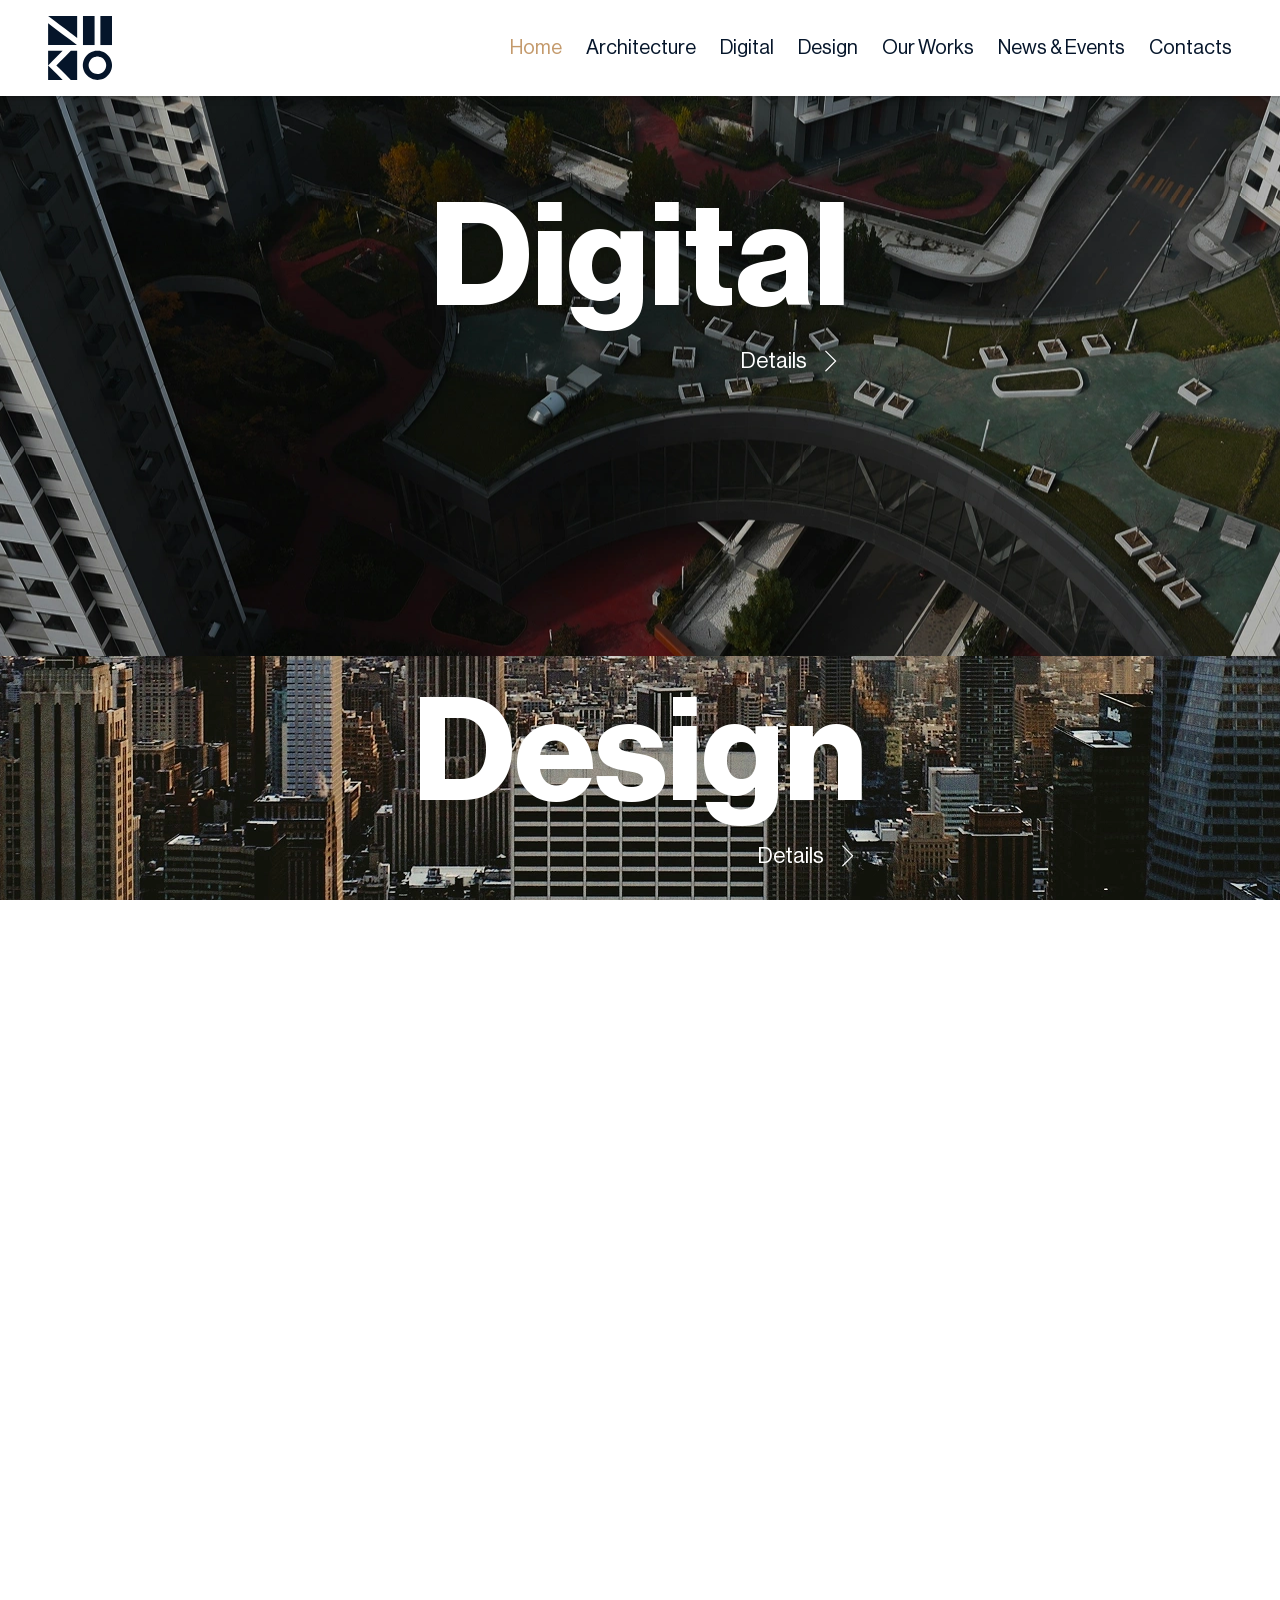
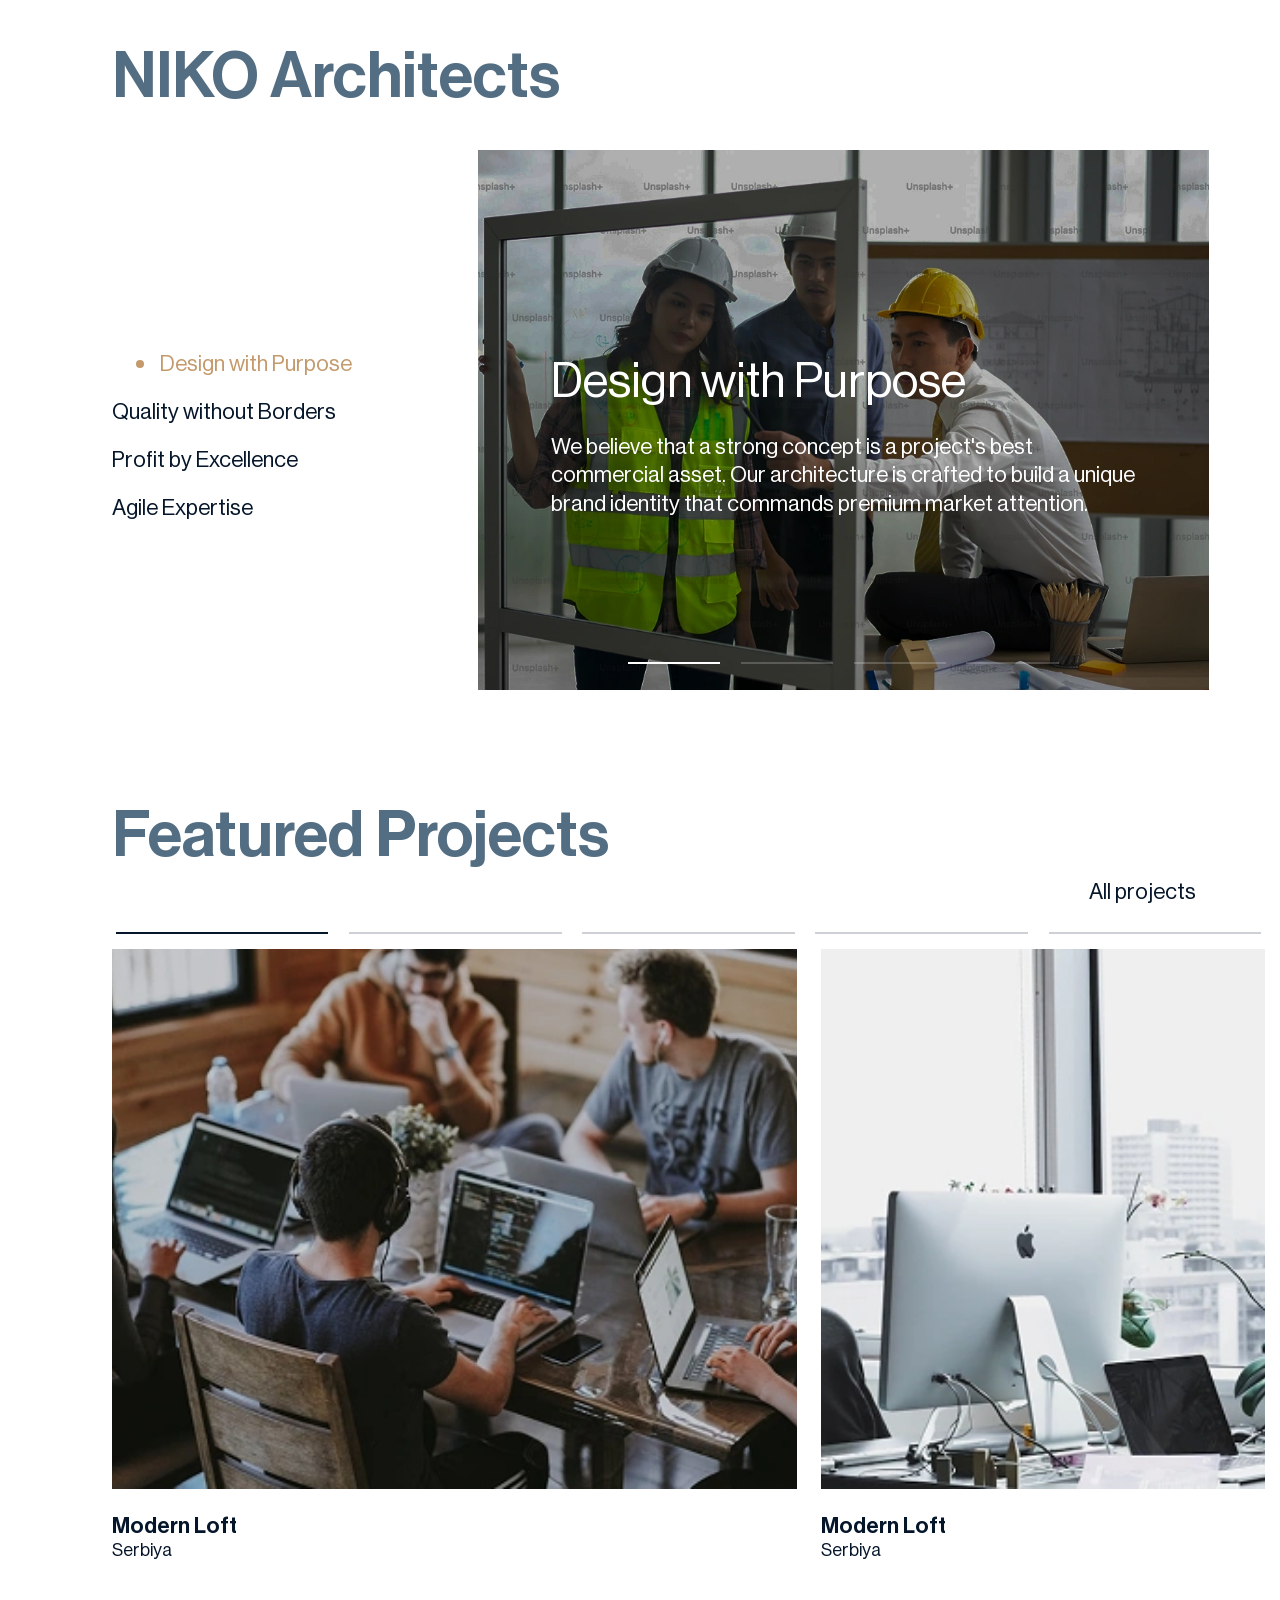
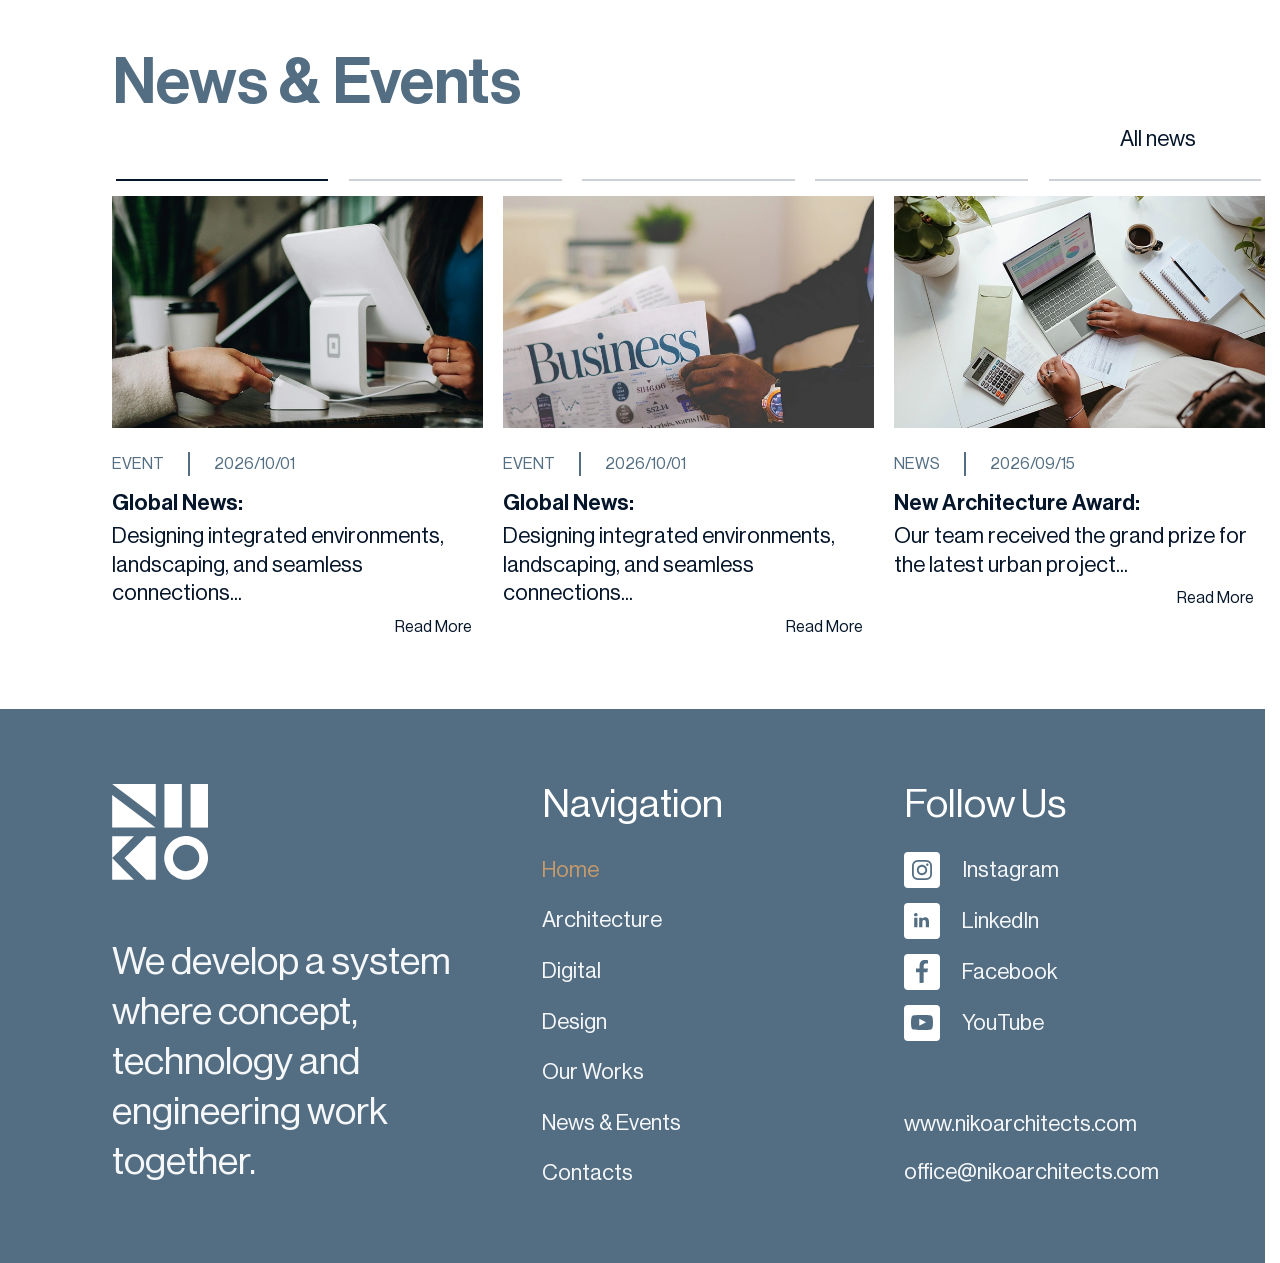
<file: index.html>
<!DOCTYPE html>
<html lang="en">

<head>
  <meta charset="UTF-8">
  <meta name="viewport" content="width=device-width, initial-scale=1.0">

  <!-- 1. Основное SEO (Главная страница) -->
  <title>Niko19 | Architectural Bureau & Digital Design Studio Europe</title>
  <meta name="description"
    content="Niko is a creative bureau specializing in innovative architecture, digital art, and bespoke interior design. We transform bold concepts into iconic spatial experiences across Europe.">
  <link rel="canonical" href="https://yourdomain.com">
  <meta property="og:type" content="website">
  <meta property="og:title" content="Niko | Architecture & Digital Design">
  <meta property="og:description"
    content="Bespoke architectural solutions and digital art laboratory. Concept to reality.">
  <meta property="og:image" content="https://yourdomain.comimages/og-main.jpg">
  <meta property="og:url" content="https://yourdomain.com">
  <link rel="icon" type="image/x-icon" href="favicon.ico">
  
  <link rel="stylesheet" href="styles/swiper-bundle.min.css" />
  <link rel="stylesheet" href="styles/styles.css">
</head>


<body class="home-page">
  <header class="main-header">
    <a href="index.html" class="header-logo-place" aria-label="Niko Home Page">
      <svg version="1.1" xmlns="http://www.w3.org/2000/svg" xmlns:xlink="http://www.w3.org/1999/xlink" x="0px" y="0px"
        viewBox="0 0 500 500" style="enable-background:new 0 0 500 500;" xml:space="preserve" role="img">
        <title>Niko Logo</title>
        <g>
          <path class="st0" d="M227.8,0.1v171.2l-45.4-34.2v-0.9h-1.1C123.4,92.6,58.8,43.9,0.9,0.3V0.1H227.8z" />
          <rect x="273.2" y="0.1" class="st0" width="90.7" height="226.8" />
          <rect x="409.3" y="0.1" class="st0" width="90.7" height="226.8" />
          <polygon class="st0" points="46.3,90.9 46.3,91.3 45.7,90.9 	" />
          <polygon class="st0" points="46.3,90.9 46.3,91.3 45.7,90.9 	" />
          <polygon class="st0" points="182.4,136.2 182.4,137.1 181.3,136.2 	" />
          <path class="st0" d="M226.3,227H0.9V57.1C74.1,112.3,153.2,171.9,226.3,227z" />
          <polygon class="st0" points="114.4,272.3 33,353.7 23.6,363.1 0.9,385.8 0.9,272.3 	" />
          <polygon class="st0" points="114.4,499.2 0.9,499.2 0.9,385.8 69,453.8 91.7,476.5 	" />
          <polygon class="st0" points="227.8,272.3 227.8,499.2 178.5,499.2 137.1,457.7 133.2,453.8 87.8,408.4 65.1,385.8 87.8,363.1 
       91.7,359.2 133.1,317.7 178.5,272.3 	" />
          <path class="st0" d="M497.8,363.1c-3.3-16.7-10.2-32.1-20-45.4c-6.5-8.9-14.4-16.8-23.2-23.5c-13.2-10-28.6-17.1-45.4-20.6
       c-2.6-0.5-5.2-1-7.8-1.3c-5-0.7-10.2-1-15.4-1c-5.2,0-10.4,0.4-15.4,1c-2.3,0.3-4.5,0.7-6.8,1.1c-16.7,3.3-32.2,10.3-45.4,20
       c-9.3,6.8-17.4,15-24.2,24.2c-9.8,13.2-16.7,28.6-20,45.4c-0.4,2.2-0.8,4.4-1.1,6.7c-0.7,5.1-1.1,10.2-1.1,15.5s0.4,10.4,1.1,15.5
       c0.3,2.6,0.8,5.2,1.3,7.7c3.5,16.8,10.6,32.2,20.6,45.4c6.7,8.8,14.6,16.6,23.5,23.2c13.2,9.8,28.6,16.7,45.4,20
       c7.2,1.4,14.6,2.2,22.2,2.2c8,0,15.7-0.8,23.2-2.4c16.8-3.5,32.2-10.6,45.4-20.6c8.5-6.4,16-13.9,22.4-22.4
       c10-13.2,17.1-28.6,20.6-45.4c1.6-7.5,2.4-15.3,2.4-23.2C500,377.6,499.3,370.2,497.8,363.1z M450.6,408.4
       c-6.9,19.2-22.1,34.4-41.3,41.3c-7.2,2.6-15.1,4.1-23.2,4.1c-7.8,0-15.2-1.3-22.2-3.7c-19.7-6.7-35.3-22.2-42.4-41.7
       c-1.3-3.6-2.3-7.3-3-11.2c-0.7-3.9-1.1-7.9-1.1-12c0-4.1,0.4-8.1,1.1-12c0.6-3.5,1.5-6.8,2.6-10.1c6.9-20,22.7-35.9,42.8-42.8
       c3.3-1.1,6.7-2,10.1-2.6c3.9-0.7,7.9-1.1,12-1.1s8.1,0.4,12,1.1c3.9,0.7,7.6,1.7,11.2,3c19.5,7,35,22.7,41.7,42.4
       c2.4,7,3.7,14.4,3.7,22.2C454.6,393.4,453.2,401.2,450.6,408.4z" />
        </g>
      </svg>
    </a>
    <nav class="main-nav" role="navigation" aria-label="Main Navigation">
      <ul class="menu-list">
        <li class="menu-item"><a href="index.html" class="menu-link">Home</a></li>
        <li class="menu-item"><a href="architecture.html" class="menu-link"
            title="Architectural Design and Bureau">Architecture</a></li>
        <li class="menu-item"><a href="digital.html" class="menu-link"
            title="Digital Solutions in Architecture">Digital</a></li>
        <li class="menu-item"><a href="design.html" class="menu-link" title="Interior and Industrial Design">Design</a>
        </li>
        <li class="menu-item"><a href="projects.html" class="menu-link">Our Works</a></li>
        <li class="menu-item"><a href="news.html" class="menu-link">News & Events</a></li>
        <li class="menu-item"><a href="contacts.html" class="menu-link">Contacts</a></li>
      </ul>
    </nav>

    <button class="mobile-burger" id="burger" aria-label="Open mobile menu" aria-expanded="false">
      <span></span>
      <span></span>
      <span></span>
    </button>

    <div class="mobile-menu" id="mobileMenu" aria-hidden="true">
      <nav class="mobile-nav" aria-label="Mobile Navigation">
        <a href="index.html" class="mobile-link">Home</a>
        <a href="architecture.html" class="mobile-link">Architecture</a>
        <a href="digital.html" class="mobile-link">Digital</a>
        <a href="design.html" class="mobile-link">Design</a>
        <a href="projects.html" class="mobile-link">Our Works</a>
        <a href="news.html" class="mobile-link">News & Events</a>
        <a href="contacts.html" class="mobile-link">Contacts</a>
      </nav>
    </div>
  </header>
  <div class="slider" id="mainSlider">
    <section class="slide" id="slide-1">
      <div class="image-container">
        <img src="images/hero-6.webp" alt="Niko Company - Visionary Architecture and Digital Design"
          fetchpriority="high">
      </div>
    </section>
    <section class="slide" id="slide-2">
      <div class="image-container">
        <img src="images/hero-2.webp" alt="Architectural Planning by Niko" loading="lazy">
      </div>
      <div class="slide-content">
        <div class="reveal-content">
          <h2 class="reveal-title">Architecture</h2>
          <a class="reveal-link" href="architecture.html" aria-label="Explore our Architecture projects">Details
            <svg width="12" height="24" viewBox="0 0 20 36" fill="none" aria-hidden="true">
              <path d="M0.707133 0.70717L17.6777 17.6777L0.707136 34.6483" stroke="white" stroke-width="2" />
            </svg>
          </a>
        </div>
      </div>
    </section>
    <section class="slide" id="slide-3">
      <div class="image-container">
        <img src="images/hero-4.webp" alt="Niko Digital Project Experience" loading="lazy">
      </div>
      <div class="slide-content">
        <div class="reveal-content">
          <h2 class="reveal-title">Digital</h2>
          <a class="reveal-link" href="digital.html" aria-label="View Digital project details">Details
            <svg width="12" height="24" viewBox="0 0 20 36" fill="none" aria-hidden="true">
              <path d="M0.707133 0.70717L17.6777 17.6777L0.707136 34.6483" stroke="white" stroke-width="2" />
            </svg>
          </a>
        </div>
      </div>
    </section>
    <section class="slide" id="slide-4">
      <div class="image-container">
        <img src="images/hero-8.webp" alt="Niko Design Project Experience" loading="lazy">
      </div>
      <div class="slide-content">
        <div class="reveal-content">
          <h2 class="reveal-title">Design</h2>
          <a class="reveal-link" href="design.html" aria-label="View Design project details">Details
            <svg width="12" height="24" viewBox="0 0 20 36" fill="none" aria-hidden="true">
              <path d="M0.707133 0.70717L17.6777 17.6777L0.707136 34.6483" stroke="white" stroke-width="2" />
            </svg>
          </a>
        </div>
      </div>
    </section>
    <section class="slide" id="slide-5">
      <div class="image-container">
        <img src="images/hero-5.webp" alt="Bespoke Spatial Transformation by Niko" loading="lazy">
      </div>
      <div class="slide-content slide-content--5">
        <div class="reveal-content reveal-content--5">
          <h1 class="reveal-title--5 title">We are a multidisciplinary <br>architecture company dedicated <br>to the art
            of
            spatial transformation</h1>
        </div>
      </div>
    </section>
  </div>
  <div id="content-wrapper">
    <section class="about-section" id="about">
      <h2 class="about-title title">NIKO Architects</h2>
      <div class="about-body">
        <div class="about-right">
          <ul class="about-list" role="tablist">
            <li class="about-item active" data-index="0" role="tab" aria-selected="true">Design with Purpose</li>
            <li class="about-item" data-index="1" role="tab" aria-selected="false">Quality without Borders</li>
            <li class="about-item" data-index="2" role="tab" aria-selected="false">Profit by Excellence</li>
            <li class="about-item" data-index="3" role="tab" aria-selected="false">Agile Expertise</li>
          </ul>
        </div>
        <div class="about-left swiper about-slider">
          <div class="swiper-wrapper">
            <div class="swiper-slide">
              <article class="about-card">
                <img src="images/about-1.webp" alt="Global Standards and High-end Architectural Quality by NIKO"
                  loading="lazy">
                <div class="about-card-overlay ">
                  <h3>Design with Purpose</h3>
                  <p>We believe that a strong concept is a project's best commercial asset. Our architecture is crafted
                    to build a unique brand identity that commands premium market attention.</p>
                </div>
              </article>
            </div>
            <div class="swiper-slide">
              <article class="about-card">
                <img src="images/about-2.webp" alt="Global Standards and High-end Architectural Quality by NIKO"
                  loading="lazy">
                <div class="about-card-overlay">
                  <h3>Quality without Borders</h3>
                  <p>We bridge local ambition with global standards. By applying international benchmarks to every
                    detail, we deliver complex, high-end projects that stand the test of time.</p>
                </div>
              </article>
            </div>
            <div class="swiper-slide">
              <article class="about-card">
                <img src="images/about-3.webp" alt="Global Standards and High-end Architectural Quality by NIKO"
                  loading="lazy">
                <div class="about-card-overlay">
                  <h3>Profit by Excellence</h3>
                  <p>We prove that bold vision and developer goals are not at odds. Our approach optimizes every square
                    meter, turning ambitious aesthetics into measurable financial success.</p>
                </div>
              </article>
            </div>
            <div class="swiper-slide">
              <article class="about-card">
                <img src="images/about-4.webp" alt="Global Standards and High-end Architectural Quality by NIKO"
                  loading="lazy">
                <div class="about-card-overlay">
                  <h3>Agile Expertise</h3>
                  <p>We tackle large-scale urban challenges through a tight-knit synergy of architects, urbanists, and
                    product experts, ensuring a holistic perspective from the first sketch to the final brick.</p>
                </div>
              </article>
            </div>
          </div>
          <div class="about-pagination" aria-hidden="true"></div>
        </div>
      </div>
    </section>
    <section class="projects-section" id="works">
      <h2 class="projects-title title">Featured Projects</h2>
      <a class="projects-link-page" href="projects.html" title="View our complete architectural portfolio">All
        projects</a>
      <div class="projects-pagination" aria-hidden="true"></div>
      <div class="projects-container swiper" aria-label="Portfolio gallery">
        <div class="swiper-wrapper" id="projects-wrapper">
        </div>
      </div>
    </section>
    <section class="news-section" id="news">
      <h2 class="news-title title">News & Events</h2>
      <a class="news-link-page" href="news.html" title="Read all architectural and digital news from Niko">All news</a>
      <div class="news-pagination" aria-hidden="true"></div>
      <div class="news-container swiper" aria-label="Niko News and Industry Events">
        <div class="swiper-wrapper" id="news-wrapper">
        </div>
      </div>
    </section>
  </div>
  <footer class="footer">
    <div class="footer__body">
      <div class="footer__col footer__col--1">
        <a class="footer__logo" href="index.html" aria-label="Niko Logo - Back to Home">
          <svg version="1.1" role="img" x="0px" y="0px" viewBox="0 0 500 500" xml:space="preserve">
            <title>Niko Architectural Bureau</title>
            <g>
              <path d="M227.8,0.1v171.2l-45.4-34.2v-0.9h-1.1C123.4,92.6,58.8,43.9,0.9,0.3V0.1H227.8z" />
              <rect x="273.2" y="0.1" width="90.7" height="226.8" />
              <rect x="409.3" y="0.1" width="90.7" height="226.8" />
              <polygon points="46.3,90.9 46.3,91.3 45.7,90.9 	" />
              <polygon points="46.3,90.9 46.3,91.3 45.7,90.9 	" />
              <polygon points="182.4,136.2 182.4,137.1 181.3,136.2 	" />
              <path d="M226.3,227H0.9V57.1C74.1,112.3,153.2,171.9,226.3,227z" />
              <polygon points="114.4,272.3 33,353.7 23.6,363.1 0.9,385.8 0.9,272.3 	" />
              <polygon points="114.4,499.2 0.9,499.2 0.9,385.8 69,453.8 91.7,476.5 	" />
              <polygon points="227.8,272.3 227.8,499.2 178.5,499.2 137.1,457.7 133.2,453.8 87.8,408.4 65.1,385.8 87.8,363.1 
       91.7,359.2 133.1,317.7 178.5,272.3 	" />
              <path d="M497.8,363.1c-3.3-16.7-10.2-32.1-20-45.4c-6.5-8.9-14.4-16.8-23.2-23.5c-13.2-10-28.6-17.1-45.4-20.6
       c-2.6-0.5-5.2-1-7.8-1.3c-5-0.7-10.2-1-15.4-1c-5.2,0-10.4,0.4-15.4,1c-2.3,0.3-4.5,0.7-6.8,1.1c-16.7,3.3-32.2,10.3-45.4,20
       c-9.3,6.8-17.4,15-24.2,24.2c-9.8,13.2-16.7,28.6-20,45.4c-0.4,2.2-0.8,4.4-1.1,6.7c-0.7,5.1-1.1,10.2-1.1,15.5s0.4,10.4,1.1,15.5
       c0.3,2.6,0.8,5.2,1.3,7.7c3.5,16.8,10.6,32.2,20.6,45.4c6.7,8.8,14.6,16.6,23.5,23.2c13.2,9.8,28.6,16.7,45.4,20
       c7.2,1.4,14.6,2.2,22.2,2.2c8,0,15.7-0.8,23.2-2.4c16.8-3.5,32.2-10.6,45.4-20.6c8.5-6.4,16-13.9,22.4-22.4
       c10-13.2,17.1-28.6,20.6-45.4c1.6-7.5,2.4-15.3,2.4-23.2C500,377.6,499.3,370.2,497.8,363.1z M450.6,408.4
       c-6.9,19.2-22.1,34.4-41.3,41.3c-7.2,2.6-15.1,4.1-23.2,4.1c-7.8,0-15.2-1.3-22.2-3.7c-19.7-6.7-35.3-22.2-42.4-41.7
       c-1.3-3.6-2.3-7.3-3-11.2c-0.7-3.9-1.1-7.9-1.1-12c0-4.1,0.4-8.1,1.1-12c0.6-3.5,1.5-6.8,2.6-10.1c6.9-20,22.7-35.9,42.8-42.8
       c3.3-1.1,6.7-2,10.1-2.6c3.9-0.7,7.9-1.1,12-1.1s8.1,0.4,12,1.1c3.9,0.7,7.6,1.7,11.2,3c19.5,7,35,22.7,41.7,42.4
       c2.4,7,3.7,14.4,3.7,22.2C454.6,393.4,453.2,401.2,450.6,408.4z" />
            </g>
          </svg>
        </a>
        <div class="footer__appeal">
          We develop a system where concept, technology and engineering work together.
        </div>
        <!-- Юридический блок (очень важно для Европы) -->
        <!-- <div class="footer__legal-info" style="font-size: 12px; margin-top: 20px; opacity: 0.6;">
          Niko Bureau LTD <br>
          VAT ID: [Your VAT Number] <br>
          Berlin, Germany (или ваш адрес)
        </div> -->
      </div>

      <div class="footer__col">
        <div class="footer__col-title">Navigation</div>
        <ul class="footer__menu-list">
          <li class="footer__menu-item"><a href="index.html" class="footer__menu-link">Home</a></li>
          <li class="footer__menu-item"><a href="architecture.html" class="footer__menu-link">Architecture</a></li>
          <li class="footer__menu-item"><a href="digital.html" class="footer__menu-link">Digital</a></li>
          <li class="footer__menu-item"><a href="design.html" class="footer__menu-link">Design</a></li>
          <li class="footer__menu-item"><a href="projects.html" class="footer__menu-link">Our Works</a></li>
          <li class="footer__menu-item"><a href="news.html" class="footer__menu-link">News & Events</a></li>
          <li class="footer__menu-item"><a href="contacts.html" class="footer__menu-link">Contacts</a></li>
        </ul>
      </div>
      <div class="footer__col">
        <div class="footer__col-title">Follow Us</div>
        <ul class="footer__soc1als-list">
          <li class="footer__soc1als-item">
            <a class="footer__soc1als-link" href="/" target="_blank" rel="noopener" aria-label="Follow us on Instagram">
              <div class="footer__svg-wrapper">
                <svg width="20" height="20" viewBox="0 0 20 20" fill="none" xmlns="http://www.w3.org/2000/svg">
                  <path
                    d="M10 1.80723C12.6506 1.80723 13.0121 1.80723 14.0964 1.80723C15.0602 1.80723 15.5422 2.04819 15.9036 2.16868C16.3855 2.40964 16.747 2.53012 17.1084 2.89157C17.4699 3.25301 17.7108 3.61446 17.8313 4.09639C17.9518 4.45783 18.0723 4.93976 18.1928 5.90362C18.1928 6.98795 18.1928 7.22892 18.1928 10C18.1928 12.7711 18.1928 13.0121 18.1928 14.0964C18.1928 15.0602 17.9518 15.5422 17.8313 15.9036C17.5904 16.3855 17.4699 16.747 17.1084 17.1084C16.747 17.4699 16.3855 17.7108 15.9036 17.8313C15.5422 17.9518 15.0602 18.0723 14.0964 18.1928C13.0121 18.1928 12.7711 18.1928 10 18.1928C7.22892 18.1928 6.98795 18.1928 5.90362 18.1928C4.93976 18.1928 4.45783 17.9518 4.09639 17.8313C3.61446 17.5904 3.25301 17.4699 2.89157 17.1084C2.53012 16.747 2.28916 16.3855 2.16868 15.9036C2.04819 15.5422 1.92771 15.0602 1.80723 14.0964C1.80723 13.0121 1.80723 12.7711 1.80723 10C1.80723 7.22892 1.80723 6.98795 1.80723 5.90362C1.80723 4.93976 2.04819 4.45783 2.16868 4.09639C2.40964 3.61446 2.53012 3.25301 2.89157 2.89157C3.25301 2.53012 3.61446 2.28916 4.09639 2.16868C4.45783 2.04819 4.93976 1.92771 5.90362 1.80723C6.98795 1.80723 7.3494 1.80723 10 1.80723ZM10 0C7.22892 0 6.98795 0 5.90362 0C4.81928 0 4.09639 0.240965 3.49398 0.481928C2.89157 0.722892 2.28916 1.08434 1.68675 1.68675C1.08434 2.28916 0.843374 2.77109 0.481928 3.49398C0.240965 4.09639 0.120482 4.81928 0 5.90362C0 6.98795 0 7.3494 0 10C0 12.7711 0 13.0121 0 14.0964C0 15.1807 0.240965 15.9036 0.481928 16.506C0.722892 17.1084 1.08434 17.7108 1.68675 18.3133C2.28916 18.9157 2.77109 19.1566 3.49398 19.5181C4.09639 19.759 4.81928 19.8795 5.90362 20C6.98795 20 7.3494 20 10 20C12.6506 20 13.0121 20 14.0964 20C15.1807 20 15.9036 19.759 16.506 19.5181C17.1084 19.2771 17.7108 18.9157 18.3133 18.3133C18.9157 17.7108 19.1566 17.2289 19.5181 16.506C19.759 15.9036 19.8795 15.1807 20 14.0964C20 13.0121 20 12.6506 20 10C20 7.3494 20 6.98795 20 5.90362C20 4.81928 19.759 4.09639 19.5181 3.49398C19.2771 2.89157 18.9157 2.28916 18.3133 1.68675C17.7108 1.08434 17.2289 0.843374 16.506 0.481928C15.9036 0.240965 15.1807 0.120482 14.0964 0C13.0121 0 12.7711 0 10 0Z"
                    fill="#536E83" />
                  <path
                    d="M10 4.81928C7.10843 4.81928 4.81928 7.10843 4.81928 10C4.81928 12.8916 7.10843 15.1807 10 15.1807C12.8916 15.1807 15.1807 12.8916 15.1807 10C15.1807 7.10843 12.8916 4.81928 10 4.81928ZM10 13.3735C8.19277 13.3735 6.62651 11.9277 6.62651 10C6.62651 8.19277 8.07229 6.62651 10 6.62651C11.8072 6.62651 13.3735 8.07229 13.3735 10C13.3735 11.8072 11.8072 13.3735 10 13.3735Z"
                    fill="#536E83" />
                  <path
                    d="M15.3012 5.90362C15.9666 5.90362 16.506 5.3642 16.506 4.6988C16.506 4.03339 15.9666 3.49398 15.3012 3.49398C14.6358 3.49398 14.0964 4.03339 14.0964 4.6988C14.0964 5.3642 14.6358 5.90362 15.3012 5.90362Z"
                    fill="#536E83" />
                </svg>
              </div>
              Instagram
            </a>
          </li>
          <li class="footer__soc1als-item">
            <a class="footer__soc1als-link" href="/" target="_blank" rel="noopener" aria-label="Follow us on LinkedIn">
              <div class="footer__svg-wrapper">
                <svg width="15" height="15" viewBox="0 0 15 15" fill="none" xmlns="http://www.w3.org/2000/svg">
                  <path
                    d="M15 8.7444V14.2601H11.7713V9.08072C11.7713 7.80269 11.3004 6.92825 10.157 6.92825C9.28251 6.92825 8.74439 7.53363 8.5426 8.07175C8.47534 8.27354 8.40807 8.5426 8.40807 8.87892V14.2601H5.17937C5.17937 14.2601 5.24664 5.5157 5.17937 4.64126H8.40807V5.98655C8.81166 5.3139 9.61883 4.3722 11.3004 4.3722C13.3856 4.3722 15 5.78475 15 8.7444ZM1.81614 0C0.739908 0 0 0.73991 0 1.68161C0 2.62332 0.672645 3.36323 1.74888 3.36323C2.89238 3.36323 3.56502 2.62332 3.56502 1.68161C3.63229 0.672646 2.95964 0 1.81614 0ZM0.201793 14.2601H3.43049V4.64126H0.201793V14.2601Z"
                    fill="#536E83" />
                </svg>
              </div>
              LinkedIn
            </a>
          </li>
          <li class="footer__soc1als-item">
            <a class="footer__soc1als-link" href="/" target="_blank" rel="noopener" aria-label="Follow us on Facebook">
              <div class="footer__svg-wrapper">
                <svg width="12" height="23" viewBox="0 0 12 23" fill="none" xmlns="http://www.w3.org/2000/svg">
                  <path
                    d="M7.65708 12.3648H11.3793L11.9637 8.56055H7.65632V6.48134C7.65632 4.90099 8.16957 3.49962 9.63891 3.49962H12V0.179741C11.5852 0.123382 10.7078 0 9.04996 0C5.58819 0 3.55867 1.8393 3.55867 6.0297V8.56055H0V12.3648H3.55867V22.821C4.26344 22.9276 4.97729 23 5.71007 23C6.37245 23 7.01893 22.9391 7.65708 22.8522V12.3648Z"
                    fill="#536E83" />
                </svg>
              </div>
              Facebook
            </a>
          </li>
          <li class="footer__soc1als-item">
            <a class="footer__soc1als-link" href="/" target="_blank" rel="noopener" aria-label="Follow us on Youtube">
              <div class="footer__svg-wrapper">
                <svg width="22" height="15" viewBox="0 0 22 15" fill="none" xmlns="http://www.w3.org/2000/svg">
                  <path fill-rule="evenodd" clip-rule="evenodd"
                    d="M2.26249 14.5568C1.87023 14.4408 1.51232 14.2343 1.21896 13.9549C0.925599 13.6754 0.705403 13.3312 0.576947 12.9512C-0.157079 10.9874 -0.374569 2.78693 1.03911 1.16807C1.50961 0.641449 2.17389 0.317218 2.88777 0.265759C6.68024 -0.13232 18.3975 -0.0792426 19.7432 0.398453C20.1217 0.518323 20.4675 0.720256 20.7547 0.989122C21.0419 1.25799 21.263 1.58681 21.4015 1.95096C22.2035 3.98117 22.2307 11.3589 21.2928 13.3095C21.044 13.8173 20.6275 14.2285 20.1102 14.4772C18.6965 15.1672 4.13833 15.1539 2.26249 14.5568ZM8.28422 10.7087L15.0808 7.25869L8.28422 3.78213V10.7087Z"
                    fill="#536E83" />
                </svg>
              </div>
              YouTube
            </a>
          </li>
        </ul>
        <a href="https//www.nikoarchitects.com" class="footer__menu-out-link" target="_blank"
          rel="noopener noreferrer">www.nikoarchitects.com</a>
        <a href="mailto:office@nikoarchitects.com" class="footer__menu-email">office@nikoarchitects.com</a>
      </div>
    </div>
    <!-- <div class="footer__bottom" style="border-top: 1px solid rgba(255,255,255,0.1); padding-top: 20px; margin-top: 40px; display: flex; justify-content: space-between; font-size: 12px;">
      <div class="footer__copy">© 2026 Niko Bureau. All rights reserved.</div>
      <div class="footer__legal-links">
        <a href="privacy.html" style="margin-left: 20px;">Privacy Policy</a>
        <a href="cookies.html" style="margin-left: 20px;">Cookies Policy</a>
      </div>
    </div> -->
  </footer>
  <div class="cube-viewport" role="img" aria-label="Niko Interactive 3D Cube Logo">
    <div class="cube" id="hero-cube">
      <div class="side front active-side">
        <div class="side-image">
          <svg version="1.1" aria-hidden="true"  viewBox="0 0 500 500">
            <title>Niko Symbol</title>
            <g>
              <path class="st0" d="M227.8,0.1v171.2l-45.4-34.2v-0.9h-1.1C123.4,92.6,58.8,43.9,0.9,0.3V0.1H227.8z" />
              <rect x="273.2" y="0.1" class="st0" width="90.7" height="226.8" />
              <rect x="409.3" y="0.1" class="st0" width="90.7" height="226.8" />
              <polygon class="st0" points="46.3,90.9 46.3,91.3 45.7,90.9 	" />
              <polygon class="st0" points="46.3,90.9 46.3,91.3 45.7,90.9 	" />
              <polygon class="st0" points="182.4,136.2 182.4,137.1 181.3,136.2 	" />
              <path class="st0" d="M226.3,227H0.9V57.1C74.1,112.3,153.2,171.9,226.3,227z" />
              <polygon class="st0" points="114.4,272.3 33,353.7 23.6,363.1 0.9,385.8 0.9,272.3 	" />
              <polygon class="st0" points="114.4,499.2 0.9,499.2 0.9,385.8 69,453.8 91.7,476.5 	" />
              <polygon class="st0" points="227.8,272.3 227.8,499.2 178.5,499.2 137.1,457.7 133.2,453.8 87.8,408.4 65.1,385.8 87.8,363.1 
           91.7,359.2 133.1,317.7 178.5,272.3 	" />
              <path class="st0" d="M497.8,363.1c-3.3-16.7-10.2-32.1-20-45.4c-6.5-8.9-14.4-16.8-23.2-23.5c-13.2-10-28.6-17.1-45.4-20.6
           c-2.6-0.5-5.2-1-7.8-1.3c-5-0.7-10.2-1-15.4-1c-5.2,0-10.4,0.4-15.4,1c-2.3,0.3-4.5,0.7-6.8,1.1c-16.7,3.3-32.2,10.3-45.4,20
           c-9.3,6.8-17.4,15-24.2,24.2c-9.8,13.2-16.7,28.6-20,45.4c-0.4,2.2-0.8,4.4-1.1,6.7c-0.7,5.1-1.1,10.2-1.1,15.5s0.4,10.4,1.1,15.5
           c0.3,2.6,0.8,5.2,1.3,7.7c3.5,16.8,10.6,32.2,20.6,45.4c6.7,8.8,14.6,16.6,23.5,23.2c13.2,9.8,28.6,16.7,45.4,20
           c7.2,1.4,14.6,2.2,22.2,2.2c8,0,15.7-0.8,23.2-2.4c16.8-3.5,32.2-10.6,45.4-20.6c8.5-6.4,16-13.9,22.4-22.4
           c10-13.2,17.1-28.6,20.6-45.4c1.6-7.5,2.4-15.3,2.4-23.2C500,377.6,499.3,370.2,497.8,363.1z M450.6,408.4
           c-6.9,19.2-22.1,34.4-41.3,41.3c-7.2,2.6-15.1,4.1-23.2,4.1c-7.8,0-15.2-1.3-22.2-3.7c-19.7-6.7-35.3-22.2-42.4-41.7
           c-1.3-3.6-2.3-7.3-3-11.2c-0.7-3.9-1.1-7.9-1.1-12c0-4.1,0.4-8.1,1.1-12c0.6-3.5,1.5-6.8,2.6-10.1c6.9-20,22.7-35.9,42.8-42.8
           c3.3-1.1,6.7-2,10.1-2.6c3.9-0.7,7.9-1.1,12-1.1s8.1,0.4,12,1.1c3.9,0.7,7.6,1.7,11.2,3c19.5,7,35,22.7,41.7,42.4
           c2.4,7,3.7,14.4,3.7,22.2C454.6,393.4,453.2,401.2,450.6,408.4z" />
            </g>
          </svg>
        </div>
      </div>
      <div class="side top">
        <div class="side-image--2">
          <svg width="346" height="99" viewBox="0 0 346 99" fill="none"  role="img">
            <title>Niko Brand Name</title>
            <path
              d="M1.5 94.684V3.164H28.252L58.204 54.62H58.46V3.164H84.316V94.684H56.668L27.612 42.844H27.356V94.684H1.5ZM108.175 94.684V3.164H134.927V94.684H108.175ZM158.725 94.684V3.164H185.477V33.116L213.125 3.164H243.845L209.669 40.028L245.765 94.684H214.661L191.365 58.46L185.477 65.116V94.684H158.725ZM331.694 83.548C323.161 92.4227 311.897 96.86 297.902 96.86C283.907 96.86 272.686 92.4227 264.238 83.548C255.79 74.588 251.566 63.1533 251.566 49.244C251.566 35.3347 255.79 23.9 264.238 14.94C272.686 5.98 283.907 1.5 297.902 1.5C311.897 1.5 323.161 5.98 331.694 14.94C340.227 23.9 344.494 35.3347 344.494 49.244C344.494 63.1533 340.227 74.588 331.694 83.548ZM283.694 68.188C287.022 73.052 291.801 75.484 298.03 75.484C304.259 75.484 309.038 73.052 312.366 68.188C315.694 63.324 317.358 57.0093 317.358 49.244C317.358 41.4787 315.694 35.164 312.366 30.3C309.038 25.3507 304.259 22.876 298.03 22.876C291.801 22.876 287.022 25.3507 283.694 30.3C280.366 35.164 278.702 41.4787 278.702 49.244C278.702 57.0093 280.366 63.324 283.694 68.188Z"
              stroke-width="2" stroke-linejoin="round" />
          </svg>
        </div>
      </div>
      <div class="side back">
        <div class="side-image">
          <svg version="1.1" aria-hidden="true"  viewBox="0 0 500 500">
            <title>Niko Symbol</title>
            <g>
              <path class="st0" d="M227.8,0.1v171.2l-45.4-34.2v-0.9h-1.1C123.4,92.6,58.8,43.9,0.9,0.3V0.1H227.8z" />
              <rect x="273.2" y="0.1" class="st0" width="90.7" height="226.8" />
              <rect x="409.3" y="0.1" class="st0" width="90.7" height="226.8" />
              <polygon class="st0" points="46.3,90.9 46.3,91.3 45.7,90.9 	" />
              <polygon class="st0" points="46.3,90.9 46.3,91.3 45.7,90.9 	" />
              <polygon class="st0" points="182.4,136.2 182.4,137.1 181.3,136.2 	" />
              <path class="st0" d="M226.3,227H0.9V57.1C74.1,112.3,153.2,171.9,226.3,227z" />
              <polygon class="st0" points="114.4,272.3 33,353.7 23.6,363.1 0.9,385.8 0.9,272.3 	" />
              <polygon class="st0" points="114.4,499.2 0.9,499.2 0.9,385.8 69,453.8 91.7,476.5 	" />
              <polygon class="st0" points="227.8,272.3 227.8,499.2 178.5,499.2 137.1,457.7 133.2,453.8 87.8,408.4 65.1,385.8 87.8,363.1 
           91.7,359.2 133.1,317.7 178.5,272.3 	" />
              <path class="st0" d="M497.8,363.1c-3.3-16.7-10.2-32.1-20-45.4c-6.5-8.9-14.4-16.8-23.2-23.5c-13.2-10-28.6-17.1-45.4-20.6
           c-2.6-0.5-5.2-1-7.8-1.3c-5-0.7-10.2-1-15.4-1c-5.2,0-10.4,0.4-15.4,1c-2.3,0.3-4.5,0.7-6.8,1.1c-16.7,3.3-32.2,10.3-45.4,20
           c-9.3,6.8-17.4,15-24.2,24.2c-9.8,13.2-16.7,28.6-20,45.4c-0.4,2.2-0.8,4.4-1.1,6.7c-0.7,5.1-1.1,10.2-1.1,15.5s0.4,10.4,1.1,15.5
           c0.3,2.6,0.8,5.2,1.3,7.7c3.5,16.8,10.6,32.2,20.6,45.4c6.7,8.8,14.6,16.6,23.5,23.2c13.2,9.8,28.6,16.7,45.4,20
           c7.2,1.4,14.6,2.2,22.2,2.2c8,0,15.7-0.8,23.2-2.4c16.8-3.5,32.2-10.6,45.4-20.6c8.5-6.4,16-13.9,22.4-22.4
           c10-13.2,17.1-28.6,20.6-45.4c1.6-7.5,2.4-15.3,2.4-23.2C500,377.6,499.3,370.2,497.8,363.1z M450.6,408.4
           c-6.9,19.2-22.1,34.4-41.3,41.3c-7.2,2.6-15.1,4.1-23.2,4.1c-7.8,0-15.2-1.3-22.2-3.7c-19.7-6.7-35.3-22.2-42.4-41.7
           c-1.3-3.6-2.3-7.3-3-11.2c-0.7-3.9-1.1-7.9-1.1-12c0-4.1,0.4-8.1,1.1-12c0.6-3.5,1.5-6.8,2.6-10.1c6.9-20,22.7-35.9,42.8-42.8
           c3.3-1.1,6.7-2,10.1-2.6c3.9-0.7,7.9-1.1,12-1.1s8.1,0.4,12,1.1c3.9,0.7,7.6,1.7,11.2,3c19.5,7,35,22.7,41.7,42.4
           c2.4,7,3.7,14.4,3.7,22.2C454.6,393.4,453.2,401.2,450.6,408.4z" />
            </g>
          </svg>
        </div>
      </div>
      <div class="side bottom">
        <div class="side-image--2">
          <svg width="346" height="99" viewBox="0 0 346 99" fill="none" role="img">
            <title>Niko Brand Name</title>
            <path
              d="M1.5 94.684V3.164H28.252L58.204 54.62H58.46V3.164H84.316V94.684H56.668L27.612 42.844H27.356V94.684H1.5ZM108.175 94.684V3.164H134.927V94.684H108.175ZM158.725 94.684V3.164H185.477V33.116L213.125 3.164H243.845L209.669 40.028L245.765 94.684H214.661L191.365 58.46L185.477 65.116V94.684H158.725ZM331.694 83.548C323.161 92.4227 311.897 96.86 297.902 96.86C283.907 96.86 272.686 92.4227 264.238 83.548C255.79 74.588 251.566 63.1533 251.566 49.244C251.566 35.3347 255.79 23.9 264.238 14.94C272.686 5.98 283.907 1.5 297.902 1.5C311.897 1.5 323.161 5.98 331.694 14.94C340.227 23.9 344.494 35.3347 344.494 49.244C344.494 63.1533 340.227 74.588 331.694 83.548ZM283.694 68.188C287.022 73.052 291.801 75.484 298.03 75.484C304.259 75.484 309.038 73.052 312.366 68.188C315.694 63.324 317.358 57.0093 317.358 49.244C317.358 41.4787 315.694 35.164 312.366 30.3C309.038 25.3507 304.259 22.876 298.03 22.876C291.801 22.876 287.022 25.3507 283.694 30.3C280.366 35.164 278.702 41.4787 278.702 49.244C278.702 57.0093 280.366 63.324 283.694 68.188Z"
              stroke-width="2" stroke-linejoin="round" />
          </svg>
        </div>
      </div>
    </div>
  </div>
  <script src="js/swiper-bundle.min.js"></script>
  <script src="js/main.js"></script>
  <script src="js/common.js"></script>
</body>

</html>
</file>
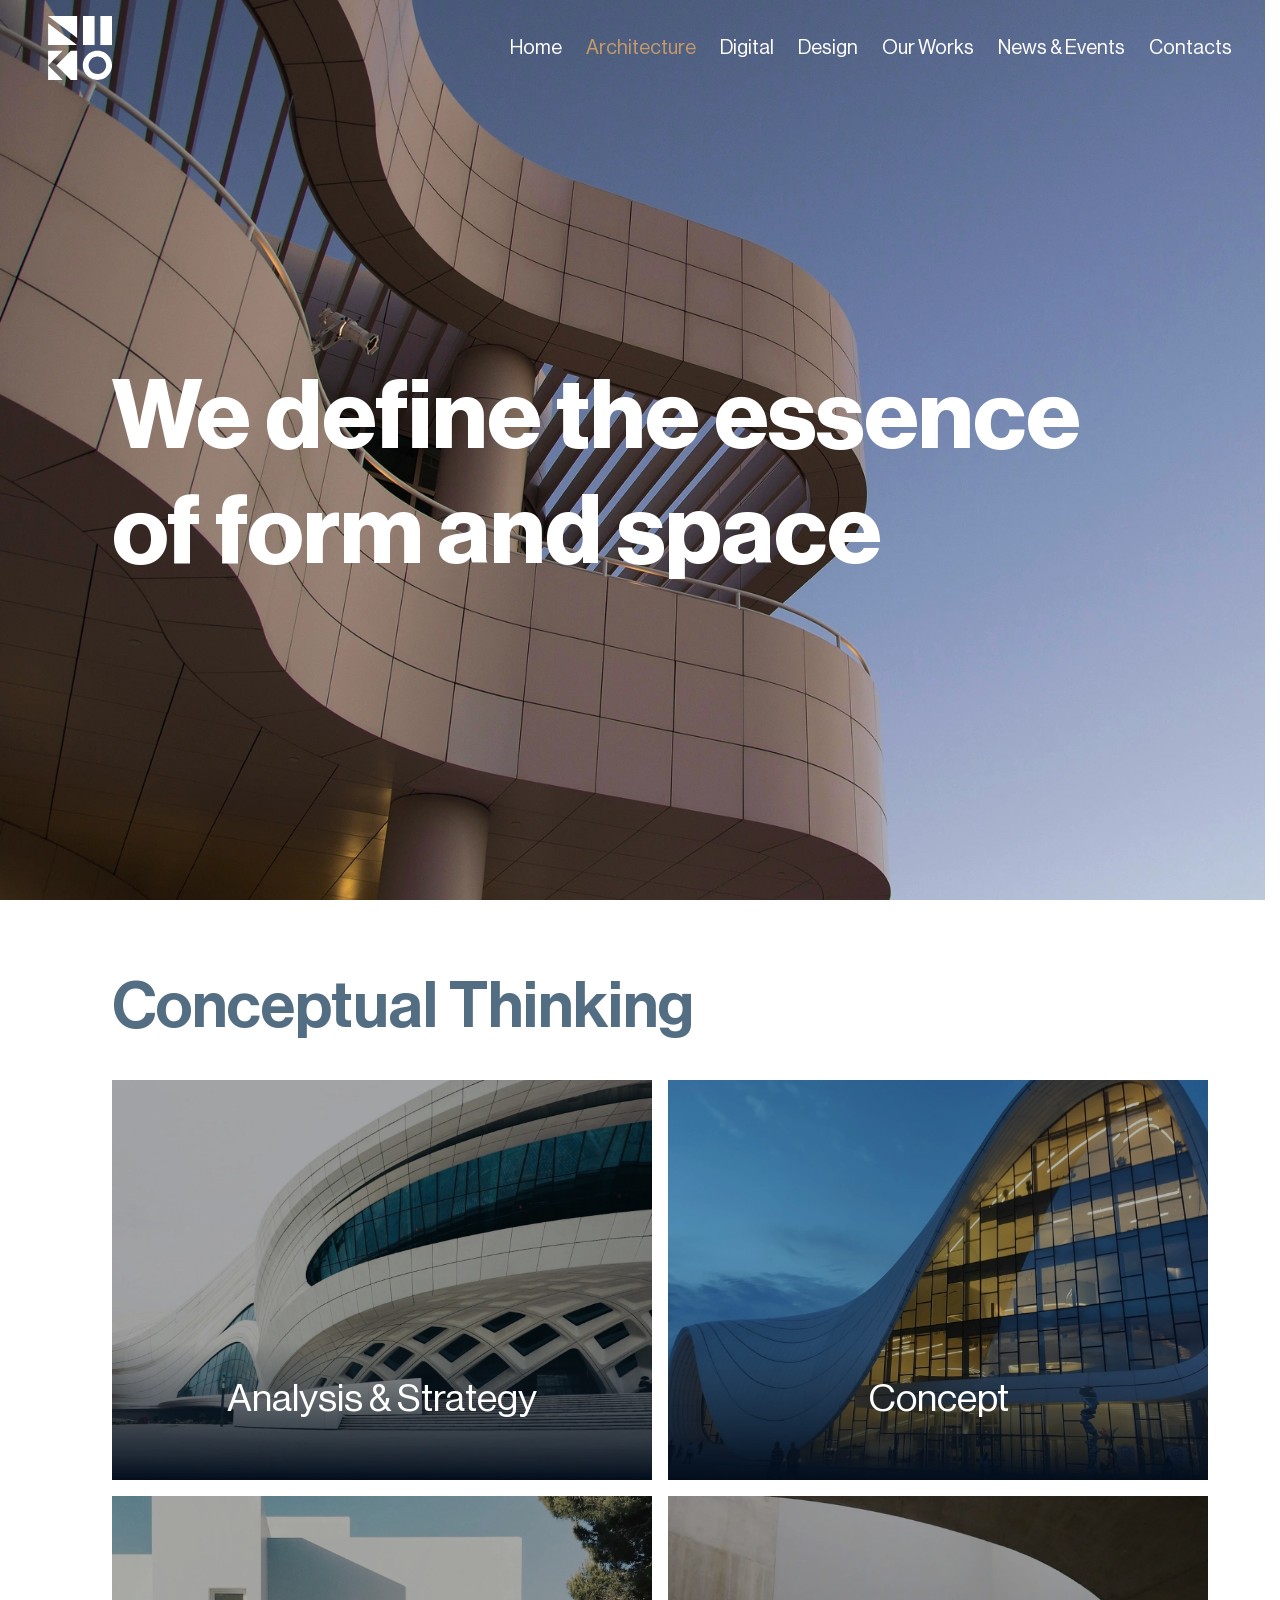
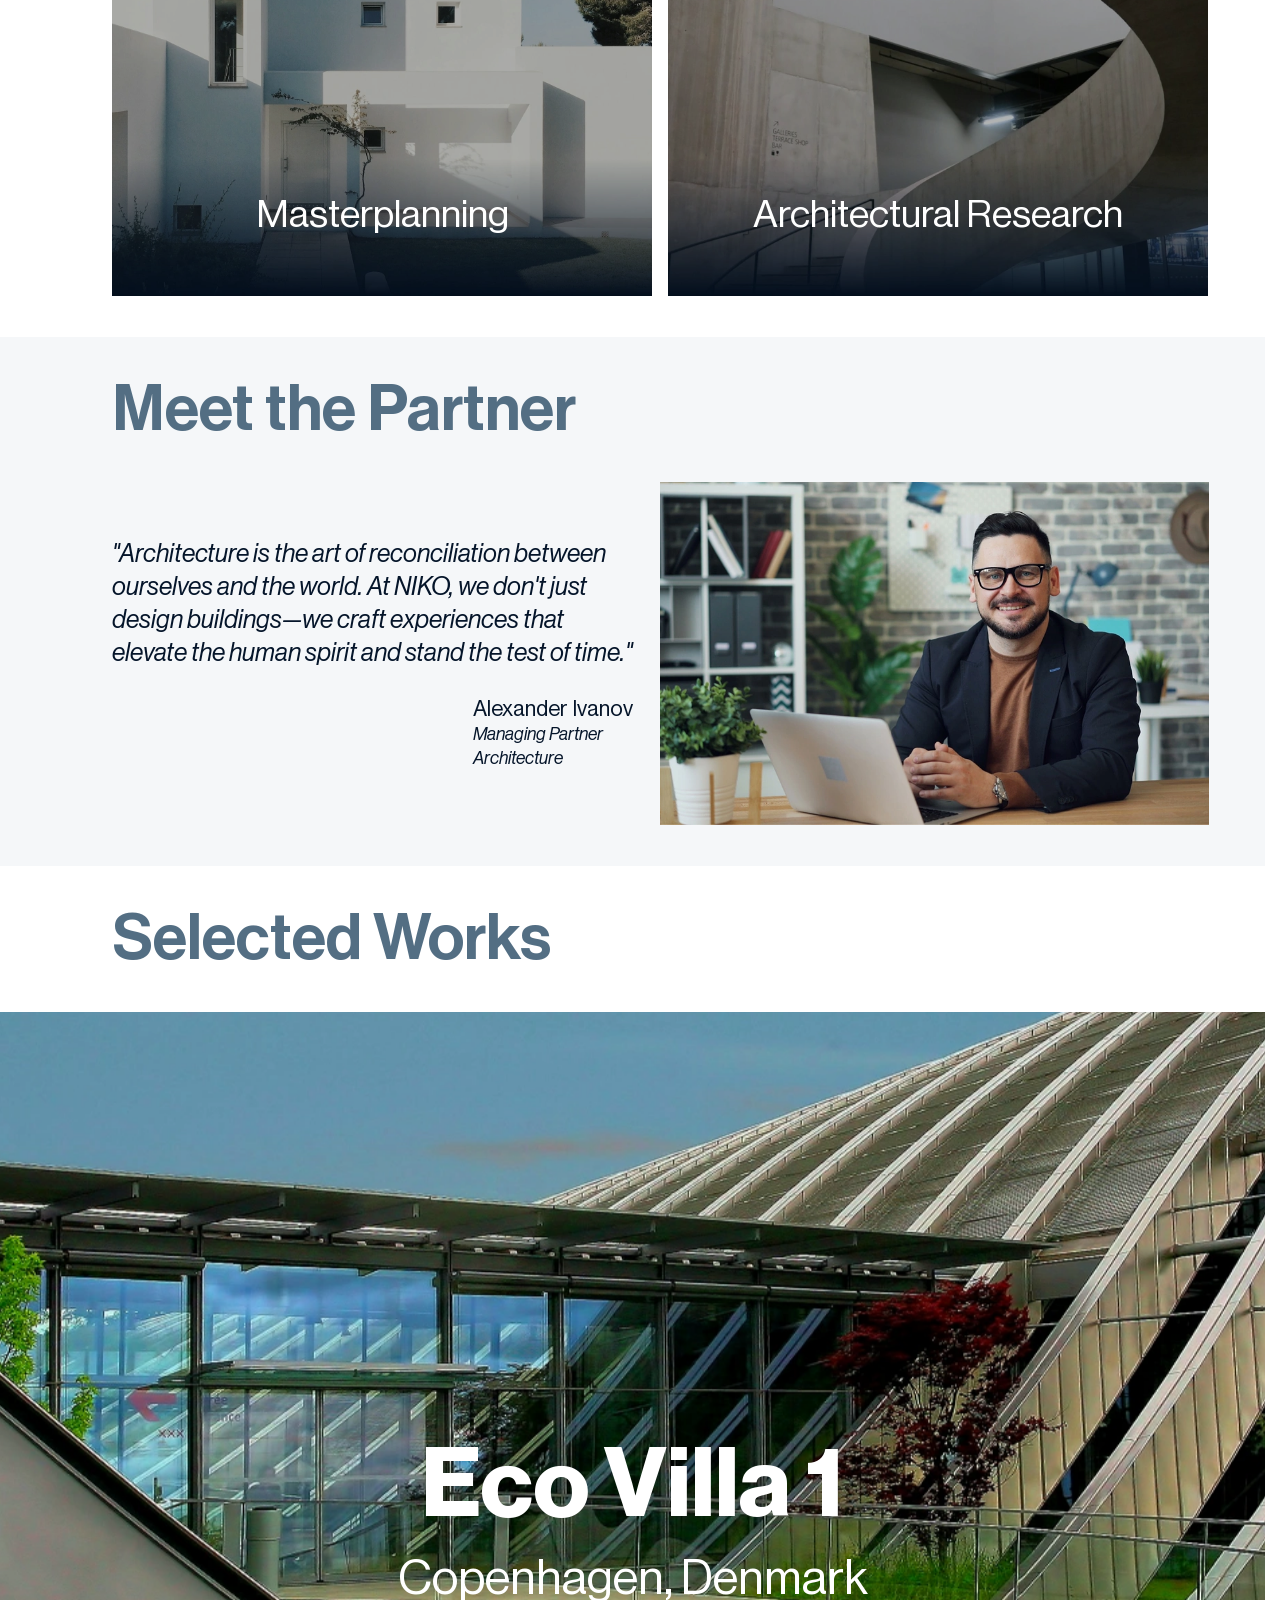
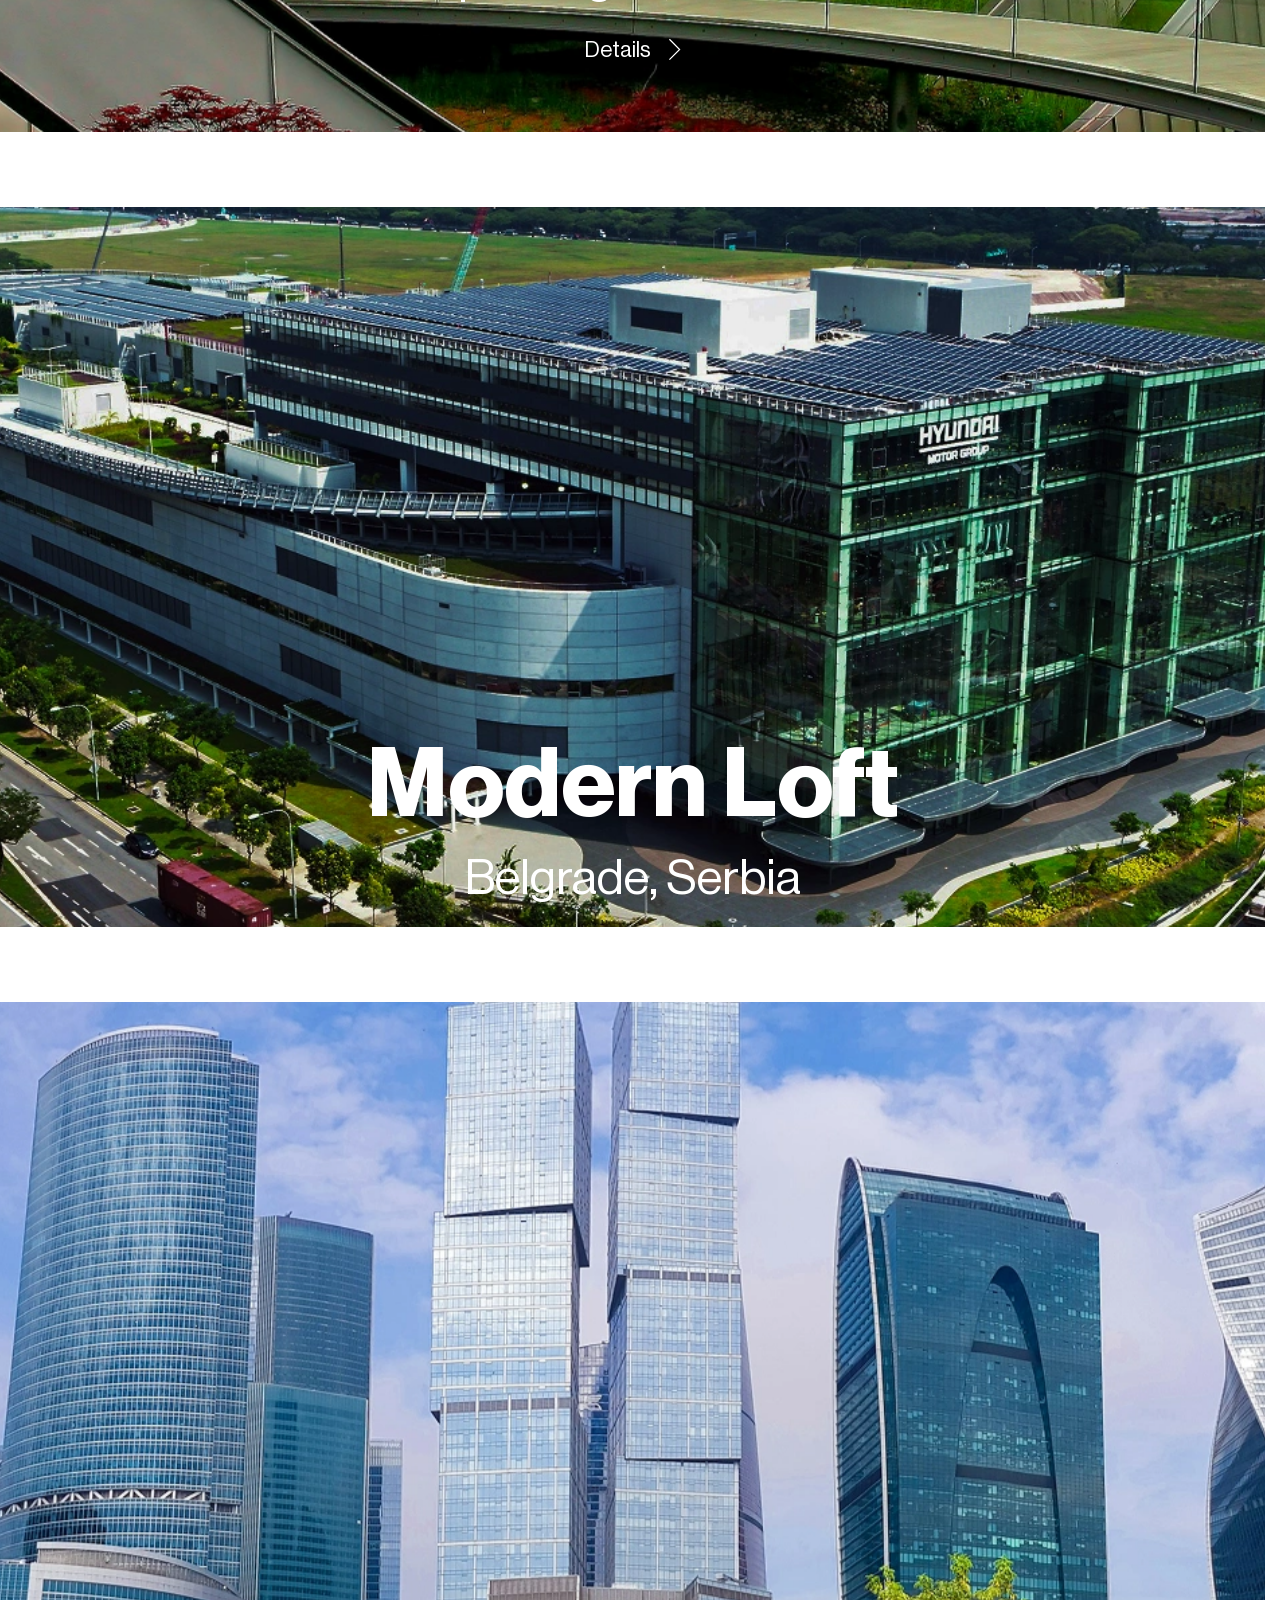
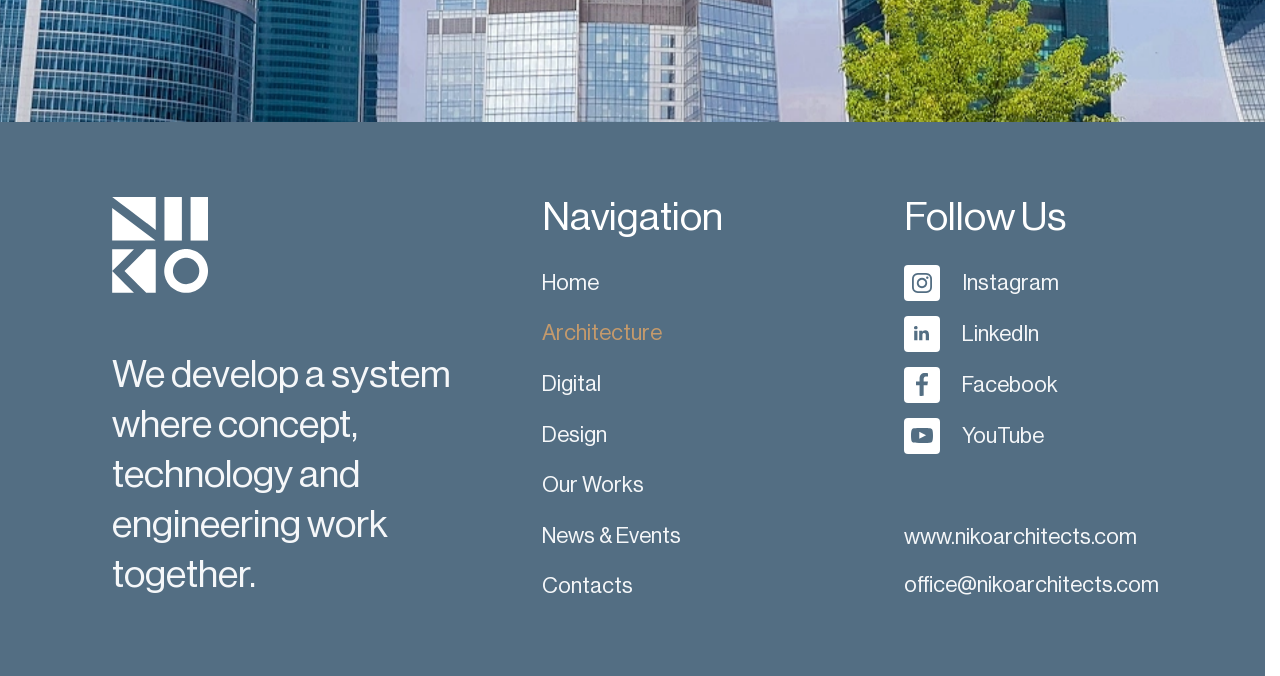
<file: architecture.html>
<!DOCTYPE html>
<html lang="en">

<head>
  <meta charset="UTF-8">
  <meta name="viewport" content="width=device-width, initial-scale=1.0">
  <title>Architectural Design & Planning | Niko Bureau Europe</title>
  <meta name="description"
    content="Niko offers professional architectural design, urban planning, and innovative spatial solutions for residential and commercial projects in Europe.">
  <link rel="canonical" href="https://yourdomain.com">
  <meta property="og:type" content="website">
  <meta property="og:title" content="Architectural Design by Niko">
  <meta property="og:description" content="Innovative architectural solutions from concept to realization.">
  <meta property="og:image" content="https://yourdomain.com">
  <meta property="og:url" content="https://yourdomain.com">
  <link rel="icon" type="image/x-icon" href="favicon.ico">
  <link rel="stylesheet" href="styles/swiper-bundle.min.css" />
  <link rel="stylesheet" href="styles/styles.css">
</head>


<body class="inner-page">
  <header class="main-header">
    <a href="index.html" class="static-logo" aria-label="Niko Home Page">
      <svg version="1.1" id="Слой_1" xmlns="http://www.w3.org/2000/svg" xmlns:xlink="http://www.w3.org/1999/xlink"
        x="0px" y="0px" viewBox="0 0 500 500" style="enable-background:new 0 0 500 500;" xml:space="preserve"
        role="img">
        <title>Niko Logo</title>
        <g>
          <path class="st0" d="M227.8,0.1v171.2l-45.4-34.2v-0.9h-1.1C123.4,92.6,58.8,43.9,0.9,0.3V0.1H227.8z" />
          <rect x="273.2" y="0.1" class="st0" width="90.7" height="226.8" />
          <rect x="409.3" y="0.1" class="st0" width="90.7" height="226.8" />
          <polygon class="st0" points="46.3,90.9 46.3,91.3 45.7,90.9 	" />
          <polygon class="st0" points="46.3,90.9 46.3,91.3 45.7,90.9 	" />
          <polygon class="st0" points="182.4,136.2 182.4,137.1 181.3,136.2 	" />
          <path class="st0" d="M226.3,227H0.9V57.1C74.1,112.3,153.2,171.9,226.3,227z" />
          <polygon class="st0" points="114.4,272.3 33,353.7 23.6,363.1 0.9,385.8 0.9,272.3 	" />
          <polygon class="st0" points="114.4,499.2 0.9,499.2 0.9,385.8 69,453.8 91.7,476.5 	" />
          <polygon class="st0" points="227.8,272.3 227.8,499.2 178.5,499.2 137.1,457.7 133.2,453.8 87.8,408.4 65.1,385.8 87.8,363.1 
       91.7,359.2 133.1,317.7 178.5,272.3 	" />
          <path class="st0" d="M497.8,363.1c-3.3-16.7-10.2-32.1-20-45.4c-6.5-8.9-14.4-16.8-23.2-23.5c-13.2-10-28.6-17.1-45.4-20.6
       c-2.6-0.5-5.2-1-7.8-1.3c-5-0.7-10.2-1-15.4-1c-5.2,0-10.4,0.4-15.4,1c-2.3,0.3-4.5,0.7-6.8,1.1c-16.7,3.3-32.2,10.3-45.4,20
       c-9.3,6.8-17.4,15-24.2,24.2c-9.8,13.2-16.7,28.6-20,45.4c-0.4,2.2-0.8,4.4-1.1,6.7c-0.7,5.1-1.1,10.2-1.1,15.5s0.4,10.4,1.1,15.5
       c0.3,2.6,0.8,5.2,1.3,7.7c3.5,16.8,10.6,32.2,20.6,45.4c6.7,8.8,14.6,16.6,23.5,23.2c13.2,9.8,28.6,16.7,45.4,20
       c7.2,1.4,14.6,2.2,22.2,2.2c8,0,15.7-0.8,23.2-2.4c16.8-3.5,32.2-10.6,45.4-20.6c8.5-6.4,16-13.9,22.4-22.4
       c10-13.2,17.1-28.6,20.6-45.4c1.6-7.5,2.4-15.3,2.4-23.2C500,377.6,499.3,370.2,497.8,363.1z M450.6,408.4
       c-6.9,19.2-22.1,34.4-41.3,41.3c-7.2,2.6-15.1,4.1-23.2,4.1c-7.8,0-15.2-1.3-22.2-3.7c-19.7-6.7-35.3-22.2-42.4-41.7
       c-1.3-3.6-2.3-7.3-3-11.2c-0.7-3.9-1.1-7.9-1.1-12c0-4.1,0.4-8.1,1.1-12c0.6-3.5,1.5-6.8,2.6-10.1c6.9-20,22.7-35.9,42.8-42.8
       c3.3-1.1,6.7-2,10.1-2.6c3.9-0.7,7.9-1.1,12-1.1s8.1,0.4,12,1.1c3.9,0.7,7.6,1.7,11.2,3c19.5,7,35,22.7,41.7,42.4
       c2.4,7,3.7,14.4,3.7,22.2C454.6,393.4,453.2,401.2,450.6,408.4z" />
        </g>
      </svg>
    </a>

    <nav class="main-nav" role="navigation" aria-label="Main Navigation">
      <ul class="menu-list">
        <li class="menu-item"><a href="index.html" class="menu-link">Home</a></li>
        <li class="menu-item"><a href="architecture.html" class="menu-link"
            title="Architectural Design and Bureau">Architecture</a></li>
        <li class="menu-item"><a href="digital.html" class="menu-link"
            title="Digital Solutions in Architecture">Digital</a></li>
        <li class="menu-item"><a href="design.html" class="menu-link" title="Interior and Industrial Design">Design</a>
        </li>
        <li class="menu-item"><a href="projects.html" class="menu-link">Our Works</a></li>
        <li class="menu-item"><a href="news.html" class="menu-link">News & Events</a></li>
        <li class="menu-item"><a href="contacts.html" class="menu-link">Contacts</a></li>
      </ul>
    </nav>
    <!-- Кнопка Бургер -->
    <button class="mobile-burger" id="burger" aria-label="Open mobile menu" aria-expanded="false">
      <span></span>
      <span></span>
      <span></span>
    </button>
    <!-- Полноэкранное мобильное меню -->
    <div class="mobile-menu" id="mobileMenu" aria-hidden="true">
      <nav class="mobile-nav" aria-label="Mobile Navigation">
        <a href="index.html" class="mobile-link">Home</a>
        <a href="architecture.html" class="mobile-link">Architecture</a>
        <a href="digital.html" class="mobile-link">Digital</a>
        <a href="design.html" class="mobile-link">Design</a>
        <a href="projects.html" class="mobile-link">Our Works</a>
        <a href="news.html" class="mobile-link">News & Events</a>
        <a href="contacts.html" class="mobile-link">Contacts</a>
      </nav>
    </div>
  </header>
  <section class="hero">
    <img class="hero__image" src="images/architecture/hero-bg.webp"
      alt="Niko Architecture - Defining the essence of form and space" fetchpriority="high">
    <div class="hero__content">
      <h1 class="hero__title reveal">We define the essence of form and space</h1>
    </div>
  </section>
  <section class="concept">
    <div class="concept__top">
      <h2 class="concept__title title">Conceptual Thinking</h2>
    </div>
    <div class="concept-grid">
      <div class="concept-card reveal">
        <img class="concept-card__image" src="images/architecture/concept/1.webp"
          alt="Analysis and Strategy phase in architectural planning" loading="lazy">
        <div class="concept-card__content">
          <h3 class="concept-card__title">Analysis & Strategy</h3>
          <p class="concept-card__descr">Strategic site auditing, feasibility studies, and defining the unique value
            proposition for the project.</p>
        </div>
      </div>
      <div class="concept-card reveal">
        <img class="concept-card__image" src="images/architecture/concept/2.webp"
          alt="Analysis and Strategy phase in architectural planning" loading="lazy">
        <div class="concept-card__content">
          <h3 class="concept-card__title">Concept</h3>
          <p class="concept-card__descr">Developing the architectural vision, volumetric solutions, and the core
            functional logic of the building.</p>
        </div>
      </div>
      <div class="concept-card reveal">
        <img class="concept-card__image" src="images/architecture/concept/3.webp"
          alt="Analysis and Strategy phase in architectural planning" loading="lazy">
        <div class="concept-card__content">
          <h3 class="concept-card__title">Masterplanning</h3>
          <p class="concept-card__descr">Designing integrated urban environments, landscaping, and seamless connections
            between the site and its context.</p>
        </div>
      </div>
      <div class="concept-card reveal">
        <img class="concept-card__image" src="images/architecture/concept/4.webp"
          alt="Analysis and Strategy phase in architectural planning" loading="lazy">
        <div class="concept-card__content">
          <h3 class="concept-card__title">Architectural Research</h3>
          <p class="concept-card__descr">Deep-dive studies into context, typology, and meaning to form a solid
            foundation for the architectural manifesto.</p>
        </div>
      </div>
    </div>
  </section>
  <section class="meet">
    <h2 class="meet__title title">Meet the Partner</h2>
    <div class="meet__content">
      <div class="meet__content-inner">
        <figure class="meet__quote-wrapper" itemscope itemtype="https://schema.org">
          <blockquote class="meet__quote-text" itemprop="text">
            <p>"Architecture is the art of reconciliation between ourselves and the world. At NIKO, we don't just design
              buildings—we craft experiences that elevate the human spirit and stand the test of time."</p>
          </blockquote>
          <figcaption class="meet__quote-author">
            <span itemprop="author">Alexander Ivanov</span>
            <cite>Managing Partner <br> Architecture</cite>
          </figcaption>
        </figure>
      </div>
      <img class="meet__image" src="images/architecture/meet.webp" alt="Alexander Ivanov - Managing Partner at Niko"
        loading="lazy">
    </div>
  </section>
  <section class="selected">
    <h2 class="selected__title title">Selected Works</h2>
    <div class="selected__wrapper">
      <div class="selected-card">
        <div class="selected__card">
          <div class="selected-card__content">
            <h3 class="selected-card__title">Eco Villa 1</h3>
            <div class="selected-card__subtitle">Copenhagen, Denmark</div>
            <a class="selected-card__link" href="project.html" aria-label="View Eco Villa 1 project details">Details
              <svg width="20" height="36" viewBox="0 0 20 36" fill="none" aria-hidden="true">
                <path d="M0.707133 0.70717L17.6777 17.6777L0.707136 34.6483" stroke="white" stroke-width="2" />
              </svg>
            </a>
          </div>
          <img class="selected__image" src="images/architecture/selected/1.webp" alt="Eco Villa 1 in Copenhagen by Niko"
            loading="lazy">
        </div>
      </div>
      <div class="selected-card">
        <div class="selected__card">
          <div class="selected-card__content">
            <h3 class="selected-card__title">Modern Loft</h3>
            <div class="selected-card__subtitle">Belgrade, Serbia</div>
            <a class="selected-card__link" href="project.html" aria-label="View Modern Loft project details">Details
              <svg width="20" height="36" viewBox="0 0 20 36" fill="none" aria-hidden="true">
                <path d="M0.707133 0.70717L17.6777 17.6777L0.707136 34.6483" stroke="white" stroke-width="2" />
              </svg>
            </a>
          </div>
          <img class="selected__image" src="images/architecture/selected/2.webp" alt="Modern Loft in Belgrad by Niko"
            loading="lazy">
        </div>
      </div>
      <div class="selected-card">
        <div class="selected__card">
          <div class="selected-card__content">
            <h3 class="selected-card__title">Velocity Bridge</h3>
            <div class="selected-card__subtitle">Berlin, Germany</div>
            <a class="selected-card__link" href="project.html" aria-label="View Velocity Bridge project details">Details
              <svg width="20" height="36" viewBox="0 0 20 36" fill="none" aria-hidden="true">
                <path d="M0.707133 0.70717L17.6777 17.6777L0.707136 34.6483" stroke="white" stroke-width="2" />
              </svg>
            </a>
          </div>
          <img class="selected__image" src="images/architecture/selected/3.webp" alt="Velocity Bridge in Berlin by Niko"
            loading="lazy">
        </div>
      </div>
    </div>
  </section>

  <footer class="footer">
    <div class="footer__body">
      <div class="footer__col footer__col--1">
        <a class="footer__logo" href="index.html" aria-label="Niko Logo - Back to Home">
          <svg version="1.1" role="img" x="0px" y="0px" viewBox="0 0 500 500" xml:space="preserve">
            <title>Niko Architectural Bureau</title>
            <g>
              <path d="M227.8,0.1v171.2l-45.4-34.2v-0.9h-1.1C123.4,92.6,58.8,43.9,0.9,0.3V0.1H227.8z" />
              <rect x="273.2" y="0.1" width="90.7" height="226.8" />
              <rect x="409.3" y="0.1" width="90.7" height="226.8" />
              <polygon points="46.3,90.9 46.3,91.3 45.7,90.9 	" />
              <polygon points="46.3,90.9 46.3,91.3 45.7,90.9 	" />
              <polygon points="182.4,136.2 182.4,137.1 181.3,136.2 	" />
              <path d="M226.3,227H0.9V57.1C74.1,112.3,153.2,171.9,226.3,227z" />
              <polygon points="114.4,272.3 33,353.7 23.6,363.1 0.9,385.8 0.9,272.3 	" />
              <polygon points="114.4,499.2 0.9,499.2 0.9,385.8 69,453.8 91.7,476.5 	" />
              <polygon points="227.8,272.3 227.8,499.2 178.5,499.2 137.1,457.7 133.2,453.8 87.8,408.4 65.1,385.8 87.8,363.1 
       91.7,359.2 133.1,317.7 178.5,272.3 	" />
              <path d="M497.8,363.1c-3.3-16.7-10.2-32.1-20-45.4c-6.5-8.9-14.4-16.8-23.2-23.5c-13.2-10-28.6-17.1-45.4-20.6
       c-2.6-0.5-5.2-1-7.8-1.3c-5-0.7-10.2-1-15.4-1c-5.2,0-10.4,0.4-15.4,1c-2.3,0.3-4.5,0.7-6.8,1.1c-16.7,3.3-32.2,10.3-45.4,20
       c-9.3,6.8-17.4,15-24.2,24.2c-9.8,13.2-16.7,28.6-20,45.4c-0.4,2.2-0.8,4.4-1.1,6.7c-0.7,5.1-1.1,10.2-1.1,15.5s0.4,10.4,1.1,15.5
       c0.3,2.6,0.8,5.2,1.3,7.7c3.5,16.8,10.6,32.2,20.6,45.4c6.7,8.8,14.6,16.6,23.5,23.2c13.2,9.8,28.6,16.7,45.4,20
       c7.2,1.4,14.6,2.2,22.2,2.2c8,0,15.7-0.8,23.2-2.4c16.8-3.5,32.2-10.6,45.4-20.6c8.5-6.4,16-13.9,22.4-22.4
       c10-13.2,17.1-28.6,20.6-45.4c1.6-7.5,2.4-15.3,2.4-23.2C500,377.6,499.3,370.2,497.8,363.1z M450.6,408.4
       c-6.9,19.2-22.1,34.4-41.3,41.3c-7.2,2.6-15.1,4.1-23.2,4.1c-7.8,0-15.2-1.3-22.2-3.7c-19.7-6.7-35.3-22.2-42.4-41.7
       c-1.3-3.6-2.3-7.3-3-11.2c-0.7-3.9-1.1-7.9-1.1-12c0-4.1,0.4-8.1,1.1-12c0.6-3.5,1.5-6.8,2.6-10.1c6.9-20,22.7-35.9,42.8-42.8
       c3.3-1.1,6.7-2,10.1-2.6c3.9-0.7,7.9-1.1,12-1.1s8.1,0.4,12,1.1c3.9,0.7,7.6,1.7,11.2,3c19.5,7,35,22.7,41.7,42.4
       c2.4,7,3.7,14.4,3.7,22.2C454.6,393.4,453.2,401.2,450.6,408.4z" />
            </g>
          </svg>
        </a>
        <div class="footer__appeal">
          We develop a system where concept, technology and engineering work together.
        </div>
        <!-- Юридический блок (очень важно для Европы) -->
        <!-- <div class="footer__legal-info" style="font-size: 12px; margin-top: 20px; opacity: 0.6;">
          Niko Bureau LTD <br>
          VAT ID: [Your VAT Number] <br>
          Berlin, Germany (или ваш адрес)
        </div> -->
      </div>

      <div class="footer__col">
        <div class="footer__col-title">Navigation</div>
        <ul class="footer__menu-list">
          <li class="footer__menu-item"><a href="index.html" class="footer__menu-link">Home</a></li>
          <li class="footer__menu-item"><a href="architecture.html" class="footer__menu-link">Architecture</a></li>
          <li class="footer__menu-item"><a href="digital.html" class="footer__menu-link">Digital</a></li>
          <li class="footer__menu-item"><a href="design.html" class="footer__menu-link">Design</a></li>
          <li class="footer__menu-item"><a href="projects.html" class="footer__menu-link">Our Works</a></li>
          <li class="footer__menu-item"><a href="news.html" class="footer__menu-link">News & Events</a></li>
          <li class="footer__menu-item"><a href="contacts.html" class="footer__menu-link">Contacts</a></li>
        </ul>
      </div>
      <div class="footer__col">
        <div class="footer__col-title">Follow Us</div>
        <ul class="footer__soc1als-list">
          <li class="footer__soc1als-item">
            <a class="footer__soc1als-link" href="/" target="_blank" rel="noopener" aria-label="Follow us on Instagram">
              <div class="footer__svg-wrapper">
                <svg width="20" height="20" viewBox="0 0 20 20" fill="none" xmlns="http://www.w3.org/2000/svg">
                  <path
                    d="M10 1.80723C12.6506 1.80723 13.0121 1.80723 14.0964 1.80723C15.0602 1.80723 15.5422 2.04819 15.9036 2.16868C16.3855 2.40964 16.747 2.53012 17.1084 2.89157C17.4699 3.25301 17.7108 3.61446 17.8313 4.09639C17.9518 4.45783 18.0723 4.93976 18.1928 5.90362C18.1928 6.98795 18.1928 7.22892 18.1928 10C18.1928 12.7711 18.1928 13.0121 18.1928 14.0964C18.1928 15.0602 17.9518 15.5422 17.8313 15.9036C17.5904 16.3855 17.4699 16.747 17.1084 17.1084C16.747 17.4699 16.3855 17.7108 15.9036 17.8313C15.5422 17.9518 15.0602 18.0723 14.0964 18.1928C13.0121 18.1928 12.7711 18.1928 10 18.1928C7.22892 18.1928 6.98795 18.1928 5.90362 18.1928C4.93976 18.1928 4.45783 17.9518 4.09639 17.8313C3.61446 17.5904 3.25301 17.4699 2.89157 17.1084C2.53012 16.747 2.28916 16.3855 2.16868 15.9036C2.04819 15.5422 1.92771 15.0602 1.80723 14.0964C1.80723 13.0121 1.80723 12.7711 1.80723 10C1.80723 7.22892 1.80723 6.98795 1.80723 5.90362C1.80723 4.93976 2.04819 4.45783 2.16868 4.09639C2.40964 3.61446 2.53012 3.25301 2.89157 2.89157C3.25301 2.53012 3.61446 2.28916 4.09639 2.16868C4.45783 2.04819 4.93976 1.92771 5.90362 1.80723C6.98795 1.80723 7.3494 1.80723 10 1.80723ZM10 0C7.22892 0 6.98795 0 5.90362 0C4.81928 0 4.09639 0.240965 3.49398 0.481928C2.89157 0.722892 2.28916 1.08434 1.68675 1.68675C1.08434 2.28916 0.843374 2.77109 0.481928 3.49398C0.240965 4.09639 0.120482 4.81928 0 5.90362C0 6.98795 0 7.3494 0 10C0 12.7711 0 13.0121 0 14.0964C0 15.1807 0.240965 15.9036 0.481928 16.506C0.722892 17.1084 1.08434 17.7108 1.68675 18.3133C2.28916 18.9157 2.77109 19.1566 3.49398 19.5181C4.09639 19.759 4.81928 19.8795 5.90362 20C6.98795 20 7.3494 20 10 20C12.6506 20 13.0121 20 14.0964 20C15.1807 20 15.9036 19.759 16.506 19.5181C17.1084 19.2771 17.7108 18.9157 18.3133 18.3133C18.9157 17.7108 19.1566 17.2289 19.5181 16.506C19.759 15.9036 19.8795 15.1807 20 14.0964C20 13.0121 20 12.6506 20 10C20 7.3494 20 6.98795 20 5.90362C20 4.81928 19.759 4.09639 19.5181 3.49398C19.2771 2.89157 18.9157 2.28916 18.3133 1.68675C17.7108 1.08434 17.2289 0.843374 16.506 0.481928C15.9036 0.240965 15.1807 0.120482 14.0964 0C13.0121 0 12.7711 0 10 0Z"
                    fill="#536E83" />
                  <path
                    d="M10 4.81928C7.10843 4.81928 4.81928 7.10843 4.81928 10C4.81928 12.8916 7.10843 15.1807 10 15.1807C12.8916 15.1807 15.1807 12.8916 15.1807 10C15.1807 7.10843 12.8916 4.81928 10 4.81928ZM10 13.3735C8.19277 13.3735 6.62651 11.9277 6.62651 10C6.62651 8.19277 8.07229 6.62651 10 6.62651C11.8072 6.62651 13.3735 8.07229 13.3735 10C13.3735 11.8072 11.8072 13.3735 10 13.3735Z"
                    fill="#536E83" />
                  <path
                    d="M15.3012 5.90362C15.9666 5.90362 16.506 5.3642 16.506 4.6988C16.506 4.03339 15.9666 3.49398 15.3012 3.49398C14.6358 3.49398 14.0964 4.03339 14.0964 4.6988C14.0964 5.3642 14.6358 5.90362 15.3012 5.90362Z"
                    fill="#536E83" />
                </svg>
              </div>
              Instagram
            </a>
          </li>
          <li class="footer__soc1als-item">
            <a class="footer__soc1als-link" href="/" target="_blank" rel="noopener" aria-label="Follow us on LinkedIn">
              <div class="footer__svg-wrapper">
                <svg width="15" height="15" viewBox="0 0 15 15" fill="none" xmlns="http://www.w3.org/2000/svg">
                  <path
                    d="M15 8.7444V14.2601H11.7713V9.08072C11.7713 7.80269 11.3004 6.92825 10.157 6.92825C9.28251 6.92825 8.74439 7.53363 8.5426 8.07175C8.47534 8.27354 8.40807 8.5426 8.40807 8.87892V14.2601H5.17937C5.17937 14.2601 5.24664 5.5157 5.17937 4.64126H8.40807V5.98655C8.81166 5.3139 9.61883 4.3722 11.3004 4.3722C13.3856 4.3722 15 5.78475 15 8.7444ZM1.81614 0C0.739908 0 0 0.73991 0 1.68161C0 2.62332 0.672645 3.36323 1.74888 3.36323C2.89238 3.36323 3.56502 2.62332 3.56502 1.68161C3.63229 0.672646 2.95964 0 1.81614 0ZM0.201793 14.2601H3.43049V4.64126H0.201793V14.2601Z"
                    fill="#536E83" />
                </svg>
              </div>
              LinkedIn
            </a>
          </li>
          <li class="footer__soc1als-item">
            <a class="footer__soc1als-link" href="/" target="_blank" rel="noopener" aria-label="Follow us on Facebook">
              <div class="footer__svg-wrapper">
                <svg width="12" height="23" viewBox="0 0 12 23" fill="none" xmlns="http://www.w3.org/2000/svg">
                  <path
                    d="M7.65708 12.3648H11.3793L11.9637 8.56055H7.65632V6.48134C7.65632 4.90099 8.16957 3.49962 9.63891 3.49962H12V0.179741C11.5852 0.123382 10.7078 0 9.04996 0C5.58819 0 3.55867 1.8393 3.55867 6.0297V8.56055H0V12.3648H3.55867V22.821C4.26344 22.9276 4.97729 23 5.71007 23C6.37245 23 7.01893 22.9391 7.65708 22.8522V12.3648Z"
                    fill="#536E83" />
                </svg>
              </div>
              Facebook
            </a>
          </li>
          <li class="footer__soc1als-item">
            <a class="footer__soc1als-link" href="/" target="_blank" rel="noopener" aria-label="Follow us on Youtube">
              <div class="footer__svg-wrapper">
                <svg width="22" height="15" viewBox="0 0 22 15" fill="none" xmlns="http://www.w3.org/2000/svg">
                  <path fill-rule="evenodd" clip-rule="evenodd"
                    d="M2.26249 14.5568C1.87023 14.4408 1.51232 14.2343 1.21896 13.9549C0.925599 13.6754 0.705403 13.3312 0.576947 12.9512C-0.157079 10.9874 -0.374569 2.78693 1.03911 1.16807C1.50961 0.641449 2.17389 0.317218 2.88777 0.265759C6.68024 -0.13232 18.3975 -0.0792426 19.7432 0.398453C20.1217 0.518323 20.4675 0.720256 20.7547 0.989122C21.0419 1.25799 21.263 1.58681 21.4015 1.95096C22.2035 3.98117 22.2307 11.3589 21.2928 13.3095C21.044 13.8173 20.6275 14.2285 20.1102 14.4772C18.6965 15.1672 4.13833 15.1539 2.26249 14.5568ZM8.28422 10.7087L15.0808 7.25869L8.28422 3.78213V10.7087Z"
                    fill="#536E83" />
                </svg>
              </div>
              YouTube
            </a>
          </li>
        </ul>
        <a href="https//www.nikoarchitects.com" class="footer__menu-out-link" target="_blank"
          rel="noopener noreferrer">www.nikoarchitects.com</a>
        <a href="mailto:office@nikoarchitects.com" class="footer__menu-email">office@nikoarchitects.com</a>
      </div>
    </div>
    <!-- <div class="footer__bottom" style="border-top: 1px solid rgba(255,255,255,0.1); padding-top: 20px; margin-top: 40px; display: flex; justify-content: space-between; font-size: 12px;">
      <div class="footer__copy">© 2026 Niko Bureau. All rights reserved.</div>
      <div class="footer__legal-links">
        <a href="privacy.html" style="margin-left: 20px;">Privacy Policy</a>
        <a href="cookies.html" style="margin-left: 20px;">Cookies Policy</a>
      </div>
    </div> -->
  </footer>

  <script src="js/swiper-bundle.min.js"></script>
  <script src="js/common.js"></script>
</body>

</html>
</file>
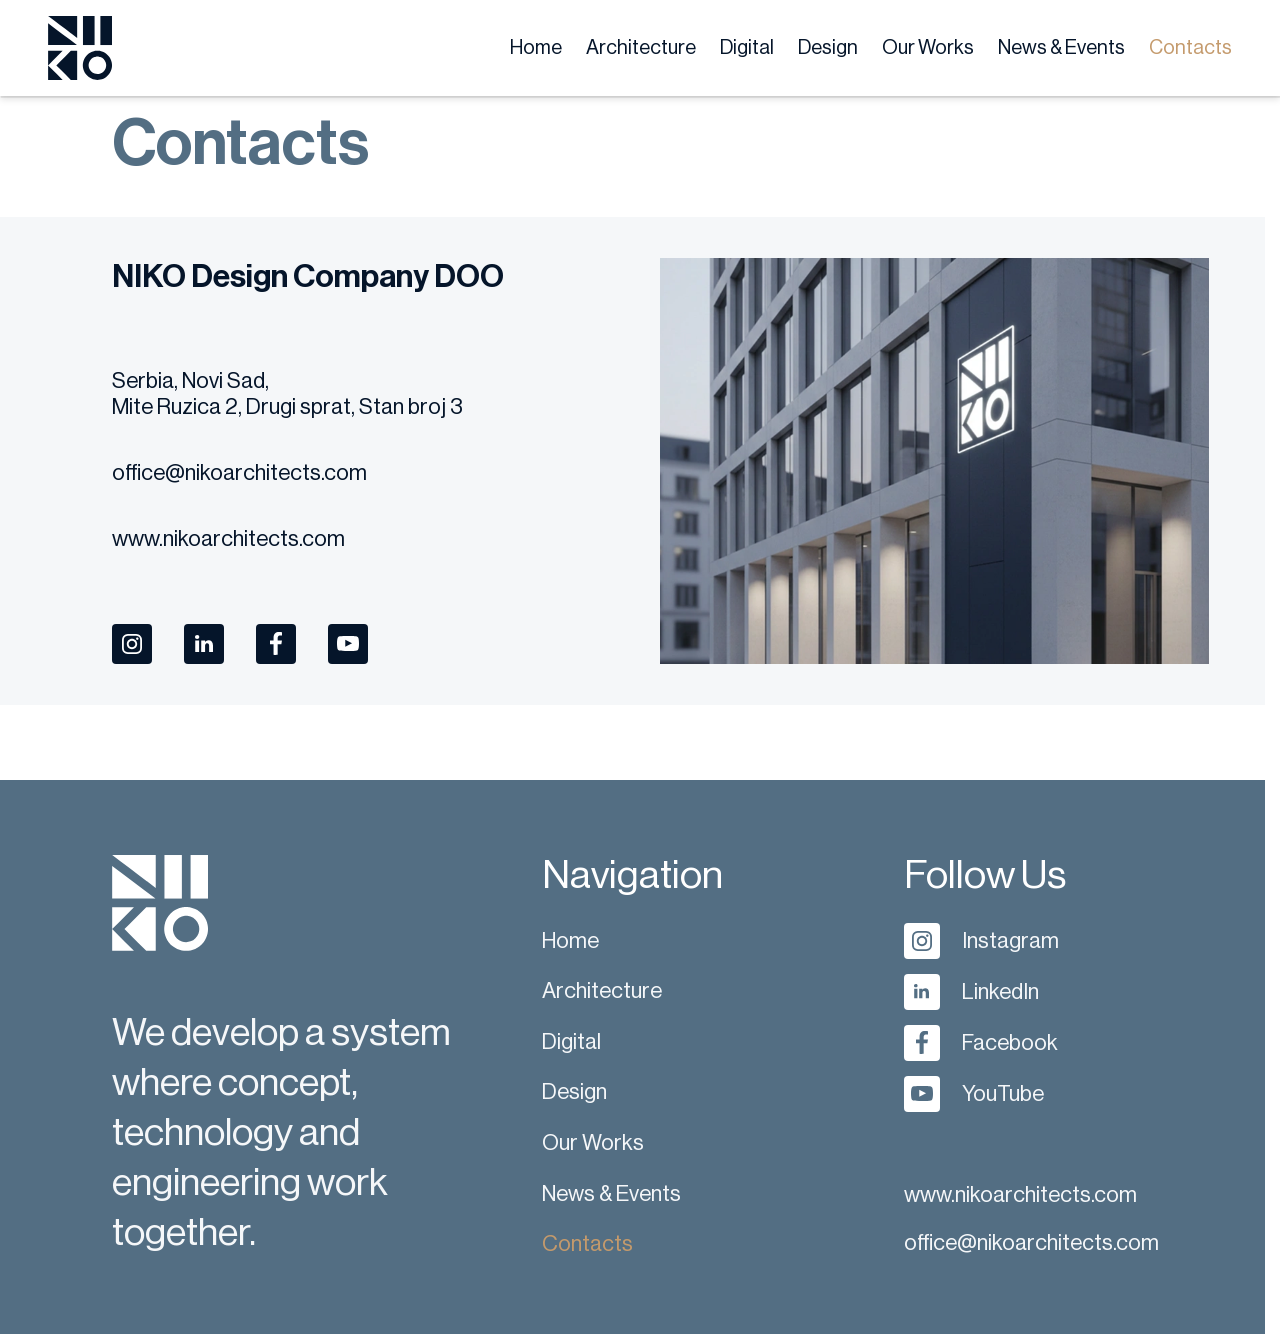
<file: contacts.html>
<!DOCTYPE html>
<html lang="en">

<head>
  <meta charset="UTF-8">
  <meta name="viewport" content="width=device-width, initial-scale=1.0">
  
  <!-- 1. SEO: Фокус на сотрудничество и локацию -->
  <title>Contact Niko | Architectural Bureau in Europe</title>
  <meta name="description" content="Get in touch with Niko for architectural, digital, and design inquiries. Available for international collaborations and bespoke projects across Europe.">
  <link rel="canonical" href="https://yourdomain.com">
  <meta property="og:type" content="website">
  <meta property="og:title" content="Contact Niko - Let's Build Together">
  <meta property="og:description" content="Reach out to our team for consultations, collaborations, and project inquiries.">
  <meta property="og:image" content="https://yourdomain.com">
  <link rel="icon" type="image/x-icon" href="favicon.ico">
  <link rel="stylesheet" href="styles/swiper-bundle.min.css" />
  <link rel="stylesheet" href="styles/styles.css">
</head>


<body class="inner-page-2">
  <header class="main-header">
    <a href="index.html" class="static-logo" aria-label="Niko Home Page">
        <svg version="1.1" id="Слой_1" xmlns="http://www.w3.org/2000/svg" xmlns:xlink="http://www.w3.org/1999/xlink"
          x="0px" y="0px" viewBox="0 0 500 500" style="enable-background:new 0 0 500 500;" xml:space="preserve" role="img">
          <title>Niko Logo</title>
          <g>
            <path class="st0" d="M227.8,0.1v171.2l-45.4-34.2v-0.9h-1.1C123.4,92.6,58.8,43.9,0.9,0.3V0.1H227.8z" />
            <rect x="273.2" y="0.1" class="st0" width="90.7" height="226.8" />
            <rect x="409.3" y="0.1" class="st0" width="90.7" height="226.8" />
            <polygon class="st0" points="46.3,90.9 46.3,91.3 45.7,90.9 	" />
            <polygon class="st0" points="46.3,90.9 46.3,91.3 45.7,90.9 	" />
            <polygon class="st0" points="182.4,136.2 182.4,137.1 181.3,136.2 	" />
            <path class="st0" d="M226.3,227H0.9V57.1C74.1,112.3,153.2,171.9,226.3,227z" />
            <polygon class="st0" points="114.4,272.3 33,353.7 23.6,363.1 0.9,385.8 0.9,272.3 	" />
            <polygon class="st0" points="114.4,499.2 0.9,499.2 0.9,385.8 69,453.8 91.7,476.5 	" />
            <polygon class="st0" points="227.8,272.3 227.8,499.2 178.5,499.2 137.1,457.7 133.2,453.8 87.8,408.4 65.1,385.8 87.8,363.1 
       91.7,359.2 133.1,317.7 178.5,272.3 	" />
            <path class="st0" d="M497.8,363.1c-3.3-16.7-10.2-32.1-20-45.4c-6.5-8.9-14.4-16.8-23.2-23.5c-13.2-10-28.6-17.1-45.4-20.6
       c-2.6-0.5-5.2-1-7.8-1.3c-5-0.7-10.2-1-15.4-1c-5.2,0-10.4,0.4-15.4,1c-2.3,0.3-4.5,0.7-6.8,1.1c-16.7,3.3-32.2,10.3-45.4,20
       c-9.3,6.8-17.4,15-24.2,24.2c-9.8,13.2-16.7,28.6-20,45.4c-0.4,2.2-0.8,4.4-1.1,6.7c-0.7,5.1-1.1,10.2-1.1,15.5s0.4,10.4,1.1,15.5
       c0.3,2.6,0.8,5.2,1.3,7.7c3.5,16.8,10.6,32.2,20.6,45.4c6.7,8.8,14.6,16.6,23.5,23.2c13.2,9.8,28.6,16.7,45.4,20
       c7.2,1.4,14.6,2.2,22.2,2.2c8,0,15.7-0.8,23.2-2.4c16.8-3.5,32.2-10.6,45.4-20.6c8.5-6.4,16-13.9,22.4-22.4
       c10-13.2,17.1-28.6,20.6-45.4c1.6-7.5,2.4-15.3,2.4-23.2C500,377.6,499.3,370.2,497.8,363.1z M450.6,408.4
       c-6.9,19.2-22.1,34.4-41.3,41.3c-7.2,2.6-15.1,4.1-23.2,4.1c-7.8,0-15.2-1.3-22.2-3.7c-19.7-6.7-35.3-22.2-42.4-41.7
       c-1.3-3.6-2.3-7.3-3-11.2c-0.7-3.9-1.1-7.9-1.1-12c0-4.1,0.4-8.1,1.1-12c0.6-3.5,1.5-6.8,2.6-10.1c6.9-20,22.7-35.9,42.8-42.8
       c3.3-1.1,6.7-2,10.1-2.6c3.9-0.7,7.9-1.1,12-1.1s8.1,0.4,12,1.1c3.9,0.7,7.6,1.7,11.2,3c19.5,7,35,22.7,41.7,42.4
       c2.4,7,3.7,14.4,3.7,22.2C454.6,393.4,453.2,401.2,450.6,408.4z" />
          </g>
        </svg>
      </a>
    <nav class="main-nav" role="navigation" aria-label="Main Navigation">
      <ul class="menu-list">
        <li class="menu-item"><a href="index.html" class="menu-link">Home</a></li>
        <li class="menu-item"><a href="architecture.html" class="menu-link" title="Architectural Design and Bureau">Architecture</a></li>
        <li class="menu-item"><a href="digital.html" class="menu-link" title="Digital Solutions in Architecture">Digital</a></li>
        <li class="menu-item"><a href="design.html" class="menu-link" title="Interior and Industrial Design">Design</a></li>
        <li class="menu-item"><a href="projects.html" class="menu-link">Our Works</a></li>
        <li class="menu-item"><a href="news.html" class="menu-link">News & Events</a></li>
        <li class="menu-item"><a href="contacts.html" class="menu-link">Contacts</a></li>
      </ul>
    </nav>
    <!-- Кнопка Бургер -->
    <button class="mobile-burger" id="burger" aria-label="Open mobile menu" aria-expanded="false">
      <span></span>
      <span></span>
      <span></span>
    </button>
    <!-- Полноэкранное мобильное меню -->
    <div class="mobile-menu" id="mobileMenu" aria-hidden="true">
      <nav class="mobile-nav" aria-label="Mobile Navigation">
        <a href="index.html" class="mobile-link">Home</a>
        <a href="architecture.html" class="mobile-link">Architecture</a>
        <a href="digital.html" class="mobile-link">Digital</a>
        <a href="design.html" class="mobile-link">Design</a>
        <a href="projects.html" class="mobile-link">Our Works</a>
        <a href="news.html" class="mobile-link">News & Events</a>
        <a href="contacts.html" class="mobile-link">Contacts</a>
      </nav>
    </div>
  </header>
  
  <section class="contacts" itemscope itemtype="https://schema.org">
    <h1 class="contacts__title title">Contacts</h1>
    <div class="contacts__inner">
      <div class="contacts-content">
        <h2 class="contacts-content__title" itemprop="name">NIKO Design Company DOO</h2>
        <address class="contacts-content__address" itemprop="address" itemscope itemtype="https://schema.org">
          <span itemprop="addressCountry">Serbia</span>, 
          <span itemprop="addressLocality">Novi Sad</span>, 
          <br><span itemprop="streetAddress">Mite Ruzica 2, Drugi sprat, Stan broj 3</span>
        </address>
        <a class="contacts-content__email" href="mailto:office@nikoarchitects.com" itemprop="email">office@nikoarchitects.com</a>
        <a class="contacts-content__link" href="www.nikoarchitects.com" itemprop="url">www.nikoarchitects.com</a>
        <ul class="contacts__soc1als-list">
          <li class="contacts__soc1als-item">
            <a class="contacts__soc1als-link" href="/" target="_blank" rel="noopener" aria-label="Follow Niko on Instagram">
              <svg width="20" height="20" viewBox="0 0 20 20" fill="none" xmlns="http://www.w3.org/2000/svg">
                <path d="M10 1.80723C12.6506 1.80723 13.0121 1.80723 14.0964 1.80723C15.0602 1.80723 15.5422 2.04819 15.9036 2.16868C16.3855 2.40964 16.747 2.53012 17.1084 2.89157C17.4699 3.25301 17.7108 3.61446 17.8313 4.09639C17.9518 4.45783 18.0723 4.93976 18.1928 5.90362C18.1928 6.98795 18.1928 7.22892 18.1928 10C18.1928 12.7711 18.1928 13.0121 18.1928 14.0964C18.1928 15.0602 17.9518 15.5422 17.8313 15.9036C17.5904 16.3855 17.4699 16.747 17.1084 17.1084C16.747 17.4699 16.3855 17.7108 15.9036 17.8313C15.5422 17.9518 15.0602 18.0723 14.0964 18.1928C13.0121 18.1928 12.7711 18.1928 10 18.1928C7.22892 18.1928 6.98795 18.1928 5.90362 18.1928C4.93976 18.1928 4.45783 17.9518 4.09639 17.8313C3.61446 17.5904 3.25301 17.4699 2.89157 17.1084C2.53012 16.747 2.28916 16.3855 2.16868 15.9036C2.04819 15.5422 1.92771 15.0602 1.80723 14.0964C1.80723 13.0121 1.80723 12.7711 1.80723 10C1.80723 7.22892 1.80723 6.98795 1.80723 5.90362C1.80723 4.93976 2.04819 4.45783 2.16868 4.09639C2.40964 3.61446 2.53012 3.25301 2.89157 2.89157C3.25301 2.53012 3.61446 2.28916 4.09639 2.16868C4.45783 2.04819 4.93976 1.92771 5.90362 1.80723C6.98795 1.80723 7.3494 1.80723 10 1.80723ZM10 0C7.22892 0 6.98795 0 5.90362 0C4.81928 0 4.09639 0.240965 3.49398 0.481928C2.89157 0.722892 2.28916 1.08434 1.68675 1.68675C1.08434 2.28916 0.843374 2.77109 0.481928 3.49398C0.240965 4.09639 0.120482 4.81928 0 5.90362C0 6.98795 0 7.3494 0 10C0 12.7711 0 13.0121 0 14.0964C0 15.1807 0.240965 15.9036 0.481928 16.506C0.722892 17.1084 1.08434 17.7108 1.68675 18.3133C2.28916 18.9157 2.77109 19.1566 3.49398 19.5181C4.09639 19.759 4.81928 19.8795 5.90362 20C6.98795 20 7.3494 20 10 20C12.6506 20 13.0121 20 14.0964 20C15.1807 20 15.9036 19.759 16.506 19.5181C17.1084 19.2771 17.7108 18.9157 18.3133 18.3133C18.9157 17.7108 19.1566 17.2289 19.5181 16.506C19.759 15.9036 19.8795 15.1807 20 14.0964C20 13.0121 20 12.6506 20 10C20 7.3494 20 6.98795 20 5.90362C20 4.81928 19.759 4.09639 19.5181 3.49398C19.2771 2.89157 18.9157 2.28916 18.3133 1.68675C17.7108 1.08434 17.2289 0.843374 16.506 0.481928C15.9036 0.240965 15.1807 0.120482 14.0964 0C13.0121 0 12.7711 0 10 0Z" fill="#05152A" />
                <path d="M10 4.81928C7.10843 4.81928 4.81928 7.10843 4.81928 10C4.81928 12.8916 7.10843 15.1807 10 15.1807C12.8916 15.1807 15.1807 12.8916 15.1807 10C15.1807 7.10843 12.8916 4.81928 10 4.81928ZM10 13.3735C8.19277 13.3735 6.62651 11.9277 6.62651 10C6.62651 8.19277 8.07229 6.62651 10 6.62651C11.8072 6.62651 13.3735 8.07229 13.3735 10C13.3735 11.8072 11.8072 13.3735 10 13.3735Z" fill="#05152A" />
                <path d="M15.3012 5.90362C15.9666 5.90362 16.506 5.3642 16.506 4.6988C16.506 4.03339 15.9666 3.49398 15.3012 3.49398C14.6358 3.49398 14.0964 4.03339 14.0964 4.6988C14.0964 5.3642 14.6358 5.90362 15.3012 5.90362Z" fill="#05152A" />
              </svg>
            </a>
          </li>
          <li class="contacts__soc1als-item">
            <a class="contacts__soc1als-link" href="/" target="_blank" rel="noopener" aria-label="Follow Niko on LinkedIn">
              <svg width="18" height="18" viewBox="0 0 15 15" fill="none" xmlns="http://www.w3.org/2000/svg">
                <path d="M15 8.7444V14.2601H11.7713V9.08072C11.7713 7.80269 11.3004 6.92825 10.157 6.92825C9.28251 6.92825 8.74439 7.53363 8.5426 8.07175C8.47534 8.27354 8.40807 8.5426 8.40807 8.87892V14.2601H5.17937C5.17937 14.2601 5.24664 5.5157 5.17937 4.64126H8.40807V5.98655C8.81166 5.3139 9.61883 4.3722 11.3004 4.3722C13.3856 4.3722 15 5.78475 15 8.7444ZM1.81614 0C0.739908 0 0 0.73991 0 1.68161C0 2.62332 0.672645 3.36323 1.74888 3.36323C2.89238 3.36323 3.56502 2.62332 3.56502 1.68161C3.63229 0.672646 2.95964 0 1.81614 0ZM0.201793 14.2601H3.43049V4.64126H0.201793V14.2601Z" fill="#05152A" />
              </svg>
            </a>
          </li>
          <li class="contacts__soc1als-item">
            <a class="contacts__soc1als-link" href="/" target="_blank" rel="noopener" aria-label="Follow Niko on Facebook">
              <svg width="12" height="23" viewBox="0 0 12 23" fill="none" xmlns="http://www.w3.org/2000/svg">
                <path d="M7.65708 12.3648H11.3793L11.9637 8.56055H7.65632V6.48134C7.65632 4.90099 8.16957 3.49962 9.63891 3.49962H12V0.179741C11.5852 0.123382 10.7078 0 9.04996 0C5.58819 0 3.55867 1.8393 3.55867 6.0297V8.56055H0V12.3648H3.55867V22.821C4.26344 22.9276 4.97729 23 5.71007 23C6.37245 23 7.01893 22.9391 7.65708 22.8522V12.3648Z" fill="#05152A" />
              </svg>
            </a>
          </li>
          <li class="contacts__soc1als-item">
            <a class="contacts__soc1als-link" href="/" target="_blank" rel="noopener" aria-label="Follow Niko on YouTube">
              <svg width="22" height="15" viewBox="0 0 22 15" fill="none" xmlns="http://www.w3.org/2000/svg">
                <path fill-rule="evenodd" clip-rule="evenodd"
                  d="M2.26249 14.5568C1.87023 14.4408 1.51232 14.2343 1.21896 13.9549C0.925599 13.6754 0.705403 13.3312 0.576947 12.9512C-0.157079 10.9874 -0.374569 2.78693 1.03911 1.16807C1.50961 0.641449 2.17389 0.317218 2.88777 0.265759C6.68024 -0.13232 18.3975 -0.0792426 19.7432 0.398453C20.1217 0.518323 20.4675 0.720256 20.7547 0.989122C21.0419 1.25799 21.263 1.58681 21.4015 1.95096C22.2035 3.98117 22.2307 11.3589 21.2928 13.3095C21.044 13.8173 20.6275 14.2285 20.1102 14.4772C18.6965 15.1672 4.13833 15.1539 2.26249 14.5568ZM8.28422 10.7087L15.0808 7.25869L8.28422 3.78213V10.7087Z"
                  fill="#536E83" />
              </svg>
            </a>
          </li>
        </ul>
      </div>
      <img class="contacts__image" src="images/contacts-1.webp" alt="Niko Architecture Bureau Office in Novi Sad" loading="lazy">
    </div>
  </section>

  <footer class="footer">
    <div class="footer__body">
      <div class="footer__col footer__col--1">
        <a class="footer__logo" href="index.html" aria-label="Niko Logo - Back to Home">
          <svg version="1.1" role="img" x="0px" y="0px" viewBox="0 0 500 500" xml:space="preserve">
            <title>Niko Architectural Bureau</title>
            <g>
              <path d="M227.8,0.1v171.2l-45.4-34.2v-0.9h-1.1C123.4,92.6,58.8,43.9,0.9,0.3V0.1H227.8z" />
              <rect x="273.2" y="0.1" width="90.7" height="226.8" />
              <rect x="409.3" y="0.1" width="90.7" height="226.8" />
              <polygon points="46.3,90.9 46.3,91.3 45.7,90.9 	" />
              <polygon points="46.3,90.9 46.3,91.3 45.7,90.9 	" />
              <polygon points="182.4,136.2 182.4,137.1 181.3,136.2 	" />
              <path d="M226.3,227H0.9V57.1C74.1,112.3,153.2,171.9,226.3,227z" />
              <polygon points="114.4,272.3 33,353.7 23.6,363.1 0.9,385.8 0.9,272.3 	" />
              <polygon points="114.4,499.2 0.9,499.2 0.9,385.8 69,453.8 91.7,476.5 	" />
              <polygon points="227.8,272.3 227.8,499.2 178.5,499.2 137.1,457.7 133.2,453.8 87.8,408.4 65.1,385.8 87.8,363.1 
       91.7,359.2 133.1,317.7 178.5,272.3 	" />
              <path d="M497.8,363.1c-3.3-16.7-10.2-32.1-20-45.4c-6.5-8.9-14.4-16.8-23.2-23.5c-13.2-10-28.6-17.1-45.4-20.6
       c-2.6-0.5-5.2-1-7.8-1.3c-5-0.7-10.2-1-15.4-1c-5.2,0-10.4,0.4-15.4,1c-2.3,0.3-4.5,0.7-6.8,1.1c-16.7,3.3-32.2,10.3-45.4,20
       c-9.3,6.8-17.4,15-24.2,24.2c-9.8,13.2-16.7,28.6-20,45.4c-0.4,2.2-0.8,4.4-1.1,6.7c-0.7,5.1-1.1,10.2-1.1,15.5s0.4,10.4,1.1,15.5
       c0.3,2.6,0.8,5.2,1.3,7.7c3.5,16.8,10.6,32.2,20.6,45.4c6.7,8.8,14.6,16.6,23.5,23.2c13.2,9.8,28.6,16.7,45.4,20
       c7.2,1.4,14.6,2.2,22.2,2.2c8,0,15.7-0.8,23.2-2.4c16.8-3.5,32.2-10.6,45.4-20.6c8.5-6.4,16-13.9,22.4-22.4
       c10-13.2,17.1-28.6,20.6-45.4c1.6-7.5,2.4-15.3,2.4-23.2C500,377.6,499.3,370.2,497.8,363.1z M450.6,408.4
       c-6.9,19.2-22.1,34.4-41.3,41.3c-7.2,2.6-15.1,4.1-23.2,4.1c-7.8,0-15.2-1.3-22.2-3.7c-19.7-6.7-35.3-22.2-42.4-41.7
       c-1.3-3.6-2.3-7.3-3-11.2c-0.7-3.9-1.1-7.9-1.1-12c0-4.1,0.4-8.1,1.1-12c0.6-3.5,1.5-6.8,2.6-10.1c6.9-20,22.7-35.9,42.8-42.8
       c3.3-1.1,6.7-2,10.1-2.6c3.9-0.7,7.9-1.1,12-1.1s8.1,0.4,12,1.1c3.9,0.7,7.6,1.7,11.2,3c19.5,7,35,22.7,41.7,42.4
       c2.4,7,3.7,14.4,3.7,22.2C454.6,393.4,453.2,401.2,450.6,408.4z" />
            </g>
          </svg>
        </a>
        <div class="footer__appeal">
          We develop a system where concept, technology and engineering work together.
        </div>
        <!-- Юридический блок (очень важно для Европы) -->
        <!-- <div class="footer__legal-info" style="font-size: 12px; margin-top: 20px; opacity: 0.6;">
          Niko Bureau LTD <br>
          VAT ID: [Your VAT Number] <br>
          Berlin, Germany (или ваш адрес)
        </div> -->
      </div>

      <div class="footer__col">
        <div class="footer__col-title">Navigation</div>
        <ul class="footer__menu-list">
          <li class="footer__menu-item"><a href="index.html" class="footer__menu-link">Home</a></li>
          <li class="footer__menu-item"><a href="architecture.html" class="footer__menu-link">Architecture</a></li>
          <li class="footer__menu-item"><a href="digital.html" class="footer__menu-link">Digital</a></li>
          <li class="footer__menu-item"><a href="design.html" class="footer__menu-link">Design</a></li>
          <li class="footer__menu-item"><a href="projects.html" class="footer__menu-link">Our Works</a></li>
          <li class="footer__menu-item"><a href="news.html" class="footer__menu-link">News & Events</a></li>
          <li class="footer__menu-item"><a href="contacts.html" class="footer__menu-link">Contacts</a></li>
        </ul>
      </div>
      <div class="footer__col">
        <div class="footer__col-title">Follow Us</div>
        <ul class="footer__soc1als-list">
          <li class="footer__soc1als-item">
            <a class="footer__soc1als-link" href="/" target="_blank" rel="noopener" aria-label="Follow us on Instagram">
              <div class="footer__svg-wrapper">
                <svg width="20" height="20" viewBox="0 0 20 20" fill="none" xmlns="http://www.w3.org/2000/svg">
                  <path
                    d="M10 1.80723C12.6506 1.80723 13.0121 1.80723 14.0964 1.80723C15.0602 1.80723 15.5422 2.04819 15.9036 2.16868C16.3855 2.40964 16.747 2.53012 17.1084 2.89157C17.4699 3.25301 17.7108 3.61446 17.8313 4.09639C17.9518 4.45783 18.0723 4.93976 18.1928 5.90362C18.1928 6.98795 18.1928 7.22892 18.1928 10C18.1928 12.7711 18.1928 13.0121 18.1928 14.0964C18.1928 15.0602 17.9518 15.5422 17.8313 15.9036C17.5904 16.3855 17.4699 16.747 17.1084 17.1084C16.747 17.4699 16.3855 17.7108 15.9036 17.8313C15.5422 17.9518 15.0602 18.0723 14.0964 18.1928C13.0121 18.1928 12.7711 18.1928 10 18.1928C7.22892 18.1928 6.98795 18.1928 5.90362 18.1928C4.93976 18.1928 4.45783 17.9518 4.09639 17.8313C3.61446 17.5904 3.25301 17.4699 2.89157 17.1084C2.53012 16.747 2.28916 16.3855 2.16868 15.9036C2.04819 15.5422 1.92771 15.0602 1.80723 14.0964C1.80723 13.0121 1.80723 12.7711 1.80723 10C1.80723 7.22892 1.80723 6.98795 1.80723 5.90362C1.80723 4.93976 2.04819 4.45783 2.16868 4.09639C2.40964 3.61446 2.53012 3.25301 2.89157 2.89157C3.25301 2.53012 3.61446 2.28916 4.09639 2.16868C4.45783 2.04819 4.93976 1.92771 5.90362 1.80723C6.98795 1.80723 7.3494 1.80723 10 1.80723ZM10 0C7.22892 0 6.98795 0 5.90362 0C4.81928 0 4.09639 0.240965 3.49398 0.481928C2.89157 0.722892 2.28916 1.08434 1.68675 1.68675C1.08434 2.28916 0.843374 2.77109 0.481928 3.49398C0.240965 4.09639 0.120482 4.81928 0 5.90362C0 6.98795 0 7.3494 0 10C0 12.7711 0 13.0121 0 14.0964C0 15.1807 0.240965 15.9036 0.481928 16.506C0.722892 17.1084 1.08434 17.7108 1.68675 18.3133C2.28916 18.9157 2.77109 19.1566 3.49398 19.5181C4.09639 19.759 4.81928 19.8795 5.90362 20C6.98795 20 7.3494 20 10 20C12.6506 20 13.0121 20 14.0964 20C15.1807 20 15.9036 19.759 16.506 19.5181C17.1084 19.2771 17.7108 18.9157 18.3133 18.3133C18.9157 17.7108 19.1566 17.2289 19.5181 16.506C19.759 15.9036 19.8795 15.1807 20 14.0964C20 13.0121 20 12.6506 20 10C20 7.3494 20 6.98795 20 5.90362C20 4.81928 19.759 4.09639 19.5181 3.49398C19.2771 2.89157 18.9157 2.28916 18.3133 1.68675C17.7108 1.08434 17.2289 0.843374 16.506 0.481928C15.9036 0.240965 15.1807 0.120482 14.0964 0C13.0121 0 12.7711 0 10 0Z"
                    fill="#536E83" />
                  <path
                    d="M10 4.81928C7.10843 4.81928 4.81928 7.10843 4.81928 10C4.81928 12.8916 7.10843 15.1807 10 15.1807C12.8916 15.1807 15.1807 12.8916 15.1807 10C15.1807 7.10843 12.8916 4.81928 10 4.81928ZM10 13.3735C8.19277 13.3735 6.62651 11.9277 6.62651 10C6.62651 8.19277 8.07229 6.62651 10 6.62651C11.8072 6.62651 13.3735 8.07229 13.3735 10C13.3735 11.8072 11.8072 13.3735 10 13.3735Z"
                    fill="#536E83" />
                  <path
                    d="M15.3012 5.90362C15.9666 5.90362 16.506 5.3642 16.506 4.6988C16.506 4.03339 15.9666 3.49398 15.3012 3.49398C14.6358 3.49398 14.0964 4.03339 14.0964 4.6988C14.0964 5.3642 14.6358 5.90362 15.3012 5.90362Z"
                    fill="#536E83" />
                </svg>
              </div>
              Instagram
            </a>
          </li>
          <li class="footer__soc1als-item">
            <a class="footer__soc1als-link" href="/" target="_blank" rel="noopener" aria-label="Follow us on LinkedIn">
              <div class="footer__svg-wrapper">
                <svg width="15" height="15" viewBox="0 0 15 15" fill="none" xmlns="http://www.w3.org/2000/svg">
                  <path
                    d="M15 8.7444V14.2601H11.7713V9.08072C11.7713 7.80269 11.3004 6.92825 10.157 6.92825C9.28251 6.92825 8.74439 7.53363 8.5426 8.07175C8.47534 8.27354 8.40807 8.5426 8.40807 8.87892V14.2601H5.17937C5.17937 14.2601 5.24664 5.5157 5.17937 4.64126H8.40807V5.98655C8.81166 5.3139 9.61883 4.3722 11.3004 4.3722C13.3856 4.3722 15 5.78475 15 8.7444ZM1.81614 0C0.739908 0 0 0.73991 0 1.68161C0 2.62332 0.672645 3.36323 1.74888 3.36323C2.89238 3.36323 3.56502 2.62332 3.56502 1.68161C3.63229 0.672646 2.95964 0 1.81614 0ZM0.201793 14.2601H3.43049V4.64126H0.201793V14.2601Z"
                    fill="#536E83" />
                </svg>
              </div>
              LinkedIn
            </a>
          </li>
          <li class="footer__soc1als-item">
            <a class="footer__soc1als-link" href="/" target="_blank" rel="noopener" aria-label="Follow us on Facebook">
              <div class="footer__svg-wrapper">
                <svg width="12" height="23" viewBox="0 0 12 23" fill="none" xmlns="http://www.w3.org/2000/svg">
                  <path
                    d="M7.65708 12.3648H11.3793L11.9637 8.56055H7.65632V6.48134C7.65632 4.90099 8.16957 3.49962 9.63891 3.49962H12V0.179741C11.5852 0.123382 10.7078 0 9.04996 0C5.58819 0 3.55867 1.8393 3.55867 6.0297V8.56055H0V12.3648H3.55867V22.821C4.26344 22.9276 4.97729 23 5.71007 23C6.37245 23 7.01893 22.9391 7.65708 22.8522V12.3648Z"
                    fill="#536E83" />
                </svg>
              </div>
              Facebook
            </a>
          </li>
          <li class="footer__soc1als-item">
            <a class="footer__soc1als-link" href="/" target="_blank" rel="noopener" aria-label="Follow us on Youtube">
              <div class="footer__svg-wrapper">
                <svg width="22" height="15" viewBox="0 0 22 15" fill="none" xmlns="http://www.w3.org/2000/svg">
                  <path fill-rule="evenodd" clip-rule="evenodd"
                    d="M2.26249 14.5568C1.87023 14.4408 1.51232 14.2343 1.21896 13.9549C0.925599 13.6754 0.705403 13.3312 0.576947 12.9512C-0.157079 10.9874 -0.374569 2.78693 1.03911 1.16807C1.50961 0.641449 2.17389 0.317218 2.88777 0.265759C6.68024 -0.13232 18.3975 -0.0792426 19.7432 0.398453C20.1217 0.518323 20.4675 0.720256 20.7547 0.989122C21.0419 1.25799 21.263 1.58681 21.4015 1.95096C22.2035 3.98117 22.2307 11.3589 21.2928 13.3095C21.044 13.8173 20.6275 14.2285 20.1102 14.4772C18.6965 15.1672 4.13833 15.1539 2.26249 14.5568ZM8.28422 10.7087L15.0808 7.25869L8.28422 3.78213V10.7087Z"
                    fill="#536E83" />
                </svg>
              </div>
              YouTube
            </a>
          </li>
        </ul>
        <a href="https//www.nikoarchitects.com" class="footer__menu-out-link" target="_blank"
          rel="noopener noreferrer">www.nikoarchitects.com</a>
        <a href="mailto:office@nikoarchitects.com" class="footer__menu-email">office@nikoarchitects.com</a>
      </div>
    </div>
    <!-- <div class="footer__bottom" style="border-top: 1px solid rgba(255,255,255,0.1); padding-top: 20px; margin-top: 40px; display: flex; justify-content: space-between; font-size: 12px;">
      <div class="footer__copy">© 2026 Niko Bureau. All rights reserved.</div>
      <div class="footer__legal-links">
        <a href="privacy.html" style="margin-left: 20px;">Privacy Policy</a>
        <a href="cookies.html" style="margin-left: 20px;">Cookies Policy</a>
      </div>
    </div> -->
  </footer>

  <script src="js/swiper-bundle.min.js"></script>
  <script src="js/common.js"></script>
  <script src="js/projects.js"></script>
</body>

</html>
</file>
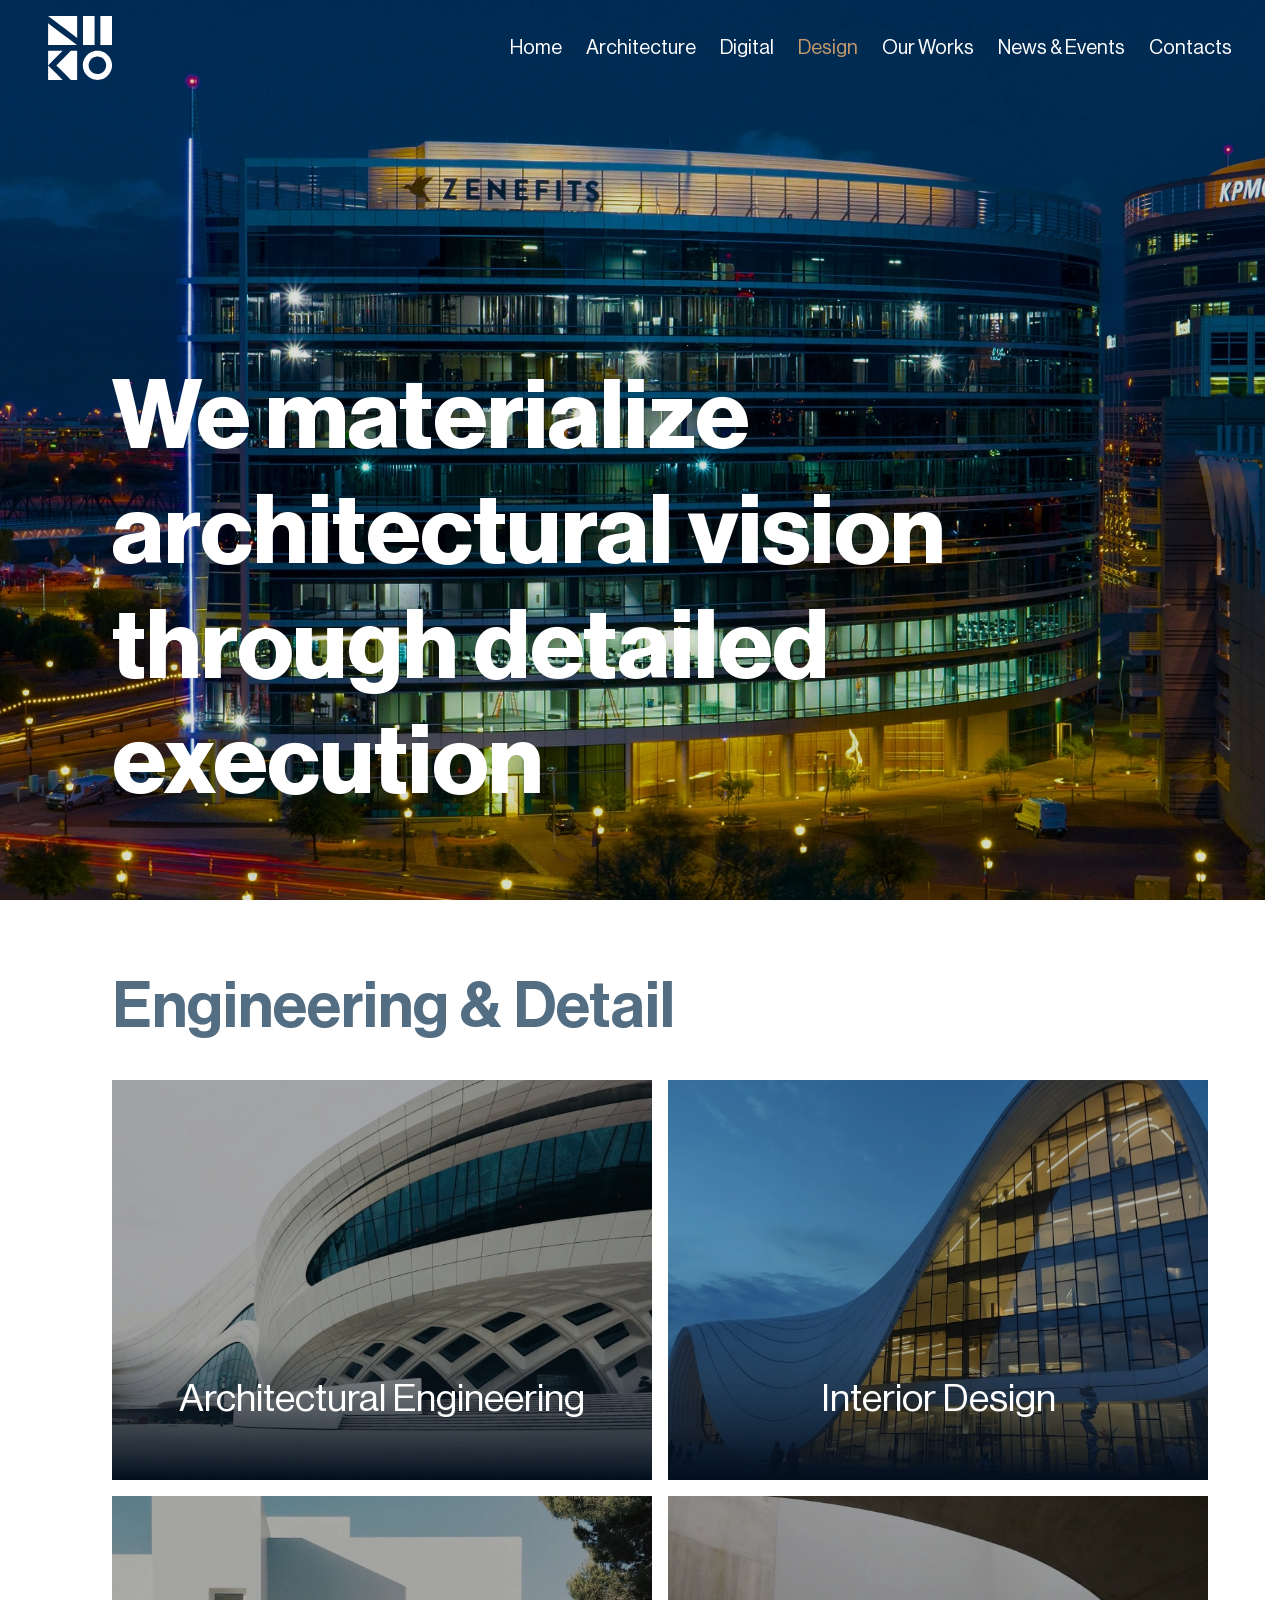
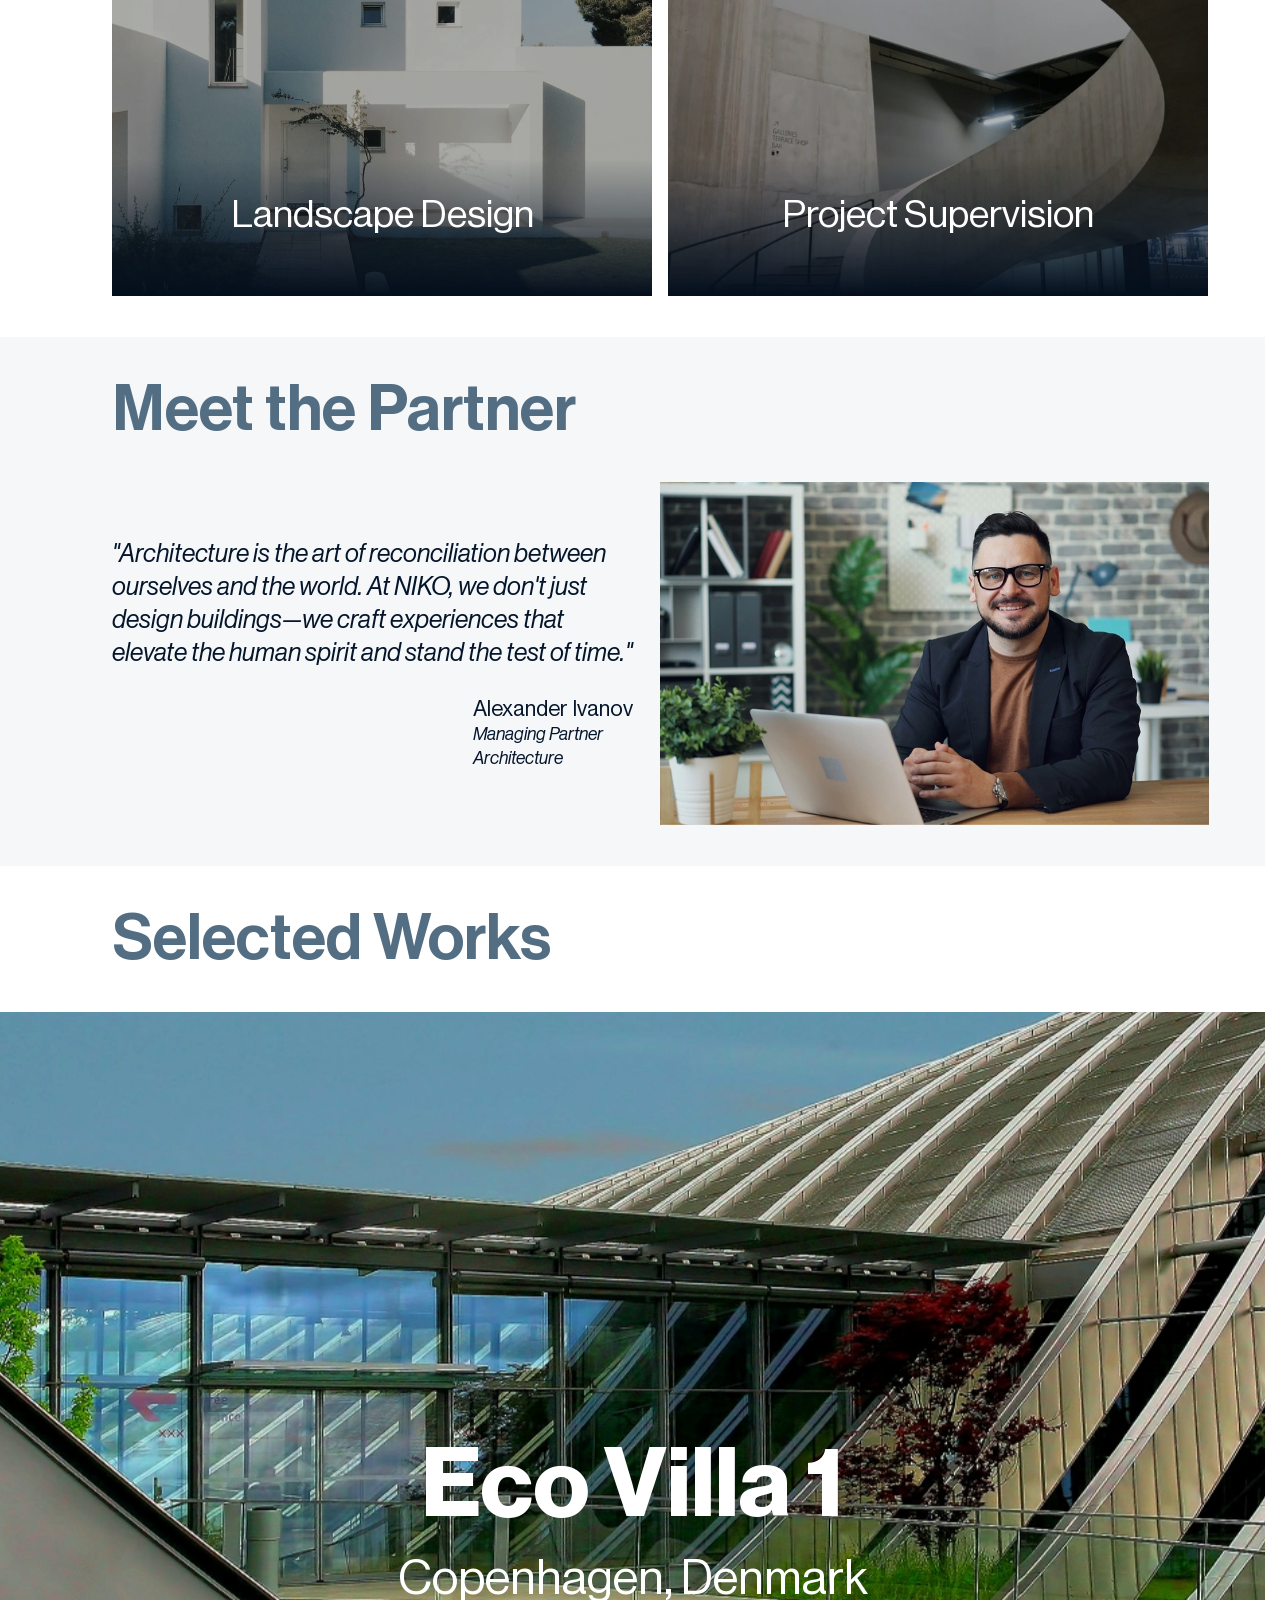
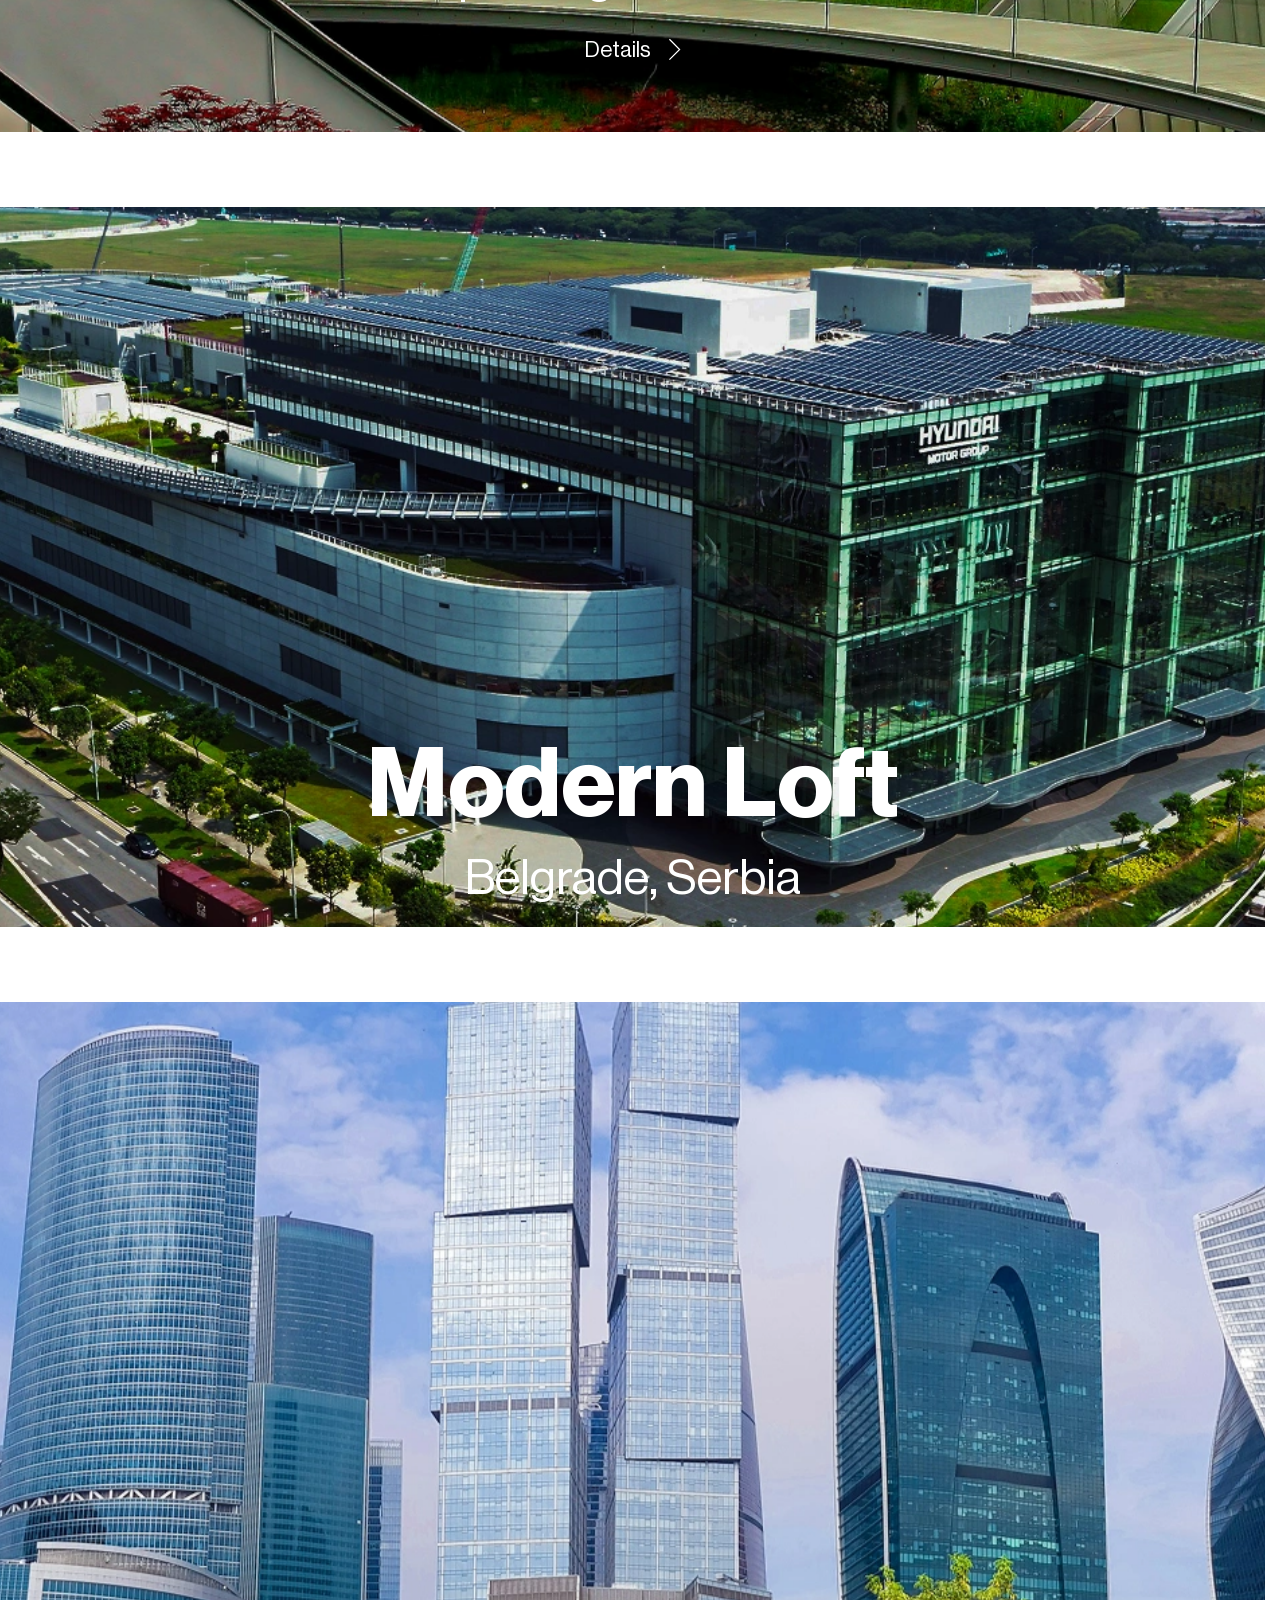
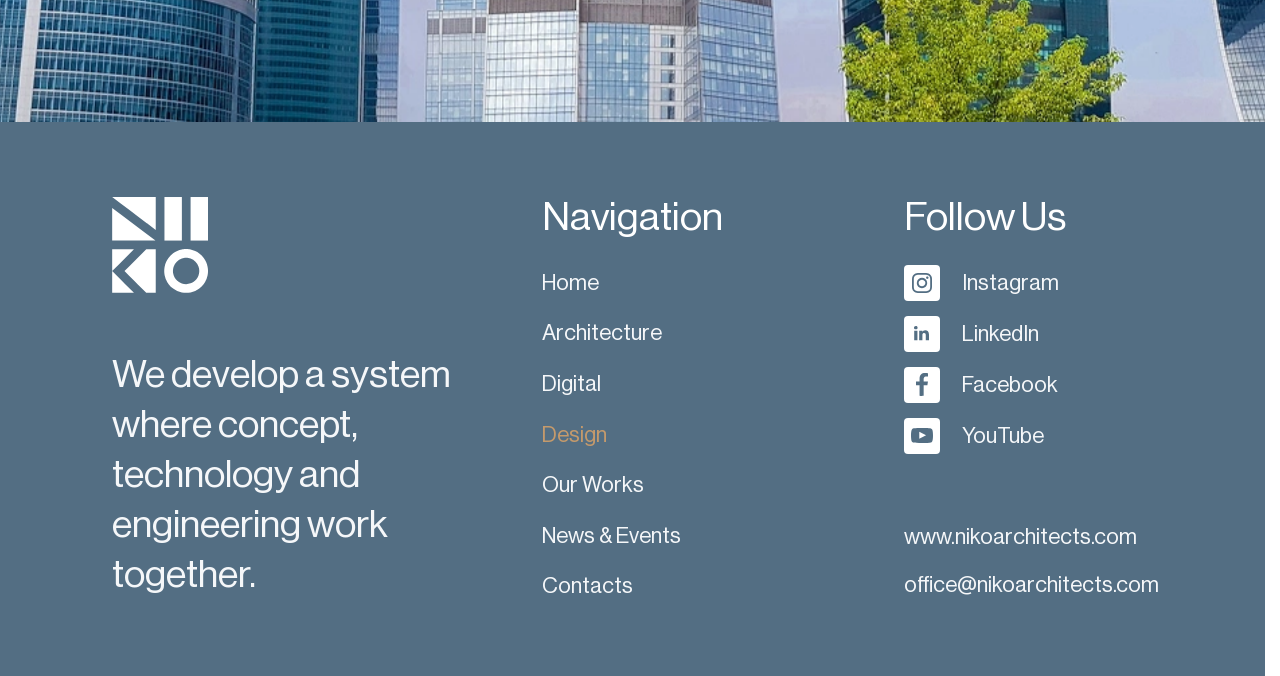
<file: design.html>
<!DOCTYPE html>
<html lang="en">

<head>
  <meta charset="UTF-8">
  <meta name="viewport" content="width=device-width, initial-scale=1.0">

  <!-- 1. SEO: Уточняем нишу дизайна -->
  <title>Interior & Concept Design | Niko Creative Bureau</title>
  <meta name="description"
    content="Innovative interior design and product concepts by Niko. We create bespoke spatial experiences and high-end design solutions for European residential and commercial projects.">
  <link rel="canonical" href="https://yourdomain.com">
  <meta property="og:type" content="website">
  <meta property="og:title" content="Bespoke Interior & Product Design | Niko">
  <meta property="og:description"
    content="Transforming spaces through innovative concept design and attention to detail.">
  <meta property="og:image" content="https://yourdomain.com">
  <link rel="icon" type="image/x-icon" href="favicon.ico">
  <link rel="stylesheet" href="styles/swiper-bundle.min.css" />
  <link rel="stylesheet" href="styles/styles.css">
</head>


<body class="inner-page">
  <header class="main-header">
    <a href="index.html" class="static-logo" aria-label="Niko Home Page">
      <svg version="1.1" id="Слой_1" xmlns="http://www.w3.org/2000/svg" xmlns:xlink="http://www.w3.org/1999/xlink"
        x="0px" y="0px" viewBox="0 0 500 500" style="enable-background:new 0 0 500 500;" xml:space="preserve"
        role="img">
        <title>Niko Logo</title>
        <g>
          <path class="st0" d="M227.8,0.1v171.2l-45.4-34.2v-0.9h-1.1C123.4,92.6,58.8,43.9,0.9,0.3V0.1H227.8z" />
          <rect x="273.2" y="0.1" class="st0" width="90.7" height="226.8" />
          <rect x="409.3" y="0.1" class="st0" width="90.7" height="226.8" />
          <polygon class="st0" points="46.3,90.9 46.3,91.3 45.7,90.9 	" />
          <polygon class="st0" points="46.3,90.9 46.3,91.3 45.7,90.9 	" />
          <polygon class="st0" points="182.4,136.2 182.4,137.1 181.3,136.2 	" />
          <path class="st0" d="M226.3,227H0.9V57.1C74.1,112.3,153.2,171.9,226.3,227z" />
          <polygon class="st0" points="114.4,272.3 33,353.7 23.6,363.1 0.9,385.8 0.9,272.3 	" />
          <polygon class="st0" points="114.4,499.2 0.9,499.2 0.9,385.8 69,453.8 91.7,476.5 	" />
          <polygon class="st0" points="227.8,272.3 227.8,499.2 178.5,499.2 137.1,457.7 133.2,453.8 87.8,408.4 65.1,385.8 87.8,363.1 
       91.7,359.2 133.1,317.7 178.5,272.3 	" />
          <path class="st0" d="M497.8,363.1c-3.3-16.7-10.2-32.1-20-45.4c-6.5-8.9-14.4-16.8-23.2-23.5c-13.2-10-28.6-17.1-45.4-20.6
       c-2.6-0.5-5.2-1-7.8-1.3c-5-0.7-10.2-1-15.4-1c-5.2,0-10.4,0.4-15.4,1c-2.3,0.3-4.5,0.7-6.8,1.1c-16.7,3.3-32.2,10.3-45.4,20
       c-9.3,6.8-17.4,15-24.2,24.2c-9.8,13.2-16.7,28.6-20,45.4c-0.4,2.2-0.8,4.4-1.1,6.7c-0.7,5.1-1.1,10.2-1.1,15.5s0.4,10.4,1.1,15.5
       c0.3,2.6,0.8,5.2,1.3,7.7c3.5,16.8,10.6,32.2,20.6,45.4c6.7,8.8,14.6,16.6,23.5,23.2c13.2,9.8,28.6,16.7,45.4,20
       c7.2,1.4,14.6,2.2,22.2,2.2c8,0,15.7-0.8,23.2-2.4c16.8-3.5,32.2-10.6,45.4-20.6c8.5-6.4,16-13.9,22.4-22.4
       c10-13.2,17.1-28.6,20.6-45.4c1.6-7.5,2.4-15.3,2.4-23.2C500,377.6,499.3,370.2,497.8,363.1z M450.6,408.4
       c-6.9,19.2-22.1,34.4-41.3,41.3c-7.2,2.6-15.1,4.1-23.2,4.1c-7.8,0-15.2-1.3-22.2-3.7c-19.7-6.7-35.3-22.2-42.4-41.7
       c-1.3-3.6-2.3-7.3-3-11.2c-0.7-3.9-1.1-7.9-1.1-12c0-4.1,0.4-8.1,1.1-12c0.6-3.5,1.5-6.8,2.6-10.1c6.9-20,22.7-35.9,42.8-42.8
       c3.3-1.1,6.7-2,10.1-2.6c3.9-0.7,7.9-1.1,12-1.1s8.1,0.4,12,1.1c3.9,0.7,7.6,1.7,11.2,3c19.5,7,35,22.7,41.7,42.4
       c2.4,7,3.7,14.4,3.7,22.2C454.6,393.4,453.2,401.2,450.6,408.4z" />
        </g>
      </svg>
    </a>
    <nav class="main-nav" role="navigation" aria-label="Main Navigation">
      <ul class="menu-list">
        <li class="menu-item"><a href="index.html" class="menu-link">Home</a></li>
        <li class="menu-item"><a href="architecture.html" class="menu-link"
            title="Architectural Design and Bureau">Architecture</a></li>
        <li class="menu-item"><a href="digital.html" class="menu-link"
            title="Digital Solutions in Architecture">Digital</a></li>
        <li class="menu-item"><a href="design.html" class="menu-link" title="Interior and Industrial Design">Design</a>
        </li>
        <li class="menu-item"><a href="projects.html" class="menu-link">Our Works</a></li>
        <li class="menu-item"><a href="news.html" class="menu-link">News & Events</a></li>
        <li class="menu-item"><a href="contacts.html" class="menu-link">Contacts</a></li>
      </ul>
    </nav>
    <!-- Кнопка Бургер -->
    <button class="mobile-burger" id="burger">
      <span></span>
      <span></span>
      <span></span>
    </button>
    <!-- Полноэкранное мобильное меню -->
    <div class="mobile-menu" id="mobileMenu" aria-hidden="true">
      <nav class="mobile-nav" aria-label="Mobile Navigation">
        <a href="index.html" class="mobile-link">Home</a>
        <a href="architecture.html" class="mobile-link">Architecture</a>
        <a href="digital.html" class="mobile-link">Digital</a>
        <a href="design.html" class="mobile-link">Design</a>
        <a href="projects.html" class="mobile-link">Our Works</a>
        <a href="news.html" class="mobile-link">News & Events</a>
        <a href="contacts.html" class="mobile-link">Contacts</a>
      </nav>
    </div>
  </header>

  <section class="hero">
    <img class="hero__image" src="images/design/hero-bg.webp"
      alt="Bespoke interior and landscape design execution by Niko" fetchpriority="high">
    <div class="hero__content">
      <h1 class="hero__title reveal">We materialize architectural vision through detailed execution</h1>
    </div>
  </section>
  <section class="concept">
    <div class="concept__top">
      <h2 class="concept__title title">Engineering & Detail</h2>
    </div>
    <div class="concept-grid">
      <div class="concept-card reveal">
        <img class="concept-card__image" src="images/architecture/concept/1.webp"
          alt="Human-centric interior design and ergonomics by Niko" loading="lazy">
        <div class="concept-card__content">
          <h3 class="concept-card__title">Architectural Engineering</h3>
          <p class="concept-card__descr">Development of comprehensive construction documents, structural solutions,
            and technical detailing.</p>
        </div>
      </div>
      <div class="concept-card reveal">
        <img class="concept-card__image" src="images/architecture/concept/2.webp"
          alt="Human-centric interior design and ergonomics by Niko" loading="lazy">
        <div class="concept-card__content">
          <h3 class="concept-card__title">Interior Design</h3>
          <p class="concept-card__descr">Curation of human-centric interior spaces, focusing on ergonomics,
            atmosphere, and living scenarios.</p>
        </div>
      </div>
      <div class="concept-card reveal">
        <img class="concept-card__image" src="images/architecture/concept/3.webp"
          alt="Human-centric interior design and ergonomics by Niko" loading="lazy">
        <div class="concept-card__content">
          <h3 class="concept-card__title">Landscape Design</h3>
          <p class="concept-card__descr">Integrating nature and architecture through site-specific landscaping and
            outdoor environment design.</p>
        </div>
      </div>
      <div class="concept-card reveal">
        <img class="concept-card__image" src="images/architecture/concept/4.webp"
          alt="Human-centric interior design and ergonomics by Niko" loading="lazy">
        <div class="concept-card__content">
          <h3 class="concept-card__title">Project Supervision</h3>
          <p class="concept-card__descr">Professional site inspection and quality control to ensure the built result
            aligns perfectly with the original vision.</p>
        </div>
      </div>
    </div>
  </section>
  <section class="meet">
    <h2 class="meet__title title">Meet the Partner</h2>
    <div class="meet__content">
      <div class="meet__content-inner">
        <figure class="meet__quote-wrapper" itemscope itemtype="https://schema.org">
          <blockquote class="meet__quote-text" itemprop="text">
            <p>"Architecture is the art of reconciliation between ourselves and the world. At NIKO, we don't just design
              buildings—we craft experiences that elevate the human spirit and stand the test of time."</p>
          </blockquote>
          <figcaption class="meet__quote-author">
            <span itemprop="author">Alexander Ivanov</span>
            <cite>Managing Partner <br> Architecture</cite>
          </figcaption>
        </figure>
      </div>
      <img class="meet__image" src="images/architecture/meet.webp" alt="Alexander Ivanov - Managing Partner at Niko"
        loading="lazy">
    </div>
  </section>
  <section class="selected">
    <h2 class="selected__title title">Selected Works</h2>
    <div class="selected__wrapper">
      <div class="selected-card">
        <div class="selected__card">
          <div class="selected-card__content">
            <h3 class="selected-card__title">Eco Villa 1</h3>
            <div class="selected-card__subtitle">Copenhagen, Denmark</div>
            <a class="selected-card__link" href="project.html" aria-label="View Eco Villa 1 project details">Details
              <svg width="20" height="36" viewBox="0 0 20 36" fill="none" aria-hidden="true">
                <path d="M0.707133 0.70717L17.6777 17.6777L0.707136 34.6483" stroke="white" stroke-width="2" />
              </svg>
            </a>
          </div>
          <img class="selected__image" src="images/architecture/selected/1.webp" alt="Eco Villa 1 in Copenhagen by Niko"
            loading="lazy">
        </div>
      </div>
      <div class="selected-card">
        <div class="selected__card">
          <div class="selected-card__content">
            <h3 class="selected-card__title">Modern Loft</h3>
            <div class="selected-card__subtitle">Belgrade, Serbia</div>
            <a class="selected-card__link" href="project.html" aria-label="View Modern Loft project details">Details
              <svg width="20" height="36" viewBox="0 0 20 36" fill="none" aria-hidden="true">
                <path d="M0.707133 0.70717L17.6777 17.6777L0.707136 34.6483" stroke="white" stroke-width="2" />
              </svg>
            </a>
          </div>
          <img class="selected__image" src="images/architecture/selected/2.webp" alt="Modern Loft in Belgrad by Niko"
            loading="lazy">
        </div>
      </div>
      <div class="selected-card">
        <div class="selected__card">
          <div class="selected-card__content">
            <h3 class="selected-card__title">Velocity Bridge</h3>
            <div class="selected-card__subtitle">Berlin, Germany</div>
            <a class="selected-card__link" href="project.html" aria-label="View Velocity Bridge project details">Details
              <svg width="20" height="36" viewBox="0 0 20 36" fill="none" aria-hidden="true">
                <path d="M0.707133 0.70717L17.6777 17.6777L0.707136 34.6483" stroke="white" stroke-width="2" />
              </svg>
            </a>
          </div>
          <img class="selected__image" src="images/architecture/selected/3.webp" alt="Velocity Bridge in Berlin by Niko"
            loading="lazy">
        </div>
      </div>
    </div>
  </section>

  <footer class="footer">
    <div class="footer__body">
      <div class="footer__col footer__col--1">
        <a class="footer__logo" href="index.html" aria-label="Niko Logo - Back to Home">
          <svg version="1.1" role="img" x="0px" y="0px" viewBox="0 0 500 500" xml:space="preserve">
            <title>Niko Architectural Bureau</title>
            <g>
              <path d="M227.8,0.1v171.2l-45.4-34.2v-0.9h-1.1C123.4,92.6,58.8,43.9,0.9,0.3V0.1H227.8z" />
              <rect x="273.2" y="0.1" width="90.7" height="226.8" />
              <rect x="409.3" y="0.1" width="90.7" height="226.8" />
              <polygon points="46.3,90.9 46.3,91.3 45.7,90.9 	" />
              <polygon points="46.3,90.9 46.3,91.3 45.7,90.9 	" />
              <polygon points="182.4,136.2 182.4,137.1 181.3,136.2 	" />
              <path d="M226.3,227H0.9V57.1C74.1,112.3,153.2,171.9,226.3,227z" />
              <polygon points="114.4,272.3 33,353.7 23.6,363.1 0.9,385.8 0.9,272.3 	" />
              <polygon points="114.4,499.2 0.9,499.2 0.9,385.8 69,453.8 91.7,476.5 	" />
              <polygon points="227.8,272.3 227.8,499.2 178.5,499.2 137.1,457.7 133.2,453.8 87.8,408.4 65.1,385.8 87.8,363.1 
       91.7,359.2 133.1,317.7 178.5,272.3 	" />
              <path d="M497.8,363.1c-3.3-16.7-10.2-32.1-20-45.4c-6.5-8.9-14.4-16.8-23.2-23.5c-13.2-10-28.6-17.1-45.4-20.6
       c-2.6-0.5-5.2-1-7.8-1.3c-5-0.7-10.2-1-15.4-1c-5.2,0-10.4,0.4-15.4,1c-2.3,0.3-4.5,0.7-6.8,1.1c-16.7,3.3-32.2,10.3-45.4,20
       c-9.3,6.8-17.4,15-24.2,24.2c-9.8,13.2-16.7,28.6-20,45.4c-0.4,2.2-0.8,4.4-1.1,6.7c-0.7,5.1-1.1,10.2-1.1,15.5s0.4,10.4,1.1,15.5
       c0.3,2.6,0.8,5.2,1.3,7.7c3.5,16.8,10.6,32.2,20.6,45.4c6.7,8.8,14.6,16.6,23.5,23.2c13.2,9.8,28.6,16.7,45.4,20
       c7.2,1.4,14.6,2.2,22.2,2.2c8,0,15.7-0.8,23.2-2.4c16.8-3.5,32.2-10.6,45.4-20.6c8.5-6.4,16-13.9,22.4-22.4
       c10-13.2,17.1-28.6,20.6-45.4c1.6-7.5,2.4-15.3,2.4-23.2C500,377.6,499.3,370.2,497.8,363.1z M450.6,408.4
       c-6.9,19.2-22.1,34.4-41.3,41.3c-7.2,2.6-15.1,4.1-23.2,4.1c-7.8,0-15.2-1.3-22.2-3.7c-19.7-6.7-35.3-22.2-42.4-41.7
       c-1.3-3.6-2.3-7.3-3-11.2c-0.7-3.9-1.1-7.9-1.1-12c0-4.1,0.4-8.1,1.1-12c0.6-3.5,1.5-6.8,2.6-10.1c6.9-20,22.7-35.9,42.8-42.8
       c3.3-1.1,6.7-2,10.1-2.6c3.9-0.7,7.9-1.1,12-1.1s8.1,0.4,12,1.1c3.9,0.7,7.6,1.7,11.2,3c19.5,7,35,22.7,41.7,42.4
       c2.4,7,3.7,14.4,3.7,22.2C454.6,393.4,453.2,401.2,450.6,408.4z" />
            </g>
          </svg>
        </a>
        <div class="footer__appeal">
          We develop a system where concept, technology and engineering work together.
        </div>
        <!-- Юридический блок (очень важно для Европы) -->
        <!-- <div class="footer__legal-info" style="font-size: 12px; margin-top: 20px; opacity: 0.6;">
          Niko Bureau LTD <br>
          VAT ID: [Your VAT Number] <br>
          Berlin, Germany (или ваш адрес)
        </div> -->
      </div>

      <div class="footer__col">
        <div class="footer__col-title">Navigation</div>
        <ul class="footer__menu-list">
          <li class="footer__menu-item"><a href="index.html" class="footer__menu-link">Home</a></li>
          <li class="footer__menu-item"><a href="architecture.html" class="footer__menu-link">Architecture</a></li>
          <li class="footer__menu-item"><a href="digital.html" class="footer__menu-link">Digital</a></li>
          <li class="footer__menu-item"><a href="design.html" class="footer__menu-link">Design</a></li>
          <li class="footer__menu-item"><a href="projects.html" class="footer__menu-link">Our Works</a></li>
          <li class="footer__menu-item"><a href="news.html" class="footer__menu-link">News & Events</a></li>
          <li class="footer__menu-item"><a href="contacts.html" class="footer__menu-link">Contacts</a></li>
        </ul>
      </div>
      <div class="footer__col">
        <div class="footer__col-title">Follow Us</div>
        <ul class="footer__soc1als-list">
          <li class="footer__soc1als-item">
            <a class="footer__soc1als-link" href="/" target="_blank" rel="noopener" aria-label="Follow us on Instagram">
              <div class="footer__svg-wrapper">
                <svg width="20" height="20" viewBox="0 0 20 20" fill="none" xmlns="http://www.w3.org/2000/svg">
                  <path
                    d="M10 1.80723C12.6506 1.80723 13.0121 1.80723 14.0964 1.80723C15.0602 1.80723 15.5422 2.04819 15.9036 2.16868C16.3855 2.40964 16.747 2.53012 17.1084 2.89157C17.4699 3.25301 17.7108 3.61446 17.8313 4.09639C17.9518 4.45783 18.0723 4.93976 18.1928 5.90362C18.1928 6.98795 18.1928 7.22892 18.1928 10C18.1928 12.7711 18.1928 13.0121 18.1928 14.0964C18.1928 15.0602 17.9518 15.5422 17.8313 15.9036C17.5904 16.3855 17.4699 16.747 17.1084 17.1084C16.747 17.4699 16.3855 17.7108 15.9036 17.8313C15.5422 17.9518 15.0602 18.0723 14.0964 18.1928C13.0121 18.1928 12.7711 18.1928 10 18.1928C7.22892 18.1928 6.98795 18.1928 5.90362 18.1928C4.93976 18.1928 4.45783 17.9518 4.09639 17.8313C3.61446 17.5904 3.25301 17.4699 2.89157 17.1084C2.53012 16.747 2.28916 16.3855 2.16868 15.9036C2.04819 15.5422 1.92771 15.0602 1.80723 14.0964C1.80723 13.0121 1.80723 12.7711 1.80723 10C1.80723 7.22892 1.80723 6.98795 1.80723 5.90362C1.80723 4.93976 2.04819 4.45783 2.16868 4.09639C2.40964 3.61446 2.53012 3.25301 2.89157 2.89157C3.25301 2.53012 3.61446 2.28916 4.09639 2.16868C4.45783 2.04819 4.93976 1.92771 5.90362 1.80723C6.98795 1.80723 7.3494 1.80723 10 1.80723ZM10 0C7.22892 0 6.98795 0 5.90362 0C4.81928 0 4.09639 0.240965 3.49398 0.481928C2.89157 0.722892 2.28916 1.08434 1.68675 1.68675C1.08434 2.28916 0.843374 2.77109 0.481928 3.49398C0.240965 4.09639 0.120482 4.81928 0 5.90362C0 6.98795 0 7.3494 0 10C0 12.7711 0 13.0121 0 14.0964C0 15.1807 0.240965 15.9036 0.481928 16.506C0.722892 17.1084 1.08434 17.7108 1.68675 18.3133C2.28916 18.9157 2.77109 19.1566 3.49398 19.5181C4.09639 19.759 4.81928 19.8795 5.90362 20C6.98795 20 7.3494 20 10 20C12.6506 20 13.0121 20 14.0964 20C15.1807 20 15.9036 19.759 16.506 19.5181C17.1084 19.2771 17.7108 18.9157 18.3133 18.3133C18.9157 17.7108 19.1566 17.2289 19.5181 16.506C19.759 15.9036 19.8795 15.1807 20 14.0964C20 13.0121 20 12.6506 20 10C20 7.3494 20 6.98795 20 5.90362C20 4.81928 19.759 4.09639 19.5181 3.49398C19.2771 2.89157 18.9157 2.28916 18.3133 1.68675C17.7108 1.08434 17.2289 0.843374 16.506 0.481928C15.9036 0.240965 15.1807 0.120482 14.0964 0C13.0121 0 12.7711 0 10 0Z"
                    fill="#536E83" />
                  <path
                    d="M10 4.81928C7.10843 4.81928 4.81928 7.10843 4.81928 10C4.81928 12.8916 7.10843 15.1807 10 15.1807C12.8916 15.1807 15.1807 12.8916 15.1807 10C15.1807 7.10843 12.8916 4.81928 10 4.81928ZM10 13.3735C8.19277 13.3735 6.62651 11.9277 6.62651 10C6.62651 8.19277 8.07229 6.62651 10 6.62651C11.8072 6.62651 13.3735 8.07229 13.3735 10C13.3735 11.8072 11.8072 13.3735 10 13.3735Z"
                    fill="#536E83" />
                  <path
                    d="M15.3012 5.90362C15.9666 5.90362 16.506 5.3642 16.506 4.6988C16.506 4.03339 15.9666 3.49398 15.3012 3.49398C14.6358 3.49398 14.0964 4.03339 14.0964 4.6988C14.0964 5.3642 14.6358 5.90362 15.3012 5.90362Z"
                    fill="#536E83" />
                </svg>
              </div>
              Instagram
            </a>
          </li>
          <li class="footer__soc1als-item">
            <a class="footer__soc1als-link" href="/" target="_blank" rel="noopener" aria-label="Follow us on LinkedIn">
              <div class="footer__svg-wrapper">
                <svg width="15" height="15" viewBox="0 0 15 15" fill="none" xmlns="http://www.w3.org/2000/svg">
                  <path
                    d="M15 8.7444V14.2601H11.7713V9.08072C11.7713 7.80269 11.3004 6.92825 10.157 6.92825C9.28251 6.92825 8.74439 7.53363 8.5426 8.07175C8.47534 8.27354 8.40807 8.5426 8.40807 8.87892V14.2601H5.17937C5.17937 14.2601 5.24664 5.5157 5.17937 4.64126H8.40807V5.98655C8.81166 5.3139 9.61883 4.3722 11.3004 4.3722C13.3856 4.3722 15 5.78475 15 8.7444ZM1.81614 0C0.739908 0 0 0.73991 0 1.68161C0 2.62332 0.672645 3.36323 1.74888 3.36323C2.89238 3.36323 3.56502 2.62332 3.56502 1.68161C3.63229 0.672646 2.95964 0 1.81614 0ZM0.201793 14.2601H3.43049V4.64126H0.201793V14.2601Z"
                    fill="#536E83" />
                </svg>
              </div>
              LinkedIn
            </a>
          </li>
          <li class="footer__soc1als-item">
            <a class="footer__soc1als-link" href="/" target="_blank" rel="noopener" aria-label="Follow us on Facebook">
              <div class="footer__svg-wrapper">
                <svg width="12" height="23" viewBox="0 0 12 23" fill="none" xmlns="http://www.w3.org/2000/svg">
                  <path
                    d="M7.65708 12.3648H11.3793L11.9637 8.56055H7.65632V6.48134C7.65632 4.90099 8.16957 3.49962 9.63891 3.49962H12V0.179741C11.5852 0.123382 10.7078 0 9.04996 0C5.58819 0 3.55867 1.8393 3.55867 6.0297V8.56055H0V12.3648H3.55867V22.821C4.26344 22.9276 4.97729 23 5.71007 23C6.37245 23 7.01893 22.9391 7.65708 22.8522V12.3648Z"
                    fill="#536E83" />
                </svg>
              </div>
              Facebook
            </a>
          </li>
          <li class="footer__soc1als-item">
            <a class="footer__soc1als-link" href="/" target="_blank" rel="noopener" aria-label="Follow us on Youtube">
              <div class="footer__svg-wrapper">
                <svg width="22" height="15" viewBox="0 0 22 15" fill="none" xmlns="http://www.w3.org/2000/svg">
                  <path fill-rule="evenodd" clip-rule="evenodd"
                    d="M2.26249 14.5568C1.87023 14.4408 1.51232 14.2343 1.21896 13.9549C0.925599 13.6754 0.705403 13.3312 0.576947 12.9512C-0.157079 10.9874 -0.374569 2.78693 1.03911 1.16807C1.50961 0.641449 2.17389 0.317218 2.88777 0.265759C6.68024 -0.13232 18.3975 -0.0792426 19.7432 0.398453C20.1217 0.518323 20.4675 0.720256 20.7547 0.989122C21.0419 1.25799 21.263 1.58681 21.4015 1.95096C22.2035 3.98117 22.2307 11.3589 21.2928 13.3095C21.044 13.8173 20.6275 14.2285 20.1102 14.4772C18.6965 15.1672 4.13833 15.1539 2.26249 14.5568ZM8.28422 10.7087L15.0808 7.25869L8.28422 3.78213V10.7087Z"
                    fill="#536E83" />
                </svg>
              </div>
              YouTube
            </a>
          </li>
        </ul>
        <a href="https//www.nikoarchitects.com" class="footer__menu-out-link" target="_blank"
          rel="noopener noreferrer">www.nikoarchitects.com</a>
        <a href="mailto:office@nikoarchitects.com" class="footer__menu-email">office@nikoarchitects.com</a>
      </div>
    </div>
    <!-- <div class="footer__bottom" style="border-top: 1px solid rgba(255,255,255,0.1); padding-top: 20px; margin-top: 40px; display: flex; justify-content: space-between; font-size: 12px;">
      <div class="footer__copy">© 2026 Niko Bureau. All rights reserved.</div>
      <div class="footer__legal-links">
        <a href="privacy.html" style="margin-left: 20px;">Privacy Policy</a>
        <a href="cookies.html" style="margin-left: 20px;">Cookies Policy</a>
      </div>
    </div> -->
  </footer>

  <script src="js/swiper-bundle.min.js"></script>
  <script src="js/common.js"></script>
</body>

</html>
</file>
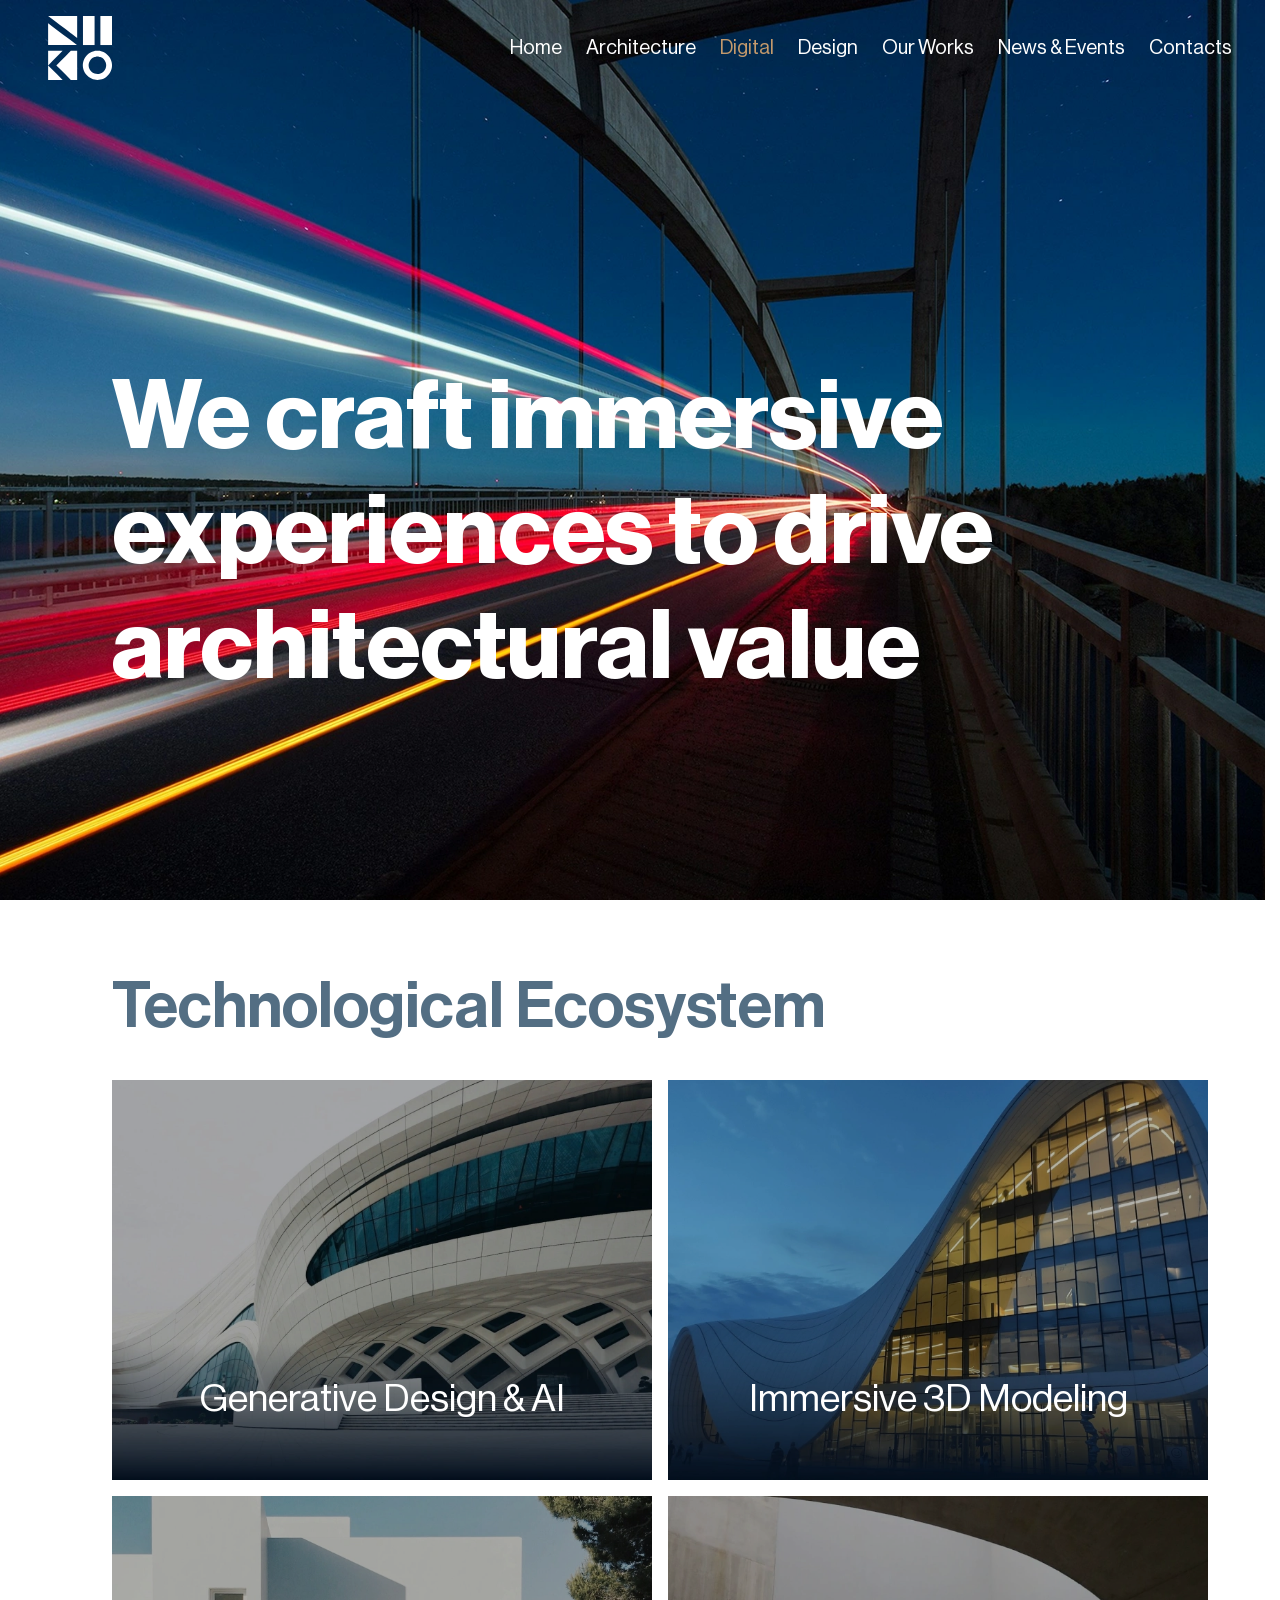
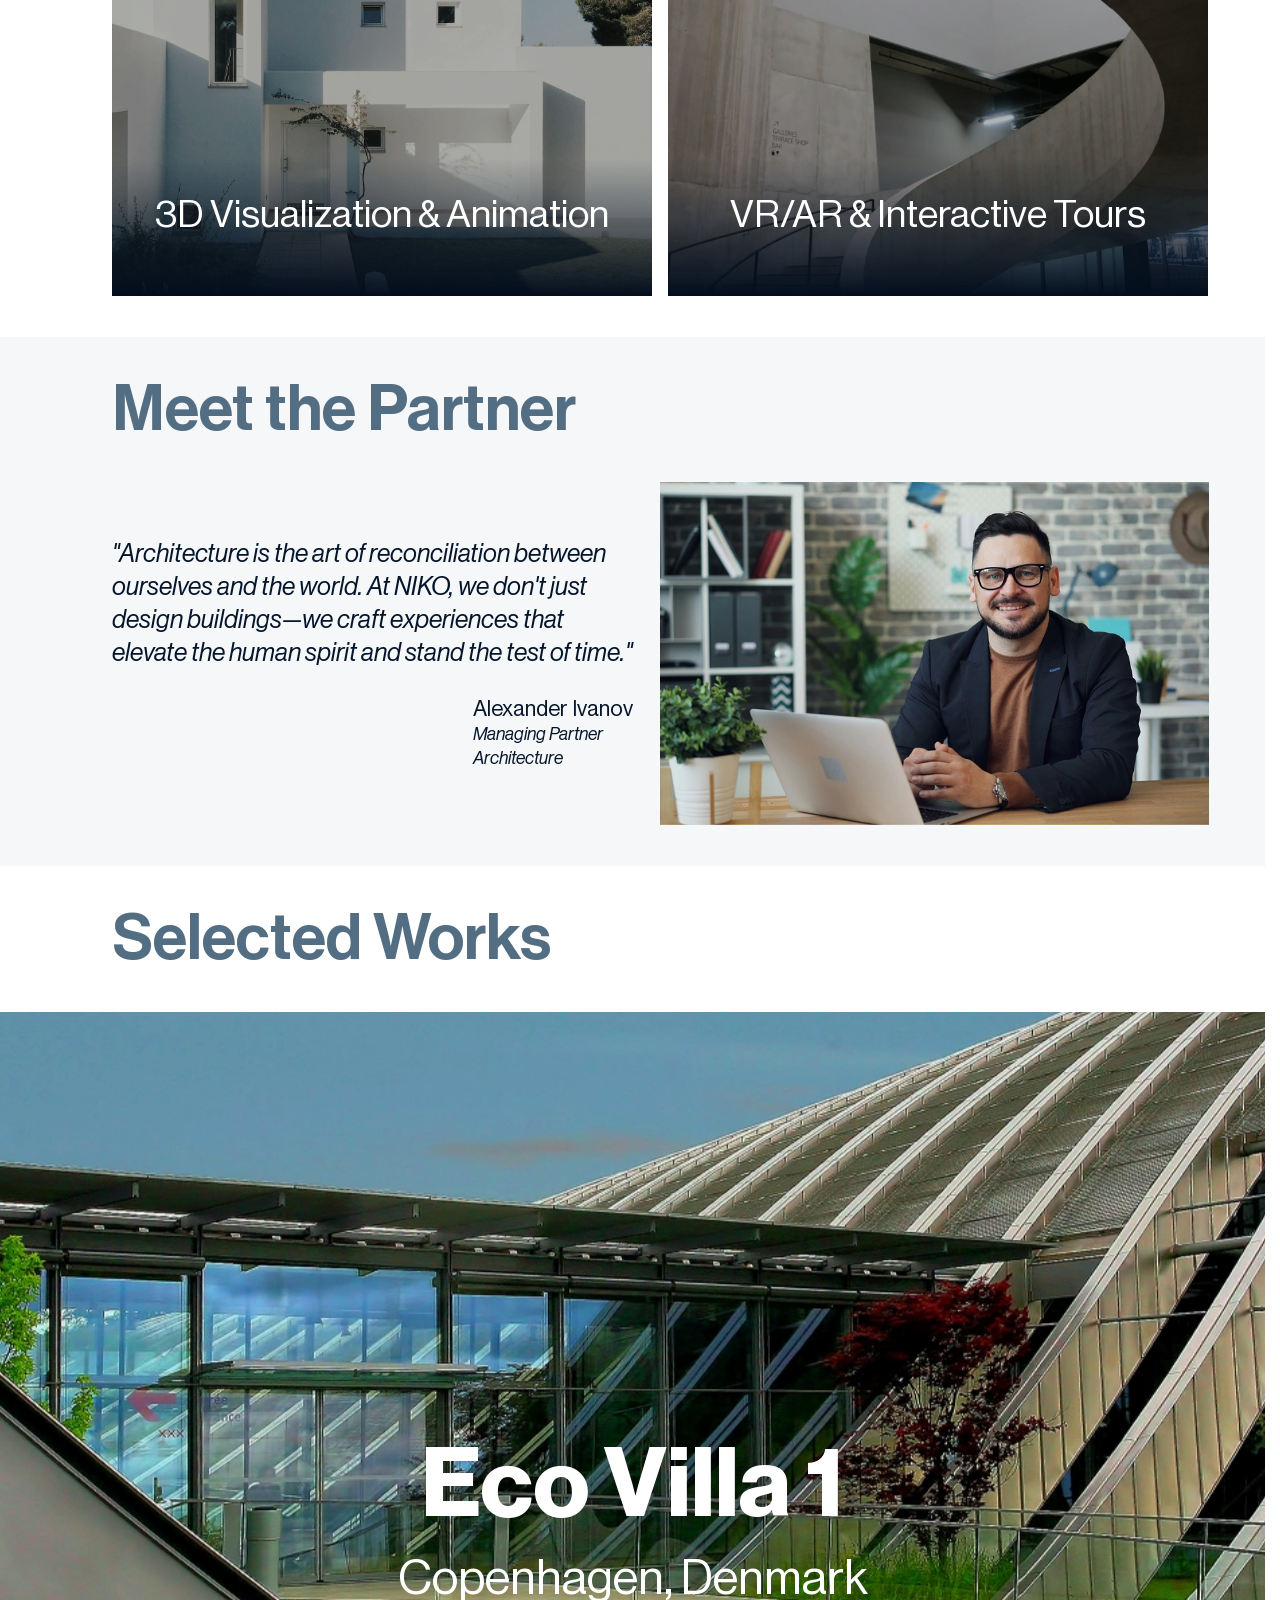
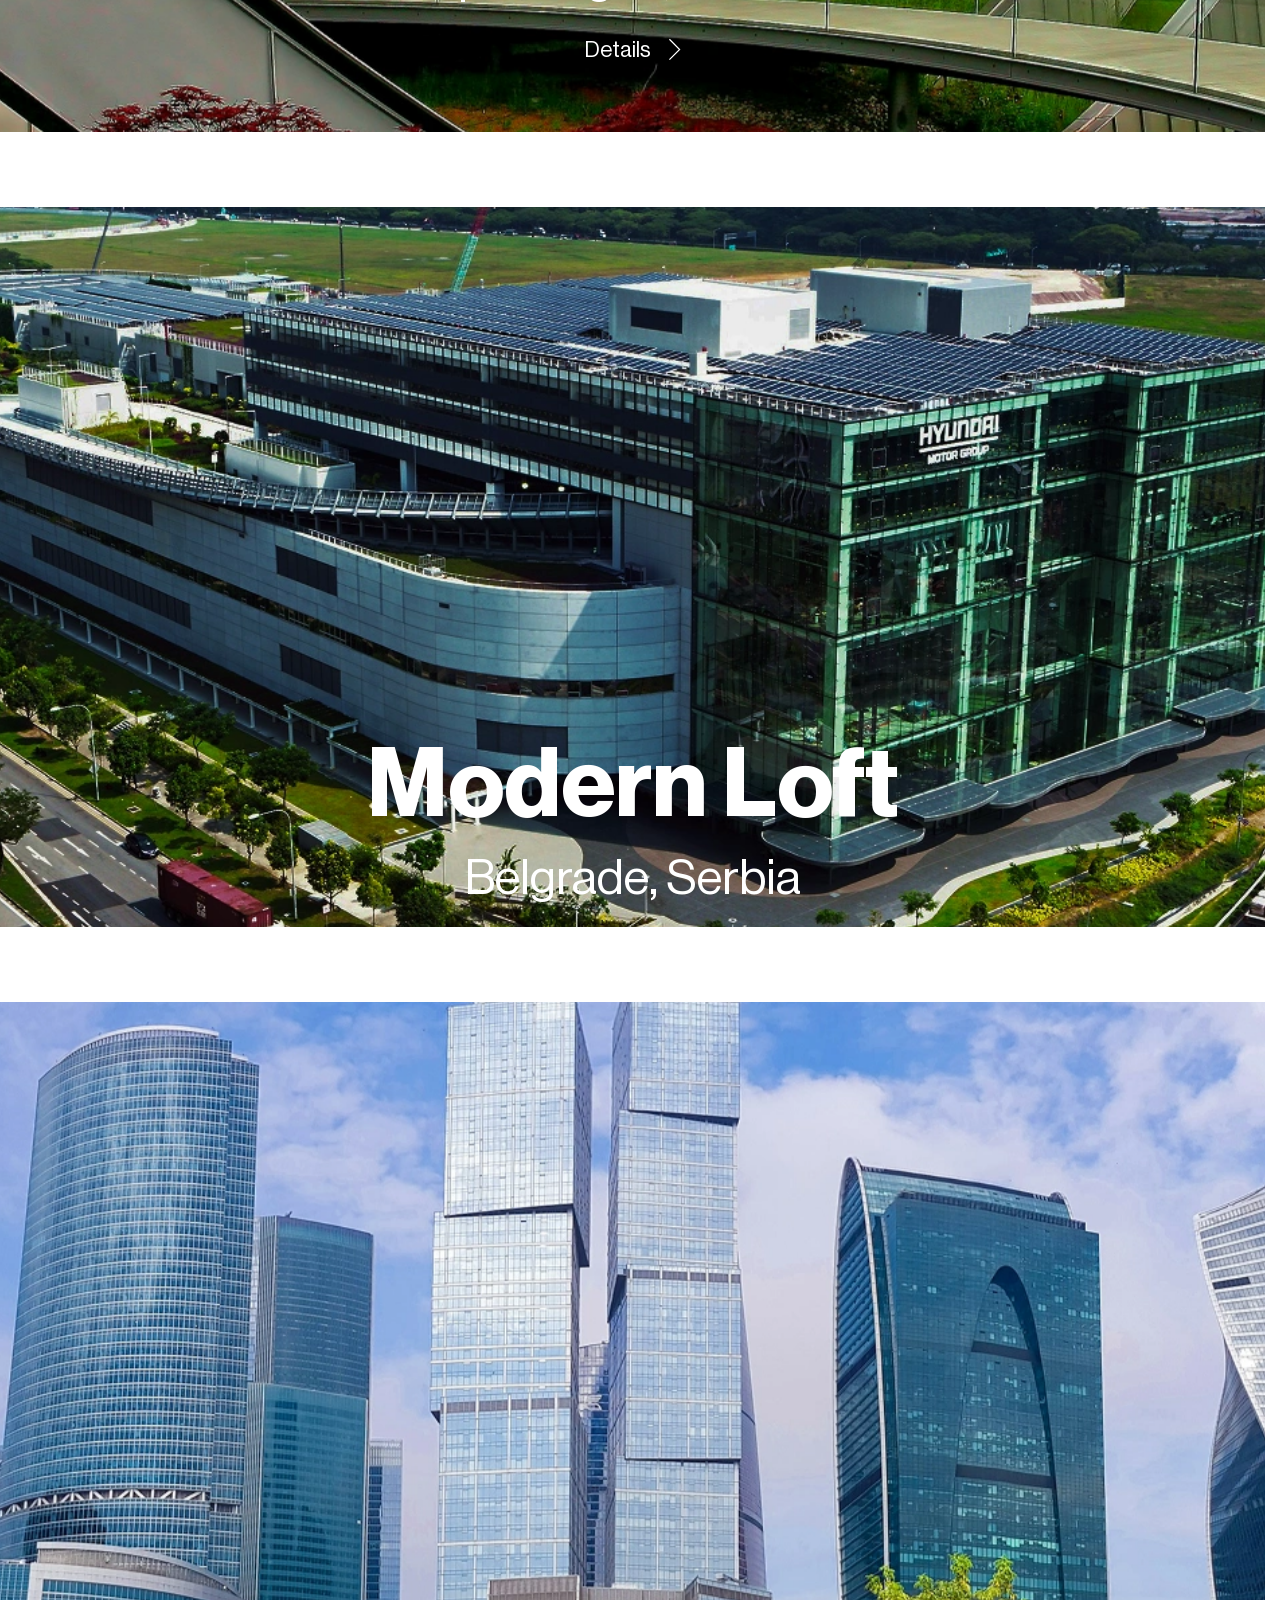
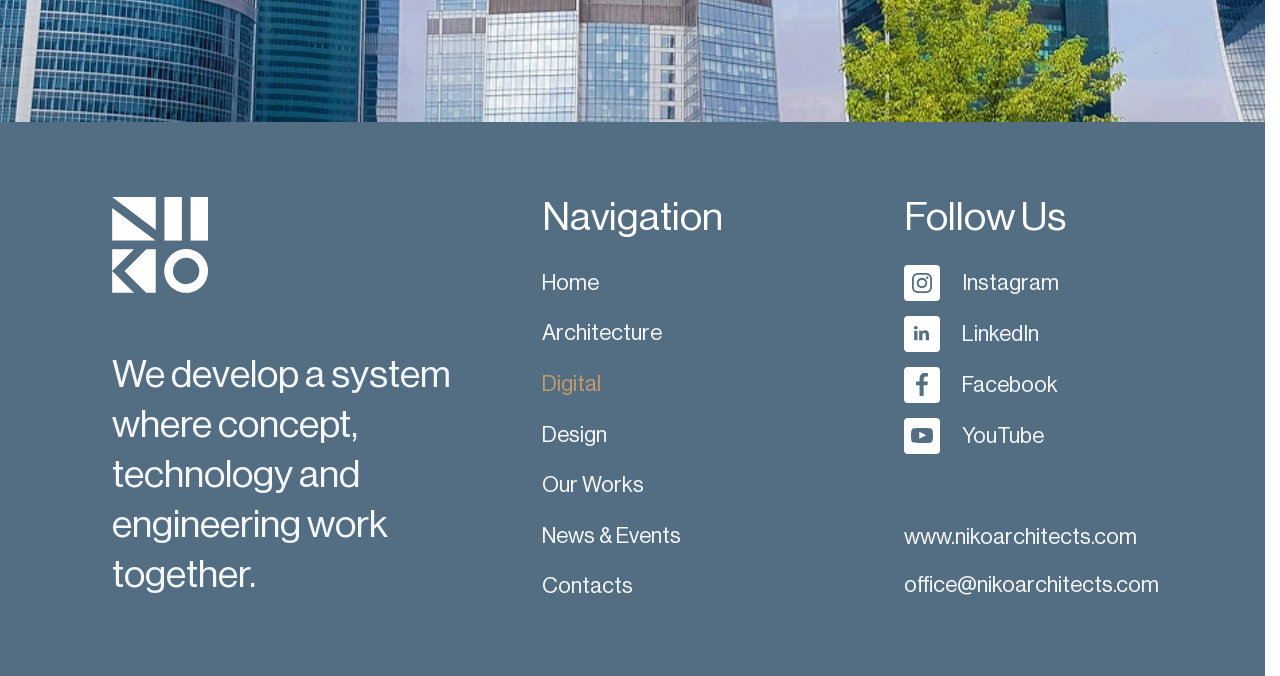
<file: digital.html>
<!DOCTYPE html>
<html lang="en">

<head>
  <meta charset="UTF-8">
  <meta name="viewport" content="width=device-width, initial-scale=1.0">

  <!-- 1. SEO: Фокус на цифровое искусство и технологии -->
  <title>Digital Architecture & Generative Art | Niko Bureau</title>
  <meta name="description"
    content="Niko's digital laboratory: exploring the intersection of architecture, generative art, and virtual environments. Discover our digital design projects across Europe.">

  <link rel="canonical" href="https://yourdomain.com">
  <meta property="og:type" content="website">
  <meta property="og:title" content="Digital Design & Art by Niko Bureau">
  <meta property="og:description" content="Exploring new frontiers in digital architecture and computational design.">
  <meta property="og:image" content="https://yourdomain.com">
  <link rel="icon" type="image/x-icon" href="favicon.ico">
  <link rel="stylesheet" href="styles/swiper-bundle.min.css" />
  <link rel="stylesheet" href="styles/styles.css">
</head>


<body class="inner-page">
  <header class="main-header">
    <a href="index.html" class="static-logo" aria-label="Niko Home Page">
      <svg version="1.1" id="Слой_1" xmlns="http://www.w3.org/2000/svg" xmlns:xlink="http://www.w3.org/1999/xlink"
        x="0px" y="0px" viewBox="0 0 500 500" style="enable-background:new 0 0 500 500;" xml:space="preserve"
        role="img">
        <title>Niko Logo</title>
        <g>
          <path class="st0" d="M227.8,0.1v171.2l-45.4-34.2v-0.9h-1.1C123.4,92.6,58.8,43.9,0.9,0.3V0.1H227.8z" />
          <rect x="273.2" y="0.1" class="st0" width="90.7" height="226.8" />
          <rect x="409.3" y="0.1" class="st0" width="90.7" height="226.8" />
          <polygon class="st0" points="46.3,90.9 46.3,91.3 45.7,90.9 	" />
          <polygon class="st0" points="46.3,90.9 46.3,91.3 45.7,90.9 	" />
          <polygon class="st0" points="182.4,136.2 182.4,137.1 181.3,136.2 	" />
          <path class="st0" d="M226.3,227H0.9V57.1C74.1,112.3,153.2,171.9,226.3,227z" />
          <polygon class="st0" points="114.4,272.3 33,353.7 23.6,363.1 0.9,385.8 0.9,272.3 	" />
          <polygon class="st0" points="114.4,499.2 0.9,499.2 0.9,385.8 69,453.8 91.7,476.5 	" />
          <polygon class="st0" points="227.8,272.3 227.8,499.2 178.5,499.2 137.1,457.7 133.2,453.8 87.8,408.4 65.1,385.8 87.8,363.1 
       91.7,359.2 133.1,317.7 178.5,272.3 	" />
          <path class="st0" d="M497.8,363.1c-3.3-16.7-10.2-32.1-20-45.4c-6.5-8.9-14.4-16.8-23.2-23.5c-13.2-10-28.6-17.1-45.4-20.6
       c-2.6-0.5-5.2-1-7.8-1.3c-5-0.7-10.2-1-15.4-1c-5.2,0-10.4,0.4-15.4,1c-2.3,0.3-4.5,0.7-6.8,1.1c-16.7,3.3-32.2,10.3-45.4,20
       c-9.3,6.8-17.4,15-24.2,24.2c-9.8,13.2-16.7,28.6-20,45.4c-0.4,2.2-0.8,4.4-1.1,6.7c-0.7,5.1-1.1,10.2-1.1,15.5s0.4,10.4,1.1,15.5
       c0.3,2.6,0.8,5.2,1.3,7.7c3.5,16.8,10.6,32.2,20.6,45.4c6.7,8.8,14.6,16.6,23.5,23.2c13.2,9.8,28.6,16.7,45.4,20
       c7.2,1.4,14.6,2.2,22.2,2.2c8,0,15.7-0.8,23.2-2.4c16.8-3.5,32.2-10.6,45.4-20.6c8.5-6.4,16-13.9,22.4-22.4
       c10-13.2,17.1-28.6,20.6-45.4c1.6-7.5,2.4-15.3,2.4-23.2C500,377.6,499.3,370.2,497.8,363.1z M450.6,408.4
       c-6.9,19.2-22.1,34.4-41.3,41.3c-7.2,2.6-15.1,4.1-23.2,4.1c-7.8,0-15.2-1.3-22.2-3.7c-19.7-6.7-35.3-22.2-42.4-41.7
       c-1.3-3.6-2.3-7.3-3-11.2c-0.7-3.9-1.1-7.9-1.1-12c0-4.1,0.4-8.1,1.1-12c0.6-3.5,1.5-6.8,2.6-10.1c6.9-20,22.7-35.9,42.8-42.8
       c3.3-1.1,6.7-2,10.1-2.6c3.9-0.7,7.9-1.1,12-1.1s8.1,0.4,12,1.1c3.9,0.7,7.6,1.7,11.2,3c19.5,7,35,22.7,41.7,42.4
       c2.4,7,3.7,14.4,3.7,22.2C454.6,393.4,453.2,401.2,450.6,408.4z" />
        </g>
      </svg>
    </a>
    <nav class="main-nav" role="navigation" aria-label="Main Navigation">
      <ul class="menu-list">
        <li class="menu-item"><a href="index.html" class="menu-link">Home</a></li>
        <li class="menu-item"><a href="architecture.html" class="menu-link"
            title="Architectural Design and Bureau">Architecture</a></li>
        <li class="menu-item"><a href="digital.html" class="menu-link"
            title="Digital Solutions in Architecture">Digital</a></li>
        <li class="menu-item"><a href="design.html" class="menu-link" title="Interior and Industrial Design">Design</a>
        </li>
        <li class="menu-item"><a href="projects.html" class="menu-link">Our Works</a></li>
        <li class="menu-item"><a href="news.html" class="menu-link">News & Events</a></li>
        <li class="menu-item"><a href="contacts.html" class="menu-link">Contacts</a></li>
      </ul>
    </nav>
    <!-- Кнопка Бургер -->
    <button class="mobile-burger" id="burger" aria-label="Open mobile menu" aria-expanded="false">
      <span></span>
      <span></span>
      <span></span>
    </button>
    <!-- Полноэкранное мобильное меню -->
    <div class="mobile-menu" id="mobileMenu" aria-hidden="true">
      <nav class="mobile-nav" aria-label="Mobile Navigation">
        <a href="index.html" class="mobile-link">Home</a>
        <a href="architecture.html" class="mobile-link">Architecture</a>
        <a href="digital.html" class="mobile-link">Digital</a>
        <a href="design.html" class="mobile-link">Design</a>
        <a href="projects.html" class="mobile-link">Our Works</a>
        <a href="news.html" class="mobile-link">News & Events</a>
        <a href="contacts.html" class="mobile-link">Contacts</a>
      </nav>
    </div>
  </header>

  <section class="hero">
    <img class="hero__image" src="images/digital/hero-bg-1.webp"
      alt="Digital architecture and immersive experiences by Niko Bureau" fetchpriority="high">
    <div class="hero__content">
      <h1 class="hero__title reveal">We craft immersive experiences to drive architectural value</h1>
    </div>
  </section>
  <section class="concept">
    <div class="concept__top">
      <h2 class="concept__title title">Technological Ecosystem</h2>
    </div>
    <div class="concept-grid">
      <div class="concept-card reveal">
        <img class="concept-card__image" src="images/architecture/concept/1.webp"
          alt="AI and Generative Design in Architecture">
        <div class="concept-card__content">
          <h3 class="concept-card__title">Generative Design & AI</h3>
          <p class="concept-card__descr">Using algorithms and neural networks for form optimization, environmental
            analysis, and automated design discovery.</p>
        </div>
      </div>
      <div class="concept-card reveal">
        <img class="concept-card__image" src="images/architecture/concept/2.webp"
          alt="AI and Generative Design in Architecture">
        <div class="concept-card__content">
          <h3 class="concept-card__title">Immersive 3D Modeling</h3>
          <p class="concept-card__descr"> Creating high-fidelity digital twins with real-time physics of light,
            shadows, and materials.</p>
        </div>
      </div>
      <div class="concept-card reveal">
        <img class="concept-card__image" src="images/architecture/concept/3.webp"
          alt="AI and Generative Design in Architecture">
        <div class="concept-card__content">
          <h3 class="concept-card__title">3D Visualization & Animation</h3>
          <p class="concept-card__descr">High-end photorealistic rendering and architectural cinematography for an
            emotional project presentation.</p>
        </div>
      </div>
      <div class="concept-card reveal">
        <img class="concept-card__image" src="images/architecture/concept/4.webp"
          alt="AI and Generative Design in Architecture">
        <div class="concept-card__content">
          <h3 class="concept-card__title">VR/AR & Interactive Tours</h3>
          <p class="concept-card__descr">Full-scale immersion through Virtual Reality and on-site project integration
            via Augmented Reality.</p>
        </div>
      </div>
    </div>
  </section>
  <section class="meet">
    <h2 class="meet__title title">Meet the Partner</h2>
    <div class="meet__content">
      <div class="meet__content-inner">
        <figure class="meet__quote-wrapper" itemscope itemtype="https://schema.org">
          <blockquote class="meet__quote-text" itemprop="text">
            <p>"Architecture is the art of reconciliation between ourselves and the world. At NIKO, we don't just design
              buildings—we craft experiences that elevate the human spirit and stand the test of time."</p>
          </blockquote>
          <figcaption class="meet__quote-author">
            <span itemprop="author">Alexander Ivanov</span>
            <cite>Managing Partner <br> Architecture</cite>
          </figcaption>
        </figure>
      </div>
      <img class="meet__image" src="images/architecture/meet.webp" alt="Alexander Ivanov - Managing Partner at Niko"
        loading="lazy">
    </div>
  </section>
  <section class="selected">
    <h2 class="selected__title title">Selected Works</h2>
    <div class="selected__wrapper">
      <div class="selected-card">
        <div class="selected__card">
          <div class="selected-card__content">
            <h3 class="selected-card__title">Eco Villa 1</h3>
            <div class="selected-card__subtitle">Copenhagen, Denmark</div>
            <a class="selected-card__link" href="project.html" aria-label="View Eco Villa 1 project details">Details
              <svg width="20" height="36" viewBox="0 0 20 36" fill="none" aria-hidden="true">
                <path d="M0.707133 0.70717L17.6777 17.6777L0.707136 34.6483" stroke="white" stroke-width="2" />
              </svg>
            </a>
          </div>
          <img class="selected__image" src="images/architecture/selected/1.webp" alt="Eco Villa 1 in Copenhagen by Niko"
            loading="lazy">
        </div>
      </div>
      <div class="selected-card">
        <div class="selected__card">
          <div class="selected-card__content">
            <h3 class="selected-card__title">Modern Loft</h3>
            <div class="selected-card__subtitle">Belgrade, Serbia</div>
            <a class="selected-card__link" href="project.html" aria-label="View Modern Loft project details">Details
              <svg width="20" height="36" viewBox="0 0 20 36" fill="none" aria-hidden="true">
                <path d="M0.707133 0.70717L17.6777 17.6777L0.707136 34.6483" stroke="white" stroke-width="2" />
              </svg>
            </a>
          </div>
          <img class="selected__image" src="images/architecture/selected/2.webp" alt="Modern Loft in Belgrad by Niko"
            loading="lazy">
        </div>
      </div>
      <div class="selected-card">
        <div class="selected__card">
          <div class="selected-card__content">
            <h3 class="selected-card__title">Velocity Bridge</h3>
            <div class="selected-card__subtitle">Berlin, Germany</div>
            <a class="selected-card__link" href="project.html" aria-label="View Velocity Bridge project details">Details
              <svg width="20" height="36" viewBox="0 0 20 36" fill="none" aria-hidden="true">
                <path d="M0.707133 0.70717L17.6777 17.6777L0.707136 34.6483" stroke="white" stroke-width="2" />
              </svg>
            </a>
          </div>
          <img class="selected__image" src="images/architecture/selected/3.webp" alt="Velocity Bridge in Berlin by Niko"
            loading="lazy">
        </div>
      </div>
    </div>
  </section>

  <footer class="footer">
    <div class="footer__body">
      <div class="footer__col footer__col--1">
        <a class="footer__logo" href="index.html" aria-label="Niko Logo - Back to Home">
          <svg version="1.1" role="img" x="0px" y="0px" viewBox="0 0 500 500" xml:space="preserve">
            <title>Niko Architectural Bureau</title>
            <g>
              <path d="M227.8,0.1v171.2l-45.4-34.2v-0.9h-1.1C123.4,92.6,58.8,43.9,0.9,0.3V0.1H227.8z" />
              <rect x="273.2" y="0.1" width="90.7" height="226.8" />
              <rect x="409.3" y="0.1" width="90.7" height="226.8" />
              <polygon points="46.3,90.9 46.3,91.3 45.7,90.9 	" />
              <polygon points="46.3,90.9 46.3,91.3 45.7,90.9 	" />
              <polygon points="182.4,136.2 182.4,137.1 181.3,136.2 	" />
              <path d="M226.3,227H0.9V57.1C74.1,112.3,153.2,171.9,226.3,227z" />
              <polygon points="114.4,272.3 33,353.7 23.6,363.1 0.9,385.8 0.9,272.3 	" />
              <polygon points="114.4,499.2 0.9,499.2 0.9,385.8 69,453.8 91.7,476.5 	" />
              <polygon points="227.8,272.3 227.8,499.2 178.5,499.2 137.1,457.7 133.2,453.8 87.8,408.4 65.1,385.8 87.8,363.1 
       91.7,359.2 133.1,317.7 178.5,272.3 	" />
              <path d="M497.8,363.1c-3.3-16.7-10.2-32.1-20-45.4c-6.5-8.9-14.4-16.8-23.2-23.5c-13.2-10-28.6-17.1-45.4-20.6
       c-2.6-0.5-5.2-1-7.8-1.3c-5-0.7-10.2-1-15.4-1c-5.2,0-10.4,0.4-15.4,1c-2.3,0.3-4.5,0.7-6.8,1.1c-16.7,3.3-32.2,10.3-45.4,20
       c-9.3,6.8-17.4,15-24.2,24.2c-9.8,13.2-16.7,28.6-20,45.4c-0.4,2.2-0.8,4.4-1.1,6.7c-0.7,5.1-1.1,10.2-1.1,15.5s0.4,10.4,1.1,15.5
       c0.3,2.6,0.8,5.2,1.3,7.7c3.5,16.8,10.6,32.2,20.6,45.4c6.7,8.8,14.6,16.6,23.5,23.2c13.2,9.8,28.6,16.7,45.4,20
       c7.2,1.4,14.6,2.2,22.2,2.2c8,0,15.7-0.8,23.2-2.4c16.8-3.5,32.2-10.6,45.4-20.6c8.5-6.4,16-13.9,22.4-22.4
       c10-13.2,17.1-28.6,20.6-45.4c1.6-7.5,2.4-15.3,2.4-23.2C500,377.6,499.3,370.2,497.8,363.1z M450.6,408.4
       c-6.9,19.2-22.1,34.4-41.3,41.3c-7.2,2.6-15.1,4.1-23.2,4.1c-7.8,0-15.2-1.3-22.2-3.7c-19.7-6.7-35.3-22.2-42.4-41.7
       c-1.3-3.6-2.3-7.3-3-11.2c-0.7-3.9-1.1-7.9-1.1-12c0-4.1,0.4-8.1,1.1-12c0.6-3.5,1.5-6.8,2.6-10.1c6.9-20,22.7-35.9,42.8-42.8
       c3.3-1.1,6.7-2,10.1-2.6c3.9-0.7,7.9-1.1,12-1.1s8.1,0.4,12,1.1c3.9,0.7,7.6,1.7,11.2,3c19.5,7,35,22.7,41.7,42.4
       c2.4,7,3.7,14.4,3.7,22.2C454.6,393.4,453.2,401.2,450.6,408.4z" />
            </g>
          </svg>
        </a>
        <div class="footer__appeal">
          We develop a system where concept, technology and engineering work together.
        </div>
        <!-- Юридический блок (очень важно для Европы) -->
        <!-- <div class="footer__legal-info" style="font-size: 12px; margin-top: 20px; opacity: 0.6;">
          Niko Bureau LTD <br>
          VAT ID: [Your VAT Number] <br>
          Berlin, Germany (или ваш адрес)
        </div> -->
      </div>

      <div class="footer__col">
        <div class="footer__col-title">Navigation</div>
        <ul class="footer__menu-list">
          <li class="footer__menu-item"><a href="index.html" class="footer__menu-link">Home</a></li>
          <li class="footer__menu-item"><a href="architecture.html" class="footer__menu-link">Architecture</a></li>
          <li class="footer__menu-item"><a href="digital.html" class="footer__menu-link">Digital</a></li>
          <li class="footer__menu-item"><a href="design.html" class="footer__menu-link">Design</a></li>
          <li class="footer__menu-item"><a href="projects.html" class="footer__menu-link">Our Works</a></li>
          <li class="footer__menu-item"><a href="news.html" class="footer__menu-link">News & Events</a></li>
          <li class="footer__menu-item"><a href="contacts.html" class="footer__menu-link">Contacts</a></li>
        </ul>
      </div>
      <div class="footer__col">
        <div class="footer__col-title">Follow Us</div>
        <ul class="footer__soc1als-list">
          <li class="footer__soc1als-item">
            <a class="footer__soc1als-link" href="/" target="_blank" rel="noopener" aria-label="Follow us on Instagram">
              <div class="footer__svg-wrapper">
                <svg width="20" height="20" viewBox="0 0 20 20" fill="none" xmlns="http://www.w3.org/2000/svg">
                  <path
                    d="M10 1.80723C12.6506 1.80723 13.0121 1.80723 14.0964 1.80723C15.0602 1.80723 15.5422 2.04819 15.9036 2.16868C16.3855 2.40964 16.747 2.53012 17.1084 2.89157C17.4699 3.25301 17.7108 3.61446 17.8313 4.09639C17.9518 4.45783 18.0723 4.93976 18.1928 5.90362C18.1928 6.98795 18.1928 7.22892 18.1928 10C18.1928 12.7711 18.1928 13.0121 18.1928 14.0964C18.1928 15.0602 17.9518 15.5422 17.8313 15.9036C17.5904 16.3855 17.4699 16.747 17.1084 17.1084C16.747 17.4699 16.3855 17.7108 15.9036 17.8313C15.5422 17.9518 15.0602 18.0723 14.0964 18.1928C13.0121 18.1928 12.7711 18.1928 10 18.1928C7.22892 18.1928 6.98795 18.1928 5.90362 18.1928C4.93976 18.1928 4.45783 17.9518 4.09639 17.8313C3.61446 17.5904 3.25301 17.4699 2.89157 17.1084C2.53012 16.747 2.28916 16.3855 2.16868 15.9036C2.04819 15.5422 1.92771 15.0602 1.80723 14.0964C1.80723 13.0121 1.80723 12.7711 1.80723 10C1.80723 7.22892 1.80723 6.98795 1.80723 5.90362C1.80723 4.93976 2.04819 4.45783 2.16868 4.09639C2.40964 3.61446 2.53012 3.25301 2.89157 2.89157C3.25301 2.53012 3.61446 2.28916 4.09639 2.16868C4.45783 2.04819 4.93976 1.92771 5.90362 1.80723C6.98795 1.80723 7.3494 1.80723 10 1.80723ZM10 0C7.22892 0 6.98795 0 5.90362 0C4.81928 0 4.09639 0.240965 3.49398 0.481928C2.89157 0.722892 2.28916 1.08434 1.68675 1.68675C1.08434 2.28916 0.843374 2.77109 0.481928 3.49398C0.240965 4.09639 0.120482 4.81928 0 5.90362C0 6.98795 0 7.3494 0 10C0 12.7711 0 13.0121 0 14.0964C0 15.1807 0.240965 15.9036 0.481928 16.506C0.722892 17.1084 1.08434 17.7108 1.68675 18.3133C2.28916 18.9157 2.77109 19.1566 3.49398 19.5181C4.09639 19.759 4.81928 19.8795 5.90362 20C6.98795 20 7.3494 20 10 20C12.6506 20 13.0121 20 14.0964 20C15.1807 20 15.9036 19.759 16.506 19.5181C17.1084 19.2771 17.7108 18.9157 18.3133 18.3133C18.9157 17.7108 19.1566 17.2289 19.5181 16.506C19.759 15.9036 19.8795 15.1807 20 14.0964C20 13.0121 20 12.6506 20 10C20 7.3494 20 6.98795 20 5.90362C20 4.81928 19.759 4.09639 19.5181 3.49398C19.2771 2.89157 18.9157 2.28916 18.3133 1.68675C17.7108 1.08434 17.2289 0.843374 16.506 0.481928C15.9036 0.240965 15.1807 0.120482 14.0964 0C13.0121 0 12.7711 0 10 0Z"
                    fill="#536E83" />
                  <path
                    d="M10 4.81928C7.10843 4.81928 4.81928 7.10843 4.81928 10C4.81928 12.8916 7.10843 15.1807 10 15.1807C12.8916 15.1807 15.1807 12.8916 15.1807 10C15.1807 7.10843 12.8916 4.81928 10 4.81928ZM10 13.3735C8.19277 13.3735 6.62651 11.9277 6.62651 10C6.62651 8.19277 8.07229 6.62651 10 6.62651C11.8072 6.62651 13.3735 8.07229 13.3735 10C13.3735 11.8072 11.8072 13.3735 10 13.3735Z"
                    fill="#536E83" />
                  <path
                    d="M15.3012 5.90362C15.9666 5.90362 16.506 5.3642 16.506 4.6988C16.506 4.03339 15.9666 3.49398 15.3012 3.49398C14.6358 3.49398 14.0964 4.03339 14.0964 4.6988C14.0964 5.3642 14.6358 5.90362 15.3012 5.90362Z"
                    fill="#536E83" />
                </svg>
              </div>
              Instagram
            </a>
          </li>
          <li class="footer__soc1als-item">
            <a class="footer__soc1als-link" href="/" target="_blank" rel="noopener" aria-label="Follow us on LinkedIn">
              <div class="footer__svg-wrapper">
                <svg width="15" height="15" viewBox="0 0 15 15" fill="none" xmlns="http://www.w3.org/2000/svg">
                  <path
                    d="M15 8.7444V14.2601H11.7713V9.08072C11.7713 7.80269 11.3004 6.92825 10.157 6.92825C9.28251 6.92825 8.74439 7.53363 8.5426 8.07175C8.47534 8.27354 8.40807 8.5426 8.40807 8.87892V14.2601H5.17937C5.17937 14.2601 5.24664 5.5157 5.17937 4.64126H8.40807V5.98655C8.81166 5.3139 9.61883 4.3722 11.3004 4.3722C13.3856 4.3722 15 5.78475 15 8.7444ZM1.81614 0C0.739908 0 0 0.73991 0 1.68161C0 2.62332 0.672645 3.36323 1.74888 3.36323C2.89238 3.36323 3.56502 2.62332 3.56502 1.68161C3.63229 0.672646 2.95964 0 1.81614 0ZM0.201793 14.2601H3.43049V4.64126H0.201793V14.2601Z"
                    fill="#536E83" />
                </svg>
              </div>
              LinkedIn
            </a>
          </li>
          <li class="footer__soc1als-item">
            <a class="footer__soc1als-link" href="/" target="_blank" rel="noopener" aria-label="Follow us on Facebook">
              <div class="footer__svg-wrapper">
                <svg width="12" height="23" viewBox="0 0 12 23" fill="none" xmlns="http://www.w3.org/2000/svg">
                  <path
                    d="M7.65708 12.3648H11.3793L11.9637 8.56055H7.65632V6.48134C7.65632 4.90099 8.16957 3.49962 9.63891 3.49962H12V0.179741C11.5852 0.123382 10.7078 0 9.04996 0C5.58819 0 3.55867 1.8393 3.55867 6.0297V8.56055H0V12.3648H3.55867V22.821C4.26344 22.9276 4.97729 23 5.71007 23C6.37245 23 7.01893 22.9391 7.65708 22.8522V12.3648Z"
                    fill="#536E83" />
                </svg>
              </div>
              Facebook
            </a>
          </li>
          <li class="footer__soc1als-item">
            <a class="footer__soc1als-link" href="/" target="_blank" rel="noopener" aria-label="Follow us on Youtube">
              <div class="footer__svg-wrapper">
                <svg width="22" height="15" viewBox="0 0 22 15" fill="none" xmlns="http://www.w3.org/2000/svg">
                  <path fill-rule="evenodd" clip-rule="evenodd"
                    d="M2.26249 14.5568C1.87023 14.4408 1.51232 14.2343 1.21896 13.9549C0.925599 13.6754 0.705403 13.3312 0.576947 12.9512C-0.157079 10.9874 -0.374569 2.78693 1.03911 1.16807C1.50961 0.641449 2.17389 0.317218 2.88777 0.265759C6.68024 -0.13232 18.3975 -0.0792426 19.7432 0.398453C20.1217 0.518323 20.4675 0.720256 20.7547 0.989122C21.0419 1.25799 21.263 1.58681 21.4015 1.95096C22.2035 3.98117 22.2307 11.3589 21.2928 13.3095C21.044 13.8173 20.6275 14.2285 20.1102 14.4772C18.6965 15.1672 4.13833 15.1539 2.26249 14.5568ZM8.28422 10.7087L15.0808 7.25869L8.28422 3.78213V10.7087Z"
                    fill="#536E83" />
                </svg>
              </div>
              YouTube
            </a>
          </li>
        </ul>
        <a href="https//www.nikoarchitects.com" class="footer__menu-out-link" target="_blank"
          rel="noopener noreferrer">www.nikoarchitects.com</a>
        <a href="mailto:office@nikoarchitects.com" class="footer__menu-email">office@nikoarchitects.com</a>
      </div>
    </div>
    <!-- <div class="footer__bottom" style="border-top: 1px solid rgba(255,255,255,0.1); padding-top: 20px; margin-top: 40px; display: flex; justify-content: space-between; font-size: 12px;">
      <div class="footer__copy">© 2026 Niko Bureau. All rights reserved.</div>
      <div class="footer__legal-links">
        <a href="privacy.html" style="margin-left: 20px;">Privacy Policy</a>
        <a href="cookies.html" style="margin-left: 20px;">Cookies Policy</a>
      </div>
    </div> -->
  </footer>

  <script src="js/swiper-bundle.min.js"></script>
  <script src="js/common.js"></script>
</body>

</html>
</file>
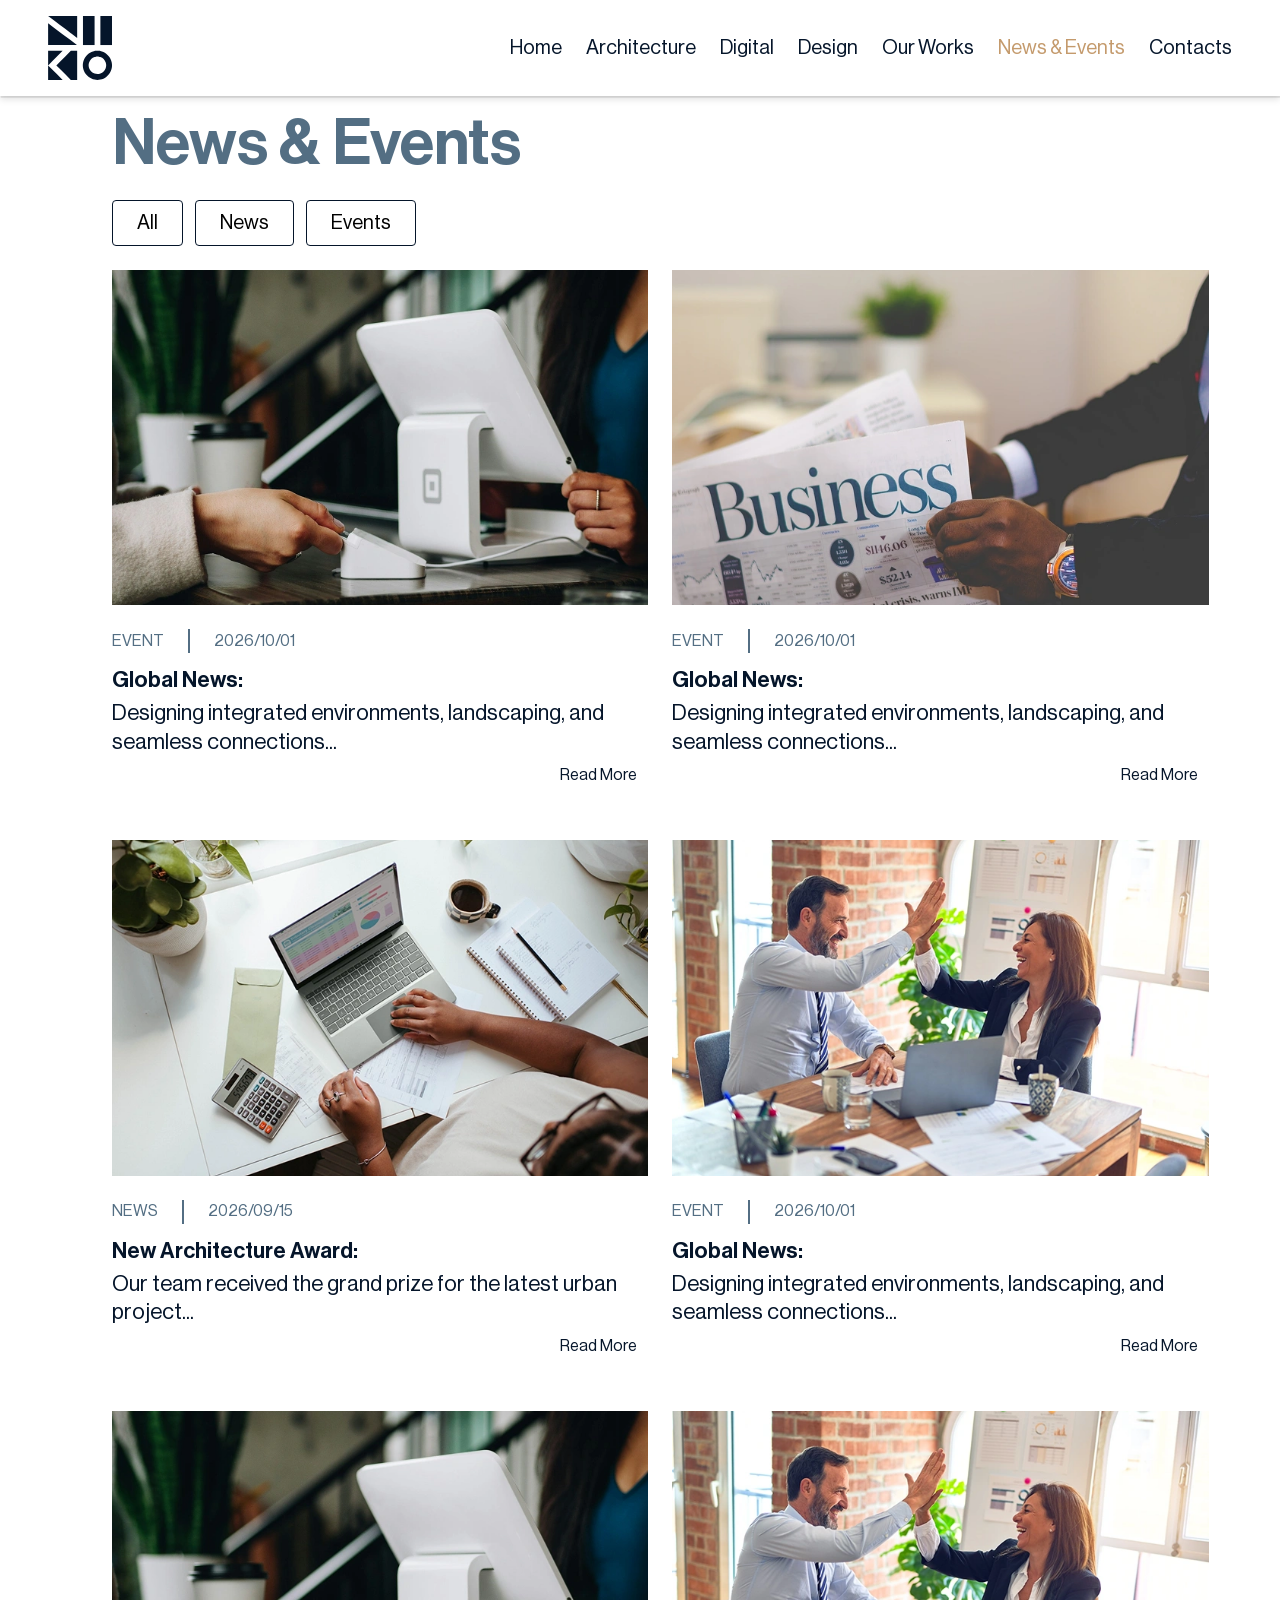
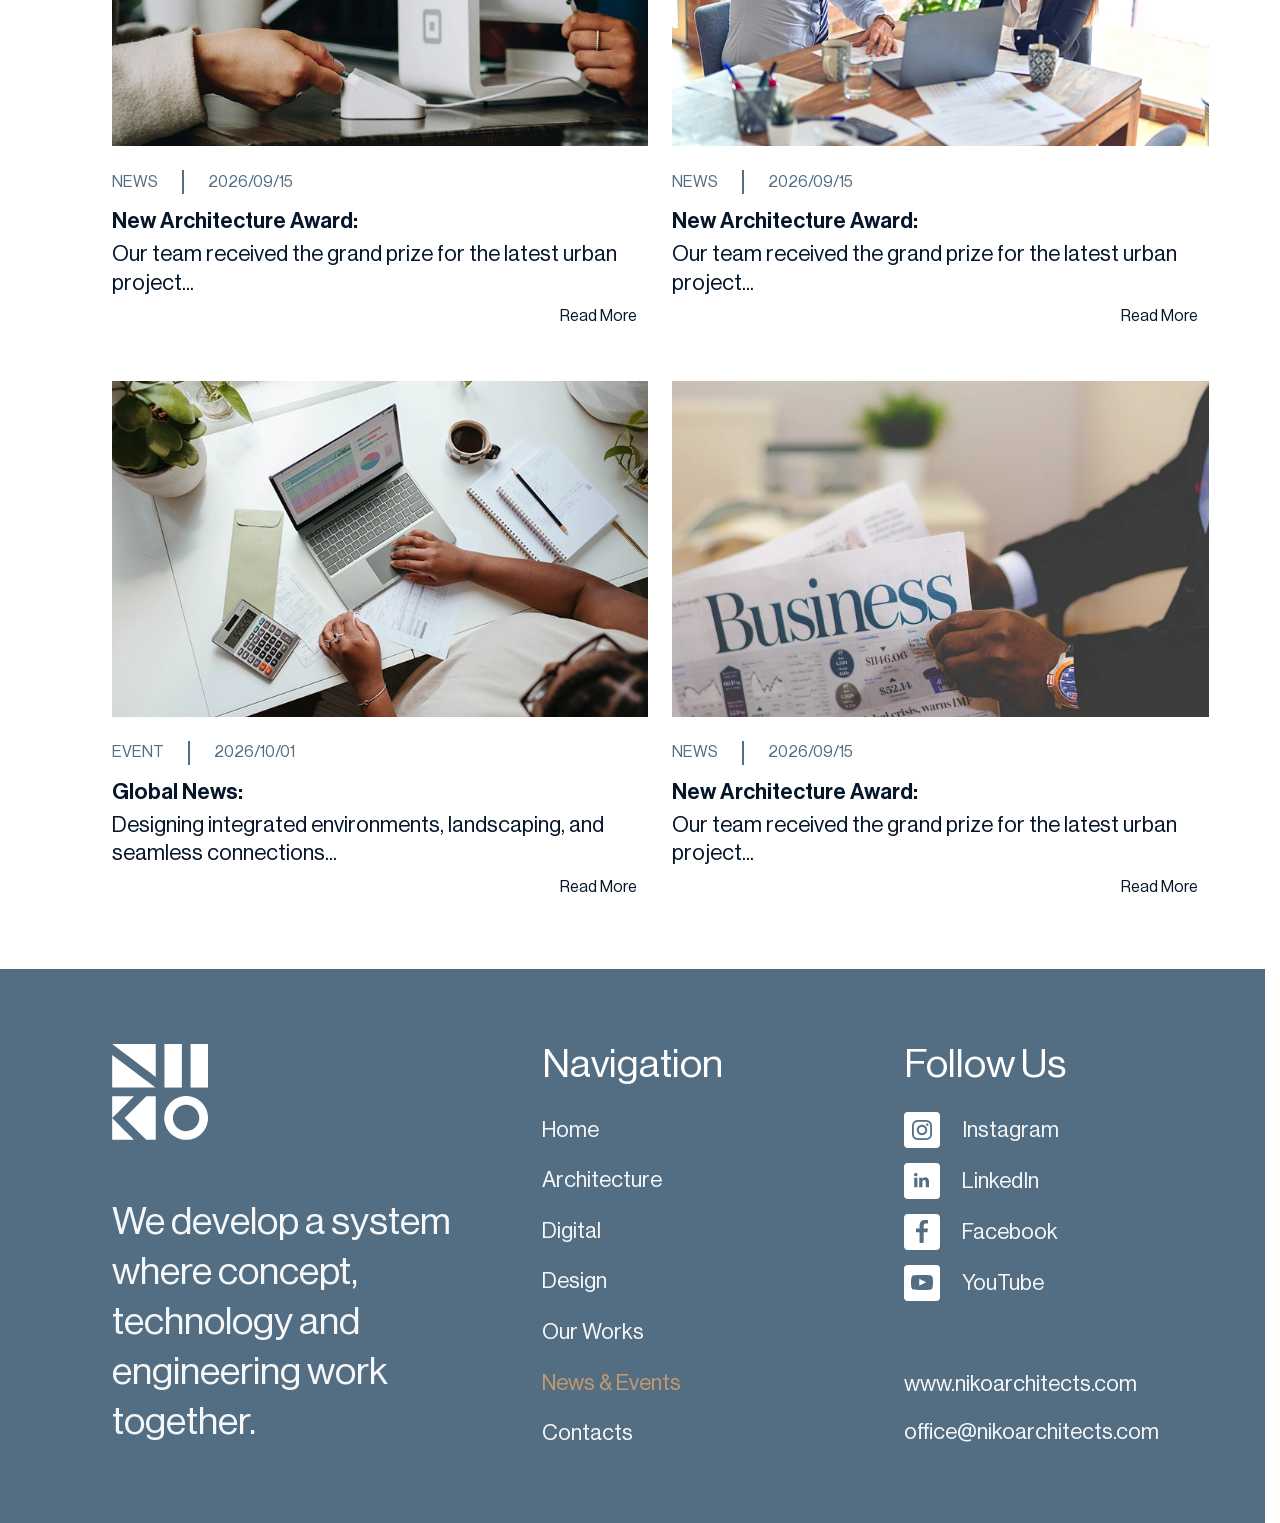
<file: news.html>
<!DOCTYPE html>
<html lang="en">

<head>
  <meta charset="UTF-8">
  <meta name="viewport" content="width=device-width, initial-scale=1.0">
  
  <!-- 1. SEO: Фокус на актуальность и события -->
  <title>Architecture News & Design Events | Niko Bureau Updates</title>
  <meta name="description" content="Stay updated with the latest news from Niko. Architectural insights, design exhibition highlights, and innovative project announcements in Europe.">
  <link rel="canonical" href="https://yourdomain.com">
  <meta property="og:type" content="website">
  <meta property="og:title" content="Latest Updates & Events | Niko Architecture & Design">
  <meta property="og:description" content="Read about our latest milestones, industry insights, and upcoming architectural events.">
  <meta property="og:image" content="https://yourdomain.com">
  <link rel="icon" type="image/x-icon" href="favicon.ico">
  <link rel="stylesheet" href="styles/swiper-bundle.min.css" />
  <link rel="stylesheet" href="styles/styles.css">
</head>


<body class="inner-page-2">
  <header class="main-header">
    <a href="index.html" class="static-logo" aria-label="Niko Home Page">
        <svg version="1.1" id="Слой_1" xmlns="http://www.w3.org/2000/svg" xmlns:xlink="http://www.w3.org/1999/xlink"
          x="0px" y="0px" viewBox="0 0 500 500" style="enable-background:new 0 0 500 500;" xml:space="preserve" role="img">
          <title>Niko Logo</title>
          <g>
            <path class="st0" d="M227.8,0.1v171.2l-45.4-34.2v-0.9h-1.1C123.4,92.6,58.8,43.9,0.9,0.3V0.1H227.8z" />
            <rect x="273.2" y="0.1" class="st0" width="90.7" height="226.8" />
            <rect x="409.3" y="0.1" class="st0" width="90.7" height="226.8" />
            <polygon class="st0" points="46.3,90.9 46.3,91.3 45.7,90.9 	" />
            <polygon class="st0" points="46.3,90.9 46.3,91.3 45.7,90.9 	" />
            <polygon class="st0" points="182.4,136.2 182.4,137.1 181.3,136.2 	" />
            <path class="st0" d="M226.3,227H0.9V57.1C74.1,112.3,153.2,171.9,226.3,227z" />
            <polygon class="st0" points="114.4,272.3 33,353.7 23.6,363.1 0.9,385.8 0.9,272.3 	" />
            <polygon class="st0" points="114.4,499.2 0.9,499.2 0.9,385.8 69,453.8 91.7,476.5 	" />
            <polygon class="st0" points="227.8,272.3 227.8,499.2 178.5,499.2 137.1,457.7 133.2,453.8 87.8,408.4 65.1,385.8 87.8,363.1 
       91.7,359.2 133.1,317.7 178.5,272.3 	" />
            <path class="st0" d="M497.8,363.1c-3.3-16.7-10.2-32.1-20-45.4c-6.5-8.9-14.4-16.8-23.2-23.5c-13.2-10-28.6-17.1-45.4-20.6
       c-2.6-0.5-5.2-1-7.8-1.3c-5-0.7-10.2-1-15.4-1c-5.2,0-10.4,0.4-15.4,1c-2.3,0.3-4.5,0.7-6.8,1.1c-16.7,3.3-32.2,10.3-45.4,20
       c-9.3,6.8-17.4,15-24.2,24.2c-9.8,13.2-16.7,28.6-20,45.4c-0.4,2.2-0.8,4.4-1.1,6.7c-0.7,5.1-1.1,10.2-1.1,15.5s0.4,10.4,1.1,15.5
       c0.3,2.6,0.8,5.2,1.3,7.7c3.5,16.8,10.6,32.2,20.6,45.4c6.7,8.8,14.6,16.6,23.5,23.2c13.2,9.8,28.6,16.7,45.4,20
       c7.2,1.4,14.6,2.2,22.2,2.2c8,0,15.7-0.8,23.2-2.4c16.8-3.5,32.2-10.6,45.4-20.6c8.5-6.4,16-13.9,22.4-22.4
       c10-13.2,17.1-28.6,20.6-45.4c1.6-7.5,2.4-15.3,2.4-23.2C500,377.6,499.3,370.2,497.8,363.1z M450.6,408.4
       c-6.9,19.2-22.1,34.4-41.3,41.3c-7.2,2.6-15.1,4.1-23.2,4.1c-7.8,0-15.2-1.3-22.2-3.7c-19.7-6.7-35.3-22.2-42.4-41.7
       c-1.3-3.6-2.3-7.3-3-11.2c-0.7-3.9-1.1-7.9-1.1-12c0-4.1,0.4-8.1,1.1-12c0.6-3.5,1.5-6.8,2.6-10.1c6.9-20,22.7-35.9,42.8-42.8
       c3.3-1.1,6.7-2,10.1-2.6c3.9-0.7,7.9-1.1,12-1.1s8.1,0.4,12,1.1c3.9,0.7,7.6,1.7,11.2,3c19.5,7,35,22.7,41.7,42.4
       c2.4,7,3.7,14.4,3.7,22.2C454.6,393.4,453.2,401.2,450.6,408.4z" />
          </g>
        </svg>
      </a>
    <nav class="main-nav" role="navigation" aria-label="Main Navigation">
      <ul class="menu-list">
        <li class="menu-item"><a href="index.html" class="menu-link">Home</a></li>
        <li class="menu-item"><a href="architecture.html" class="menu-link" title="Architectural Design and Bureau">Architecture</a></li>
        <li class="menu-item"><a href="digital.html" class="menu-link" title="Digital Solutions in Architecture">Digital</a></li>
        <li class="menu-item"><a href="design.html" class="menu-link" title="Interior and Industrial Design">Design</a></li>
        <li class="menu-item"><a href="projects.html" class="menu-link">Our Works</a></li>
        <li class="menu-item"><a href="news.html" class="menu-link">News & Events</a></li>
        <li class="menu-item"><a href="contacts.html" class="menu-link">Contacts</a></li>
      </ul>
    </nav>
    <!-- Кнопка Бургер -->
    <button class="mobile-burger" id="burger" aria-label="Open mobile menu" aria-expanded="false">
      <span></span>
      <span></span>
      <span></span>
    </button>
    <!-- Полноэкранное мобильное меню -->
    <div class="mobile-menu" id="mobileMenu" aria-hidden="true">
      <nav class="mobile-nav" aria-label="Mobile Navigation">
        <a href="index.html" class="mobile-link">Home</a>
        <a href="architecture.html" class="mobile-link">Architecture</a>
        <a href="digital.html" class="mobile-link">Digital</a>
        <a href="design.html" class="mobile-link">Design</a>
        <a href="projects.html" class="mobile-link">Our Works</a>
        <a href="news.html" class="mobile-link">News & Events</a>
        <a href="contacts.html" class="mobile-link">Contacts</a>
      </nav>
    </div>
  </header>
  
  <section class="news-page">
    <h1 class="news-page__title title">News & Events</h1>
    <div class="news-filters" role="tablist" aria-label="Filter news by category">
      <button class="news-filter-btn active" data-filter="all" role="tab" 
      aria-selected="true"
      aria-controls="news-grid">All</button>
      <button class="news-filter-btn" data-filter="news" role="tab" 
      aria-selected="false"
      aria-controls="news-grid">News</button>
      <button class="news-filter-btn" data-filter="event" role="tab" 
      aria-selected="false"
      aria-controls="news-grid">Events</button>
    </div>
    <div class="news-grid" id="news-grid" role="feed" 
    aria-busy="false" 
    aria-live="polite"></div>
  </section>

  <footer class="footer">
    <div class="footer__body">
      <div class="footer__col footer__col--1">
        <a class="footer__logo" href="index.html" aria-label="Niko Logo - Back to Home">
          <svg version="1.1" role="img" x="0px" y="0px" viewBox="0 0 500 500" xml:space="preserve">
            <title>Niko Architectural Bureau</title>
            <g>
              <path d="M227.8,0.1v171.2l-45.4-34.2v-0.9h-1.1C123.4,92.6,58.8,43.9,0.9,0.3V0.1H227.8z" />
              <rect x="273.2" y="0.1" width="90.7" height="226.8" />
              <rect x="409.3" y="0.1" width="90.7" height="226.8" />
              <polygon points="46.3,90.9 46.3,91.3 45.7,90.9 	" />
              <polygon points="46.3,90.9 46.3,91.3 45.7,90.9 	" />
              <polygon points="182.4,136.2 182.4,137.1 181.3,136.2 	" />
              <path d="M226.3,227H0.9V57.1C74.1,112.3,153.2,171.9,226.3,227z" />
              <polygon points="114.4,272.3 33,353.7 23.6,363.1 0.9,385.8 0.9,272.3 	" />
              <polygon points="114.4,499.2 0.9,499.2 0.9,385.8 69,453.8 91.7,476.5 	" />
              <polygon points="227.8,272.3 227.8,499.2 178.5,499.2 137.1,457.7 133.2,453.8 87.8,408.4 65.1,385.8 87.8,363.1 
       91.7,359.2 133.1,317.7 178.5,272.3 	" />
              <path d="M497.8,363.1c-3.3-16.7-10.2-32.1-20-45.4c-6.5-8.9-14.4-16.8-23.2-23.5c-13.2-10-28.6-17.1-45.4-20.6
       c-2.6-0.5-5.2-1-7.8-1.3c-5-0.7-10.2-1-15.4-1c-5.2,0-10.4,0.4-15.4,1c-2.3,0.3-4.5,0.7-6.8,1.1c-16.7,3.3-32.2,10.3-45.4,20
       c-9.3,6.8-17.4,15-24.2,24.2c-9.8,13.2-16.7,28.6-20,45.4c-0.4,2.2-0.8,4.4-1.1,6.7c-0.7,5.1-1.1,10.2-1.1,15.5s0.4,10.4,1.1,15.5
       c0.3,2.6,0.8,5.2,1.3,7.7c3.5,16.8,10.6,32.2,20.6,45.4c6.7,8.8,14.6,16.6,23.5,23.2c13.2,9.8,28.6,16.7,45.4,20
       c7.2,1.4,14.6,2.2,22.2,2.2c8,0,15.7-0.8,23.2-2.4c16.8-3.5,32.2-10.6,45.4-20.6c8.5-6.4,16-13.9,22.4-22.4
       c10-13.2,17.1-28.6,20.6-45.4c1.6-7.5,2.4-15.3,2.4-23.2C500,377.6,499.3,370.2,497.8,363.1z M450.6,408.4
       c-6.9,19.2-22.1,34.4-41.3,41.3c-7.2,2.6-15.1,4.1-23.2,4.1c-7.8,0-15.2-1.3-22.2-3.7c-19.7-6.7-35.3-22.2-42.4-41.7
       c-1.3-3.6-2.3-7.3-3-11.2c-0.7-3.9-1.1-7.9-1.1-12c0-4.1,0.4-8.1,1.1-12c0.6-3.5,1.5-6.8,2.6-10.1c6.9-20,22.7-35.9,42.8-42.8
       c3.3-1.1,6.7-2,10.1-2.6c3.9-0.7,7.9-1.1,12-1.1s8.1,0.4,12,1.1c3.9,0.7,7.6,1.7,11.2,3c19.5,7,35,22.7,41.7,42.4
       c2.4,7,3.7,14.4,3.7,22.2C454.6,393.4,453.2,401.2,450.6,408.4z" />
            </g>
          </svg>
        </a>
        <div class="footer__appeal">
          We develop a system where concept, technology and engineering work together.
        </div>
        <!-- Юридический блок (очень важно для Европы) -->
        <!-- <div class="footer__legal-info" style="font-size: 12px; margin-top: 20px; opacity: 0.6;">
          Niko Bureau LTD <br>
          VAT ID: [Your VAT Number] <br>
          Berlin, Germany (или ваш адрес)
        </div> -->
      </div>

      <div class="footer__col">
        <div class="footer__col-title">Navigation</div>
        <ul class="footer__menu-list">
          <li class="footer__menu-item"><a href="index.html" class="footer__menu-link">Home</a></li>
          <li class="footer__menu-item"><a href="architecture.html" class="footer__menu-link">Architecture</a></li>
          <li class="footer__menu-item"><a href="digital.html" class="footer__menu-link">Digital</a></li>
          <li class="footer__menu-item"><a href="design.html" class="footer__menu-link">Design</a></li>
          <li class="footer__menu-item"><a href="projects.html" class="footer__menu-link">Our Works</a></li>
          <li class="footer__menu-item"><a href="news.html" class="footer__menu-link">News & Events</a></li>
          <li class="footer__menu-item"><a href="contacts.html" class="footer__menu-link">Contacts</a></li>
        </ul>
      </div>
      <div class="footer__col">
        <div class="footer__col-title">Follow Us</div>
        <ul class="footer__soc1als-list">
          <li class="footer__soc1als-item">
            <a class="footer__soc1als-link" href="/" target="_blank" rel="noopener" aria-label="Follow us on Instagram">
              <div class="footer__svg-wrapper">
                <svg width="20" height="20" viewBox="0 0 20 20" fill="none" xmlns="http://www.w3.org/2000/svg">
                  <path
                    d="M10 1.80723C12.6506 1.80723 13.0121 1.80723 14.0964 1.80723C15.0602 1.80723 15.5422 2.04819 15.9036 2.16868C16.3855 2.40964 16.747 2.53012 17.1084 2.89157C17.4699 3.25301 17.7108 3.61446 17.8313 4.09639C17.9518 4.45783 18.0723 4.93976 18.1928 5.90362C18.1928 6.98795 18.1928 7.22892 18.1928 10C18.1928 12.7711 18.1928 13.0121 18.1928 14.0964C18.1928 15.0602 17.9518 15.5422 17.8313 15.9036C17.5904 16.3855 17.4699 16.747 17.1084 17.1084C16.747 17.4699 16.3855 17.7108 15.9036 17.8313C15.5422 17.9518 15.0602 18.0723 14.0964 18.1928C13.0121 18.1928 12.7711 18.1928 10 18.1928C7.22892 18.1928 6.98795 18.1928 5.90362 18.1928C4.93976 18.1928 4.45783 17.9518 4.09639 17.8313C3.61446 17.5904 3.25301 17.4699 2.89157 17.1084C2.53012 16.747 2.28916 16.3855 2.16868 15.9036C2.04819 15.5422 1.92771 15.0602 1.80723 14.0964C1.80723 13.0121 1.80723 12.7711 1.80723 10C1.80723 7.22892 1.80723 6.98795 1.80723 5.90362C1.80723 4.93976 2.04819 4.45783 2.16868 4.09639C2.40964 3.61446 2.53012 3.25301 2.89157 2.89157C3.25301 2.53012 3.61446 2.28916 4.09639 2.16868C4.45783 2.04819 4.93976 1.92771 5.90362 1.80723C6.98795 1.80723 7.3494 1.80723 10 1.80723ZM10 0C7.22892 0 6.98795 0 5.90362 0C4.81928 0 4.09639 0.240965 3.49398 0.481928C2.89157 0.722892 2.28916 1.08434 1.68675 1.68675C1.08434 2.28916 0.843374 2.77109 0.481928 3.49398C0.240965 4.09639 0.120482 4.81928 0 5.90362C0 6.98795 0 7.3494 0 10C0 12.7711 0 13.0121 0 14.0964C0 15.1807 0.240965 15.9036 0.481928 16.506C0.722892 17.1084 1.08434 17.7108 1.68675 18.3133C2.28916 18.9157 2.77109 19.1566 3.49398 19.5181C4.09639 19.759 4.81928 19.8795 5.90362 20C6.98795 20 7.3494 20 10 20C12.6506 20 13.0121 20 14.0964 20C15.1807 20 15.9036 19.759 16.506 19.5181C17.1084 19.2771 17.7108 18.9157 18.3133 18.3133C18.9157 17.7108 19.1566 17.2289 19.5181 16.506C19.759 15.9036 19.8795 15.1807 20 14.0964C20 13.0121 20 12.6506 20 10C20 7.3494 20 6.98795 20 5.90362C20 4.81928 19.759 4.09639 19.5181 3.49398C19.2771 2.89157 18.9157 2.28916 18.3133 1.68675C17.7108 1.08434 17.2289 0.843374 16.506 0.481928C15.9036 0.240965 15.1807 0.120482 14.0964 0C13.0121 0 12.7711 0 10 0Z"
                    fill="#536E83" />
                  <path
                    d="M10 4.81928C7.10843 4.81928 4.81928 7.10843 4.81928 10C4.81928 12.8916 7.10843 15.1807 10 15.1807C12.8916 15.1807 15.1807 12.8916 15.1807 10C15.1807 7.10843 12.8916 4.81928 10 4.81928ZM10 13.3735C8.19277 13.3735 6.62651 11.9277 6.62651 10C6.62651 8.19277 8.07229 6.62651 10 6.62651C11.8072 6.62651 13.3735 8.07229 13.3735 10C13.3735 11.8072 11.8072 13.3735 10 13.3735Z"
                    fill="#536E83" />
                  <path
                    d="M15.3012 5.90362C15.9666 5.90362 16.506 5.3642 16.506 4.6988C16.506 4.03339 15.9666 3.49398 15.3012 3.49398C14.6358 3.49398 14.0964 4.03339 14.0964 4.6988C14.0964 5.3642 14.6358 5.90362 15.3012 5.90362Z"
                    fill="#536E83" />
                </svg>
              </div>
              Instagram
            </a>
          </li>
          <li class="footer__soc1als-item">
            <a class="footer__soc1als-link" href="/" target="_blank" rel="noopener" aria-label="Follow us on LinkedIn">
              <div class="footer__svg-wrapper">
                <svg width="15" height="15" viewBox="0 0 15 15" fill="none" xmlns="http://www.w3.org/2000/svg">
                  <path
                    d="M15 8.7444V14.2601H11.7713V9.08072C11.7713 7.80269 11.3004 6.92825 10.157 6.92825C9.28251 6.92825 8.74439 7.53363 8.5426 8.07175C8.47534 8.27354 8.40807 8.5426 8.40807 8.87892V14.2601H5.17937C5.17937 14.2601 5.24664 5.5157 5.17937 4.64126H8.40807V5.98655C8.81166 5.3139 9.61883 4.3722 11.3004 4.3722C13.3856 4.3722 15 5.78475 15 8.7444ZM1.81614 0C0.739908 0 0 0.73991 0 1.68161C0 2.62332 0.672645 3.36323 1.74888 3.36323C2.89238 3.36323 3.56502 2.62332 3.56502 1.68161C3.63229 0.672646 2.95964 0 1.81614 0ZM0.201793 14.2601H3.43049V4.64126H0.201793V14.2601Z"
                    fill="#536E83" />
                </svg>
              </div>
              LinkedIn
            </a>
          </li>
          <li class="footer__soc1als-item">
            <a class="footer__soc1als-link" href="/" target="_blank" rel="noopener" aria-label="Follow us on Facebook">
              <div class="footer__svg-wrapper">
                <svg width="12" height="23" viewBox="0 0 12 23" fill="none" xmlns="http://www.w3.org/2000/svg">
                  <path
                    d="M7.65708 12.3648H11.3793L11.9637 8.56055H7.65632V6.48134C7.65632 4.90099 8.16957 3.49962 9.63891 3.49962H12V0.179741C11.5852 0.123382 10.7078 0 9.04996 0C5.58819 0 3.55867 1.8393 3.55867 6.0297V8.56055H0V12.3648H3.55867V22.821C4.26344 22.9276 4.97729 23 5.71007 23C6.37245 23 7.01893 22.9391 7.65708 22.8522V12.3648Z"
                    fill="#536E83" />
                </svg>
              </div>
              Facebook
            </a>
          </li>
          <li class="footer__soc1als-item">
            <a class="footer__soc1als-link" href="/" target="_blank" rel="noopener" aria-label="Follow us on Youtube">
              <div class="footer__svg-wrapper">
                <svg width="22" height="15" viewBox="0 0 22 15" fill="none" xmlns="http://www.w3.org/2000/svg">
                  <path fill-rule="evenodd" clip-rule="evenodd"
                    d="M2.26249 14.5568C1.87023 14.4408 1.51232 14.2343 1.21896 13.9549C0.925599 13.6754 0.705403 13.3312 0.576947 12.9512C-0.157079 10.9874 -0.374569 2.78693 1.03911 1.16807C1.50961 0.641449 2.17389 0.317218 2.88777 0.265759C6.68024 -0.13232 18.3975 -0.0792426 19.7432 0.398453C20.1217 0.518323 20.4675 0.720256 20.7547 0.989122C21.0419 1.25799 21.263 1.58681 21.4015 1.95096C22.2035 3.98117 22.2307 11.3589 21.2928 13.3095C21.044 13.8173 20.6275 14.2285 20.1102 14.4772C18.6965 15.1672 4.13833 15.1539 2.26249 14.5568ZM8.28422 10.7087L15.0808 7.25869L8.28422 3.78213V10.7087Z"
                    fill="#536E83" />
                </svg>
              </div>
              YouTube
            </a>
          </li>
        </ul>
        <a href="https//www.nikoarchitects.com" class="footer__menu-out-link" target="_blank"
          rel="noopener noreferrer">www.nikoarchitects.com</a>
        <a href="mailto:office@nikoarchitects.com" class="footer__menu-email">office@nikoarchitects.com</a>
      </div>
    </div>
    <!-- <div class="footer__bottom" style="border-top: 1px solid rgba(255,255,255,0.1); padding-top: 20px; margin-top: 40px; display: flex; justify-content: space-between; font-size: 12px;">
      <div class="footer__copy">© 2026 Niko Bureau. All rights reserved.</div>
      <div class="footer__legal-links">
        <a href="privacy.html" style="margin-left: 20px;">Privacy Policy</a>
        <a href="cookies.html" style="margin-left: 20px;">Cookies Policy</a>
      </div>
    </div> -->
  </footer>
  <script src="js/swiper-bundle.min.js"></script>
  <script src="js/common.js"></script>
  <script src="js/projects.js"></script>
  <script src="js/news.js"></script>
</body>
</html>
</file>
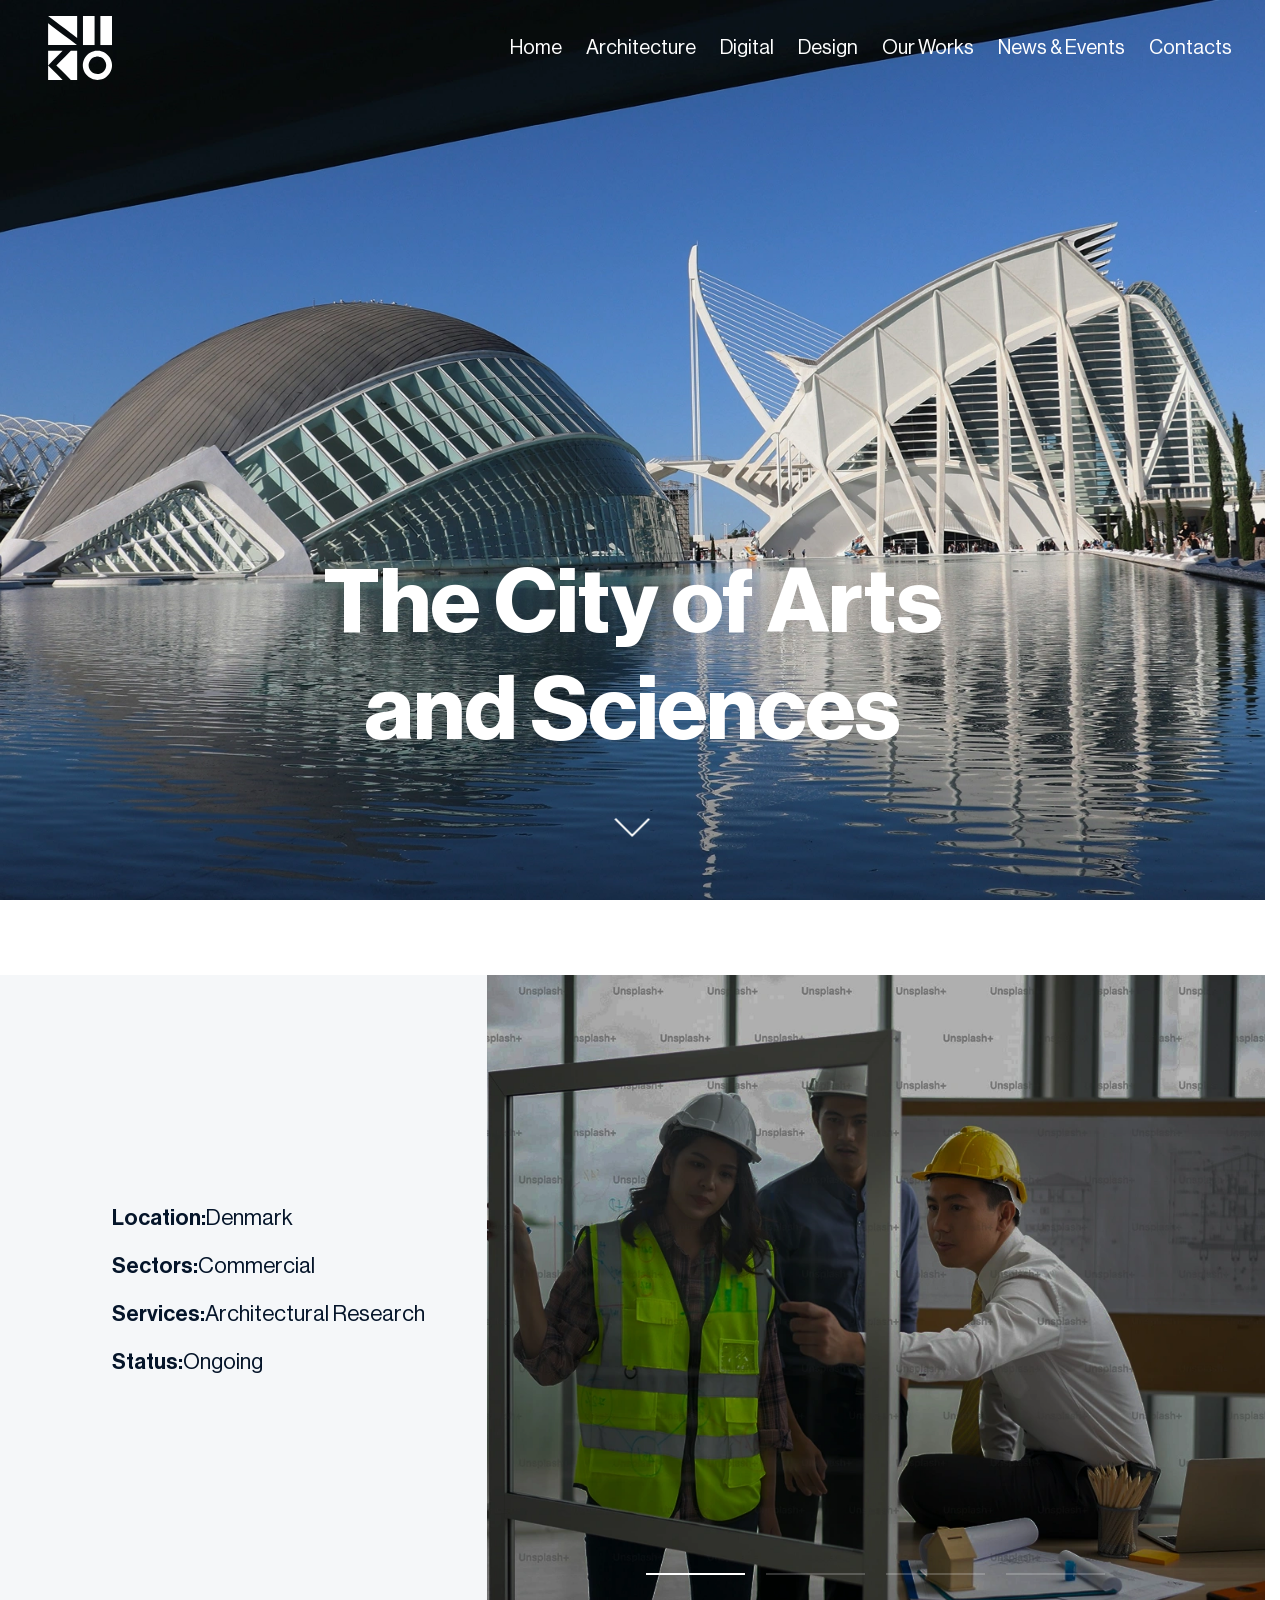
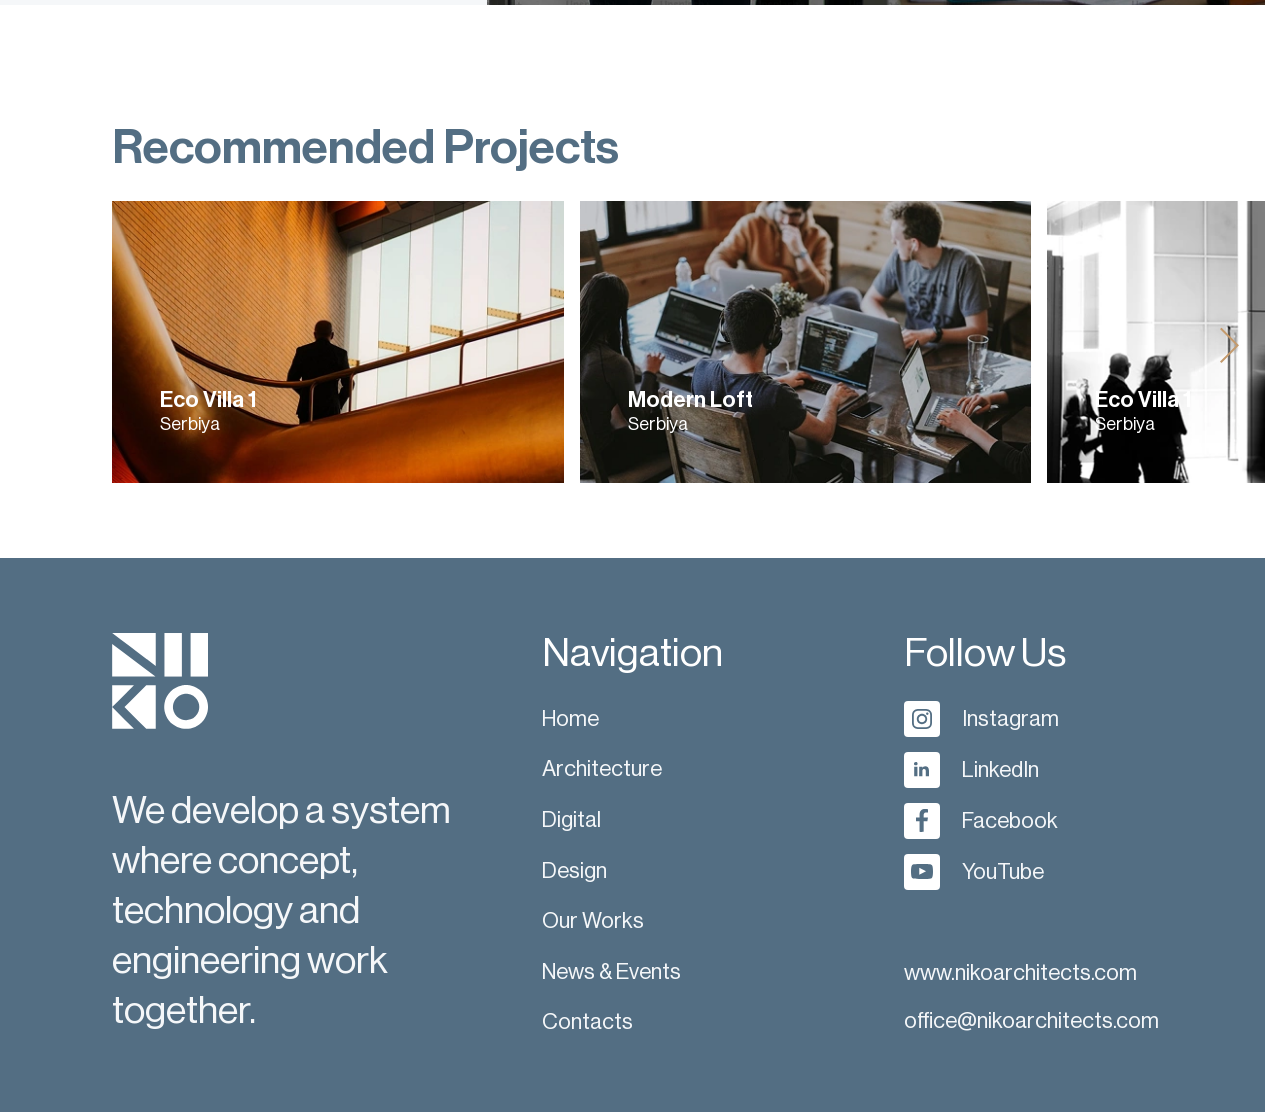
<file: project.html>
<!DOCTYPE html>
<html lang="en">

<head>
  <meta charset="UTF-8">
  <meta name="viewport" content="width=device-width, initial-scale=1.0">
  <!-- 1. SEO: Название проекта + Бренд -->
  <!-- Вместо просто 'Project' используйте схему: [Project Name] | [Category] | Niko -->
  <title>Minimalist Villa in Spain | Residential Architecture | Niko</title>
  <meta name="description"
    content="Detailed overview of the [Project Name]. Explore Niko's approach to sustainable design, spatial planning, and innovative materials in this architectural project.">

  <link rel="canonical" href="https://yourdomain.com">
  <meta property="og:type" content="article"> <!-- Для страницы проекта лучше 'article' -->
  <meta property="og:title" content="[Project Name] by Niko Bureau">
  <meta property="og:description"
    content="A deep dive into our latest architectural project: [Brief focus, e.g., sustainable living].">
  <meta property="og:image" content="https://yourdomain.com">
  <link rel="icon" type="image/x-icon" href="favicon.ico">
  <link rel="stylesheet" href="styles/swiper-bundle.min.css" />
  <link rel="stylesheet" href="styles/styles.css">
</head>


<body class="inner-page">
  <header class="main-header">
    <a href="index.html" class="static-logo" aria-label="Niko Home Page">
      <svg version="1.1" id="Слой_1" xmlns="http://www.w3.org/2000/svg" xmlns:xlink="http://www.w3.org/1999/xlink"
        x="0px" y="0px" viewBox="0 0 500 500" style="enable-background:new 0 0 500 500;" xml:space="preserve"
        role="img">
        <title>Niko Logo</title>
        <g>
          <path class="st0" d="M227.8,0.1v171.2l-45.4-34.2v-0.9h-1.1C123.4,92.6,58.8,43.9,0.9,0.3V0.1H227.8z" />
          <rect x="273.2" y="0.1" class="st0" width="90.7" height="226.8" />
          <rect x="409.3" y="0.1" class="st0" width="90.7" height="226.8" />
          <polygon class="st0" points="46.3,90.9 46.3,91.3 45.7,90.9 	" />
          <polygon class="st0" points="46.3,90.9 46.3,91.3 45.7,90.9 	" />
          <polygon class="st0" points="182.4,136.2 182.4,137.1 181.3,136.2 	" />
          <path class="st0" d="M226.3,227H0.9V57.1C74.1,112.3,153.2,171.9,226.3,227z" />
          <polygon class="st0" points="114.4,272.3 33,353.7 23.6,363.1 0.9,385.8 0.9,272.3 	" />
          <polygon class="st0" points="114.4,499.2 0.9,499.2 0.9,385.8 69,453.8 91.7,476.5 	" />
          <polygon class="st0" points="227.8,272.3 227.8,499.2 178.5,499.2 137.1,457.7 133.2,453.8 87.8,408.4 65.1,385.8 87.8,363.1 
      91.7,359.2 133.1,317.7 178.5,272.3 	" />
          <path class="st0" d="M497.8,363.1c-3.3-16.7-10.2-32.1-20-45.4c-6.5-8.9-14.4-16.8-23.2-23.5c-13.2-10-28.6-17.1-45.4-20.6
      c-2.6-0.5-5.2-1-7.8-1.3c-5-0.7-10.2-1-15.4-1c-5.2,0-10.4,0.4-15.4,1c-2.3,0.3-4.5,0.7-6.8,1.1c-16.7,3.3-32.2,10.3-45.4,20
      c-9.3,6.8-17.4,15-24.2,24.2c-9.8,13.2-16.7,28.6-20,45.4c-0.4,2.2-0.8,4.4-1.1,6.7c-0.7,5.1-1.1,10.2-1.1,15.5s0.4,10.4,1.1,15.5
      c0.3,2.6,0.8,5.2,1.3,7.7c3.5,16.8,10.6,32.2,20.6,45.4c6.7,8.8,14.6,16.6,23.5,23.2c13.2,9.8,28.6,16.7,45.4,20
      c7.2,1.4,14.6,2.2,22.2,2.2c8,0,15.7-0.8,23.2-2.4c16.8-3.5,32.2-10.6,45.4-20.6c8.5-6.4,16-13.9,22.4-22.4
      c10-13.2,17.1-28.6,20.6-45.4c1.6-7.5,2.4-15.3,2.4-23.2C500,377.6,499.3,370.2,497.8,363.1z M450.6,408.4
      c-6.9,19.2-22.1,34.4-41.3,41.3c-7.2,2.6-15.1,4.1-23.2,4.1c-7.8,0-15.2-1.3-22.2-3.7c-19.7-6.7-35.3-22.2-42.4-41.7
      c-1.3-3.6-2.3-7.3-3-11.2c-0.7-3.9-1.1-7.9-1.1-12c0-4.1,0.4-8.1,1.1-12c0.6-3.5,1.5-6.8,2.6-10.1c6.9-20,22.7-35.9,42.8-42.8
      c3.3-1.1,6.7-2,10.1-2.6c3.9-0.7,7.9-1.1,12-1.1s8.1,0.4,12,1.1c3.9,0.7,7.6,1.7,11.2,3c19.5,7,35,22.7,41.7,42.4
      c2.4,7,3.7,14.4,3.7,22.2C454.6,393.4,453.2,401.2,450.6,408.4z" />
        </g>
      </svg>
    </a>
    <nav class="main-nav" role="navigation" aria-label="Main Navigation">
      <ul class="menu-list">
        <li class="menu-item"><a href="index.html" class="menu-link">Home</a></li>
        <li class="menu-item"><a href="architecture.html" class="menu-link"
            title="Architectural Design and Bureau">Architecture</a></li>
        <li class="menu-item"><a href="digital.html" class="menu-link"
            title="Digital Solutions in Architecture">Digital</a></li>
        <li class="menu-item"><a href="design.html" class="menu-link" title="Interior and Industrial Design">Design</a>
        </li>
        <li class="menu-item"><a href="projects.html" class="menu-link">Our Works</a></li>
        <li class="menu-item"><a href="news.html" class="menu-link">News & Events</a></li>
        <li class="menu-item"><a href="contacts.html" class="menu-link">Contacts</a></li>
      </ul>
    </nav>
    <!-- Кнопка Бургер -->
    <button class="mobile-burger" id="burger" aria-label="Open mobile menu" aria-expanded="false">
      <span></span>
      <span></span>
      <span></span>
    </button>
    <!-- Полноэкранное мобильное меню -->
    <div class="mobile-menu" id="mobileMenu" aria-hidden="true">
      <nav class="mobile-nav" aria-label="Mobile Navigation">
        <a href="index.html" class="mobile-link">Home</a>
        <a href="architecture.html" class="mobile-link">Architecture</a>
        <a href="digital.html" class="mobile-link">Digital</a>
        <a href="design.html" class="mobile-link">Design</a>
        <a href="projects.html" class="mobile-link">Our Works</a>
        <a href="news.html" class="mobile-link">News & Events</a>
        <a href="contacts.html" class="mobile-link">Contacts</a>
      </nav>
    </div>
  </header>
  <section class="project-hero">
    <img class="hero__image" src="images/project/hero-bg.webp" alt="The City of Arts and Sciences - Architectural Project by Niko" 
    fetchpriority="high">
    <div class="hero__content project-hero__content">
      <h1 class="hero__title project-hero__title reveal">The City of Arts and Sciences</h1>
    </div>
  </section>
  <section class="details-section" id="details" aria-label="Project details">
    <div class="details-body">
      <div class="details-left">
        <dl class="details-left-menu">
          <div class="details-menu-item"><dt>Location:</dt> <dd>Denmark</dd></div>
          <div class="details-menu-item"><dt>Sectors:</dt> <dd>Commercial</dd></div>
          <div class="details-menu-item"><dt>Services:</dt> <dd>Architectural Research</dd></div>
          <div class="details-menu-item"><dt>Status:</dt> <dd>Ongoing</dd></div>
        </dl>
      </div>
      <div class="details-right swiper details-slider">
        <!-- <div class="details-pagination"></div> -->
        <div class="swiper-wrapper">
          <!-- Слайд 1 -->
          <div class="swiper-slide">
            <div class="details-card">
              <img src="images/about-1.webp" alt="The City of Arts and Sciences - Concept View" loading="lazy">
            </div>
          </div>
          <!-- Слайд 2 -->
          <div class="swiper-slide">
            <div class="details-card">
              <img src="images/about-2.webp" alt="The City of Arts and Sciences - Concept View" loading="lazy">
            </div>
          </div>
          <!-- Слайд 3 -->
          <div class="swiper-slide">
            <div class="details-card">
              <img src="images/about-3.webp" alt="The City of Arts and Sciences - Concept View" loading="lazy">
            </div>
          </div>
          <!-- Слайд 4 -->
          <div class="swiper-slide">
            <div class="details-card">
              <img src="images/about-4.webp" alt="The City of Arts and Sciences - Concept View" loading="lazy">
            </div>
          </div>
        </div>
        <div class="details-pagination" aria-hidden="true"></div>
      </div>
    </div>
  </section>
  <section class="recommended-section" aria-labelledby="recommended-h2">
    <h2 class="recommended-title">Recommended Projects</h2>
    <div class="recommended-slider swiper">
      <!-- <div class="details-pagination"></div> -->
      <div class="swiper-wrapper" id="recommended-wrapper">
        <!-- Сюда прилетят данные из JSON -->
      </div>
      <div class="recommended-nav">
        <button class="swiper-button-prev recommended-button-prev" aria-label="Previous project">
          <svg width="18" height="10" viewBox="0 0 36 20"
            fill="none" aria-hidden="true">
            <path d="M34.6483 0.707135L17.6777 17.6777L0.707172 0.707135" stroke="white" stroke-width="2" />
          </svg></button>
        <button class="swiper-button-next recommended-button-next" aria-label="Next project">
          <svg width="18" height="10" viewBox="0 0 36 20"
            fill="none" aria-hidden="true">
            <path d="M34.6483 0.707135L17.6777 17.6777L0.707172 0.707135" stroke="white" stroke-width="2" />
          </svg></button>
      </div>
    </div>
  </section>

  <footer class="footer">
    <div class="footer__body">
      <div class="footer__col footer__col--1">
        <a class="footer__logo" href="index.html" aria-label="Niko Logo - Back to Home">
          <svg version="1.1" role="img" x="0px" y="0px" viewBox="0 0 500 500" xml:space="preserve">
            <title>Niko Architectural Bureau</title>
            <g>
              <path d="M227.8,0.1v171.2l-45.4-34.2v-0.9h-1.1C123.4,92.6,58.8,43.9,0.9,0.3V0.1H227.8z" />
              <rect x="273.2" y="0.1" width="90.7" height="226.8" />
              <rect x="409.3" y="0.1" width="90.7" height="226.8" />
              <polygon points="46.3,90.9 46.3,91.3 45.7,90.9 	" />
              <polygon points="46.3,90.9 46.3,91.3 45.7,90.9 	" />
              <polygon points="182.4,136.2 182.4,137.1 181.3,136.2 	" />
              <path d="M226.3,227H0.9V57.1C74.1,112.3,153.2,171.9,226.3,227z" />
              <polygon points="114.4,272.3 33,353.7 23.6,363.1 0.9,385.8 0.9,272.3 	" />
              <polygon points="114.4,499.2 0.9,499.2 0.9,385.8 69,453.8 91.7,476.5 	" />
              <polygon points="227.8,272.3 227.8,499.2 178.5,499.2 137.1,457.7 133.2,453.8 87.8,408.4 65.1,385.8 87.8,363.1 
       91.7,359.2 133.1,317.7 178.5,272.3 	" />
              <path d="M497.8,363.1c-3.3-16.7-10.2-32.1-20-45.4c-6.5-8.9-14.4-16.8-23.2-23.5c-13.2-10-28.6-17.1-45.4-20.6
       c-2.6-0.5-5.2-1-7.8-1.3c-5-0.7-10.2-1-15.4-1c-5.2,0-10.4,0.4-15.4,1c-2.3,0.3-4.5,0.7-6.8,1.1c-16.7,3.3-32.2,10.3-45.4,20
       c-9.3,6.8-17.4,15-24.2,24.2c-9.8,13.2-16.7,28.6-20,45.4c-0.4,2.2-0.8,4.4-1.1,6.7c-0.7,5.1-1.1,10.2-1.1,15.5s0.4,10.4,1.1,15.5
       c0.3,2.6,0.8,5.2,1.3,7.7c3.5,16.8,10.6,32.2,20.6,45.4c6.7,8.8,14.6,16.6,23.5,23.2c13.2,9.8,28.6,16.7,45.4,20
       c7.2,1.4,14.6,2.2,22.2,2.2c8,0,15.7-0.8,23.2-2.4c16.8-3.5,32.2-10.6,45.4-20.6c8.5-6.4,16-13.9,22.4-22.4
       c10-13.2,17.1-28.6,20.6-45.4c1.6-7.5,2.4-15.3,2.4-23.2C500,377.6,499.3,370.2,497.8,363.1z M450.6,408.4
       c-6.9,19.2-22.1,34.4-41.3,41.3c-7.2,2.6-15.1,4.1-23.2,4.1c-7.8,0-15.2-1.3-22.2-3.7c-19.7-6.7-35.3-22.2-42.4-41.7
       c-1.3-3.6-2.3-7.3-3-11.2c-0.7-3.9-1.1-7.9-1.1-12c0-4.1,0.4-8.1,1.1-12c0.6-3.5,1.5-6.8,2.6-10.1c6.9-20,22.7-35.9,42.8-42.8
       c3.3-1.1,6.7-2,10.1-2.6c3.9-0.7,7.9-1.1,12-1.1s8.1,0.4,12,1.1c3.9,0.7,7.6,1.7,11.2,3c19.5,7,35,22.7,41.7,42.4
       c2.4,7,3.7,14.4,3.7,22.2C454.6,393.4,453.2,401.2,450.6,408.4z" />
            </g>
          </svg>
        </a>
        <div class="footer__appeal">
          We develop a system where concept, technology and engineering work together.
        </div>
        <!-- Юридический блок (очень важно для Европы) -->
        <!-- <div class="footer__legal-info" style="font-size: 12px; margin-top: 20px; opacity: 0.6;">
          Niko Bureau LTD <br>
          VAT ID: [Your VAT Number] <br>
          Berlin, Germany (или ваш адрес)
        </div> -->
      </div>

      <div class="footer__col">
        <div class="footer__col-title">Navigation</div>
        <ul class="footer__menu-list">
          <li class="footer__menu-item"><a href="index.html" class="footer__menu-link">Home</a></li>
          <li class="footer__menu-item"><a href="architecture.html" class="footer__menu-link">Architecture</a></li>
          <li class="footer__menu-item"><a href="digital.html" class="footer__menu-link">Digital</a></li>
          <li class="footer__menu-item"><a href="design.html" class="footer__menu-link">Design</a></li>
          <li class="footer__menu-item"><a href="projects.html" class="footer__menu-link">Our Works</a></li>
          <li class="footer__menu-item"><a href="news.html" class="footer__menu-link">News & Events</a></li>
          <li class="footer__menu-item"><a href="contacts.html" class="footer__menu-link">Contacts</a></li>
        </ul>
      </div>
      <div class="footer__col">
        <div class="footer__col-title">Follow Us</div>
        <ul class="footer__soc1als-list">
          <li class="footer__soc1als-item">
            <a class="footer__soc1als-link" href="/" target="_blank" rel="noopener" aria-label="Follow us on Instagram">
              <div class="footer__svg-wrapper">
                <svg width="20" height="20" viewBox="0 0 20 20" fill="none" xmlns="http://www.w3.org/2000/svg">
                  <path
                    d="M10 1.80723C12.6506 1.80723 13.0121 1.80723 14.0964 1.80723C15.0602 1.80723 15.5422 2.04819 15.9036 2.16868C16.3855 2.40964 16.747 2.53012 17.1084 2.89157C17.4699 3.25301 17.7108 3.61446 17.8313 4.09639C17.9518 4.45783 18.0723 4.93976 18.1928 5.90362C18.1928 6.98795 18.1928 7.22892 18.1928 10C18.1928 12.7711 18.1928 13.0121 18.1928 14.0964C18.1928 15.0602 17.9518 15.5422 17.8313 15.9036C17.5904 16.3855 17.4699 16.747 17.1084 17.1084C16.747 17.4699 16.3855 17.7108 15.9036 17.8313C15.5422 17.9518 15.0602 18.0723 14.0964 18.1928C13.0121 18.1928 12.7711 18.1928 10 18.1928C7.22892 18.1928 6.98795 18.1928 5.90362 18.1928C4.93976 18.1928 4.45783 17.9518 4.09639 17.8313C3.61446 17.5904 3.25301 17.4699 2.89157 17.1084C2.53012 16.747 2.28916 16.3855 2.16868 15.9036C2.04819 15.5422 1.92771 15.0602 1.80723 14.0964C1.80723 13.0121 1.80723 12.7711 1.80723 10C1.80723 7.22892 1.80723 6.98795 1.80723 5.90362C1.80723 4.93976 2.04819 4.45783 2.16868 4.09639C2.40964 3.61446 2.53012 3.25301 2.89157 2.89157C3.25301 2.53012 3.61446 2.28916 4.09639 2.16868C4.45783 2.04819 4.93976 1.92771 5.90362 1.80723C6.98795 1.80723 7.3494 1.80723 10 1.80723ZM10 0C7.22892 0 6.98795 0 5.90362 0C4.81928 0 4.09639 0.240965 3.49398 0.481928C2.89157 0.722892 2.28916 1.08434 1.68675 1.68675C1.08434 2.28916 0.843374 2.77109 0.481928 3.49398C0.240965 4.09639 0.120482 4.81928 0 5.90362C0 6.98795 0 7.3494 0 10C0 12.7711 0 13.0121 0 14.0964C0 15.1807 0.240965 15.9036 0.481928 16.506C0.722892 17.1084 1.08434 17.7108 1.68675 18.3133C2.28916 18.9157 2.77109 19.1566 3.49398 19.5181C4.09639 19.759 4.81928 19.8795 5.90362 20C6.98795 20 7.3494 20 10 20C12.6506 20 13.0121 20 14.0964 20C15.1807 20 15.9036 19.759 16.506 19.5181C17.1084 19.2771 17.7108 18.9157 18.3133 18.3133C18.9157 17.7108 19.1566 17.2289 19.5181 16.506C19.759 15.9036 19.8795 15.1807 20 14.0964C20 13.0121 20 12.6506 20 10C20 7.3494 20 6.98795 20 5.90362C20 4.81928 19.759 4.09639 19.5181 3.49398C19.2771 2.89157 18.9157 2.28916 18.3133 1.68675C17.7108 1.08434 17.2289 0.843374 16.506 0.481928C15.9036 0.240965 15.1807 0.120482 14.0964 0C13.0121 0 12.7711 0 10 0Z"
                    fill="#536E83" />
                  <path
                    d="M10 4.81928C7.10843 4.81928 4.81928 7.10843 4.81928 10C4.81928 12.8916 7.10843 15.1807 10 15.1807C12.8916 15.1807 15.1807 12.8916 15.1807 10C15.1807 7.10843 12.8916 4.81928 10 4.81928ZM10 13.3735C8.19277 13.3735 6.62651 11.9277 6.62651 10C6.62651 8.19277 8.07229 6.62651 10 6.62651C11.8072 6.62651 13.3735 8.07229 13.3735 10C13.3735 11.8072 11.8072 13.3735 10 13.3735Z"
                    fill="#536E83" />
                  <path
                    d="M15.3012 5.90362C15.9666 5.90362 16.506 5.3642 16.506 4.6988C16.506 4.03339 15.9666 3.49398 15.3012 3.49398C14.6358 3.49398 14.0964 4.03339 14.0964 4.6988C14.0964 5.3642 14.6358 5.90362 15.3012 5.90362Z"
                    fill="#536E83" />
                </svg>
              </div>
              Instagram
            </a>
          </li>
          <li class="footer__soc1als-item">
            <a class="footer__soc1als-link" href="/" target="_blank" rel="noopener" aria-label="Follow us on LinkedIn">
              <div class="footer__svg-wrapper">
                <svg width="15" height="15" viewBox="0 0 15 15" fill="none" xmlns="http://www.w3.org/2000/svg">
                  <path
                    d="M15 8.7444V14.2601H11.7713V9.08072C11.7713 7.80269 11.3004 6.92825 10.157 6.92825C9.28251 6.92825 8.74439 7.53363 8.5426 8.07175C8.47534 8.27354 8.40807 8.5426 8.40807 8.87892V14.2601H5.17937C5.17937 14.2601 5.24664 5.5157 5.17937 4.64126H8.40807V5.98655C8.81166 5.3139 9.61883 4.3722 11.3004 4.3722C13.3856 4.3722 15 5.78475 15 8.7444ZM1.81614 0C0.739908 0 0 0.73991 0 1.68161C0 2.62332 0.672645 3.36323 1.74888 3.36323C2.89238 3.36323 3.56502 2.62332 3.56502 1.68161C3.63229 0.672646 2.95964 0 1.81614 0ZM0.201793 14.2601H3.43049V4.64126H0.201793V14.2601Z"
                    fill="#536E83" />
                </svg>
              </div>
              LinkedIn
            </a>
          </li>
          <li class="footer__soc1als-item">
            <a class="footer__soc1als-link" href="/" target="_blank" rel="noopener" aria-label="Follow us on Facebook">
              <div class="footer__svg-wrapper">
                <svg width="12" height="23" viewBox="0 0 12 23" fill="none" xmlns="http://www.w3.org/2000/svg">
                  <path
                    d="M7.65708 12.3648H11.3793L11.9637 8.56055H7.65632V6.48134C7.65632 4.90099 8.16957 3.49962 9.63891 3.49962H12V0.179741C11.5852 0.123382 10.7078 0 9.04996 0C5.58819 0 3.55867 1.8393 3.55867 6.0297V8.56055H0V12.3648H3.55867V22.821C4.26344 22.9276 4.97729 23 5.71007 23C6.37245 23 7.01893 22.9391 7.65708 22.8522V12.3648Z"
                    fill="#536E83" />
                </svg>
              </div>
              Facebook
            </a>
          </li>
          <li class="footer__soc1als-item">
            <a class="footer__soc1als-link" href="/" target="_blank" rel="noopener" aria-label="Follow us on Youtube">
              <div class="footer__svg-wrapper">
                <svg width="22" height="15" viewBox="0 0 22 15" fill="none" xmlns="http://www.w3.org/2000/svg">
                  <path fill-rule="evenodd" clip-rule="evenodd"
                    d="M2.26249 14.5568C1.87023 14.4408 1.51232 14.2343 1.21896 13.9549C0.925599 13.6754 0.705403 13.3312 0.576947 12.9512C-0.157079 10.9874 -0.374569 2.78693 1.03911 1.16807C1.50961 0.641449 2.17389 0.317218 2.88777 0.265759C6.68024 -0.13232 18.3975 -0.0792426 19.7432 0.398453C20.1217 0.518323 20.4675 0.720256 20.7547 0.989122C21.0419 1.25799 21.263 1.58681 21.4015 1.95096C22.2035 3.98117 22.2307 11.3589 21.2928 13.3095C21.044 13.8173 20.6275 14.2285 20.1102 14.4772C18.6965 15.1672 4.13833 15.1539 2.26249 14.5568ZM8.28422 10.7087L15.0808 7.25869L8.28422 3.78213V10.7087Z"
                    fill="#536E83" />
                </svg>
              </div>
              YouTube
            </a>
          </li>
        </ul>
        <a href="https//www.nikoarchitects.com" class="footer__menu-out-link" target="_blank"
          rel="noopener noreferrer">www.nikoarchitects.com</a>
        <a href="mailto:office@nikoarchitects.com" class="footer__menu-email">office@nikoarchitects.com</a>
      </div>
    </div>
    <!-- <div class="footer__bottom" style="border-top: 1px solid rgba(255,255,255,0.1); padding-top: 20px; margin-top: 40px; display: flex; justify-content: space-between; font-size: 12px;">
      <div class="footer__copy">© 2026 Niko Bureau. All rights reserved.</div>
      <div class="footer__legal-links">
        <a href="privacy.html" style="margin-left: 20px;">Privacy Policy</a>
        <a href="cookies.html" style="margin-left: 20px;">Cookies Policy</a>
      </div>
    </div> -->
  </footer>

  <script src="js/swiper-bundle.min.js"></script>
  <script src="js/common.js"></script>
  <script src="js/project.js"></script>

</body>

</html>
</file>
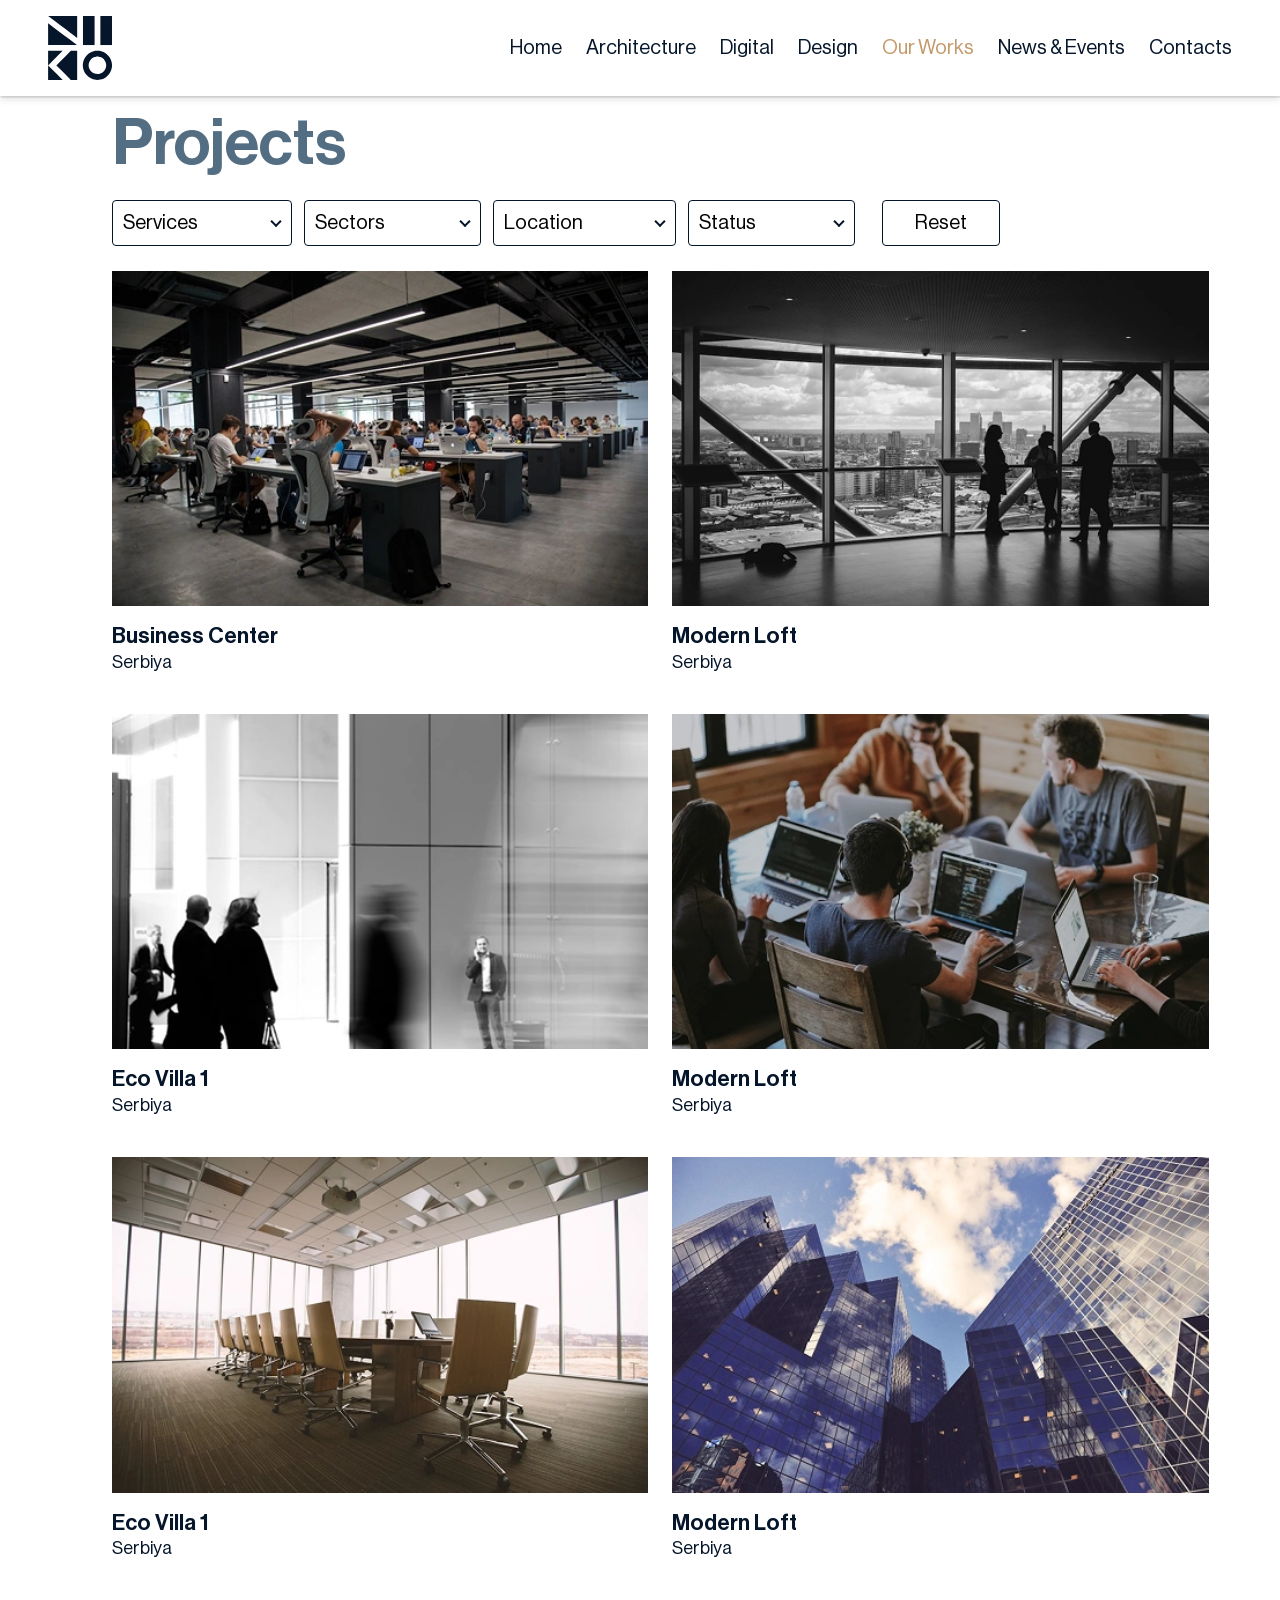
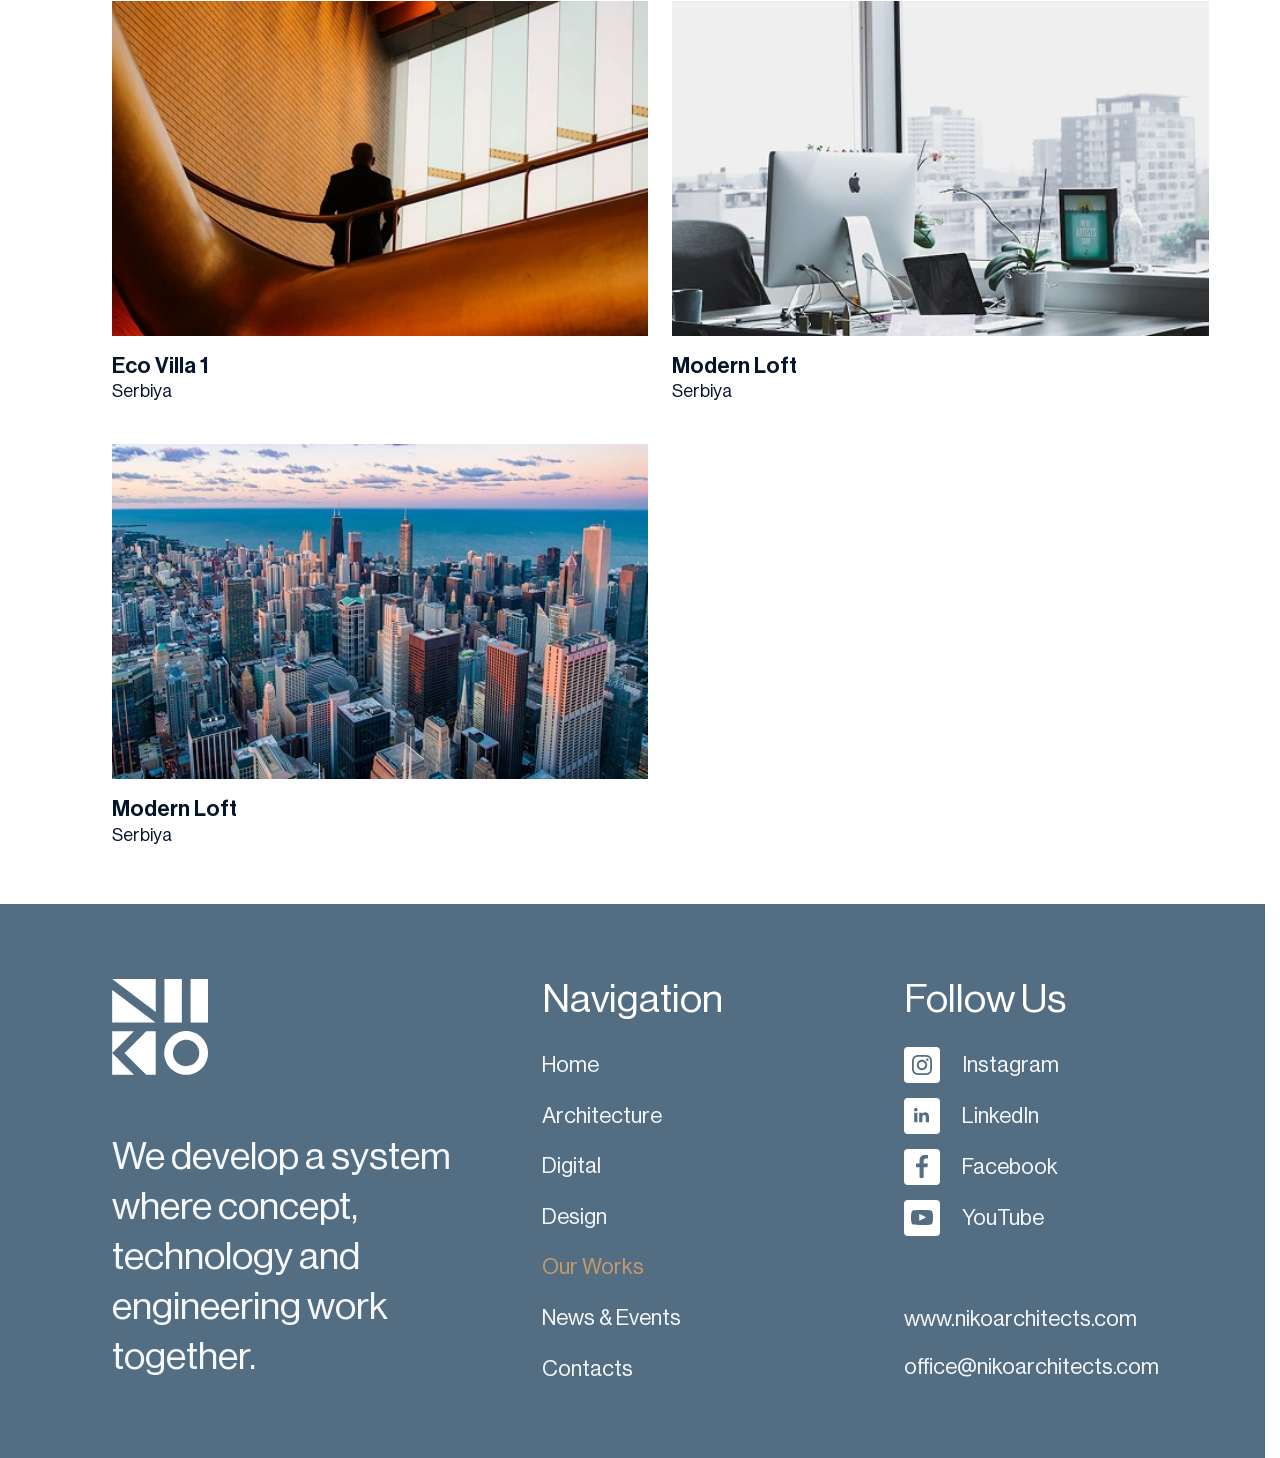
<file: projects.html>
<!DOCTYPE html>
<html lang="en">

<head>
  <meta charset="UTF-8">
  <meta name="viewport" content="width=device-width, initial-scale=1.0">
  <title>Architecture & Design Portfolio | Selected Works by Niko</title>
  <meta name="description" content="Explore Niko's portfolio of innovative architectural projects, digital art, and interior designs. Discover how we bring concepts to life across Europe.">
  <link rel="canonical" href="https://yourdomain.com">
  <meta property="og:type" content="website">
  <meta property="og:title" content="Our Works | Niko Architecture & Design">
  <meta property="og:description" content="A curated collection of our architectural and digital design projects.">
  <meta property="og:image" content="https://yourdomain.com">
  <link rel="icon" type="image/x-icon" href="favicon.ico">
  <link rel="stylesheet" href="styles/swiper-bundle.min.css" />
  <link rel="stylesheet" href="styles/styles.css">
</head>


<body class="inner-page-2">
  <header class="main-header">
    <a href="index.html" class="static-logo" aria-label="Niko Home Page">
      <svg version="1.1" id="Слой_1" xmlns="http://www.w3.org/2000/svg" xmlns:xlink="http://www.w3.org/1999/xlink"
        x="0px" y="0px" viewBox="0 0 500 500" style="enable-background:new 0 0 500 500;" xml:space="preserve" role="img">
        <title>Niko Logo</title>
        <g>
          <path class="st0" d="M227.8,0.1v171.2l-45.4-34.2v-0.9h-1.1C123.4,92.6,58.8,43.9,0.9,0.3V0.1H227.8z" />
          <rect x="273.2" y="0.1" class="st0" width="90.7" height="226.8" />
          <rect x="409.3" y="0.1" class="st0" width="90.7" height="226.8" />
          <polygon class="st0" points="46.3,90.9 46.3,91.3 45.7,90.9 	" />
          <polygon class="st0" points="46.3,90.9 46.3,91.3 45.7,90.9 	" />
          <polygon class="st0" points="182.4,136.2 182.4,137.1 181.3,136.2 	" />
          <path class="st0" d="M226.3,227H0.9V57.1C74.1,112.3,153.2,171.9,226.3,227z" />
          <polygon class="st0" points="114.4,272.3 33,353.7 23.6,363.1 0.9,385.8 0.9,272.3 	" />
          <polygon class="st0" points="114.4,499.2 0.9,499.2 0.9,385.8 69,453.8 91.7,476.5 	" />
          <polygon class="st0" points="227.8,272.3 227.8,499.2 178.5,499.2 137.1,457.7 133.2,453.8 87.8,408.4 65.1,385.8 87.8,363.1 
       91.7,359.2 133.1,317.7 178.5,272.3 	" />
          <path class="st0" d="M497.8,363.1c-3.3-16.7-10.2-32.1-20-45.4c-6.5-8.9-14.4-16.8-23.2-23.5c-13.2-10-28.6-17.1-45.4-20.6
       c-2.6-0.5-5.2-1-7.8-1.3c-5-0.7-10.2-1-15.4-1c-5.2,0-10.4,0.4-15.4,1c-2.3,0.3-4.5,0.7-6.8,1.1c-16.7,3.3-32.2,10.3-45.4,20
       c-9.3,6.8-17.4,15-24.2,24.2c-9.8,13.2-16.7,28.6-20,45.4c-0.4,2.2-0.8,4.4-1.1,6.7c-0.7,5.1-1.1,10.2-1.1,15.5s0.4,10.4,1.1,15.5
       c0.3,2.6,0.8,5.2,1.3,7.7c3.5,16.8,10.6,32.2,20.6,45.4c6.7,8.8,14.6,16.6,23.5,23.2c13.2,9.8,28.6,16.7,45.4,20
       c7.2,1.4,14.6,2.2,22.2,2.2c8,0,15.7-0.8,23.2-2.4c16.8-3.5,32.2-10.6,45.4-20.6c8.5-6.4,16-13.9,22.4-22.4
       c10-13.2,17.1-28.6,20.6-45.4c1.6-7.5,2.4-15.3,2.4-23.2C500,377.6,499.3,370.2,497.8,363.1z M450.6,408.4
       c-6.9,19.2-22.1,34.4-41.3,41.3c-7.2,2.6-15.1,4.1-23.2,4.1c-7.8,0-15.2-1.3-22.2-3.7c-19.7-6.7-35.3-22.2-42.4-41.7
       c-1.3-3.6-2.3-7.3-3-11.2c-0.7-3.9-1.1-7.9-1.1-12c0-4.1,0.4-8.1,1.1-12c0.6-3.5,1.5-6.8,2.6-10.1c6.9-20,22.7-35.9,42.8-42.8
       c3.3-1.1,6.7-2,10.1-2.6c3.9-0.7,7.9-1.1,12-1.1s8.1,0.4,12,1.1c3.9,0.7,7.6,1.7,11.2,3c19.5,7,35,22.7,41.7,42.4
       c2.4,7,3.7,14.4,3.7,22.2C454.6,393.4,453.2,401.2,450.6,408.4z" />
        </g>
      </svg>
    </a>
    <nav class="main-nav" role="navigation" aria-label="Main Navigation">
      <ul class="menu-list">
        <li class="menu-item"><a href="index.html" class="menu-link">Home</a></li>
        <li class="menu-item"><a href="architecture.html" class="menu-link" title="Architectural Design and Bureau">Architecture</a></li>
        <li class="menu-item"><a href="digital.html" class="menu-link" title="Digital Solutions in Architecture">Digital</a></li>
        <li class="menu-item"><a href="design.html" class="menu-link" title="Interior and Industrial Design">Design</a></li>
        <li class="menu-item"><a href="projects.html" class="menu-link">Our Works</a></li>
        <li class="menu-item"><a href="news.html" class="menu-link">News & Events</a></li>
        <li class="menu-item"><a href="contacts.html" class="menu-link">Contacts</a></li>
      </ul>
    </nav>
    <!-- Кнопка Бургер -->
    <button class="mobile-burger" id="burger" aria-label="Open mobile menu" aria-expanded="false">
      <span></span>
      <span></span>
      <span></span>
    </button>
    <!-- Полноэкранное мобильное меню -->
    <div class="mobile-menu" id="mobileMenu" aria-hidden="true">
      <nav class="mobile-nav" aria-label="Mobile Navigation">
        <a href="index.html" class="mobile-link">Home</a>
        <a href="architecture.html" class="mobile-link">Architecture</a>
        <a href="digital.html" class="mobile-link">Digital</a>
        <a href="design.html" class="mobile-link">Design</a>
        <a href="projects.html" class="mobile-link">Our Works</a>
        <a href="news.html" class="mobile-link">News & Events</a>
        <a href="contacts.html" class="mobile-link">Contacts</a>
      </nav>
    </div>
  </header>

  <section class="catalog">
    <h1 class="projects-title title">Projects</h1>
    <div class="complex-filters" role="search" aria-label="Project filters">
      <div class="select-wrapper">
        <span class="select-resizer" aria-hidden="true"></span>
        <label for="filter-services" class="visually-hidden">Filter by Service</label> 
        <select id="filter-services" class="filter-select">
          <option value="all">Services</option>
          <option value="Analysis & Strategy">Analysis & Strategy</option>
          <option value="Concept">Concept</option>
          <option value="Masterplanning">Masterplanning</option>
          <option value="Architectural Research">Architectural Research</option>
          <option value="Generative Design & AI">Generative Design & AI</option>
          <option value="Immersive 3D Modeling">Immersive 3D Modeling</option>
          <option value="3D Visualization & Animation">3D Visualization & Animation</option>
          <option value="VR/AR & Interactive Tours">VR/AR & Interactive Tours</option>
          <option value="Architectural Engineering">Architectural Engineering</option>
          <option value="Interior Design">Interior Design</option>
          <option value="Landscape Design">Landscape Design</option>
          <option value="Project Supervision">Project Supervision</option>
        </select>
      </div>
      <div class="select-wrapper">
        <span class="select-resizer" aria-hidden="true"></span>
        <label for="filter-sectors" class="visually-hidden">Filter by Sector</label>
        <select id="filter-sectors" class="filter-select">
          <option value="all">Sectors</option>
          <option value="Residential">Residential</option>
          <option value="Commercial">Commercial</option>
          <option value="Hospitality">Hospitality</option>
          <option value="Civic and Community">Civic and Community</option>
          <option value="Mixed Use">Mixed Use</option>
          <option value="Office and Workplace">Office and Workplace</option>
          <option value="Logistic and Industrial">Logistic and Industrial</option>
          <option value="Education">Education</option>
          <option value="Sport">Sport</option>
          <option value="Culture">Culture</option>
        </select>
      </div>
      <div class="select-wrapper">
        <span class="select-resizer" aria-hidden="true"></span>
        <label for="filter-location" class="visually-hidden">Filter by Location</label>
        <select id="filter-location" class="filter-select">
          <option value="all">Location</option>
          <option value="Berlin, Germany">Berlin, Germany</option>
          <option value="Paris, France">Paris, France</option>
        </select>
      </div>
      <div class="select-wrapper">
        <span class="select-resizer" aria-hidden="true"></span>
        <label for="filter-status" class="visually-hidden">Filter by Project Status</label>
        <select id="filter-status" class="filter-select">
          <option value="all">Status</option>
          <option value="Ongoing">Ongoing</option>
          <option value="Completed">Completed</option>
        </select>
      </div>
    </div>
    <button id="reset-filters-btn" class="filter-reset-btn" aria-label="Reset all filters">Reset</button>
    <div class="projects-grid" id="projects-grid" role="region" aria-live="polite"></div>
  </section>
  <footer class="footer">
    <div class="footer__body">
      <div class="footer__col footer__col--1">
        <a class="footer__logo" href="index.html" aria-label="Niko Logo - Back to Home">
          <svg version="1.1" role="img" x="0px" y="0px" viewBox="0 0 500 500" xml:space="preserve">
            <title>Niko Architectural Bureau</title>
            <g>
              <path d="M227.8,0.1v171.2l-45.4-34.2v-0.9h-1.1C123.4,92.6,58.8,43.9,0.9,0.3V0.1H227.8z" />
              <rect x="273.2" y="0.1" width="90.7" height="226.8" />
              <rect x="409.3" y="0.1" width="90.7" height="226.8" />
              <polygon points="46.3,90.9 46.3,91.3 45.7,90.9 	" />
              <polygon points="46.3,90.9 46.3,91.3 45.7,90.9 	" />
              <polygon points="182.4,136.2 182.4,137.1 181.3,136.2 	" />
              <path d="M226.3,227H0.9V57.1C74.1,112.3,153.2,171.9,226.3,227z" />
              <polygon points="114.4,272.3 33,353.7 23.6,363.1 0.9,385.8 0.9,272.3 	" />
              <polygon points="114.4,499.2 0.9,499.2 0.9,385.8 69,453.8 91.7,476.5 	" />
              <polygon points="227.8,272.3 227.8,499.2 178.5,499.2 137.1,457.7 133.2,453.8 87.8,408.4 65.1,385.8 87.8,363.1 
       91.7,359.2 133.1,317.7 178.5,272.3 	" />
              <path d="M497.8,363.1c-3.3-16.7-10.2-32.1-20-45.4c-6.5-8.9-14.4-16.8-23.2-23.5c-13.2-10-28.6-17.1-45.4-20.6
       c-2.6-0.5-5.2-1-7.8-1.3c-5-0.7-10.2-1-15.4-1c-5.2,0-10.4,0.4-15.4,1c-2.3,0.3-4.5,0.7-6.8,1.1c-16.7,3.3-32.2,10.3-45.4,20
       c-9.3,6.8-17.4,15-24.2,24.2c-9.8,13.2-16.7,28.6-20,45.4c-0.4,2.2-0.8,4.4-1.1,6.7c-0.7,5.1-1.1,10.2-1.1,15.5s0.4,10.4,1.1,15.5
       c0.3,2.6,0.8,5.2,1.3,7.7c3.5,16.8,10.6,32.2,20.6,45.4c6.7,8.8,14.6,16.6,23.5,23.2c13.2,9.8,28.6,16.7,45.4,20
       c7.2,1.4,14.6,2.2,22.2,2.2c8,0,15.7-0.8,23.2-2.4c16.8-3.5,32.2-10.6,45.4-20.6c8.5-6.4,16-13.9,22.4-22.4
       c10-13.2,17.1-28.6,20.6-45.4c1.6-7.5,2.4-15.3,2.4-23.2C500,377.6,499.3,370.2,497.8,363.1z M450.6,408.4
       c-6.9,19.2-22.1,34.4-41.3,41.3c-7.2,2.6-15.1,4.1-23.2,4.1c-7.8,0-15.2-1.3-22.2-3.7c-19.7-6.7-35.3-22.2-42.4-41.7
       c-1.3-3.6-2.3-7.3-3-11.2c-0.7-3.9-1.1-7.9-1.1-12c0-4.1,0.4-8.1,1.1-12c0.6-3.5,1.5-6.8,2.6-10.1c6.9-20,22.7-35.9,42.8-42.8
       c3.3-1.1,6.7-2,10.1-2.6c3.9-0.7,7.9-1.1,12-1.1s8.1,0.4,12,1.1c3.9,0.7,7.6,1.7,11.2,3c19.5,7,35,22.7,41.7,42.4
       c2.4,7,3.7,14.4,3.7,22.2C454.6,393.4,453.2,401.2,450.6,408.4z" />
            </g>
          </svg>
        </a>
        <div class="footer__appeal">
          We develop a system where concept, technology and engineering work together.
        </div>
        <!-- Юридический блок (очень важно для Европы) -->
        <!-- <div class="footer__legal-info" style="font-size: 12px; margin-top: 20px; opacity: 0.6;">
          Niko Bureau LTD <br>
          VAT ID: [Your VAT Number] <br>
          Berlin, Germany (или ваш адрес)
        </div> -->
      </div>

      <div class="footer__col">
        <div class="footer__col-title">Navigation</div>
        <ul class="footer__menu-list">
          <li class="footer__menu-item"><a href="index.html" class="footer__menu-link">Home</a></li>
          <li class="footer__menu-item"><a href="architecture.html" class="footer__menu-link">Architecture</a></li>
          <li class="footer__menu-item"><a href="digital.html" class="footer__menu-link">Digital</a></li>
          <li class="footer__menu-item"><a href="design.html" class="footer__menu-link">Design</a></li>
          <li class="footer__menu-item"><a href="projects.html" class="footer__menu-link">Our Works</a></li>
          <li class="footer__menu-item"><a href="news.html" class="footer__menu-link">News & Events</a></li>
          <li class="footer__menu-item"><a href="contacts.html" class="footer__menu-link">Contacts</a></li>
        </ul>
      </div>
      <div class="footer__col">
        <div class="footer__col-title">Follow Us</div>
        <ul class="footer__soc1als-list">
          <li class="footer__soc1als-item">
            <a class="footer__soc1als-link" href="/" target="_blank" rel="noopener" aria-label="Follow us on Instagram">
              <div class="footer__svg-wrapper">
                <svg width="20" height="20" viewBox="0 0 20 20" fill="none" xmlns="http://www.w3.org/2000/svg">
                  <path
                    d="M10 1.80723C12.6506 1.80723 13.0121 1.80723 14.0964 1.80723C15.0602 1.80723 15.5422 2.04819 15.9036 2.16868C16.3855 2.40964 16.747 2.53012 17.1084 2.89157C17.4699 3.25301 17.7108 3.61446 17.8313 4.09639C17.9518 4.45783 18.0723 4.93976 18.1928 5.90362C18.1928 6.98795 18.1928 7.22892 18.1928 10C18.1928 12.7711 18.1928 13.0121 18.1928 14.0964C18.1928 15.0602 17.9518 15.5422 17.8313 15.9036C17.5904 16.3855 17.4699 16.747 17.1084 17.1084C16.747 17.4699 16.3855 17.7108 15.9036 17.8313C15.5422 17.9518 15.0602 18.0723 14.0964 18.1928C13.0121 18.1928 12.7711 18.1928 10 18.1928C7.22892 18.1928 6.98795 18.1928 5.90362 18.1928C4.93976 18.1928 4.45783 17.9518 4.09639 17.8313C3.61446 17.5904 3.25301 17.4699 2.89157 17.1084C2.53012 16.747 2.28916 16.3855 2.16868 15.9036C2.04819 15.5422 1.92771 15.0602 1.80723 14.0964C1.80723 13.0121 1.80723 12.7711 1.80723 10C1.80723 7.22892 1.80723 6.98795 1.80723 5.90362C1.80723 4.93976 2.04819 4.45783 2.16868 4.09639C2.40964 3.61446 2.53012 3.25301 2.89157 2.89157C3.25301 2.53012 3.61446 2.28916 4.09639 2.16868C4.45783 2.04819 4.93976 1.92771 5.90362 1.80723C6.98795 1.80723 7.3494 1.80723 10 1.80723ZM10 0C7.22892 0 6.98795 0 5.90362 0C4.81928 0 4.09639 0.240965 3.49398 0.481928C2.89157 0.722892 2.28916 1.08434 1.68675 1.68675C1.08434 2.28916 0.843374 2.77109 0.481928 3.49398C0.240965 4.09639 0.120482 4.81928 0 5.90362C0 6.98795 0 7.3494 0 10C0 12.7711 0 13.0121 0 14.0964C0 15.1807 0.240965 15.9036 0.481928 16.506C0.722892 17.1084 1.08434 17.7108 1.68675 18.3133C2.28916 18.9157 2.77109 19.1566 3.49398 19.5181C4.09639 19.759 4.81928 19.8795 5.90362 20C6.98795 20 7.3494 20 10 20C12.6506 20 13.0121 20 14.0964 20C15.1807 20 15.9036 19.759 16.506 19.5181C17.1084 19.2771 17.7108 18.9157 18.3133 18.3133C18.9157 17.7108 19.1566 17.2289 19.5181 16.506C19.759 15.9036 19.8795 15.1807 20 14.0964C20 13.0121 20 12.6506 20 10C20 7.3494 20 6.98795 20 5.90362C20 4.81928 19.759 4.09639 19.5181 3.49398C19.2771 2.89157 18.9157 2.28916 18.3133 1.68675C17.7108 1.08434 17.2289 0.843374 16.506 0.481928C15.9036 0.240965 15.1807 0.120482 14.0964 0C13.0121 0 12.7711 0 10 0Z"
                    fill="#536E83" />
                  <path
                    d="M10 4.81928C7.10843 4.81928 4.81928 7.10843 4.81928 10C4.81928 12.8916 7.10843 15.1807 10 15.1807C12.8916 15.1807 15.1807 12.8916 15.1807 10C15.1807 7.10843 12.8916 4.81928 10 4.81928ZM10 13.3735C8.19277 13.3735 6.62651 11.9277 6.62651 10C6.62651 8.19277 8.07229 6.62651 10 6.62651C11.8072 6.62651 13.3735 8.07229 13.3735 10C13.3735 11.8072 11.8072 13.3735 10 13.3735Z"
                    fill="#536E83" />
                  <path
                    d="M15.3012 5.90362C15.9666 5.90362 16.506 5.3642 16.506 4.6988C16.506 4.03339 15.9666 3.49398 15.3012 3.49398C14.6358 3.49398 14.0964 4.03339 14.0964 4.6988C14.0964 5.3642 14.6358 5.90362 15.3012 5.90362Z"
                    fill="#536E83" />
                </svg>
              </div>
              Instagram
            </a>
          </li>
          <li class="footer__soc1als-item">
            <a class="footer__soc1als-link" href="/" target="_blank" rel="noopener" aria-label="Follow us on LinkedIn">
              <div class="footer__svg-wrapper">
                <svg width="15" height="15" viewBox="0 0 15 15" fill="none" xmlns="http://www.w3.org/2000/svg">
                  <path
                    d="M15 8.7444V14.2601H11.7713V9.08072C11.7713 7.80269 11.3004 6.92825 10.157 6.92825C9.28251 6.92825 8.74439 7.53363 8.5426 8.07175C8.47534 8.27354 8.40807 8.5426 8.40807 8.87892V14.2601H5.17937C5.17937 14.2601 5.24664 5.5157 5.17937 4.64126H8.40807V5.98655C8.81166 5.3139 9.61883 4.3722 11.3004 4.3722C13.3856 4.3722 15 5.78475 15 8.7444ZM1.81614 0C0.739908 0 0 0.73991 0 1.68161C0 2.62332 0.672645 3.36323 1.74888 3.36323C2.89238 3.36323 3.56502 2.62332 3.56502 1.68161C3.63229 0.672646 2.95964 0 1.81614 0ZM0.201793 14.2601H3.43049V4.64126H0.201793V14.2601Z"
                    fill="#536E83" />
                </svg>
              </div>
              LinkedIn
            </a>
          </li>
          <li class="footer__soc1als-item">
            <a class="footer__soc1als-link" href="/" target="_blank" rel="noopener" aria-label="Follow us on Facebook">
              <div class="footer__svg-wrapper">
                <svg width="12" height="23" viewBox="0 0 12 23" fill="none" xmlns="http://www.w3.org/2000/svg">
                  <path
                    d="M7.65708 12.3648H11.3793L11.9637 8.56055H7.65632V6.48134C7.65632 4.90099 8.16957 3.49962 9.63891 3.49962H12V0.179741C11.5852 0.123382 10.7078 0 9.04996 0C5.58819 0 3.55867 1.8393 3.55867 6.0297V8.56055H0V12.3648H3.55867V22.821C4.26344 22.9276 4.97729 23 5.71007 23C6.37245 23 7.01893 22.9391 7.65708 22.8522V12.3648Z"
                    fill="#536E83" />
                </svg>
              </div>
              Facebook
            </a>
          </li>
          <li class="footer__soc1als-item">
            <a class="footer__soc1als-link" href="/" target="_blank" rel="noopener" aria-label="Follow us on Youtube">
              <div class="footer__svg-wrapper">
                <svg width="22" height="15" viewBox="0 0 22 15" fill="none" xmlns="http://www.w3.org/2000/svg">
                  <path fill-rule="evenodd" clip-rule="evenodd"
                    d="M2.26249 14.5568C1.87023 14.4408 1.51232 14.2343 1.21896 13.9549C0.925599 13.6754 0.705403 13.3312 0.576947 12.9512C-0.157079 10.9874 -0.374569 2.78693 1.03911 1.16807C1.50961 0.641449 2.17389 0.317218 2.88777 0.265759C6.68024 -0.13232 18.3975 -0.0792426 19.7432 0.398453C20.1217 0.518323 20.4675 0.720256 20.7547 0.989122C21.0419 1.25799 21.263 1.58681 21.4015 1.95096C22.2035 3.98117 22.2307 11.3589 21.2928 13.3095C21.044 13.8173 20.6275 14.2285 20.1102 14.4772C18.6965 15.1672 4.13833 15.1539 2.26249 14.5568ZM8.28422 10.7087L15.0808 7.25869L8.28422 3.78213V10.7087Z"
                    fill="#536E83" />
                </svg>
              </div>
              YouTube
            </a>
          </li>
        </ul>
        <a href="https//www.nikoarchitects.com" class="footer__menu-out-link" target="_blank"
          rel="noopener noreferrer">www.nikoarchitects.com</a>
        <a href="mailto:office@nikoarchitects.com" class="footer__menu-email">office@nikoarchitects.com</a>
      </div>
    </div>
    <!-- <div class="footer__bottom" style="border-top: 1px solid rgba(255,255,255,0.1); padding-top: 20px; margin-top: 40px; display: flex; justify-content: space-between; font-size: 12px;">
      <div class="footer__copy">© 2026 Niko Bureau. All rights reserved.</div>
      <div class="footer__legal-links">
        <a href="privacy.html" style="margin-left: 20px;">Privacy Policy</a>
        <a href="cookies.html" style="margin-left: 20px;">Cookies Policy</a>
      </div>
    </div> -->
  </footer>
  <script src="js/swiper-bundle.min.js"></script>
  <script src="js/common.js"></script>
  <script src="js/projects.js"></script>
</body>

</html>
</file>
<file: styles/styles.css>
@charset "UTF-8";
/**
  Нормализация блочной модели
 */
*,
::before,
::after {
  box-sizing: border-box;
}

/**
  Убираем внутренние отступы слева тегам списков,
  у которых есть атрибут class
*/
:where(ul, ol):where([class]) {
  padding-left: 0;
}

/**
  Убираем внешние отступы body и двум другим тегам,
  у которых есть атрибут class
*/
body,
:where(blockquote, figure, fieldset):where([class]) {
  margin: 0;
}

/**
  Убираем внешние отступы вертикали нужным тегам,
  у которых есть атрибут class
*/
:where(h1,
h2,
h3,
h4,
h5,
h6,
p,
ul,
ol,
dl):where([class]) {
  margin-block: 0;
}

:where(dd[class]) {
  margin-left: 0;
}

:where(fieldset[class]) {
  padding: 0;
  border: none;
}

/**
  Убираем стандартный маркер маркированному списку,
  у которого есть атрибут class
*/
:where(ul[class]) {
  list-style: none;
}

:where(address[class]) {
  font-style: normal;
}

/**
  Упрощаем работу с изображениями и видео
*/
img,
video {
  display: block;
  max-width: 100%;
  height: auto;
}

/**
  Наследуем свойства шрифт для полей ввода
*/
input,
textarea,
select,
button {
  font: inherit;
}

html {
  /**
    Пригодится в большинстве ситуаций
    (когда, например, нужно будет "прижать" футер к низу сайта)
  */
  height: 100%;
  /**
    Убираем скачок интерфейса по горизонтали
    при появлении / исчезновении скроллбара
  */
  scrollbar-gutter: stable;
}

/**
  Плавный скролл
*/
html {
  scroll-behavior: smooth;
}

body {
  min-height: 100%;
}

/**
  Курсор-рука при наведении на элемент
*/
button,
label {
  cursor: pointer;
}

/**
  Приводим к единому цвету svg-элементы
  (за исключением тех, у которых уже указан
  атрибут fill со значением 'none' или начинается с 'url')
*/
:where([fill]:not([fill=none],
[fill^=url])) {
  fill: currentColor;
}

/**
  Приводим к единому цвету svg-элементы
  (за исключением тех, у которых уже указан
  атрибут stroke со значением 'none')
*/
:where([stroke]:not([stroke=none],
[stroke^=url])) {
  stroke: currentColor;
}

/*
Приводим к единому цвету svg-элементы
*/
svg *[fill] {
  fill: currentColor;
}

svg *[stroke] {
  stroke: currentColor;
}

/**
  Чиним баг задержки смены цвета при взаимодействии с svg-элементами
*/
svg * {
  transition-property: fill, stroke;
}

/**
  Приведение рамок таблиц в классический 'collapse' вид
*/
:where(table) {
  border-collapse: collapse;
  border-color: currentColor;
}

/**
  Удаляем все анимации и переходы для людей,
  которые предпочитают их не использовать
*/
@media (prefers-reduced-motion: reduce) {
  *,
  ::before,
  ::after {
    animation-duration: 0.01ms !important;
    animation-iteration-count: 1 !important;
    transition-duration: 0.01ms !important;
    scroll-behavior: auto !important;
  }
}
@font-face {
  font-family: "Neue Haas Grotesk Display Pro";
  src: url("../fonts/NeueHaasDisplay-Roman.woff2") format("woff2");
  font-weight: 400;
  font-style: normal;
  font-display: block;
}
@font-face {
  font-family: "Neue Haas Grotesk Display Pro";
  src: url("../fonts/NeueHaasDisplay-RomanItalic.woff2") format("woff2");
  font-weight: 400;
  font-style: italic;
  font-display: block;
}
@font-face {
  font-family: "Neue Haas Grotesk Display Pro";
  src: url("../fonts/NeueHaasDisplay-Mediu.woff2") format("woff2");
  font-weight: 500;
  font-style: normal;
  font-display: block;
}
@font-face {
  font-family: "Neue Haas Grotesk Display Pro";
  src: url("../fonts/NeueHaasDisplay-Bold.woff2") format("woff2");
  font-weight: 700;
  font-style: normal;
  font-display: block;
}
@font-face {
  font-family: "Neue Haas Grotesk Display Pro";
  src: url("../fonts/NeueHaasDisplay-Black.woff2") format("woff2");
  font-weight: 800;
  font-style: normal;
  font-display: block;
}
:root {
  --color-dark-text: #05152a;
  --color-dark-bg: #21344C;
  --color-light: #ffffff;
  --color-light-transp: rgba(255, 255, 255, 0.6);
  --color-gray-bg: #f5f7f9;
  --color-accent: #c49a6c;
  --border: 1px solid var(--color-dark-text);
  --border-radius: 4px;
  --shadow: 0.6px 1.8px rgba(0, 0, 0, .1), 0 3.2px 7.2px rgba(0, 0, 0, .13);
  --font-family-base: 'Neue Haas Grotesk Display Pro', 'Helvetica Neue', Helvetica, Arial, sans-serif;
  --container-width: 1240px;
  --container-padding-x: 20px;
  --section-padding-y: 70px;
  --input-height: 59px;
  --button-height: 68px;
  --transition-duration: 0.2s;
  --transition-speed: 1.2s;
  --timing-function: cubic-bezier(0.19, 0, 0.22, 1);
}
@media (max-width: 1280px) {
  :root {
    --section-padding-y: 50px;
  }
}
@media (max-width: 768px) {
  :root {
    --section-padding-y: 30px;
  }
}

.container {
  max-width: calc(var(--container-width) + var(--container-padding-x) * 2);
  margin-inline: auto;
  padding-inline: var(--container-padding-x);
}

.content-wrapper {
  position: relative;
  z-index: 100000;
  background: #ffffff;
  will-change: transform;
}

.title {
  font-size: clamp(40px, 8vw, 64px);
  font-weight: 500;
  letter-spacing: 0%;
  line-height: 1;
  color: #536e83;
}

.subtitle {
  font-size: 48px;
  font-weight: 400;
  letter-spacing: 0%;
  line-height: 1;
}

.visually-hidden {
  position: absolute !important;
  width: 1px !important;
  height: 1px !important;
  margin: -1px !important;
  border: 0 !important;
  padding: 0 !important;
  white-space: nowrap !important;
  clip-path: inset(100%) !important;
  clip: rect(0 0 0 0) !important;
  overflow: hidden !important;
}

@media (max-width: 768px) {
  .hidden-mobile {
    display: none !important;
  }
}

@media (min-width: 769px) {
  .vizible-mobile {
    display: none !important;
  }
}

* {
  margin: 0;
  padding: 0;
  box-sizing: border-box;
}

body,
html {
  margin: 0;
  padding: 0;
  width: 100%;
  height: auto;
  background: #ffffff;
  color: #05152a;
  letter-spacing: 0;
  scroll-behavior: smooth;
  -webkit-font-smoothing: antialiased;
  -moz-osx-font-smoothing: grayscale;
  text-rendering: optimizeLegibility;
}

body.no-scroll {
  overflow: hidden;
  height: 100vh;
  position: fixed;
  width: 100%;
}

body {
  font-size: clamp(16px, 1.3888888889vw, 20px);
  font-family: var(--font-family-base);
  font-weight: 400;
  color: var(--color-dark);
  background-color: var(--color-light);
}

a {
  text-decoration: none;
  color: inherit;
}

h1, h2, h3, h4, h5 {
  font-weight: 500;
  letter-spacing: 0;
  margin: 0;
}

h1 {
  font-weight: 700;
}

h1 {
  font-size: clamp(43px, 4.1666666667vw, 60px);
}

h2 {
  font-size: clamp(36px, 4.4444444444vw, 64px);
  color: #536e83;
}

h3 {
  font-size: clamp(26px, 2.0833333333vw, 30px);
}

h4 {
  font-size: clamp(18px, 1.3888888889vw, 20px);
}

h5 {
  font-size: clamp(16px, 1.25vw, 18px);
}

.h4 {
  font-size: clamp(18px, 1.3888888889vw, 20px);
}

#projects-grid:empty,
#news-grid:empty {
  min-height: 100vh;
}

.reveal {
  opacity: 0;
  transform: translateY(50px);
  transition: opacity 2s cubic-bezier(0.19, 1, 0.22, 1) 0.3s, transform 2s cubic-bezier(0.19, 1, 0.22, 1) 0.3s;
  will-change: transform, opacity;
}

.reveal.active {
  opacity: 1;
  transform: translateY(0);
}

.reveal-left {
  transform: translateX(-50px);
}

.reveal-left.active {
  transform: translateX(0);
}

.menu-link.active,
.mobile-link.active {
  color: #c49a6c !important;
}

.main-header {
  position: fixed;
  z-index: 11000;
  top: 0;
  left: 0;
  display: flex;
  justify-content: space-between;
  align-items: center;
  padding: 16px 96px;
  width: 100%;
  background: transparent;
  transition: transform 0.3s ease-in-out, background 0.3s ease-in-out, box-shadow 0.3s ease-in-out;
}
@media (max-width: 1280px) {
  .main-header {
    padding: 16px 48px;
  }
}
@media (max-width: 768px) {
  .main-header {
    padding: 16px 16px;
  }
}

.header-logo-place svg {
  width: 64px;
  height: 64px;
  fill: #ffffff;
  transition: fill 0.3s ease-in-out;
}
@media (max-width: 768px) {
  .header-logo-place svg {
    width: 48px;
    height: 48px;
  }
}

.header-logo-place svg:hover {
  fill: #c49a6c;
}

.header-logo-place {
  opacity: 0;
  transition: opacity 0s ease;
  width: 64px;
  height: 64px;
}
@media (max-width: 768px) {
  .header-logo-place {
    width: 48px;
    height: 48px;
  }
}

/* Когда брусок долетел, включаем логотип */
.header-logo-place.is-visible {
  opacity: 1;
}

.home-page .main-header.header-light {
  background: rgb(255, 255, 255);
  box-shadow: 0.6px 1.8px rgba(0, 0, 0, 0.1), 0 3.2px 7.2px rgba(0, 0, 0, 0.13);
  color: #05152a;
}

.home-page .main-header.header-logo-place svg {
  transition: fill 0.3s ease-in-out;
}

.home-page .main-header.header-light .header-logo-place svg {
  fill: #05152a;
}

.home-page .main-header.header-light .header-logo-place svg:hover {
  fill: #c49a6c;
}

.home-page .main-header.header-light .menu-link {
  color: #05152a;
  transition: color 0.3s ease-in-out;
}

.home-page .main-header.header-light .menu-link:hover {
  color: #c49a6c;
}

.home-page .header-light ~ .mobile-burger span,
.home-page .header-light .mobile-burger span {
  background-color: #05152a !important;
}

.home-page .header-hidden {
  transform: translateY(-100%);
}

/* Специальный режим для каталога и внутренних страниц */
.main-header.header-static-light {
  padding: 16px 50px;
  background-color: #ffffff;
  box-shadow: 0.6px 1.8px rgba(0, 0, 0, 0.1), 0 3.2px 7.2px rgba(0, 0, 0, 0.13);
}

.main-header.header-static-light svg {
  fill: #05152a;
}

.main-header.header-static-light .menu-link {
  color: #05152a;
}
.main-header.header-static-light .menu-link:hover {
  color: #c49a6c;
}
.main-header.header-static-light .menu-link:focus {
  outline: none;
}
.main-header.header-static-light .menu-link:focus-visible {
  outline: 2px solid #05152a;
  outline-offset: 4px;
  border-radius: 2px;
}
.main-header.header-static-light .menu-link:active {
  color: #c49a6c;
}

.main-header.header-static-light .menu-link:hover {
  color: #c49a6c;
}

.main-header.header-static-light .burger-menu span {
  background-color: #05152a !important;
}

.inner-page .main-header .static-logo,
.inner-page-2 .main-header .static-logo {
  width: 64px;
  height: 64px;
  fill: #ffffff;
}
@media (max-width: 768px) {
  .inner-page .main-header .static-logo,
  .inner-page-2 .main-header .static-logo {
    width: 48px;
    height: 48px;
  }
}

.inner-page .main-header .static-logo svg,
.inner-page-2 .main-header .static-logo svg {
  width: 64px;
  height: 64px;
  fill: #ffffff;
  transition: all 0.3s ease-in-out;
}
@media (max-width: 768px) {
  .inner-page .main-header .static-logo svg,
  .inner-page-2 .main-header .static-logo svg {
    width: 48px;
    height: 48px;
  }
}

.inner-page .main-header .static-logo svg:hover,
.inner-page-2 .main-header .static-logo svg:hover {
  fill: #c49a6c;
}

.inner-page .main-header.header-white {
  background: rgb(255, 255, 255);
  box-shadow: 0.6px 1.8px rgba(0, 0, 0, 0.1), 0 3.2px 7.2px rgba(0, 0, 0, 0.13);
  color: #05152a;
}

.inner-page .main-header.header-white .menu-link {
  color: #05152a;
  transition: color 0.3s ease-in-out;
}
.inner-page .main-header.header-white .menu-link:hover {
  color: #c49a6c;
}
.inner-page .main-header.header-white .menu-link:focus {
  outline: none;
}
.inner-page .main-header.header-white .menu-link:focus-visible {
  outline: 2px solid #05152a;
  outline-offset: 4px;
  border-radius: 2px;
}
.inner-page .main-header.header-white .menu-link:active {
  color: #c49a6c;
}

.inner-page .main-header.header-white .static-logo svg {
  width: 64px;
  height: 64px;
  fill: #05152a;
  transition: all 0.3s ease-in-out;
}
@media (max-width: 768px) {
  .inner-page .main-header.header-white .static-logo svg {
    width: 48px;
    height: 48px;
  }
}

.inner-page .main-header.header-white .static-logo svg:hover {
  fill: #c49a6c;
}

.inner-page .header-white ~ .mobile-burger span,
.inner-page .header-white .mobile-burger span {
  background-color: #05152a !important;
}

.inner-page .main-header.header-hidden {
  transform: translateY(-100%);
}

.inner-page-2 .main-header {
  padding: 16px 96px;
}
@media (max-width: 1280px) {
  .inner-page-2 .main-header {
    padding: 16px 48px;
  }
}
@media (max-width: 768px) {
  .inner-page-2 .main-header {
    padding: 16px 24px;
  }
}
@media (max-width: 480px) {
  .inner-page-2 .main-header {
    padding: 16px 16px;
  }
}

.inner-page-2 .main-header .static-logo svg {
  fill: #05152a;
  transition: all 0.3s ease-in-out;
}

.inner-page-2 .main-header .static-logo svg:hover {
  fill: #c49a6c;
}

.inner-page-2 .main-header .mobile-burger span {
  background-color: #05152a;
}

.inner-page-2 .main-header.header-hidden {
  transform: translateY(-100%);
}

.main-nav {
  display: block;
  gap: 50px;
  width: 100%;
  box-sizing: border-box;
  transition: all 0.3s ease-in-out;
}

.menu-list {
  position: relative;
  display: flex;
  justify-content: end;
  align-items: center;
  gap: 24px;
  list-style: none;
  margin: 0;
  padding: 0;
  width: 100%;
}

.menu-link {
  margin: 0;
}

.menu-list a {
  margin: 0;
  pointer-events: auto;
  color: #ffffff;
  text-decoration: none;
  font-size: 22px;
  text-transform: initial;
  will-change: transform;
  transition: color 0.3s ease-in-out;
}
@media (max-width: 1280px) {
  .menu-list a {
    font-size: 20px;
  }
}
@media (max-width: 1024px) {
  .menu-list a {
    font-size: 18px;
  }
}
.menu-list a:hover {
  color: #c49a6c;
}
.menu-list a:focus {
  outline: none;
}
.menu-list a:focus-visible {
  outline: 2px solid #ffffff;
  outline-offset: 4px;
  border-radius: 2px;
}
.menu-list a:active {
  color: #c49a6c;
}

.back-to-top {
  position: fixed;
  bottom: 40px;
  right: 40px;
  width: 50px;
  height: 50px;
  background: rgba(196, 154, 108, 0.6);
  backdrop-filter: blur(5px);
  border: 1px solid rgba(196, 154, 108, 0.9);
  border-radius: 4%;
  display: flex;
  align-items: center;
  justify-content: center;
  cursor: pointer;
  opacity: 0;
  visibility: hidden;
  transition: all 0.4s ease;
  z-index: 10000;
}
@media (max-width: 1280px) {
  .back-to-top {
    display: none;
  }
}
.back-to-top.is-visible {
  opacity: 1;
  visibility: visible;
}
.back-to-top:hover {
  background-color: #c49a6c;
  border-color: #c49a6c;
}
.back-to-top svg {
  width: 20px;
  height: 20px;
  fill: none;
  stroke: #fff;
  stroke-width: 2;
  transition: stroke 0.3s ease;
}
.back-to-top:hover svg {
  stroke: #ffffff;
}

.mobile-burger {
  display: none;
  position: fixed;
  top: 25px;
  right: 24px;
  width: 48px;
  height: 30px;
  flex-direction: column;
  justify-content: space-between;
  align-items: flex-end;
  cursor: pointer;
  z-index: 120000;
  background: none;
  border: none;
}
.mobile-burger span {
  width: 100%;
  height: 2px;
  background: white;
  transition: all 0.3s ease;
}

.inner-page .mobile-burger,
.inner-page-2 .mobile-burger {
  top: 25px;
}

.mobile-menu {
  position: fixed;
  top: 0;
  left: 0;
  width: 100%;
  height: 100%;
  background: #536e83;
  z-index: 13000;
  display: flex;
  justify-content: center;
  align-items: center;
  transform: translateY(-100%);
  visibility: hidden;
  pointer-events: none;
  /* Изначально спрятано вверху */
  transition: transform 0.6s cubic-bezier(0.19, 1, 0.22, 1);
}

.mobile-nav {
  display: flex;
  flex-direction: column;
  gap: 40px;
  text-align: center;
}

.mobile-link {
  color: #fff;
  text-decoration: none;
  font-size: 5vw;
  text-transform: uppercase;
  opacity: 0;
  transform: translateY(20px);
  transition: all 0.4s ease;
}

/* СОСТОЯНИЕ: ОТКРЫТО */
.menu-open .mobile-menu {
  transform: translateY(0);
  visibility: visible;
  pointer-events: auto;
}

.menu-open .mobile-link {
  opacity: 1;
  transform: translateY(0);
  transition-delay: 0.3s;
  /* Задержка появления текста */
}

/* Анимация иконки в крестик */
.menu-open #burger span:nth-child(1) {
  transform: translateY(14px) rotate(45deg);
  background: #fff;
}

.menu-open #burger span:nth-child(2) {
  opacity: 0;
}

.menu-open #burger span:nth-child(3) {
  transform: translateY(-14px) rotate(-45deg);
  background: #fff;
}

/* Адаптив: Показываем бургер только на узких экранах */
@media (max-width: 768px) {
  .mobile-burger {
    display: flex;
  }
  /* Прячем десктопное меню */
  .main-nav {
    display: none;
  }
}
.cube-viewport {
  transition: opacity 0s ease-in-out;
}

.cube-viewport.is-hidden {
  opacity: 0;
  pointer-events: none;
}

.cube-viewport {
  position: fixed;
  z-index: 1000;
  top: 50%;
  left: 50%;
  height: 270px;
  width: 270px;
  transform: translate(-50%, -50%);
  pointer-events: none;
}
@media (max-width: 1280px) {
  .cube-viewport {
    width: 200px;
    height: 200px;
  }
}
@media (max-width: 768px) {
  .cube-viewport {
    width: 120px;
    height: 120px;
  }
}

#hero-cube {
  position: absolute;
  top: 0;
  left: 0;
  z-index: 9999;
  width: 100%;
  height: 270px;
  opacity: 0;
  transition: transform 0.8s ease-in, opacity 1.2s ease-in;
  transform-style: preserve-3d;
  will-change: transform;
}
@media (max-width: 1280px) {
  #hero-cube {
    width: 100%;
    height: 200px;
  }
}
@media (max-width: 768px) {
  #hero-cube {
    width: 100%;
    height: 120px;
  }
}

.show-cube #hero-cube {
  opacity: 1;
}

.side {
  position: absolute;
  inset: 0;
  display: flex;
  align-items: center;
  justify-content: center;
  backface-visibility: hidden;
  -webkit-backface-visibility: hidden;
  transition: opacity 0.5s ease;
}

.active-side {
  transition: all 1.8s cubic-bezier(0.5, 1, 0.22, 1);
}

.side-image {
  width: 270px;
  height: 270px;
}
@media (max-width: 1280px) {
  .side-image {
    width: 200px;
    height: 200px;
  }
}
@media (max-width: 768px) {
  .side-image {
    width: 120px;
    height: 120px;
  }
}

.side-image svg {
  width: 270px;
  height: 270px;
  fill: white;
  transition: fill 0.3s ease-in-out;
}
@media (max-width: 1280px) {
  .side-image svg {
    width: 200px;
    height: 200px;
  }
}
@media (max-width: 768px) {
  .side-image svg {
    width: 120px;
    height: 120px;
  }
}

.side-image--2 {
  width: 720px;
  height: 360px;
}
@media (max-width: 1280px) {
  .side-image--2 {
    width: 532px;
    height: 266px;
  }
}
@media (max-width: 768px) {
  .side-image--2 {
    width: 320px;
    height: 160px;
  }
}

.side-image--2 svg {
  width: 720px;
  height: 360px;
  stroke: #ffffff;
}
@media (max-width: 1280px) {
  .side-image--2 svg {
    width: 532px;
    height: 266px;
  }
}
@media (max-width: 768px) {
  .side-image--2 svg {
    width: 320px;
    height: 160px;
  }
}

.front {
  transform: rotateX(0deg) translateZ(135px);
}
@media (max-width: 1280px) {
  .front {
    transform: rotateX(0deg) translateZ(100px);
  }
}
@media (max-width: 768px) {
  .front {
    transform: rotateX(0deg) translateZ(60px);
  }
}

.bottom {
  transform: rotateX(-90deg) translateZ(135px);
}
@media (max-width: 1280px) {
  .bottom {
    transform: rotateX(-90deg) translateZ(100px);
  }
}
@media (max-width: 768px) {
  .bottom {
    transform: rotateX(-90deg) translateZ(60px);
  }
}

.back {
  transform: rotateX(-180deg) translateZ(135px);
}
@media (max-width: 1280px) {
  .back {
    transform: rotateX(-180deg) translateZ(100px);
  }
}
@media (max-width: 768px) {
  .back {
    transform: rotateX(-180deg) translateZ(60px);
  }
}

.top {
  transform: rotateX(-270deg) translateZ(135px);
}
@media (max-width: 1280px) {
  .top {
    transform: rotateX(-270deg) translateZ(100px);
  }
}
@media (max-width: 768px) {
  .top {
    transform: rotateX(-270deg) translateZ(60px);
  }
}

.front,
.back {
  height: 100%;
  margin: 0;
}

.bottom,
.top {
  margin: 0;
  transition: all 0.8s ease;
}

.slider {
  position: relative;
  z-index: 10;
  height: 530vh;
}

.slide {
  position: fixed;
  top: 0;
  left: 0;
  width: 100%;
  height: 100vh;
  overflow: hidden;
  will-change: clip-path;
}

#slide-1 {
  position: fixed;
  top: 0;
  left: 0;
  width: 100%;
  height: 100vh;
  z-index: 100;
  pointer-events: none;
  will-change: transform;
}

#slide-2 {
  position: fixed;
  top: 0;
  z-index: 4;
}

#slide-3 {
  position: fixed;
  top: 0;
  z-index: 3;
  will-change: transform;
}

#slide-4 {
  position: fixed;
  top: 0;
  z-index: 2;
}

#slide-5 {
  position: fixed;
  top: 0;
  z-index: 1;
}

.slide-content {
  perspective: 2000px;
  width: 100vw;
  height: 100vh;
  display: flex;
  justify-content: center;
}

.image-container {
  position: absolute;
  top: 0;
  left: 0;
  width: 100%;
  height: 100%;
  overflow: hidden;
  z-index: 0;
}

.image-container img {
  width: 100%;
  height: 120%;
  -o-object-fit: cover;
     object-fit: cover;
  aspect-ratio: auto;
  /* filter: brightness(0.8); */
  transform: translate3d(0, 0, 0);
  will-change: transform;
}

.reveal-content {
  display: flex;
  flex-direction: column;
  align-items: flex-end;
}
@media (max-width: 480px) {
  .reveal-content {
    align-items: center;
  }
}

.reveal-title {
  font-size: 144px;
  font-size: clamp(64px, 12vw, 144px);
  font-weight: 700;
  line-height: 1.1;
  letter-spacing: 0%;
  color: white;
  text-transform: initial;
  text-align: center;
  transition: none !important;
}

.reveal-link {
  display: flex;
  align-items: center;
  justify-content: flex-start;
  flex-direction: row;
  gap: 18px;
  border-radius: 4px;
  padding-block: 10px;
  padding-inline: 12px;
  font-size: 22px;
  line-height: 1;
  color: #fff;
  border: 1px solid transparent;
  transition: all 0.3s ease-in-out;
}
@media (max-width: 1024px) {
  .reveal-link {
    font-size: 18px;
  }
}
@media (max-width: 480px) {
  .reveal-link {
    margin-left: 24px;
    font-size: 16px;
  }
}
.reveal-link svg {
  width: 12px;
  height: 24px;
}
@media (max-width: 1024px) {
  .reveal-link svg {
    width: 10px;
    height: 20px;
  }
}
@media (max-width: 480px) {
  .reveal-link svg {
    width: 8px;
    height: 16px;
  }
}
.reveal-link:hover {
  color: #c49a6c;
  border: 1px solid #c49a6c;
}
.reveal-link:focus {
  outline: none;
}
.reveal-link:focus-visible {
  outline: 2px solid #ffffff;
  outline-offset: 4px;
  border-radius: 2px;
}
.reveal-link:active {
  color: #c49a6c;
}

.slide-content--5 {
  padding-left: max(112px, (100vw - 1024px) / 3.73);
  padding-right: 96px;
  justify-content: flex-end;
}
@media (max-width: 1024px) {
  .slide-content--5 {
    padding-left: max(16px, (100vw - 375px) / 5.79);
    padding-right: 16px;
    justify-content: center;
  }
}

.reveal-content--5 {
  justify-content: center;
  max-width: 990px;
}

.reveal-title--5 {
  color: #ffffff;
  font-size: clamp(36px, 6vw, 64px);
  font-weight: 700;
}

.about-section {
  padding: max(64px, (100vw - 375px) / 12.07) max(16px, (100vw - 375px) / 16.09) max(32px, (100vw - 375px) / 22.14) max(112px, (100vw - 1024px) / 3.73);
}
@media (max-width: 1024px) {
  .about-section {
    padding-left: max(16px, (100vw - 375px) / 5.79);
  }
}
@media (max-width: 768px) {
  .about-section {
    padding-right: 0;
  }
}
.about-title {
  margin-bottom: max(32px, (100vw - 375px) / 22.14);
}
.about-body {
  display: flex;
  margin: 0 auto;
  height: auto;
}
.about-right {
  flex: 1;
  width: 100%;
  display: flex;
  flex-direction: column;
  justify-content: center;
}
@media (max-width: 1024px) {
  .about-right {
    display: none;
  }
}
.about-list {
  list-style: none;
  padding: 0;
  display: flex;
  flex-direction: column;
  align-items: flex-start;
  gap: 22px;
  overflow: hidden;
}
.about-item {
  position: relative;
  cursor: pointer;
  font-size: 22px;
  transition: all 0.3s ease-in-out;
}
.about-item.active {
  color: #c49a6c;
  padding-left: 48px;
  /* Небольшой сдвиг активного пункта */
}
.about-item::before {
  content: "";
  position: absolute;
  top: 50%;
  transform: translate(0, -50%);
  left: -24px;
  width: 8px;
  height: 8px;
  border-radius: 50%;
  transition: all 0.3s ease-in-out;
  background-color: #c49a6c;
  opacity: 0;
}
.about-item.active::before {
  left: 24px;
  background-color: #c49a6c;
  opacity: 1;
}
.about-left {
  flex: 2;
  position: relative;
}
.about-slider {
  position: relative;
  overflow: hidden;
}
.about-card {
  height: 100%;
  position: relative;
  overflow: hidden;
}
.about-card img {
  width: 100%;
  aspect-ratio: 16/10;
  height: 60vh;
  -o-object-fit: cover;
     object-fit: cover;
  -o-object-position: center;
     object-position: center;
}
@media (max-width: 1024px) {
  .about-card img {
    height: 60vh;
  }
}
@media (max-width: 768px) {
  .about-card img {
    filter: brightness(0.7);
  }
}
.about-card-overlay {
  position: absolute;
  top: 50%;
  left: 50%;
  transform: translate(-50%, -50%);
  color: #fff;
  width: 70%;
}
@media (max-width: 1280px) {
  .about-card-overlay {
    width: 80%;
  }
}
@media (max-width: 768px) {
  .about-card-overlay {
    width: 90%;
  }
}
.about-card-overlay h3 {
  margin-bottom: 22px;
  font-size: 48px;
  font-weight: 400;
}
@media (max-width: 768px) {
  .about-card-overlay h3 {
    font-size: clamp(32px, 6vw, 48px);
  }
}
.about-card-overlay p {
  font-size: 22px;
  font-weight: 400;
  line-height: 1.3;
}
@media (max-width: 768px) {
  .about-card-overlay p {
    font-size: clamp(16px, 4vw, 22px);
    line-height: 1.5;
    letter-spacing: 2%;
  }
}
.about-nav {
  position: absolute;
  top: calc(50% - 20px);
  left: 0;
  width: 100%;
  display: flex;
  justify-content: space-between;
}
@media (max-width: 768px) {
  .about-nav {
    display: none;
  }
}

.swiper-button-prev.about-button-prev,
.swiper-button-next.about-button-next {
  margin: 0;
  width: 40px;
  height: 40px;
  color: #c49a6c;
  display: flex;
  align-items: center;
  justify-content: center;
  cursor: pointer;
}

.swiper-button-prev.about-button-prev svg path,
.swiper-button-next.about-button-next svg path {
  stroke: #c49a6c;
  transition: all 0.3s ease;
}

.swiper-button-prev.about-button-prev svg:hover path,
.swiper-button-next.about-button-next svg:hover path {
  stroke: #ffffff;
}

.swiper-button-prev.about-button-prev::after,
.swiper-button-next.about-button-next::after {
  display: none;
}

.swiper-button-prev.about-button-prev {
  left: 0;
  transform: rotate(90deg);
}

.swiper-button-next.about-button-next {
  right: 0;
  transform: rotate(270deg);
}
@media (max-width: 1280px) {
  .swiper-button-next.about-button-next {
    right: 0;
  }
}

.about-button-prev:hover,
.about-button-next:hover {
  color: #ffffff;
}

/* Скрываем верхнюю стрелку на первом слайде и нижнюю на последнем */
.swiper-button-next.about-button-next.swiper-button-disabled,
.swiper-button-prev.about-button-prev.swiper-button-disabled {
  opacity: 0;
  pointer-events: none;
}

.about-pagination {
  position: relative;
  z-index: 5;
  left: 0 !important;
  top: -13% !important;
  width: 60% !important;
  margin: 0 auto;
  transform: translateX(0%) !important;
  display: flex;
  gap: 1vw;
  padding-block: 15px;
}
@media (max-width: 768px) {
  .about-pagination {
    top: -15% !important;
  }
}

.about-pagination .swiper-pagination-bullet {
  position: relative;
  cursor: pointer;
  transition: all 0.3s ease;
  height: 2px;
  width: 100%;
  border-radius: 0;
  background-color: #ffffff;
}
.about-pagination .swiper-pagination-bullet:hover {
  color: #c49a6c;
}
.about-pagination .swiper-pagination-bullet:focus {
  outline: none;
}
.about-pagination .swiper-pagination-bullet:focus-visible {
  outline: 2px solid #ffffff;
  outline-offset: 4px;
  border-radius: 2px;
}

.about-pagination .swiper-pagination-bullet::before {
  content: "";
  position: absolute;
  top: 50%;
  left: 50%;
  transform: translate(-50%, -50%);
  width: 100%;
  height: 30px;
  background: transparent;
  /* Делаем её невидимой */
}

.projects-section {
  padding: max(32px, (100vw - 375px) / 22.14) 0 max(32px, (100vw - 375px) / 22.14) max(112px, (100vw - 1024px) / 3.73);
  display: flex;
  flex-direction: column;
  background: #ffffff;
  overflow: hidden;
}
@media (max-width: 1024px) {
  .projects-section {
    padding-left: max(16px, (100vw - 375px) / 5.79);
  }
}
@media (max-width: 768px) {
  .projects-section {
    padding-right: 0;
  }
}

.projects-link-page {
  margin-left: auto;
  margin-right: max(16px, (100vw - 375px) / 16.09);
  text-align: center;
  background: none;
  border: 1px solid transparent;
  border-radius: 4px;
  padding: 10px 12px;
  margin-bottom: 16px;
  font-size: 22px;
  transition: all 0.3s ease-in-out;
}
@media (max-width: 768px) {
  .projects-link-page {
    font-size: 16px;
  }
}
.projects-link-page:hover {
  color: #c49a6c;
  border: 1px solid #c49a6c;
  border-radius: 4px;
}
.projects-link-page:focus {
  outline: none;
}
.projects-link-page:focus-visible {
  outline: 2px solid #05152a;
  outline-offset: 4px;
  border-radius: 2px;
}
.projects-link-page:active {
  color: #c49a6c;
}

.projects-container {
  position: relative;
  width: calc(100% + 100px);
  padding: 0;
  overflow: hidden;
  cursor: grab;
  opacity: 0;
  transform: translateY(15px);
  transition: opacity 0.6s ease-in-out, transform 0.6s cubic-bezier(0.25, 0.46, 0.45, 0.94);
}
@media (max-width: 768px) {
  .projects-container {
    width: 100%;
  }
}

.projects-container.swiper-ready {
  opacity: 1;
}

.projects-container:active {
  cursor: grabbing;
}

.projects-container .swiper-slide {
  width: auto;
  height: auto;
  display: flex;
  flex-direction: column;
  transition: transform 0.3s ease;
}

.projects-container .project-item img {
  width: 100%;
  -o-object-fit: cover;
     object-fit: cover;
  -o-object-position: center;
     object-position: center;
  display: block;
  height: 60vh;
}
@media (max-width: 768px) {
  .projects-container .project-item img {
    height: 70vh;
  }
}

.projects-container .project-info {
  transition: all 0.3s ease-in-out;
  padding-block: 24px;
}

.projects-container .project-info h3 {
  font-size: 22px;
  font-weight: 500;
}

.projects-container .project-info p {
  font-size: 18px;
}

/* Скрытое состояние карточки */
.project-item.hide {
  opacity: 0;
  transform: translateY(50px);
  max-width: 0;
  max-height: 0;
  margin: 0;
  padding: 0;
  pointer-events: none;
  visibility: hidden;
}

.project-item {
  transition: all 0.3s ease-in-out;
}
.project-item:focus {
  outline: none;
}
.project-item:focus-visible {
  outline: 2px solid #05152a;
  outline-offset: -1px;
  border-radius: 2px;
}

.project-item:hover .project-info {
  color: #c49a6c;
}

.projects-pagination {
  left: 0 !important;
  width: 100% !important;
  transform: translateX(0%) !important;
  display: flex;
  gap: 1vw;
}

.projects-pagination .swiper-pagination-bullet {
  position: relative;
  cursor: pointer;
  transition: all 0.3s ease;
  height: 2px;
  width: 100%;
  border-radius: 0;
  background-color: #05152a;
}
.projects-pagination .swiper-pagination-bullet:hover {
  background-color: #c49a6c;
}
.projects-pagination .swiper-pagination-bullet:focus {
  outline: none;
}
.projects-pagination .swiper-pagination-bullet:focus-visible {
  outline: 2px solid #05152a;
  outline-offset: 4px;
  border-radius: 2px;
}
.projects-pagination .swiper-pagination-bullet:active {
  color: #c49a6c;
}

.projects-pagination .swiper-pagination-bullet::before {
  content: "";
  position: absolute;
  top: 50%;
  left: 50%;
  transform: translate(-50%, -50%);
  width: 100%;
  height: 30px;
  background: transparent;
}

.news-section {
  padding: max(32px, (100vw - 375px) / 22.14) 0 max(32px, (100vw - 375px) / 22.14) max(112px, (100vw - 1024px) / 3.73);
  display: flex;
  flex-direction: column;
}
@media (max-width: 1024px) {
  .news-section {
    padding-left: max(16px, (100vw - 375px) / 5.79);
  }
}
@media (max-width: 768px) {
  .news-section {
    padding-right: 0;
  }
}

.news-link-page {
  margin-left: auto;
  margin-right: max(16px, (100vw - 375px) / 16.09);
  text-align: center;
  background: none;
  border: 1px solid transparent;
  border-radius: 4px;
  padding: 10px 12px;
  margin-bottom: 16px;
  font-size: 22px;
  transition: all 0.3s ease-in-out;
}
@media (max-width: 768px) {
  .news-link-page {
    font-size: 16px;
  }
}
.news-link-page:hover {
  color: #c49a6c;
  border: 1px solid #c49a6c;
  border-radius: 4px;
}
.news-link-page:focus {
  outline: none;
}
.news-link-page:focus-visible {
  outline: 2px solid #05152a;
  outline-offset: 4px;
  border-radius: 2px;
}
.news-link-page:active {
  color: #c49a6c;
}

.news-container {
  width: 100%;
  display: block;
  overflow: hidden;
  position: relative;
  cursor: grab;
}

.news-pagination {
  left: 0 !important;
  width: 100% !important;
  transform: translateX(0%) !important;
  display: flex;
  gap: 1vw;
  margin-bottom: 15px;
}

.news-pagination .swiper-pagination-bullet {
  position: relative;
  /* Обязательно для позиционирования псевдоэлемента */
  cursor: pointer;
  transition: all 0.3s ease;
  height: 2px;
  width: 100%;
  border-radius: 0;
  background-color: #05152a;
}
.news-pagination .swiper-pagination-bullet:hover {
  background-color: #c49a6c;
}
.news-pagination .swiper-pagination-bullet:focus {
  outline: none;
}
.news-pagination .swiper-pagination-bullet:focus-visible {
  outline: 2px solid #05152a;
  outline-offset: 4px;
  border-radius: 2px;
}
.news-pagination .swiper-pagination-bullet:active {
  color: #c49a6c;
}

.news-pagination .swiper-pagination-bullet::before {
  content: "";
  position: absolute;
  top: 50%;
  left: 50%;
  transform: translate(-50%, -50%);
  width: 100%;
  height: 30px;
  background: transparent;
  /* Делаем её невидимой */
}

.news-container .swiper-slide {
  width: auto;
  height: auto;
  scroll-snap-type: none !important;
  overscroll-behavior-x: none;
}

.news-link {
  display: block;
  position: relative;
  z-index: 1;
  width: 100%;
  height: calc(100% - 10px);
  text-decoration: none;
  color: inherit;
  transition: all 0.3s ease-in-out;
  /* Запрещаем браузерный Drag-эффект для ссылок */
  -webkit-user-drag: none;
  -webkit-user-select: none;
     -moz-user-select: none;
          user-select: none;
  isolation: isolate;
  overflow: hidden;
}
.news-link:focus {
  outline: none;
}
.news-link:focus-visible {
  outline: 2px solid #05152a;
  outline-offset: -1px;
  border-radius: 2px;
}

.news-image {
  display: block;
  width: 100%;
  aspect-ratio: 16/10;
  margin: 0;
  -o-object-fit: cover;
     object-fit: cover;
  pointer-events: none;
  -webkit-user-drag: none;
  transition: all 0.3s ease-in-out;
}

.news-content {
  padding-block: 24px;
  display: flex;
  flex-direction: column;
}

@media (max-width: 1280px) {
  .news-content {
    padding: 0;
    padding-block: 24px;
  }
}
.news-content .news-meta {
  margin-bottom: 16px;
  width: 100%;
  display: flex;
  justify-content: flex-start;
  align-items: center;
  font-style: normal;
  font-weight: 400;
  font-size: 16px;
  line-height: 1.3;
  text-transform: uppercase;
  color: #536e83;
}

.news-content .cats-sep {
  display: block;
  width: 2px;
  height: 24px;
  background-color: #536e83;
  margin-inline: 24px;
}

.news-subtitle {
  margin-bottom: 8px;
  font-weight: 500;
  font-size: 22px;
  line-height: 1;
  text-transform: capitalize;
  color: #05152a;
  transition: all 0.3s ease-in-out;
}

@media (max-width: 768px) {
  .news-subtitle {
    font-size: 20px;
  }
}
.news-content p {
  font-weight: 400;
  font-size: 22px;
  line-height: 1.3;
  color: #05152a;
}

@media (max-width: 768px) {
  .news-content p {
    font-size: 16px;
    line-height: 1.5;
    margin-bottom: 8px;
  }
}
.news-content .readmore {
  height: 36px;
  padding: 10px 10px 8px;
  display: inline-block;
  align-self: flex-end;
  font-weight: 400;
  font-size: 16px;
  line-height: 1;
  text-transform: capitalize;
  color: #05152a;
  border: 1px solid #ffffff;
  border-radius: 8px;
  background: transparent;
  transition: all 0.3s ease-in-out;
}

@media (hover: hover) {
  .news-link:hover .news-content .readmore {
    height: 36px;
    color: #c49a6c;
    border: 1px solid #c49a6c;
    border-radius: 4px;
  }
  .news-link:hover .news-subtitle {
    color: #c49a6c;
  }
  .news-link:hover .news-image {
    transform: scale(1.01) translate(2px, 2px);
  }
}
.hero__image {
  position: relative;
  width: 100%;
  height: 100vh;
  -o-object-fit: cover;
     object-fit: cover;
  -o-object-position: center;
     object-position: center;
}

.hero__content {
  position: absolute;
  top: 40%;
  left: 0;
  padding-inline: max(112px, (100vw - 1024px) / 3.73);
  color: #ffffff;
}
@media (max-width: 1024px) {
  .hero__content {
    padding-inline: max(16px, (100vw - 375px) / 5.79);
  }
}

.hero__title {
  margin-bottom: clamp(0px, 4vw, 36px);
  font-size: clamp(48px, 8vw, 96px);
}

.concept {
  padding: max(64px, (100vw - 375px) / 12.07) max(16px, (100vw - 375px) / 16.09) max(32px, (100vw - 375px) / 22.14) max(112px, (100vw - 1024px) / 3.73);
}
@media (max-width: 1024px) {
  .concept {
    padding-left: max(16px, (100vw - 375px) / 5.79);
  }
}

.concept__title {
  margin-bottom: max(32px, (100vw - 375px) / 22.14);
}

.concept-grid {
  display: grid;
  grid-template-columns: repeat(2, 1fr);
  gap: 24px;
}

@media (max-width: 1280px) {
  .concept-grid {
    gap: 16px;
  }
}
@media (max-width: 1024px) {
  .concept-grid {
    grid-template-columns: repeat(1, 1fr);
  }
}
@media (max-width: 768px) {
  .concept-grid {
    gap: 8px;
  }
}
.concept-card {
  position: relative;
  overflow: hidden;
  background: #000;
  min-height: 400px;
}

.concept-card__image {
  width: 100%;
  height: 100%;
  aspect-ratio: 16/10;
  -o-object-fit: cover;
     object-fit: cover;
  -o-object-position: center;
     object-position: center;
  transition: transform 0.6s ease, opacity 0.6s ease;
  opacity: 0.7;
  /* background: linear-gradient(to top, rgba(0, 0, 0, 0.6), transparent); */
}

.concept-card__content {
  position: absolute;
  bottom: 0;
  left: 0;
  display: flex;
  flex-direction: column;
  align-items: center;
  width: 100%;
  padding: 100px 20px;
  padding-bottom: max(20px, (100vw - 1024px) / 9);
  transform: translateY(calc(100% - 200px));
  transition: transform 1s cubic-bezier(0.19, 1, 0.22, 1);
}

@media (max-width: 768px) {
  .concept-card__content {
    transform: translateY(20%);
  }
}
.concept-card__title {
  color: #fff;
  margin-bottom: 22px;
  font-weight: 400;
  font-size: clamp(28px, 3vw, 48px);
  line-height: 1;
}
@media (max-width: 1024px) {
  .concept-card__title {
    font-size: clamp(28px, 5vw, 48px);
  }
}

.concept-card__descr {
  padding: 0;
  width: 80%;
  text-align: center;
  transition: opacity 0.4s ease;
  opacity: 0;
}

.concept-card__descr {
  color: rgba(255, 255, 255, 0.7);
  font-size: clamp(18px, 1.5vw, 22px);
  margin-bottom: 10px;
  line-height: 1.3;
}
@media (max-width: 1024px) {
  .concept-card__descr {
    font-size: clamp(16px, 3vw, 22px);
  }
}

.concept-card:hover .concept-card__content {
  transform: translateY(-20%);
}
@media (max-width: 1280px) {
  .concept-card:hover .concept-card__content {
    transform: translateY(-30%);
  }
}
@media (max-width: 1024px) {
  .concept-card:hover .concept-card__content {
    transform: translateY(-40%);
  }
}

.concept-card:hover .concept-card__descr {
  opacity: 1;
}

.concept-card:hover .concept-card__image {
  transform: scale(1.02);
  opacity: 0.4;
}

.meet {
  padding: max(32px, (100vw - 375px) / 22.14) max(16px, (100vw - 375px) / 16.09) max(32px, (100vw - 375px) / 22.14) max(112px, (100vw - 1024px) / 3.73);
  background: rgba(156, 178, 192, 0.1);
}
@media (max-width: 1024px) {
  .meet {
    padding-left: max(16px, (100vw - 375px) / 5.79);
  }
}

.meet__title {
  margin-bottom: max(32px, (100vw - 375px) / 22.14);
}

.meet__content {
  display: grid;
  grid-template-columns: repeat(2, 1fr);
}
@media (max-width: 1024px) {
  .meet__content {
    display: flex;
    flex-direction: column;
  }
}

.meet__content-inner {
  padding-block: 24px;
  padding-right: max(24px, (100vw - 1024px) / 9.33);
  width: 100%;
  height: auto;
}

.meet__quote-wrapper {
  height: 100%;
  display: flex;
  flex-direction: column;
  justify-content: center;
  gap: 24px;
}
@media (max-width: 768px) {
  .meet__quote-wrapper {
    align-items: center;
    padding: 0;
    gap: 8px;
  }
}

.meet__quote-text p {
  max-width: 650px;
  font-style: italic;
  font-weight: 400;
  font-size: clamp(24px, 2vw, 32px);
  line-height: 1.3;
  color: #05152a;
}
@media (max-width: 1024px) {
  .meet__quote-text p {
    font-size: clamp(20px, 4vw, 32px);
  }
}

.meet__quote-author {
  display: flex;
  flex-direction: column;
  align-self: flex-end;
  font-weight: 400;
  font-size: 22px;
  line-height: 1.3;
  color: #05152a;
}
@media (max-width: 768px) {
  .meet__quote-author {
    font-size: 18px;
    text-align: right;
  }
}

.meet__quote-author cite {
  font-weight: 400;
  font-size: 18px;
  line-height: 1.3;
}
@media (max-width: 768px) {
  .meet__quote-author cite {
    font-size: 16px;
    text-align: right;
  }
}

.meet__image {
  aspect-ratio: 16/10;
  -o-object-fit: cover;
     object-fit: cover;
  align-self: center;
}
@media (max-width: 1024px) {
  .meet__image {
    order: -1;
    width: 100%;
    align-self: center;
  }
}

.selected {
  padding-block: max(32px, (100vw - 375px) / 22.14) 0;
}

.selected__wrapper {
  display: flex;
  flex-direction: column;
  gap: max(64px, (100vw - 375px) / 12.07);
}

.selected__title {
  margin-left: max(112px, (100vw - 1024px) / 3.73);
  margin-bottom: max(32px, (100vw - 375px) / 22.14);
}
@media (max-width: 1024px) {
  .selected__title {
    margin-left: max(16px, (100vw - 375px) / 5.79);
  }
}

.selected-card {
  position: relative;
  height: 80vh;
  overflow: hidden;
  display: flex;
  align-items: center;
  justify-content: center;
}
@media (max-width: 768px) {
  .selected-card {
    height: 60vh;
  }
}

.selected-card__content {
  position: absolute;
  top: 0;
  left: 0;
  width: 100%;
  z-index: 2;
  text-align: center;
  display: flex;
  flex-direction: column;
  justify-content: center;
  align-items: center;
  pointer-events: none;
  will-change: transform;
}

.selected-card__link {
  display: flex;
  align-items: center;
  justify-content: flex-start;
  flex-direction: row;
  gap: 18px;
  border-radius: 4px;
  padding-block: 10px;
  padding-inline: 12px;
  font-size: 22px;
  line-height: 1;
  color: #fff;
  border: 1px solid transparent;
  transition: all 0.3s ease-in-out;
  pointer-events: all;
}
@media (max-width: 1024px) {
  .selected-card__link {
    font-size: 18px;
  }
}
@media (max-width: 480px) {
  .selected-card__link {
    font-size: 16px;
  }
}
.selected-card__link svg {
  width: 12px;
  height: 24px;
}
@media (max-width: 1024px) {
  .selected-card__link svg {
    width: 10px;
    height: 20px;
  }
}
@media (max-width: 480px) {
  .selected-card__link svg {
    width: 8px;
    height: 16px;
  }
}
.selected-card__link:hover {
  color: #c49a6c;
  border: 1px solid #c49a6c;
}
.selected-card__link:focus {
  outline: none;
}
.selected-card__link:focus-visible {
  outline: 2px solid #ffffff;
  outline-offset: 4px;
  border-radius: 2px;
}
.selected-card__link:active {
  color: #c49a6c;
}

.selected-card__title {
  margin-bottom: 12px;
  font-size: clamp(48px, 8vw, 96px);
  font-weight: 700;
  color: #ffffff;
}

.selected-card__subtitle {
  margin-bottom: 24px;
  font-weight: 400;
  font-size: clamp(28px, 4vw, 48px);
  line-height: 1;
  color: #ffffff;
}
@media (max-width: 1024px) {
  .selected-card__subtitle {
    margin-bottom: 16px;
  }
}
@media (max-width: 1024px) {
  .selected-card__subtitle {
    margin-bottom: 8px;
  }
}

.selected__image {
  position: absolute;
  top: -20%;
  left: 0;
  width: 100%;
  height: 140%;
  -o-object-fit: cover;
     object-fit: cover;
  -o-object-position: center;
     object-position: center;
  z-index: 1;
  will-change: transform;
}

.selected__card.is-visible {
  opacity: 1;
  transform: translateY(0);
}

.catalog {
  padding: max(112px, (100vw - 375px) / 10.43) max(16px, (100vw - 375px) / 16.09) max(32px, (100vw - 375px) / 22.14) max(112px, (100vw - 1024px) / 3.73);
}
@media (max-width: 1024px) {
  .catalog {
    padding-left: max(16px, (100vw - 375px) / 5.79);
  }
}

.inner-page-2 .projects-title {
  margin-bottom: 0;
}

.inner-page-2 .complex-filters {
  margin: 0;
}

.complex-filters {
  display: inline-flex;
  justify-content: start;
  gap: 24px;
  padding: 24px 24px 24px 0;
  font-size: 22px;
  font-weight: 400;
  border-bottom: 1px solid rgba(255, 255, 255, 0.1);
}
@media (max-width: 1280px) {
  .complex-filters {
    font-size: 20px;
    gap: 12px;
  }
}
@media (max-width: 1024px) {
  .complex-filters {
    display: flex; /* Выстраиваем в ряд */
    overflow-x: auto; /* Включаем горизонтальный скролл */
    -webkit-overflow-scrolling: touch; /* Плавный скролл на iOS */
    gap: 10px; /* Отступы между селектами */
    padding: 12px 0; /* Чтобы селекты не прилипали к краям экрана */
    scrollbar-width: none; /* Прячем полосу прокрутки в Firefox */
  }
  .complex-filters::-webkit-scrollbar {
    display: none; /* Прячем полосу прокрутки в Chrome/Safari */
  }
}

.select-wrapper {
  position: relative;
  display: inline-block;
  width: 140px;
  transition: width 0.3s ease; /* Плавность */
}
@media (max-width: 768px) {
  .select-wrapper {
    flex-shrink: 0; /* Чтобы кнопки не сжимались, а сохраняли ширину */
    min-width: 140px; /* Базовая ширина на мобилках чуть меньше */
  }
}

.select-wrapper::after {
  content: "";
  position: absolute;
  top: 50%;
  left: calc(100% - 20px);
  width: 8px;
  height: 8px;
  border-left: 2px solid #05152a;
  border-bottom: 2px solid #05152a;
  transform: translateY(-70%) rotate(-45deg);
  pointer-events: none;
  /* Чтобы клик проходил сквозь стрелку в селект */
  z-index: 5;
  transition: all 0.3s ease-in-out;
}

.filter-select {
  width: 100%;
  appearance: none;
  display: block;
  -webkit-appearance: none;
  -moz-appearance: none;
  font-size: 22px;
  line-height: 1;
  background: transparent;
  box-sizing: border-box;
  border: 1px solid #05152a;
  border-radius: 4px;
  padding: 12px 25px 12px 10px;
  text-overflow: clip; /* Убираем многоточие */
  white-space: nowrap; /* Запрещаем перенос строк */
  overflow: visible; /* Позволяем тексту занимать всё место */
  padding-right: 35px !important; /* Уменьшаем отступ под стрелку, если места мало */
  cursor: pointer;
  transition: all 0.3s ease-in-out;
}
@media (max-width: 1280px) {
  .filter-select {
    padding: 12px 20px 12px 10px;
    font-size: 20px;
  }
}
@media (max-width: 1024px) {
  .filter-select {
    font-size: 18px;
  }
}
@media (max-width: 768px) {
  .filter-select {
    padding: 6px 20px 6px 10px;
  }
}
.filter-select:hover {
  color: #c49a6c;
  border: 1px solid #c49a6c;
  border-radius: 4px;
}
.filter-select:focus {
  outline: none;
}
.filter-select:focus-visible {
  border: 1px solid #05152a;
  box-shadow: none !important; /* На случай, если это тень */
  outline: 1px solid #05152a;
  outline-offset: 0;
  border-radius: 2px;
}
.filter-select:active {
  box-shadow: none !important; /* На случай, если это тень */
  border: 1px solid #05152a;
  outline: 1px solid #05152a;
  outline-offset: 0;
}

.select-wrapper,
.filter-select {
  box-sizing: border-box !important;
}

.select-wrapper:hover::after {
  border-left: 2px solid #c49a6c;
  border-bottom: 2px solid #c49a6c;
}

.filter-select option {
  color: #05152a;
  border: none !important;
  width: -moz-fit-content;
  width: fit-content;
}

.filter-select option:hover {
  border: none;
}

/* Фикс для Firefox */
.filter-select:-moz-focusring {
  color: transparent;
  text-shadow: 0 0 0 #ffffff;
}

/* Стили для самого выпадающего списка */
.filter-select option {
  background-color: #ffffff; /* Твой фирменный цвет */
  color: #05152a; /* Белый текст */
  padding: 10px; /* Внимание: padding в option часто игнорируется браузерами */
}

/* Стили для активного/выбранного элемента (работает не везде) */
.filter-select option:hover {
  background-color: #a37d52 !important;
  color: #ffffff;
}

/* Скрытый элемент для замера */
.select-resizer {
  position: absolute;
  top: 0;
  left: 0;
  visibility: hidden;
  height: 0;
  overflow: hidden;
  white-space: nowrap;
  font-size: 16px;
  font-family: inherit;
  font-weight: inherit;
  padding: 0 15px; /* Те же боковые отступы */
}

.filter-reset-btn {
  display: inline-block;
  background: none;
  border: 1px solid #05152a;
  font-size: 22px;
  line-height: 1;
  border-radius: 4px;
  padding: 12px 32px;
  cursor: pointer;
  transition: all 0.3s ease-in-out;
}
@media (max-width: 1280px) {
  .filter-reset-btn {
    font-size: 20px;
  }
}
@media (max-width: 1024px) {
  .filter-reset-btn {
    font-size: 18px;
    margin-bottom: 12px;
  }
}
@media (max-width: 768px) {
  .filter-reset-btn {
    padding: 6px 24px;
  }
}
.filter-reset-btn:hover {
  color: #c49a6c;
  border: 1px solid #c49a6c;
  border-radius: 4px;
}
.filter-reset-btn:focus {
  outline: none;
}
.filter-reset-btn:focus-visible {
  border: 1px solid #05152a;
  box-shadow: none !important; /* На случай, если это тень */
  outline: 1px solid #05152a;
  outline-offset: 0;
  border-radius: 2px;
}
.filter-reset-btn:active {
  box-shadow: none !important; /* На случай, если это тень */
  border: 1px solid #05152a;
  outline: 1px solid #05152a;
  outline-offset: 0;
}

.no-results {
  width: 100%;
  padding: 60px 20px;
  text-align: center;
  font-size: 24px;
  color: #888;
  border: 1px dashed #ddd;
  border-radius: 10px;
  background: #f9f9f9;
}

.inline-reset-btn {
  margin: 24px;
  padding: 12px 32px;
  border-radius: 4px;
  font-size: 20px;
  cursor: pointer;
}

.projects-grid {
  display: grid;
  /* Автоматически создает колонки не меньше 300px */
  grid-template-columns: repeat(3, 1fr);
  gap: 24px;
  padding: 0;
}
@media (max-width: 1480px) {
  .projects-grid {
    grid-template-columns: repeat(2, 1fr);
  }
}
@media (max-width: 1024px) {
  .projects-grid {
    grid-template-columns: repeat(1, 1fr);
  }
}

.projects-grid .project-item {
  width: 100%;
  display: block !important;
  font-weight: 400;
  line-height: 1.3;
  text-transform: capitalize;
  color: #05152a;
}

.projects-grid .project-info {
  transition: all 0.3s ease-in-out;
  padding-block: 16px;
}

.projects-grid .project-item img {
  width: 100%;
  -o-object-fit: cover;
     object-fit: cover;
  -o-object-position: center;
     object-position: center;
  display: block;
}
@media (max-width: 768px) {
  .projects-grid .project-item img {
    height: 70vh;
  }
}

.projects-grid .project-item h3 {
  font-size: 22px;
  font-weight: 500;
}

.projects-grid .project-item p {
  font-size: 18px;
}

.news-page {
  padding: max(112px, (100vw - 375px) / 10.43) max(16px, (100vw - 375px) / 16.09) max(32px, (100vw - 375px) / 22.14) max(112px, (100vw - 1024px) / 3.73);
}
@media (max-width: 1024px) {
  .news-page {
    padding-left: max(16px, (100vw - 375px) / 5.79);
  }
}

.news-filters {
  padding: 24px 0;
  display: flex;
  gap: 12px;
}
@media (max-width: 1024px) {
  .news-filters {
    padding: 12px 0;
  }
}

.news-filter-btn {
  border: 1px solid #05152a;
  border-radius: 4px;
  background: transparent;
  line-height: 1;
  padding: 12px 24px;
  font-size: 22px;
  cursor: pointer;
  transition: all 0.3s ease-in-out;
}
@media (max-width: 1280px) {
  .news-filter-btn {
    font-size: 20px;
  }
}
@media (max-width: 1024px) {
  .news-filter-btn {
    font-size: 18px;
  }
}
@media (max-width: 768px) {
  .news-filter-btn {
    padding: 6px 12px;
  }
}
.news-filter-btn:hover {
  color: #c49a6c;
  border: 1px solid #c49a6c;
  border-radius: 4px;
}
.news-filter-btn:focus {
  outline: none;
}
.news-filter-btn:focus-visible {
  border: 1px solid #05152a;
  box-shadow: none !important; /* На случай, если это тень */
  outline: 1px solid #05152a;
  outline-offset: 0;
  border-radius: 2px;
}
.news-filter-btn:active {
  box-shadow: none !important; /* На случай, если это тень */
  border: 1px solid #05152a;
  outline: 1px solid #05152a;
  outline-offset: 0;
}

.news-grid {
  display: grid;
  grid-template-columns: repeat(auto-fill, minmax(420px, 1fr));
  gap: 24px;
}
@media (max-width: 768px) {
  .news-grid {
    grid-template-columns: repeat(auto-fill, minmax(342px, 1fr));
  }
}

.news-card-item {
  width: 100%;
  display: block;
  opacity: 0;
  transform: translateY(20px);
  transition: opacity 0.6s ease, transform 0.6s ease;
}

.news-card-item.is-visible {
  opacity: 1;
  transform: translateY(0);
}

.swiper-slide:nth-child(1) .news-card-item.is-visible,
.news-card-item:nth-child(1).is-visible {
  transition-delay: 0.1s;
}

.swiper-slide:nth-child(2) .news-card-item.is-visible,
.news-card-item:nth-child(2).is-visible {
  transition-delay: 0.2s;
}

.swiper-slide:nth-child(3) .news-card-item.is-visible,
.news-card-item:nth-child(3).is-visible {
  transition-delay: 0.3s;
}

.swiper-slide:nth-child(4) .news-card-item.is-visible,
.news-card-item:nth-child(4).is-visible {
  transition-delay: 0.4s;
}

.news-image {
  width: 100%;
  height: auto;
  display: block;
  -o-object-fit: cover;
     object-fit: cover;
}

.project-hero__content {
  top: 75%;
  left: 50%;
  transform: translate(-50%, -50%);
  padding: 0;
  width: 100%;
  display: flex;
  justify-content: center;
}

.project-hero__title {
  position: relative;
  max-width: 700px;
  text-align: center;
  font-size: clamp(48px, 7vw, 96px);
}
@media (max-width: 768px) {
  .project-hero__title {
    max-width: 390px;
  }
}

.project-hero__title::after {
  content: "";
  position: absolute;
  top: 130%;
  left: 50%;
  transform: translate(-50%, -50%);
  width: 36px;
  height: 20px;
  background-image: url(../images/down.svg);
  transition: all 0.3s ease-in-out;
}

.project-hero__title:hover.project-hero__title::after {
  top: 150%;
}

.details-section {
  padding: max(64px, (100vw - 375px) / 12.07) 0 max(32px, (100vw - 375px) / 22.14) 0;
}
@media (max-width: 1024px) {
  .details-section {
    padding-top: 0;
  }
}
@media (max-width: 768px) {
  .details-section {
    padding-bottom: 0;
  }
}

.details-body {
  display: grid;
  grid-template-columns: 1fr 1.6fr;
  margin: 0 auto;
}
@media (max-width: 1024px) {
  .details-body {
    grid-template-columns: repeat(1, 1fr);
  }
}

.details-left {
  width: 100%;
  height: calc(100% - 32px);
  display: flex;
  flex-direction: column;
  justify-content: center;
  background: rgba(156, 178, 192, 0.1);
}
@media (max-width: 1024px) {
  .details-left {
    height: 100%;
  }
}

.details-left-menu {
  display: flex;
  list-style: none;
  padding: 0;
  padding-left: max(112px, (100vw - 1024px) / 3.73);
  flex-direction: column;
  align-items: flex-start;
  gap: 22px;
  opacity: 1;
}
@media (max-width: 1024px) {
  .details-left-menu {
    flex-direction: row;
    flex-wrap: wrap;
    padding: 24px 16px 24px max(16px, (100vw - 375px) / 5.79);
    gap: 16px;
  }
}

.details-menu-item {
  position: relative;
  display: flex;
  font-weight: 400;
  font-size: 22px;
  color: #05152a;
  transition: all 0.4s ease;
  position: relative;
}
@media (max-width: 1024px) {
  .details-menu-item {
    font-size: 18px;
    width: 100%;
  }
}
@media (max-width: 768px) {
  .details-menu-item {
    font-size: 16px;
    width: 100%;
  }
}

.details-menu-item dt {
  font-weight: 500;
}

.details-slider {
  position: relative;
  margin: 0 !important;
  overflow: hidden;
}

.details-card {
  position: relative;
  overflow: hidden;
  height: 70vh;
}

.details-card img {
  width: 100%;
  height: 100%;
  -o-object-fit: cover;
     object-fit: cover;
  display: block;
}
@media (max-width: 768px) {
  .details-card img {
    height: 70vh;
  }
}

.details-pagination {
  position: relative;
  z-index: 5;
  left: 0 !important;
  top: -12% !important;
  width: 60% !important;
  margin: 0 auto;
  transform: translateX(0%) !important;
  display: flex;
  gap: 1vw;
  padding-block: 15px;
}
@media (max-width: 768px) {
  .details-pagination {
    top: -12% !important;
  }
}

.details-pagination .swiper-pagination-bullet {
  position: relative;
  cursor: pointer;
  transition: all 0.3s ease;
  height: 2px;
  width: 100%;
  border-radius: 0;
  background-color: #ffffff;
}
.details-pagination .swiper-pagination-bullet:hover {
  background-color: #c49a6c;
}
.details-pagination .swiper-pagination-bullet:focus {
  outline: none;
}
.details-pagination .swiper-pagination-bullet:focus-visible {
  outline: 2px solid #ffffff;
  outline-offset: 4px;
  border-radius: 2px;
}
.details-pagination .swiper-pagination-bullet:active {
  color: #c49a6c;
}

.details-pagination .swiper-pagination-bullet::before {
  content: "";
  position: absolute;
  top: 50%;
  left: 50%;
  transform: translate(-50%, -50%);
  width: 100%;
  height: 30px;
  background: transparent;
  /* Делаем её невидимой */
}

.details-nav {
  position: absolute;
  top: calc(50% - 20px);
  left: 0;
  width: 100%;
  display: flex;
  justify-content: space-between;
}

.swiper-button-prev.details-button-prev,
.swiper-button-next.details-button-next {
  margin: 0;
  width: 40px;
  height: 40px;
  color: #c49a6c;
  display: flex;
  align-items: center;
  justify-content: center;
  cursor: pointer;
}

.swiper-button-prev.details-button-prev {
  transform: rotate(90deg);
}

.swiper-button-next.details-button-next {
  transform: rotate(270deg);
}

.swiper-button-prev.details-button-prev::after,
.swiper-button-next.details-button-next::after {
  display: none;
}

.swiper-button-prev.details-button-prev svg path,
.swiper-button-next.details-button-next svg path {
  stroke: #c49a6c;
  transition: all 0.3s ease;
}

.swiper-button-prev.details-button-prev svg:hover path,
.swiper-button-next.details-button-next svg:hover path {
  stroke: #ffffff;
}

.recommended-section {
  padding: max(32px, (100vw - 375px) / 22.14) 0 max(64px, (100vw - 375px) / 12.07) max(112px, (100vw - 1024px) / 3.73);
}
@media (max-width: 1024px) {
  .recommended-section {
    padding-left: max(16px, (100vw - 375px) / 5.79);
  }
}

.recommended-title {
  font-size: clamp(28px, 10vw, 48px);
  margin-bottom: 24px;
  font-weight: 500;
}
@media (max-width: 768px) {
  .recommended-title {
    margin-bottom: 12px;
  }
}

.recommended-slider .swiper-slide {
  overflow: hidden;
}

.recommended-slider .project-item {
  position: relative;
  overflow: hidden;
}

.recommended-slider .project-item img {
  width: 100%;
  height: 100%;
  aspect-ratio: 16/10;
  -o-object-fit: cover;
     object-fit: cover;
  display: block;
  transition: all 0.3s ease-in-out;
}
@media (max-width: 768px) {
  .recommended-slider .project-item img {
    height: 40vh;
  }
}
.recommended-slider .project-item img:focus {
  outline: none;
}
.recommended-slider .project-item img:focus-visible {
  outline: 2px solid #05152a;
  outline-offset: 4px;
  border-radius: 2px;
}

.recommended-slider .project-item:hover img {
  transform: scale(1.1);
}

.recommended-slider .project-info {
  position: absolute;
  left: 48px;
  bottom: 48px;
  width: -moz-fit-content;
  width: fit-content;
  min-width: 180px;
  color: #ffffff;
  transition: all 0.3s ease-in-out;
}

.recommended-slider .project-info h3 {
  font-size: 22px;
  font-weight: 500;
}

.recommended-slider .project-info p {
  font-size: 18px;
}

@media (max-width: 768px) {
  .recommended-nav {
    display: none;
  }
}

.recommended-slider:hover .swiper-button-prev.recommended-button-prev,
.recommended-slider:hover .swiper-button-next.recommended-button-next {
  background: #c49a6c;
  opacity: 0.8;
}
.recommended-slider:hover .swiper-button-prev.recommended-button-prev path,
.recommended-slider:hover .swiper-button-next.recommended-button-next path {
  stroke: #ffffff;
  transition: all 0.3s ease;
}

.recommended-slider .swiper-button-prev.swiper-button-disabled,
.recommended-slider .swiper-button-next.swiper-button-disabled {
  opacity: 0 !important;
}

.swiper-button-prev.recommended-button-prev,
.swiper-button-next.recommended-button-next {
  width: 50px;
  height: 50px;
  background: none;
  border: none;
  border-radius: 4;
  transform: rotate(90deg);
  transition: all 0.3s ease-in-out;
}
.swiper-button-prev.recommended-button-prev:hover,
.swiper-button-next.recommended-button-next:hover {
  background: #c49a6c;
  opacity: 0.6;
}
.swiper-button-prev.recommended-button-prev:hover path,
.swiper-button-next.recommended-button-next:hover path {
  stroke: #ffffff;
  transition: all 0.3s ease;
}
.swiper-button-prev.recommended-button-prev:focus,
.swiper-button-next.recommended-button-next:focus {
  outline: none;
}
.swiper-button-prev.recommended-button-prev:focus-visible,
.swiper-button-next.recommended-button-next:focus-visible {
  outline: 2px solid #ffffff;
  outline-offset: 4px;
  border-radius: 2px;
}
.swiper-button-prev.recommended-button-prev:active,
.swiper-button-next.recommended-button-next:active {
  color: #c49a6c;
}

.swiper-button-next.recommended-button-next {
  transform: rotate(270deg);
}

.swiper-button-prev.recommended-button-prev::after,
.swiper-button-next.recommended-button-next::after {
  display: none;
}

.swiper-button-prev.recommended-button-prev svg,
.swiper-button-next.recommended-button-next svg {
  width: 36px;
  height: 20px;
}
.swiper-button-prev.recommended-button-prev svg path,
.swiper-button-next.recommended-button-next svg path {
  stroke: #c49a6c;
  transition: all 0.3s ease;
}

.contacts {
  padding: max(112px, (100vw - 375px) / 10.43) 0 max(64px, (100vw - 375px) / 12.07) 0;
}

.contacts__title {
  margin-left: max(112px, (100vw - 1024px) / 3.73);
  margin-bottom: max(32px, (100vw - 375px) / 22.14);
}
@media (max-width: 1024px) {
  .contacts__title {
    margin-left: max(16px, (100vw - 375px) / 5.79);
  }
}

.contacts__inner {
  padding: max(32px, (100vw - 375px) / 22.14) max(16px, (100vw - 375px) / 16.09) max(32px, (100vw - 375px) / 22.14) max(112px, (100vw - 1024px) / 3.73);
  display: grid;
  grid-template-columns: 1.1fr 1.75fr;
  background: #f5f7f9;
}
@media (max-width: 1280px) {
  .contacts__inner {
    grid-template-columns: repeat(2, 1fr);
  }
}
@media (max-width: 1024px) {
  .contacts__inner {
    padding-left: max(16px, (100vw - 375px) / 5.79);
    grid-template-columns: repeat(1, 1fr);
    gap: 32px;
  }
}

.contacts-content {
  display: flex;
  flex-direction: column;
  justify-content: center;
  align-items: flex-start;
  font-size: 22px;
  gap: 8px;
}

.contacts-content__title {
  margin-bottom: 64px;
  font-weight: 500;
  font-size: 32px;
  color: #05152a;
}
@media (max-width: 768px) {
  .contacts-content__title {
    margin-bottom: 32px;
    font-size: 24px;
  }
}

.contacts-content__address {
  margin-bottom: 32px;
  font-size: 22px;
  font-style: normal;
}
@media (max-width: 768px) {
  .contacts-content__address {
    margin-bottom: 16px;
    font-size: 18px;
  }
}

.contacts-content__email {
  margin-bottom: 32px;
}
@media (max-width: 768px) {
  .contacts-content__email {
    margin-bottom: 16px;
    font-size: 18px;
  }
}

.contacts-content__link {
  margin-bottom: 64px;
}
@media (max-width: 768px) {
  .contacts-content__link {
    margin-bottom: 32px;
    font-size: 18px;
  }
}

.contacts-content__email,
.contacts-content__link {
  transition: all 0.3s ease-in-out;
}
.contacts-content__email:hover,
.contacts-content__link:hover {
  color: #c49a6c;
}
.contacts-content__email:focus,
.contacts-content__link:focus {
  outline: none;
}
.contacts-content__email:focus-visible,
.contacts-content__link:focus-visible {
  outline: 2px solid #05152a;
  outline-offset: 4px;
  border-radius: 2px;
}
.contacts-content__email:active,
.contacts-content__link:active {
  color: #c49a6c;
}

.contacts__soc1als-list {
  display: flex;
  gap: 32px;
}

.contacts__soc1als-item {
  width: 40px;
  height: 40px;
}

.contacts__soc1als-link {
  width: 100%;
  height: 100%;
  inset: 0px;
  display: flex;
  align-items: center;
  justify-content: center;
  border-radius: 4px;
  background: #05152a;
  transition: all 0.3s ease-in-out;
}
.contacts__soc1als-link:hover {
  background: #c49a6c;
}
.contacts__soc1als-link:focus {
  outline: none;
}
.contacts__soc1als-link:focus-visible {
  outline: 2px solid #05152a;
  outline-offset: 4px;
  border-radius: 2px;
}
.contacts__soc1als-link:active {
  color: #c49a6c;
}

.contacts__soc1als-link svg path {
  fill: #ffffff;
}

.contacts__image {
  width: 100%;
  height: 100%;
  -o-object-fit: cover;
     object-fit: cover;
  -o-object-position: center;
     object-position: center;
}

.footer {
  background: #536e83;
  padding: max(64px, (100vw - 375px) / 12.07) 0 max(64px, (100vw - 375px) / 12.07) max(112px, (100vw - 1024px) / 3.73);
}
@media (max-width: 1024px) {
  .footer {
    padding-left: max(16px, (100vw - 375px) / 5.79);
  }
}
@media (max-width: 768px) {
  .footer {
    padding-inline: 0;
  }
}

.footer__body {
  display: grid;
  grid-template-columns: repeat(3, 1fr);
  color: var(--color-gray-bg);
  font-size: 22px;
}

@media (max-width: 1024px) {
  .footer__body {
    font-size: 20px;
  }
}
@media (max-width: 768px) {
  .footer__body {
    grid-template-columns: repeat(1, 1fr);
    row-gap: 48px;
    font-size: 20px;
  }
}
.footer__logo {
  display: flex; /* Чтобы точно не было лишних отступов */
  width: 96px;
  height: 96px;
  outline: none;
}

.footer__logo svg {
  width: 100%;
  height: 100%;
  fill: #ffffff; /* Задаем начальный цвет здесь */
  transition: fill 0.3s ease; /* Плавно меняем цвет ТЕКСТА (и логотипа) */
  pointer-events: none;
}

.footer__logo:hover svg {
  fill: #c49a6c;
}

.footer__appeal {
  font-weight: 400;
  font-size: clamp(16px, 3vw, 48px);
  line-height: 1.3;
}
@media (max-width: 1024px) {
  .footer__appeal {
    display: none;
  }
}

@media (max-width: 768px) {
  .footer__col {
    display: flex;
    flex-direction: column;
    align-items: center;
  }
}
.footer__col--1 {
  display: flex;
  flex-direction: column;
  justify-content: space-between;
  min-width: 700px;
  margin-right: 30px;
}
@media (max-width: 1680px) {
  .footer__col--1 {
    min-width: 600px;
  }
}
@media (max-width: 1480px) {
  .footer__col--1 {
    min-width: 500px;
  }
}
@media (max-width: 1280px) {
  .footer__col--1 {
    min-width: 400px;
  }
}
@media (max-width: 1024px) {
  .footer__col--1 {
    min-width: 100px;
    margin: 0;
  }
}

.footer__col-title {
  margin-bottom: 32px;
  font-weight: 400;
  font-size: clamp(40px, 3vw, 48px);
  line-height: 1;
  color: #fff;
}
@media (max-width: 768px) {
  .footer__col-title {
    display: none;
  }
}

.footer__menu-list {
  display: flex;
  flex-direction: column;
  gap: 22px;
}

@media (max-width: 768px) {
  .footer__menu-list {
    align-items: center;
  }
}
.footer__soc1als-list {
  display: flex;
  flex-direction: column;
  gap: 15px;
  margin-top: -4px;
  margin-bottom: 70px;
}

.footer__menu-link {
  transition: all 0.3s ease-in-out;
  font-size: 22px;
  line-height: 1.3;
}
.footer__menu-link:hover {
  color: #c49a6c;
}
.footer__menu-link:focus {
  outline: none;
}
.footer__menu-link:focus-visible {
  outline: 2px solid #ffffff;
  outline-offset: 4px;
  border-radius: 2px;
}
.footer__menu-link:active {
  color: #c49a6c;
}
.footer__menu-link.active {
  color: #c49a6c !important;
}

.footer__svg-wrapper {
  transition: all 0.3s ease-in-out;
}

.footer__soc1als-link {
  display: flex;
  width: -moz-fit-content;
  width: fit-content;
  align-items: center;
  gap: 22px;
  font-size: 22px;
  transition: all 0.3s ease-in-out;
}
.footer__soc1als-link:hover {
  color: #c49a6c;
}
.footer__soc1als-link:hover .footer__svg-wrapper {
  background-color: #c49a6c;
}
.footer__soc1als-link:hover svg path {
  fill: #ffffff;
  transition: all 0.3s ease-in-out;
}
.footer__soc1als-link:focus {
  outline: none;
}
.footer__soc1als-link:focus-visible {
  outline: 2px solid #ffffff;
  outline-offset: 4px;
  border-radius: 2px;
}
.footer__soc1als-link:active {
  color: #c49a6c;
}
.footer__soc1als-link:active .footer__svg-wrapper {
  background-color: #c49a6c;
}
.footer__soc1als-link:active svg path {
  fill: #ffffff;
  transition: all 0.3s ease-in-out;
}

.footer__svg-wrapper {
  width: 36px;
  height: 36px;
  display: flex;
  align-items: center;
  justify-content: center;
  border-radius: 4px;
  background-color: #fff;
}

.footer__soc1als-link svg path {
  fill: #536e83;
  transition: all 0.3s ease-in-out;
}

.footer__menu-email {
  transition: all 0.3s ease-in-out;
}
.footer__menu-email:focus-visible {
  outline: 2px solid #ffffff;
  outline-offset: 4px;
  border-radius: 2px;
}
.footer__menu-email:hover {
  color: #c49a6c;
}
.footer__menu-email:active {
  color: #c49a6c;
}

.footer__menu-out-link {
  display: block;
  width: -moz-fit-content;
  width: fit-content;
  transition: all 0.3s ease-in-out;
  margin-bottom: 22px;
}
.footer__menu-out-link:hover {
  color: #c49a6c;
}
.footer__menu-out-link:focus {
  outline: none;
}
.footer__menu-out-link:focus-visible {
  outline: 2px solid #ffffff;
  outline-offset: 4px;
  border-radius: 2px;
}
.footer__menu-out-link:active {
  color: #c49a6c;
}/*# sourceMappingURL=styles.css.map */
</file>
